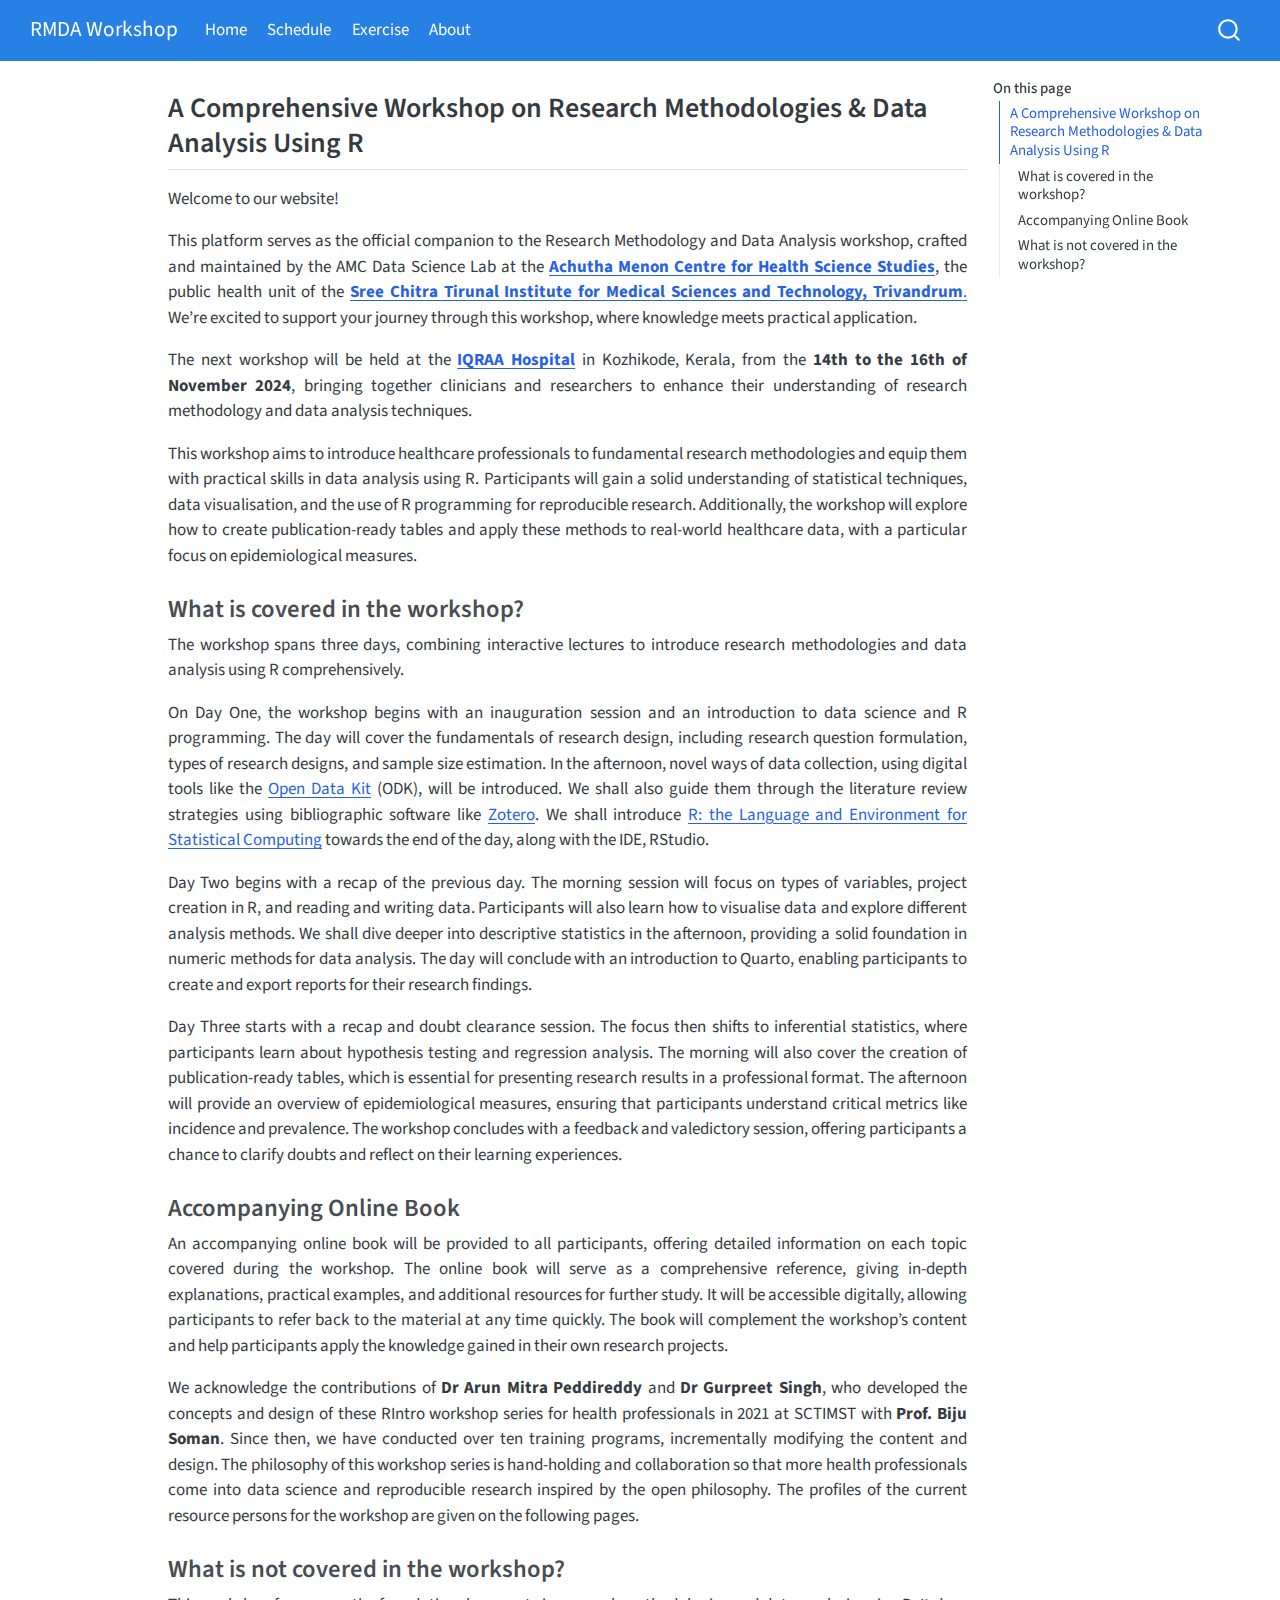
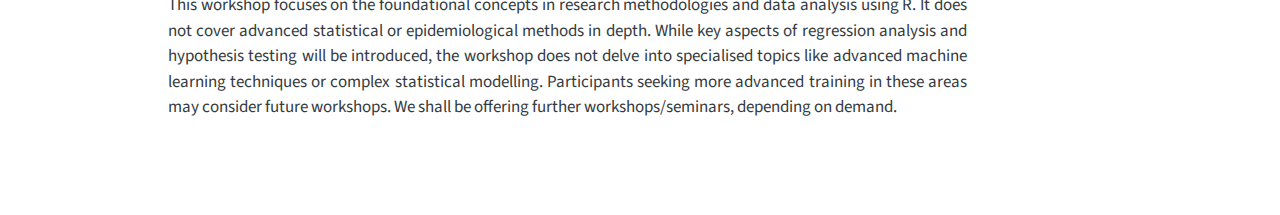
<file: docs/index.html>
<!DOCTYPE html>
<html xmlns="http://www.w3.org/1999/xhtml" lang="en" xml:lang="en"><head>

<meta charset="utf-8">
<meta name="generator" content="quarto-1.5.57">

<meta name="viewport" content="width=device-width, initial-scale=1.0, user-scalable=yes">


<title>RMDA Workshop</title>
<style>
code{white-space: pre-wrap;}
span.smallcaps{font-variant: small-caps;}
div.columns{display: flex; gap: min(4vw, 1.5em);}
div.column{flex: auto; overflow-x: auto;}
div.hanging-indent{margin-left: 1.5em; text-indent: -1.5em;}
ul.task-list{list-style: none;}
ul.task-list li input[type="checkbox"] {
  width: 0.8em;
  margin: 0 0.8em 0.2em -1em; /* quarto-specific, see https://github.com/quarto-dev/quarto-cli/issues/4556 */ 
  vertical-align: middle;
}
</style>


<script src="site_libs/quarto-nav/quarto-nav.js"></script>
<script src="site_libs/quarto-nav/headroom.min.js"></script>
<script src="site_libs/clipboard/clipboard.min.js"></script>
<script src="site_libs/quarto-search/autocomplete.umd.js"></script>
<script src="site_libs/quarto-search/fuse.min.js"></script>
<script src="site_libs/quarto-search/quarto-search.js"></script>
<meta name="quarto:offset" content="./">
<script src="site_libs/quarto-html/quarto.js"></script>
<script src="site_libs/quarto-html/popper.min.js"></script>
<script src="site_libs/quarto-html/tippy.umd.min.js"></script>
<script src="site_libs/quarto-html/anchor.min.js"></script>
<link href="site_libs/quarto-html/tippy.css" rel="stylesheet">
<link href="site_libs/quarto-html/quarto-syntax-highlighting.css" rel="stylesheet" id="quarto-text-highlighting-styles">
<script src="site_libs/bootstrap/bootstrap.min.js"></script>
<link href="site_libs/bootstrap/bootstrap-icons.css" rel="stylesheet">
<link href="site_libs/bootstrap/bootstrap.min.css" rel="stylesheet" id="quarto-bootstrap" data-mode="light">
<script id="quarto-search-options" type="application/json">{
  "location": "navbar",
  "copy-button": false,
  "collapse-after": 3,
  "panel-placement": "end",
  "type": "overlay",
  "limit": 50,
  "keyboard-shortcut": [
    "f",
    "/",
    "s"
  ],
  "show-item-context": false,
  "language": {
    "search-no-results-text": "No results",
    "search-matching-documents-text": "matching documents",
    "search-copy-link-title": "Copy link to search",
    "search-hide-matches-text": "Hide additional matches",
    "search-more-match-text": "more match in this document",
    "search-more-matches-text": "more matches in this document",
    "search-clear-button-title": "Clear",
    "search-text-placeholder": "",
    "search-detached-cancel-button-title": "Cancel",
    "search-submit-button-title": "Submit",
    "search-label": "Search"
  }
}</script>


<link rel="stylesheet" href="styles.css">
</head>

<body class="nav-fixed">

<div id="quarto-search-results"></div>
  <header id="quarto-header" class="headroom fixed-top">
    <nav class="navbar navbar-expand-lg " data-bs-theme="dark">
      <div class="navbar-container container-fluid">
      <div class="navbar-brand-container mx-auto">
    <a class="navbar-brand" href="./index.html">
    <span class="navbar-title">RMDA Workshop</span>
    </a>
  </div>
            <div id="quarto-search" class="" title="Search"></div>
          <button class="navbar-toggler" type="button" data-bs-toggle="collapse" data-bs-target="#navbarCollapse" aria-controls="navbarCollapse" role="menu" aria-expanded="false" aria-label="Toggle navigation" onclick="if (window.quartoToggleHeadroom) { window.quartoToggleHeadroom(); }">
  <span class="navbar-toggler-icon"></span>
</button>
          <div class="collapse navbar-collapse" id="navbarCollapse">
            <ul class="navbar-nav navbar-nav-scroll me-auto">
  <li class="nav-item">
    <a class="nav-link active" href="./index.html" aria-current="page"> 
<span class="menu-text">Home</span></a>
  </li>  
  <li class="nav-item">
    <a class="nav-link" href="./schedule.html"> 
<span class="menu-text">Schedule</span></a>
  </li>  
  <li class="nav-item">
    <a class="nav-link" href="./exercise.html"> 
<span class="menu-text">Exercise</span></a>
  </li>  
  <li class="nav-item">
    <a class="nav-link" href="./about.html"> 
<span class="menu-text">About</span></a>
  </li>  
</ul>
          </div> <!-- /navcollapse -->
            <div class="quarto-navbar-tools">
</div>
      </div> <!-- /container-fluid -->
    </nav>
</header>
<!-- content -->
<div id="quarto-content" class="quarto-container page-columns page-rows-contents page-layout-article page-navbar">
<!-- sidebar -->
<!-- margin-sidebar -->
    <div id="quarto-margin-sidebar" class="sidebar margin-sidebar">
        <nav id="TOC" role="doc-toc" class="toc-active">
    <h2 id="toc-title">On this page</h2>
   
  <ul>
  <li><a href="#a-comprehensive-workshop-on-research-methodologies-data-analysis-using-r" id="toc-a-comprehensive-workshop-on-research-methodologies-data-analysis-using-r" class="nav-link active" data-scroll-target="#a-comprehensive-workshop-on-research-methodologies-data-analysis-using-r">A Comprehensive Workshop on Research Methodologies &amp; Data Analysis Using R</a>
  <ul class="collapse">
  <li><a href="#what-is-covered-in-the-workshop" id="toc-what-is-covered-in-the-workshop" class="nav-link" data-scroll-target="#what-is-covered-in-the-workshop">What is covered in the workshop?</a></li>
  <li><a href="#accompanying-online-book" id="toc-accompanying-online-book" class="nav-link" data-scroll-target="#accompanying-online-book">Accompanying Online Book</a></li>
  <li><a href="#what-is-not-covered-in-the-workshop" id="toc-what-is-not-covered-in-the-workshop" class="nav-link" data-scroll-target="#what-is-not-covered-in-the-workshop">What is not covered in the workshop?</a></li>
  </ul></li>
  </ul>
</nav>
    </div>
<!-- main -->
<main class="content" id="quarto-document-content">




<section id="a-comprehensive-workshop-on-research-methodologies-data-analysis-using-r" class="level2">
<h2 class="anchored" data-anchor-id="a-comprehensive-workshop-on-research-methodologies-data-analysis-using-r">A Comprehensive Workshop on Research Methodologies &amp; Data Analysis Using R</h2>
<div style="text-align:justify">
<p>Welcome to our website!</p>
<p>This platform serves as the official companion to the Research Methodology and Data Analysis workshop, crafted and maintained by the AMC Data Science Lab at the <a href="https://www.sctimst.ac.in/About%20SCTIMST/Organisation/AMCHSS/"><strong>Achutha Menon Centre for Health Science Studies</strong></a>, the public health unit of the <a href="https://www.sctimst.ac.in/"><strong>Sree Chitra Tirunal Institute for Medical Sciences and Technology, Trivandrum</strong>.</a> We’re excited to support your journey through this workshop, where knowledge meets practical application.</p>
<p>The next workshop will be held at the <a href="https://iqraahospital.in/"><strong>IQRAA Hospital</strong></a> in Kozhikode, Kerala, from the <strong>14th to the 16th of November 2024</strong>, bringing together clinicians and researchers to enhance their understanding of research methodology and data analysis techniques.</p>
<p>This workshop aims to introduce healthcare professionals to fundamental research methodologies and equip them with practical skills in data analysis using R. Participants will gain a solid understanding of statistical techniques, data visualisation, and the use of R programming for reproducible research. Additionally, the workshop will explore how to create publication-ready tables and apply these methods to real-world healthcare data, with a particular focus on epidemiological measures.</p>
</div>
<section id="what-is-covered-in-the-workshop" class="level3">
<h3 class="anchored" data-anchor-id="what-is-covered-in-the-workshop">What is covered in the workshop?</h3>
<div style="text-align:justify">
<p>The workshop spans three days, combining interactive lectures to introduce research methodologies and data analysis using R comprehensively.</p>
<p>On Day One, the workshop begins with an inauguration session and an introduction to data science and R programming. The day will cover the fundamentals of research design, including research question formulation, types of research designs, and sample size estimation. In the afternoon, novel ways of data collection, using digital tools like the <a href="https://research.iqraahospital.in/">Open Data Kit</a> (ODK), will be introduced. We shall also guide them through the literature review strategies using bibliographic software like <a href="https://www.zotero.org/">Zotero</a>. We shall introduce <a href="https://www.R-project.org/">R: the Language and Environment for Statistical Computing</a> towards the end of the day, along with the IDE, RStudio.</p>
<p>Day Two begins with a recap of the previous day. The morning session will focus on types of variables, project creation in R, and reading and writing data. Participants will also learn how to visualise data and explore different analysis methods. We shall dive deeper into descriptive statistics in the afternoon, providing a solid foundation in numeric methods for data analysis. The day will conclude with an introduction to Quarto, enabling participants to create and export reports for their research findings.</p>
<p>Day Three starts with a recap and doubt clearance session. The focus then shifts to inferential statistics, where participants learn about hypothesis testing and regression analysis. The morning will also cover the creation of publication-ready tables, which is essential for presenting research results in a professional format. The afternoon will provide an overview of epidemiological measures, ensuring that participants understand critical metrics like incidence and prevalence. The workshop concludes with a feedback and valedictory session, offering participants a chance to clarify doubts and reflect on their learning experiences.</p>
</div>
</section>
<section id="accompanying-online-book" class="level3">
<h3 class="anchored" data-anchor-id="accompanying-online-book">Accompanying Online Book</h3>
<div style="text-align:justify">
<p>An accompanying online book will be provided to all participants, offering detailed information on each topic covered during the workshop. The online book will serve as a comprehensive reference, giving in-depth explanations, practical examples, and additional resources for further study. It will be accessible digitally, allowing participants to refer back to the material at any time quickly. The book will complement the workshop’s content and help participants apply the knowledge gained in their own research projects.</p>
<p>We acknowledge the contributions of <strong>Dr Arun Mitra Peddireddy</strong> and <strong>Dr Gurpreet Singh</strong>, who developed the concepts and design of these RIntro workshop series for health professionals in 2021 at SCTIMST with <strong>Prof.&nbsp;Biju Soman</strong>. Since then, we have conducted over ten training programs, incrementally modifying the content and design. The philosophy of this workshop series is hand-holding and collaboration so that more health professionals come into data science and reproducible research inspired by the open philosophy. The profiles of the current resource persons for the workshop are given on the following pages.</p>
</div>
</section>
<section id="what-is-not-covered-in-the-workshop" class="level3">
<h3 class="anchored" data-anchor-id="what-is-not-covered-in-the-workshop">What is not covered in the workshop?</h3>
<div style="text-align:justify">
<p>This workshop focuses on the foundational concepts in research methodologies and data analysis using R. It does not cover advanced statistical or epidemiological methods in depth. While key aspects of regression analysis and hypothesis testing will be introduced, the workshop does not delve into specialised topics like advanced machine learning techniques or complex statistical modelling. Participants seeking more advanced training in these areas may consider future workshops. We shall be offering further workshops/seminars, depending on demand.</p>
</div>


</section>
</section>

</main> <!-- /main -->
<script id="quarto-html-after-body" type="application/javascript">
window.document.addEventListener("DOMContentLoaded", function (event) {
  const toggleBodyColorMode = (bsSheetEl) => {
    const mode = bsSheetEl.getAttribute("data-mode");
    const bodyEl = window.document.querySelector("body");
    if (mode === "dark") {
      bodyEl.classList.add("quarto-dark");
      bodyEl.classList.remove("quarto-light");
    } else {
      bodyEl.classList.add("quarto-light");
      bodyEl.classList.remove("quarto-dark");
    }
  }
  const toggleBodyColorPrimary = () => {
    const bsSheetEl = window.document.querySelector("link#quarto-bootstrap");
    if (bsSheetEl) {
      toggleBodyColorMode(bsSheetEl);
    }
  }
  toggleBodyColorPrimary();  
  const icon = "";
  const anchorJS = new window.AnchorJS();
  anchorJS.options = {
    placement: 'right',
    icon: icon
  };
  anchorJS.add('.anchored');
  const isCodeAnnotation = (el) => {
    for (const clz of el.classList) {
      if (clz.startsWith('code-annotation-')) {                     
        return true;
      }
    }
    return false;
  }
  const onCopySuccess = function(e) {
    // button target
    const button = e.trigger;
    // don't keep focus
    button.blur();
    // flash "checked"
    button.classList.add('code-copy-button-checked');
    var currentTitle = button.getAttribute("title");
    button.setAttribute("title", "Copied!");
    let tooltip;
    if (window.bootstrap) {
      button.setAttribute("data-bs-toggle", "tooltip");
      button.setAttribute("data-bs-placement", "left");
      button.setAttribute("data-bs-title", "Copied!");
      tooltip = new bootstrap.Tooltip(button, 
        { trigger: "manual", 
          customClass: "code-copy-button-tooltip",
          offset: [0, -8]});
      tooltip.show();    
    }
    setTimeout(function() {
      if (tooltip) {
        tooltip.hide();
        button.removeAttribute("data-bs-title");
        button.removeAttribute("data-bs-toggle");
        button.removeAttribute("data-bs-placement");
      }
      button.setAttribute("title", currentTitle);
      button.classList.remove('code-copy-button-checked');
    }, 1000);
    // clear code selection
    e.clearSelection();
  }
  const getTextToCopy = function(trigger) {
      const codeEl = trigger.previousElementSibling.cloneNode(true);
      for (const childEl of codeEl.children) {
        if (isCodeAnnotation(childEl)) {
          childEl.remove();
        }
      }
      return codeEl.innerText;
  }
  const clipboard = new window.ClipboardJS('.code-copy-button:not([data-in-quarto-modal])', {
    text: getTextToCopy
  });
  clipboard.on('success', onCopySuccess);
  if (window.document.getElementById('quarto-embedded-source-code-modal')) {
    // For code content inside modals, clipBoardJS needs to be initialized with a container option
    // TODO: Check when it could be a function (https://github.com/zenorocha/clipboard.js/issues/860)
    const clipboardModal = new window.ClipboardJS('.code-copy-button[data-in-quarto-modal]', {
      text: getTextToCopy,
      container: window.document.getElementById('quarto-embedded-source-code-modal')
    });
    clipboardModal.on('success', onCopySuccess);
  }
    var localhostRegex = new RegExp(/^(?:http|https):\/\/localhost\:?[0-9]*\//);
    var mailtoRegex = new RegExp(/^mailto:/);
      var filterRegex = new RegExp('/' + window.location.host + '/');
    var isInternal = (href) => {
        return filterRegex.test(href) || localhostRegex.test(href) || mailtoRegex.test(href);
    }
    // Inspect non-navigation links and adorn them if external
 	var links = window.document.querySelectorAll('a[href]:not(.nav-link):not(.navbar-brand):not(.toc-action):not(.sidebar-link):not(.sidebar-item-toggle):not(.pagination-link):not(.no-external):not([aria-hidden]):not(.dropdown-item):not(.quarto-navigation-tool):not(.about-link)');
    for (var i=0; i<links.length; i++) {
      const link = links[i];
      if (!isInternal(link.href)) {
        // undo the damage that might have been done by quarto-nav.js in the case of
        // links that we want to consider external
        if (link.dataset.originalHref !== undefined) {
          link.href = link.dataset.originalHref;
        }
      }
    }
  function tippyHover(el, contentFn, onTriggerFn, onUntriggerFn) {
    const config = {
      allowHTML: true,
      maxWidth: 500,
      delay: 100,
      arrow: false,
      appendTo: function(el) {
          return el.parentElement;
      },
      interactive: true,
      interactiveBorder: 10,
      theme: 'quarto',
      placement: 'bottom-start',
    };
    if (contentFn) {
      config.content = contentFn;
    }
    if (onTriggerFn) {
      config.onTrigger = onTriggerFn;
    }
    if (onUntriggerFn) {
      config.onUntrigger = onUntriggerFn;
    }
    window.tippy(el, config); 
  }
  const noterefs = window.document.querySelectorAll('a[role="doc-noteref"]');
  for (var i=0; i<noterefs.length; i++) {
    const ref = noterefs[i];
    tippyHover(ref, function() {
      // use id or data attribute instead here
      let href = ref.getAttribute('data-footnote-href') || ref.getAttribute('href');
      try { href = new URL(href).hash; } catch {}
      const id = href.replace(/^#\/?/, "");
      const note = window.document.getElementById(id);
      if (note) {
        return note.innerHTML;
      } else {
        return "";
      }
    });
  }
  const xrefs = window.document.querySelectorAll('a.quarto-xref');
  const processXRef = (id, note) => {
    // Strip column container classes
    const stripColumnClz = (el) => {
      el.classList.remove("page-full", "page-columns");
      if (el.children) {
        for (const child of el.children) {
          stripColumnClz(child);
        }
      }
    }
    stripColumnClz(note)
    if (id === null || id.startsWith('sec-')) {
      // Special case sections, only their first couple elements
      const container = document.createElement("div");
      if (note.children && note.children.length > 2) {
        container.appendChild(note.children[0].cloneNode(true));
        for (let i = 1; i < note.children.length; i++) {
          const child = note.children[i];
          if (child.tagName === "P" && child.innerText === "") {
            continue;
          } else {
            container.appendChild(child.cloneNode(true));
            break;
          }
        }
        if (window.Quarto?.typesetMath) {
          window.Quarto.typesetMath(container);
        }
        return container.innerHTML
      } else {
        if (window.Quarto?.typesetMath) {
          window.Quarto.typesetMath(note);
        }
        return note.innerHTML;
      }
    } else {
      // Remove any anchor links if they are present
      const anchorLink = note.querySelector('a.anchorjs-link');
      if (anchorLink) {
        anchorLink.remove();
      }
      if (window.Quarto?.typesetMath) {
        window.Quarto.typesetMath(note);
      }
      // TODO in 1.5, we should make sure this works without a callout special case
      if (note.classList.contains("callout")) {
        return note.outerHTML;
      } else {
        return note.innerHTML;
      }
    }
  }
  for (var i=0; i<xrefs.length; i++) {
    const xref = xrefs[i];
    tippyHover(xref, undefined, function(instance) {
      instance.disable();
      let url = xref.getAttribute('href');
      let hash = undefined; 
      if (url.startsWith('#')) {
        hash = url;
      } else {
        try { hash = new URL(url).hash; } catch {}
      }
      if (hash) {
        const id = hash.replace(/^#\/?/, "");
        const note = window.document.getElementById(id);
        if (note !== null) {
          try {
            const html = processXRef(id, note.cloneNode(true));
            instance.setContent(html);
          } finally {
            instance.enable();
            instance.show();
          }
        } else {
          // See if we can fetch this
          fetch(url.split('#')[0])
          .then(res => res.text())
          .then(html => {
            const parser = new DOMParser();
            const htmlDoc = parser.parseFromString(html, "text/html");
            const note = htmlDoc.getElementById(id);
            if (note !== null) {
              const html = processXRef(id, note);
              instance.setContent(html);
            } 
          }).finally(() => {
            instance.enable();
            instance.show();
          });
        }
      } else {
        // See if we can fetch a full url (with no hash to target)
        // This is a special case and we should probably do some content thinning / targeting
        fetch(url)
        .then(res => res.text())
        .then(html => {
          const parser = new DOMParser();
          const htmlDoc = parser.parseFromString(html, "text/html");
          const note = htmlDoc.querySelector('main.content');
          if (note !== null) {
            // This should only happen for chapter cross references
            // (since there is no id in the URL)
            // remove the first header
            if (note.children.length > 0 && note.children[0].tagName === "HEADER") {
              note.children[0].remove();
            }
            const html = processXRef(null, note);
            instance.setContent(html);
          } 
        }).finally(() => {
          instance.enable();
          instance.show();
        });
      }
    }, function(instance) {
    });
  }
      let selectedAnnoteEl;
      const selectorForAnnotation = ( cell, annotation) => {
        let cellAttr = 'data-code-cell="' + cell + '"';
        let lineAttr = 'data-code-annotation="' +  annotation + '"';
        const selector = 'span[' + cellAttr + '][' + lineAttr + ']';
        return selector;
      }
      const selectCodeLines = (annoteEl) => {
        const doc = window.document;
        const targetCell = annoteEl.getAttribute("data-target-cell");
        const targetAnnotation = annoteEl.getAttribute("data-target-annotation");
        const annoteSpan = window.document.querySelector(selectorForAnnotation(targetCell, targetAnnotation));
        const lines = annoteSpan.getAttribute("data-code-lines").split(",");
        const lineIds = lines.map((line) => {
          return targetCell + "-" + line;
        })
        let top = null;
        let height = null;
        let parent = null;
        if (lineIds.length > 0) {
            //compute the position of the single el (top and bottom and make a div)
            const el = window.document.getElementById(lineIds[0]);
            top = el.offsetTop;
            height = el.offsetHeight;
            parent = el.parentElement.parentElement;
          if (lineIds.length > 1) {
            const lastEl = window.document.getElementById(lineIds[lineIds.length - 1]);
            const bottom = lastEl.offsetTop + lastEl.offsetHeight;
            height = bottom - top;
          }
          if (top !== null && height !== null && parent !== null) {
            // cook up a div (if necessary) and position it 
            let div = window.document.getElementById("code-annotation-line-highlight");
            if (div === null) {
              div = window.document.createElement("div");
              div.setAttribute("id", "code-annotation-line-highlight");
              div.style.position = 'absolute';
              parent.appendChild(div);
            }
            div.style.top = top - 2 + "px";
            div.style.height = height + 4 + "px";
            div.style.left = 0;
            let gutterDiv = window.document.getElementById("code-annotation-line-highlight-gutter");
            if (gutterDiv === null) {
              gutterDiv = window.document.createElement("div");
              gutterDiv.setAttribute("id", "code-annotation-line-highlight-gutter");
              gutterDiv.style.position = 'absolute';
              const codeCell = window.document.getElementById(targetCell);
              const gutter = codeCell.querySelector('.code-annotation-gutter');
              gutter.appendChild(gutterDiv);
            }
            gutterDiv.style.top = top - 2 + "px";
            gutterDiv.style.height = height + 4 + "px";
          }
          selectedAnnoteEl = annoteEl;
        }
      };
      const unselectCodeLines = () => {
        const elementsIds = ["code-annotation-line-highlight", "code-annotation-line-highlight-gutter"];
        elementsIds.forEach((elId) => {
          const div = window.document.getElementById(elId);
          if (div) {
            div.remove();
          }
        });
        selectedAnnoteEl = undefined;
      };
        // Handle positioning of the toggle
    window.addEventListener(
      "resize",
      throttle(() => {
        elRect = undefined;
        if (selectedAnnoteEl) {
          selectCodeLines(selectedAnnoteEl);
        }
      }, 10)
    );
    function throttle(fn, ms) {
    let throttle = false;
    let timer;
      return (...args) => {
        if(!throttle) { // first call gets through
            fn.apply(this, args);
            throttle = true;
        } else { // all the others get throttled
            if(timer) clearTimeout(timer); // cancel #2
            timer = setTimeout(() => {
              fn.apply(this, args);
              timer = throttle = false;
            }, ms);
        }
      };
    }
      // Attach click handler to the DT
      const annoteDls = window.document.querySelectorAll('dt[data-target-cell]');
      for (const annoteDlNode of annoteDls) {
        annoteDlNode.addEventListener('click', (event) => {
          const clickedEl = event.target;
          if (clickedEl !== selectedAnnoteEl) {
            unselectCodeLines();
            const activeEl = window.document.querySelector('dt[data-target-cell].code-annotation-active');
            if (activeEl) {
              activeEl.classList.remove('code-annotation-active');
            }
            selectCodeLines(clickedEl);
            clickedEl.classList.add('code-annotation-active');
          } else {
            // Unselect the line
            unselectCodeLines();
            clickedEl.classList.remove('code-annotation-active');
          }
        });
      }
  const findCites = (el) => {
    const parentEl = el.parentElement;
    if (parentEl) {
      const cites = parentEl.dataset.cites;
      if (cites) {
        return {
          el,
          cites: cites.split(' ')
        };
      } else {
        return findCites(el.parentElement)
      }
    } else {
      return undefined;
    }
  };
  var bibliorefs = window.document.querySelectorAll('a[role="doc-biblioref"]');
  for (var i=0; i<bibliorefs.length; i++) {
    const ref = bibliorefs[i];
    const citeInfo = findCites(ref);
    if (citeInfo) {
      tippyHover(citeInfo.el, function() {
        var popup = window.document.createElement('div');
        citeInfo.cites.forEach(function(cite) {
          var citeDiv = window.document.createElement('div');
          citeDiv.classList.add('hanging-indent');
          citeDiv.classList.add('csl-entry');
          var biblioDiv = window.document.getElementById('ref-' + cite);
          if (biblioDiv) {
            citeDiv.innerHTML = biblioDiv.innerHTML;
          }
          popup.appendChild(citeDiv);
        });
        return popup.innerHTML;
      });
    }
  }
});
</script>
</div> <!-- /content -->




</body></html>
</file>
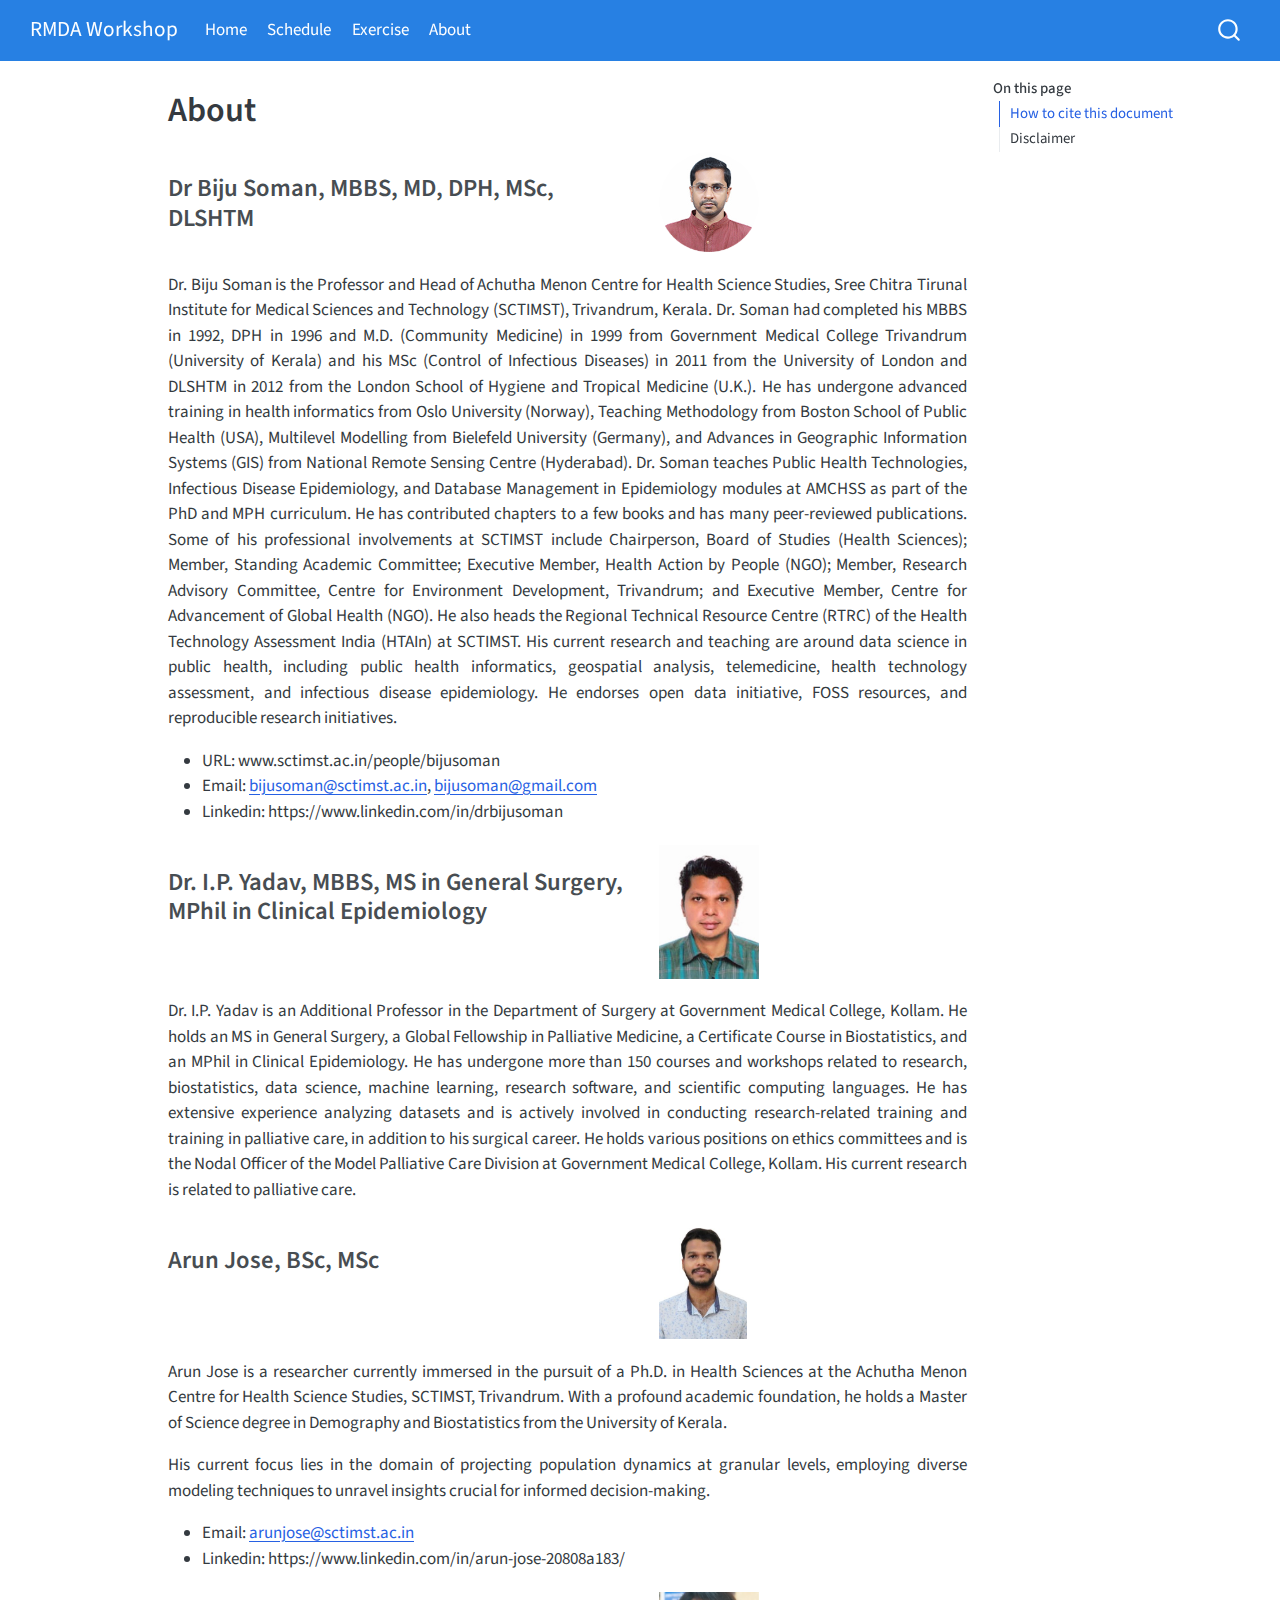
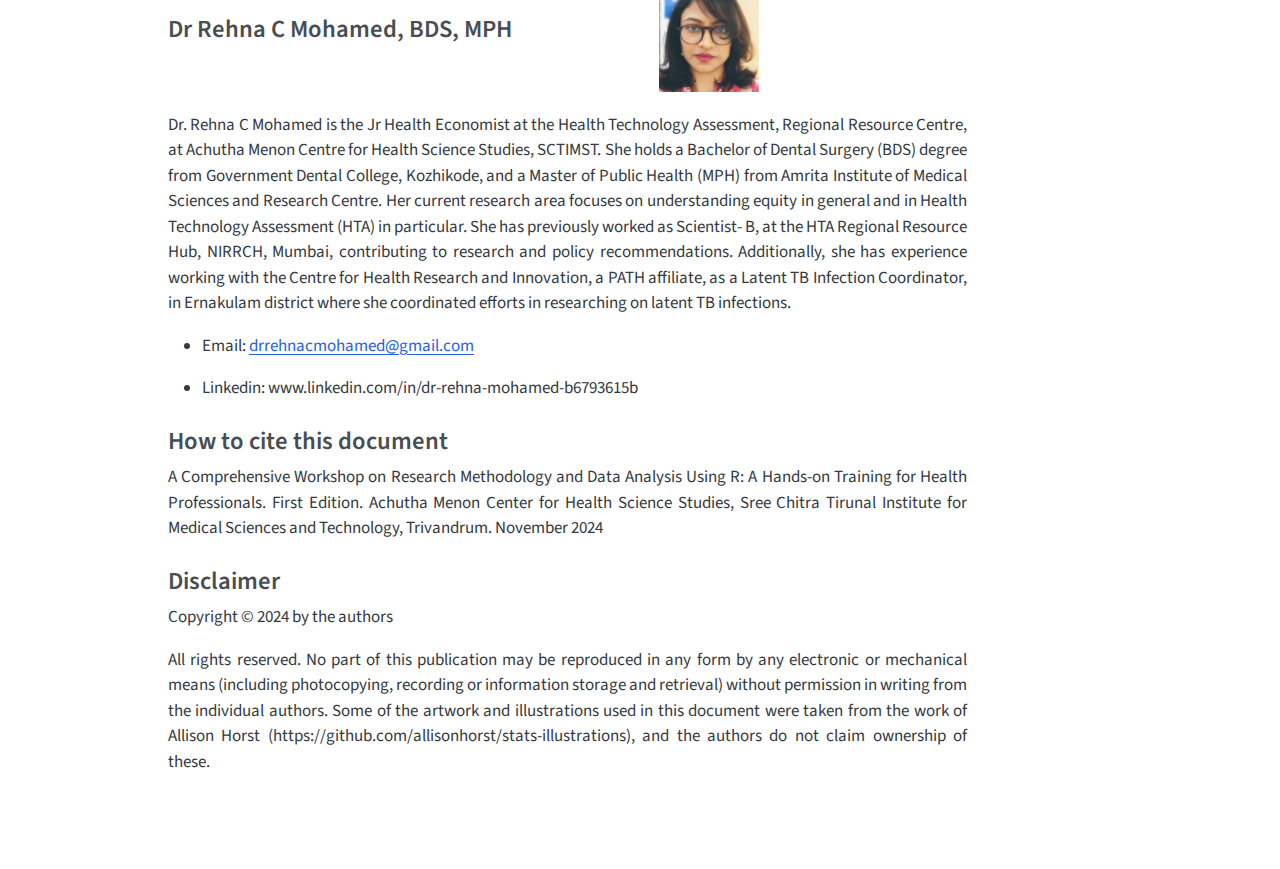
<file: docs/about.html>
<!DOCTYPE html>
<html xmlns="http://www.w3.org/1999/xhtml" lang="en" xml:lang="en"><head>

<meta charset="utf-8">
<meta name="generator" content="quarto-1.5.57">

<meta name="viewport" content="width=device-width, initial-scale=1.0, user-scalable=yes">


<title>About – RMDA Workshop</title>
<style>
code{white-space: pre-wrap;}
span.smallcaps{font-variant: small-caps;}
div.columns{display: flex; gap: min(4vw, 1.5em);}
div.column{flex: auto; overflow-x: auto;}
div.hanging-indent{margin-left: 1.5em; text-indent: -1.5em;}
ul.task-list{list-style: none;}
ul.task-list li input[type="checkbox"] {
  width: 0.8em;
  margin: 0 0.8em 0.2em -1em; /* quarto-specific, see https://github.com/quarto-dev/quarto-cli/issues/4556 */ 
  vertical-align: middle;
}
</style>


<script src="site_libs/quarto-nav/quarto-nav.js"></script>
<script src="site_libs/quarto-nav/headroom.min.js"></script>
<script src="site_libs/clipboard/clipboard.min.js"></script>
<script src="site_libs/quarto-search/autocomplete.umd.js"></script>
<script src="site_libs/quarto-search/fuse.min.js"></script>
<script src="site_libs/quarto-search/quarto-search.js"></script>
<meta name="quarto:offset" content="./">
<script src="site_libs/quarto-html/quarto.js"></script>
<script src="site_libs/quarto-html/popper.min.js"></script>
<script src="site_libs/quarto-html/tippy.umd.min.js"></script>
<script src="site_libs/quarto-html/anchor.min.js"></script>
<link href="site_libs/quarto-html/tippy.css" rel="stylesheet">
<link href="site_libs/quarto-html/quarto-syntax-highlighting.css" rel="stylesheet" id="quarto-text-highlighting-styles">
<script src="site_libs/bootstrap/bootstrap.min.js"></script>
<link href="site_libs/bootstrap/bootstrap-icons.css" rel="stylesheet">
<link href="site_libs/bootstrap/bootstrap.min.css" rel="stylesheet" id="quarto-bootstrap" data-mode="light">
<script id="quarto-search-options" type="application/json">{
  "location": "navbar",
  "copy-button": false,
  "collapse-after": 3,
  "panel-placement": "end",
  "type": "overlay",
  "limit": 50,
  "keyboard-shortcut": [
    "f",
    "/",
    "s"
  ],
  "show-item-context": false,
  "language": {
    "search-no-results-text": "No results",
    "search-matching-documents-text": "matching documents",
    "search-copy-link-title": "Copy link to search",
    "search-hide-matches-text": "Hide additional matches",
    "search-more-match-text": "more match in this document",
    "search-more-matches-text": "more matches in this document",
    "search-clear-button-title": "Clear",
    "search-text-placeholder": "",
    "search-detached-cancel-button-title": "Cancel",
    "search-submit-button-title": "Submit",
    "search-label": "Search"
  }
}</script>


<link rel="stylesheet" href="styles.css">
</head>

<body class="nav-fixed">

<div id="quarto-search-results"></div>
  <header id="quarto-header" class="headroom fixed-top">
    <nav class="navbar navbar-expand-lg " data-bs-theme="dark">
      <div class="navbar-container container-fluid">
      <div class="navbar-brand-container mx-auto">
    <a class="navbar-brand" href="./index.html">
    <span class="navbar-title">RMDA Workshop</span>
    </a>
  </div>
            <div id="quarto-search" class="" title="Search"></div>
          <button class="navbar-toggler" type="button" data-bs-toggle="collapse" data-bs-target="#navbarCollapse" aria-controls="navbarCollapse" role="menu" aria-expanded="false" aria-label="Toggle navigation" onclick="if (window.quartoToggleHeadroom) { window.quartoToggleHeadroom(); }">
  <span class="navbar-toggler-icon"></span>
</button>
          <div class="collapse navbar-collapse" id="navbarCollapse">
            <ul class="navbar-nav navbar-nav-scroll me-auto">
  <li class="nav-item">
    <a class="nav-link" href="./index.html"> 
<span class="menu-text">Home</span></a>
  </li>  
  <li class="nav-item">
    <a class="nav-link" href="./schedule.html"> 
<span class="menu-text">Schedule</span></a>
  </li>  
  <li class="nav-item">
    <a class="nav-link" href="./exercise.html"> 
<span class="menu-text">Exercise</span></a>
  </li>  
  <li class="nav-item">
    <a class="nav-link active" href="./about.html" aria-current="page"> 
<span class="menu-text">About</span></a>
  </li>  
</ul>
          </div> <!-- /navcollapse -->
            <div class="quarto-navbar-tools">
</div>
      </div> <!-- /container-fluid -->
    </nav>
</header>
<!-- content -->
<div id="quarto-content" class="quarto-container page-columns page-rows-contents page-layout-article page-navbar">
<!-- sidebar -->
<!-- margin-sidebar -->
    <div id="quarto-margin-sidebar" class="sidebar margin-sidebar">
        <nav id="TOC" role="doc-toc" class="toc-active">
    <h2 id="toc-title">On this page</h2>
   
  <ul>
  <li><a href="#how-to-cite-this-document" id="toc-how-to-cite-this-document" class="nav-link active" data-scroll-target="#how-to-cite-this-document">How to cite this document</a></li>
  <li><a href="#disclaimer" id="toc-disclaimer" class="nav-link" data-scroll-target="#disclaimer">Disclaimer</a></li>
  </ul>
</nav>
    </div>
<!-- main -->
<main class="content" id="quarto-document-content">

<header id="title-block-header" class="quarto-title-block default">
<div class="quarto-title">
<h1 class="title">About</h1>
</div>



<div class="quarto-title-meta">

    
  
    
  </div>
  


</header>


<div>

</div>
<div class="quarto-layout-panel" data-layout="[ 60, 40 ]">
<div class="quarto-layout-row">
<div id="first-column" class="quarto-layout-cell" style="flex-basis: 60.0%;justify-content: flex-start;">
<section id="dr-biju-soman-mbbs-md-dph-msc-dlshtm" class="level3 unnumbered">
<h3 class="unnumbered anchored" data-anchor-id="dr-biju-soman-mbbs-md-dph-msc-dlshtm">Dr Biju Soman, MBBS, MD, DPH, MSc, DLSHTM</h3>
</section>
</div>
<div id="second-column" class="quarto-layout-cell" style="flex-basis: 40.0%;justify-content: center;">
<p><img src="images/biju.png" class="img-fluid" width="100"></p>
</div>
</div>
</div>
<div style="text-align:justify">
<p>Dr.&nbsp;Biju Soman is the Professor and Head of Achutha Menon Centre for Health Science Studies, Sree Chitra Tirunal Institute for Medical Sciences and Technology (SCTIMST), Trivandrum, Kerala. Dr.&nbsp;Soman had completed his MBBS in 1992, DPH in 1996 and M.D.&nbsp;(Community Medicine) in 1999 from Government Medical College Trivandrum (University of Kerala) and his MSc (Control of Infectious Diseases) in 2011 from the University of London and DLSHTM in 2012 from the London School of Hygiene and Tropical Medicine (U.K.). He has undergone advanced training in health informatics from Oslo University (Norway), Teaching Methodology from Boston School of Public Health (USA), Multilevel Modelling from Bielefeld University (Germany), and Advances in Geographic Information Systems (GIS) from National Remote Sensing Centre (Hyderabad). Dr.&nbsp;Soman teaches Public Health Technologies, Infectious Disease Epidemiology, and Database Management in Epidemiology modules at AMCHSS as part of the PhD and MPH curriculum. He has contributed chapters to a few books and has many peer-reviewed publications. Some of his professional involvements at SCTIMST include Chairperson, Board of Studies (Health Sciences); Member, Standing Academic Committee; Executive Member, Health Action by People (NGO); Member, Research Advisory Committee, Centre for Environment Development, Trivandrum; and Executive Member, Centre for Advancement of Global Health (NGO). He also heads the Regional Technical Resource Centre (RTRC) of the Health Technology Assessment India (HTAIn) at SCTIMST. His current research and teaching are around data science in public health, including public health informatics, geospatial analysis, telemedicine, health technology assessment, and infectious disease epidemiology. He endorses open data initiative, FOSS resources, and reproducible research initiatives.</p>
<ul>
<li>URL: www.sctimst.ac.in/people/bijusoman</li>
<li>Email: <a href="mailto:bijusoman@sctimst.ac.in" class="email">bijusoman@sctimst.ac.in</a>, <a href="mailto:bijusoman@gmail.com" class="email">bijusoman@gmail.com</a></li>
<li>Linkedin: https://www.linkedin.com/in/drbijusoman</li>
</ul>
</div>
<div style="page-break-after: always;"></div>
<div>

</div>
<div class="quarto-layout-panel" data-layout="[ 60, 40 ]">
<div class="quarto-layout-row">
<div id="first-column" class="quarto-layout-cell" style="flex-basis: 60.0%;justify-content: flex-start;">
<section id="dr.-i.p.-yadav-mbbs-ms-in-general-surgery-mphil-in-clinical-epidemiology" class="level3 unnumbered">
<h3 class="unnumbered anchored" data-anchor-id="dr.-i.p.-yadav-mbbs-ms-in-general-surgery-mphil-in-clinical-epidemiology">Dr.&nbsp;I.P. Yadav, MBBS, MS in General Surgery, MPhil in Clinical Epidemiology</h3>
</section>
</div>
<div id="second-column" class="quarto-layout-cell" style="flex-basis: 40.0%;justify-content: center;">
<p><img src="images/ip_yadhev.jpg" class="img-fluid" width="100"></p>
</div>
</div>
</div>
<div style="text-align:justify">
<p>Dr.&nbsp;I.P. Yadav is an Additional Professor in the Department of Surgery at Government Medical College, Kollam. He holds an MS in General Surgery, a Global Fellowship in Palliative Medicine, a Certificate Course in Biostatistics, and an MPhil in Clinical Epidemiology. He has undergone more than 150 courses and workshops related to research, biostatistics, data science, machine learning, research software, and scientific computing languages. He has extensive experience analyzing datasets and is actively involved in conducting research-related training and training in palliative care, in addition to his surgical career. He holds various positions on ethics committees and is the Nodal Officer of the Model Palliative Care Division at Government Medical College, Kollam. His current research is related to palliative care.</p>
</div>
<div style="page-break-after: always;"></div>
<div>

</div>
<div class="quarto-layout-panel" data-layout="[ 60, 40 ]">
<div class="quarto-layout-row">
<section id="arun-jose-bsc-msc" class="level3 unnumbered quarto-layout-cell" style="flex-basis: 60.0%;justify-content: flex-start;">
<h3 class="unnumbered anchored" data-anchor-id="arun-jose-bsc-msc">Arun Jose, BSc, MSc</h3>
</section>
<div class="quarto-layout-cell" style="flex-basis: 40.0%;justify-content: center;">
<p><img src="images/arun.jpg" class="img-fluid" width="88"></p>
</div>
</div>
</div>
<div style="text-align:justify">
<p>Arun Jose is a researcher currently immersed in the pursuit of a Ph.D.&nbsp;in Health Sciences at the Achutha Menon Centre for Health Science Studies, SCTIMST, Trivandrum. With a profound academic foundation, he holds a Master of Science degree in Demography and Biostatistics from the University of Kerala.</p>
<p>His current focus lies in the domain of projecting population dynamics at granular levels, employing diverse modeling techniques to unravel insights crucial for informed decision-making.</p>
</div>
<ul>
<li>Email: <a href="mailto:arunjose@sctimst.ac.in" class="email">arunjose@sctimst.ac.in</a></li>
<li>Linkedin: https://www.linkedin.com/in/arun-jose-20808a183/</li>
</ul>
<div style="page-break-after: always;"></div>
<div>

</div>
<div class="quarto-layout-panel" data-layout="[ 60, 40 ]">
<div class="quarto-layout-row">
<div id="first-column" class="quarto-layout-cell" style="flex-basis: 60.0%;justify-content: flex-start;">
<section id="dr-rehna-c-mohamed-bds-mph" class="level3 unnumbered">
<h3 class="unnumbered anchored" data-anchor-id="dr-rehna-c-mohamed-bds-mph">Dr Rehna C Mohamed, BDS, MPH</h3>
</section>
</div>
<div id="second-column" class="quarto-layout-cell" style="flex-basis: 40.0%;justify-content: center;">
<p><img src="images/rehna.png" class="img-fluid" width="100"></p>
</div>
</div>
</div>
<div style="text-align:justify">
<p>Dr.&nbsp;Rehna C Mohamed is the Jr Health Economist at the Health Technology Assessment, Regional Resource Centre, at Achutha Menon Centre for Health Science Studies, SCTIMST. She holds a Bachelor of Dental Surgery (BDS) degree from Government Dental College, Kozhikode, and a Master of Public Health (MPH) from Amrita Institute of Medical Sciences and Research Centre. Her current research area focuses on understanding equity in general and in Health Technology Assessment (HTA) in particular. She has previously worked as Scientist- B, at the HTA Regional Resource Hub, NIRRCH, Mumbai, contributing to research and policy recommendations. Additionally, she has experience working with the Centre for Health Research and Innovation, a PATH affiliate, as a Latent TB Infection Coordinator, in Ernakulam district where she coordinated efforts in researching on latent TB infections.</p>
</div>
<ul>
<li><p>Email: <a href="mailto:drrehnacmohamed@gmail.com" class="email">drrehnacmohamed@gmail.com</a></p></li>
<li><p>Linkedin: www.linkedin.com/in/dr-rehna-mohamed-b6793615b</p></li>
</ul>
<section id="how-to-cite-this-document" class="level3 unnumbered">
<h3 class="unnumbered anchored" data-anchor-id="how-to-cite-this-document">How to cite this document</h3>
<div style="text-align:justify">
<p>A Comprehensive Workshop on Research Methodology and Data Analysis Using R: A Hands-on Training for Health Professionals. First Edition. Achutha Menon Center for Health Science Studies, Sree Chitra Tirunal Institute for Medical Sciences and Technology, Trivandrum. November 2024</p>
</div>
</section>
<section id="disclaimer" class="level3 unnumbered">
<h3 class="unnumbered anchored" data-anchor-id="disclaimer">Disclaimer</h3>
<div style="text-align:justify">
<p>Copyright © 2024 by the authors</p>
<p>All rights reserved. No part of this publication may be reproduced in any form by any electronic or mechanical means (including photocopying, recording or information storage and retrieval) without permission in writing from the individual authors. Some of the artwork and illustrations used in this document were taken from the work of Allison Horst (https://github.com/allisonhorst/stats-illustrations), and the authors do not claim ownership of these.</p>
</div>


</section>

</main> <!-- /main -->
<script id="quarto-html-after-body" type="application/javascript">
window.document.addEventListener("DOMContentLoaded", function (event) {
  const toggleBodyColorMode = (bsSheetEl) => {
    const mode = bsSheetEl.getAttribute("data-mode");
    const bodyEl = window.document.querySelector("body");
    if (mode === "dark") {
      bodyEl.classList.add("quarto-dark");
      bodyEl.classList.remove("quarto-light");
    } else {
      bodyEl.classList.add("quarto-light");
      bodyEl.classList.remove("quarto-dark");
    }
  }
  const toggleBodyColorPrimary = () => {
    const bsSheetEl = window.document.querySelector("link#quarto-bootstrap");
    if (bsSheetEl) {
      toggleBodyColorMode(bsSheetEl);
    }
  }
  toggleBodyColorPrimary();  
  const icon = "";
  const anchorJS = new window.AnchorJS();
  anchorJS.options = {
    placement: 'right',
    icon: icon
  };
  anchorJS.add('.anchored');
  const isCodeAnnotation = (el) => {
    for (const clz of el.classList) {
      if (clz.startsWith('code-annotation-')) {                     
        return true;
      }
    }
    return false;
  }
  const onCopySuccess = function(e) {
    // button target
    const button = e.trigger;
    // don't keep focus
    button.blur();
    // flash "checked"
    button.classList.add('code-copy-button-checked');
    var currentTitle = button.getAttribute("title");
    button.setAttribute("title", "Copied!");
    let tooltip;
    if (window.bootstrap) {
      button.setAttribute("data-bs-toggle", "tooltip");
      button.setAttribute("data-bs-placement", "left");
      button.setAttribute("data-bs-title", "Copied!");
      tooltip = new bootstrap.Tooltip(button, 
        { trigger: "manual", 
          customClass: "code-copy-button-tooltip",
          offset: [0, -8]});
      tooltip.show();    
    }
    setTimeout(function() {
      if (tooltip) {
        tooltip.hide();
        button.removeAttribute("data-bs-title");
        button.removeAttribute("data-bs-toggle");
        button.removeAttribute("data-bs-placement");
      }
      button.setAttribute("title", currentTitle);
      button.classList.remove('code-copy-button-checked');
    }, 1000);
    // clear code selection
    e.clearSelection();
  }
  const getTextToCopy = function(trigger) {
      const codeEl = trigger.previousElementSibling.cloneNode(true);
      for (const childEl of codeEl.children) {
        if (isCodeAnnotation(childEl)) {
          childEl.remove();
        }
      }
      return codeEl.innerText;
  }
  const clipboard = new window.ClipboardJS('.code-copy-button:not([data-in-quarto-modal])', {
    text: getTextToCopy
  });
  clipboard.on('success', onCopySuccess);
  if (window.document.getElementById('quarto-embedded-source-code-modal')) {
    // For code content inside modals, clipBoardJS needs to be initialized with a container option
    // TODO: Check when it could be a function (https://github.com/zenorocha/clipboard.js/issues/860)
    const clipboardModal = new window.ClipboardJS('.code-copy-button[data-in-quarto-modal]', {
      text: getTextToCopy,
      container: window.document.getElementById('quarto-embedded-source-code-modal')
    });
    clipboardModal.on('success', onCopySuccess);
  }
    var localhostRegex = new RegExp(/^(?:http|https):\/\/localhost\:?[0-9]*\//);
    var mailtoRegex = new RegExp(/^mailto:/);
      var filterRegex = new RegExp('/' + window.location.host + '/');
    var isInternal = (href) => {
        return filterRegex.test(href) || localhostRegex.test(href) || mailtoRegex.test(href);
    }
    // Inspect non-navigation links and adorn them if external
 	var links = window.document.querySelectorAll('a[href]:not(.nav-link):not(.navbar-brand):not(.toc-action):not(.sidebar-link):not(.sidebar-item-toggle):not(.pagination-link):not(.no-external):not([aria-hidden]):not(.dropdown-item):not(.quarto-navigation-tool):not(.about-link)');
    for (var i=0; i<links.length; i++) {
      const link = links[i];
      if (!isInternal(link.href)) {
        // undo the damage that might have been done by quarto-nav.js in the case of
        // links that we want to consider external
        if (link.dataset.originalHref !== undefined) {
          link.href = link.dataset.originalHref;
        }
      }
    }
  function tippyHover(el, contentFn, onTriggerFn, onUntriggerFn) {
    const config = {
      allowHTML: true,
      maxWidth: 500,
      delay: 100,
      arrow: false,
      appendTo: function(el) {
          return el.parentElement;
      },
      interactive: true,
      interactiveBorder: 10,
      theme: 'quarto',
      placement: 'bottom-start',
    };
    if (contentFn) {
      config.content = contentFn;
    }
    if (onTriggerFn) {
      config.onTrigger = onTriggerFn;
    }
    if (onUntriggerFn) {
      config.onUntrigger = onUntriggerFn;
    }
    window.tippy(el, config); 
  }
  const noterefs = window.document.querySelectorAll('a[role="doc-noteref"]');
  for (var i=0; i<noterefs.length; i++) {
    const ref = noterefs[i];
    tippyHover(ref, function() {
      // use id or data attribute instead here
      let href = ref.getAttribute('data-footnote-href') || ref.getAttribute('href');
      try { href = new URL(href).hash; } catch {}
      const id = href.replace(/^#\/?/, "");
      const note = window.document.getElementById(id);
      if (note) {
        return note.innerHTML;
      } else {
        return "";
      }
    });
  }
  const xrefs = window.document.querySelectorAll('a.quarto-xref');
  const processXRef = (id, note) => {
    // Strip column container classes
    const stripColumnClz = (el) => {
      el.classList.remove("page-full", "page-columns");
      if (el.children) {
        for (const child of el.children) {
          stripColumnClz(child);
        }
      }
    }
    stripColumnClz(note)
    if (id === null || id.startsWith('sec-')) {
      // Special case sections, only their first couple elements
      const container = document.createElement("div");
      if (note.children && note.children.length > 2) {
        container.appendChild(note.children[0].cloneNode(true));
        for (let i = 1; i < note.children.length; i++) {
          const child = note.children[i];
          if (child.tagName === "P" && child.innerText === "") {
            continue;
          } else {
            container.appendChild(child.cloneNode(true));
            break;
          }
        }
        if (window.Quarto?.typesetMath) {
          window.Quarto.typesetMath(container);
        }
        return container.innerHTML
      } else {
        if (window.Quarto?.typesetMath) {
          window.Quarto.typesetMath(note);
        }
        return note.innerHTML;
      }
    } else {
      // Remove any anchor links if they are present
      const anchorLink = note.querySelector('a.anchorjs-link');
      if (anchorLink) {
        anchorLink.remove();
      }
      if (window.Quarto?.typesetMath) {
        window.Quarto.typesetMath(note);
      }
      // TODO in 1.5, we should make sure this works without a callout special case
      if (note.classList.contains("callout")) {
        return note.outerHTML;
      } else {
        return note.innerHTML;
      }
    }
  }
  for (var i=0; i<xrefs.length; i++) {
    const xref = xrefs[i];
    tippyHover(xref, undefined, function(instance) {
      instance.disable();
      let url = xref.getAttribute('href');
      let hash = undefined; 
      if (url.startsWith('#')) {
        hash = url;
      } else {
        try { hash = new URL(url).hash; } catch {}
      }
      if (hash) {
        const id = hash.replace(/^#\/?/, "");
        const note = window.document.getElementById(id);
        if (note !== null) {
          try {
            const html = processXRef(id, note.cloneNode(true));
            instance.setContent(html);
          } finally {
            instance.enable();
            instance.show();
          }
        } else {
          // See if we can fetch this
          fetch(url.split('#')[0])
          .then(res => res.text())
          .then(html => {
            const parser = new DOMParser();
            const htmlDoc = parser.parseFromString(html, "text/html");
            const note = htmlDoc.getElementById(id);
            if (note !== null) {
              const html = processXRef(id, note);
              instance.setContent(html);
            } 
          }).finally(() => {
            instance.enable();
            instance.show();
          });
        }
      } else {
        // See if we can fetch a full url (with no hash to target)
        // This is a special case and we should probably do some content thinning / targeting
        fetch(url)
        .then(res => res.text())
        .then(html => {
          const parser = new DOMParser();
          const htmlDoc = parser.parseFromString(html, "text/html");
          const note = htmlDoc.querySelector('main.content');
          if (note !== null) {
            // This should only happen for chapter cross references
            // (since there is no id in the URL)
            // remove the first header
            if (note.children.length > 0 && note.children[0].tagName === "HEADER") {
              note.children[0].remove();
            }
            const html = processXRef(null, note);
            instance.setContent(html);
          } 
        }).finally(() => {
          instance.enable();
          instance.show();
        });
      }
    }, function(instance) {
    });
  }
      let selectedAnnoteEl;
      const selectorForAnnotation = ( cell, annotation) => {
        let cellAttr = 'data-code-cell="' + cell + '"';
        let lineAttr = 'data-code-annotation="' +  annotation + '"';
        const selector = 'span[' + cellAttr + '][' + lineAttr + ']';
        return selector;
      }
      const selectCodeLines = (annoteEl) => {
        const doc = window.document;
        const targetCell = annoteEl.getAttribute("data-target-cell");
        const targetAnnotation = annoteEl.getAttribute("data-target-annotation");
        const annoteSpan = window.document.querySelector(selectorForAnnotation(targetCell, targetAnnotation));
        const lines = annoteSpan.getAttribute("data-code-lines").split(",");
        const lineIds = lines.map((line) => {
          return targetCell + "-" + line;
        })
        let top = null;
        let height = null;
        let parent = null;
        if (lineIds.length > 0) {
            //compute the position of the single el (top and bottom and make a div)
            const el = window.document.getElementById(lineIds[0]);
            top = el.offsetTop;
            height = el.offsetHeight;
            parent = el.parentElement.parentElement;
          if (lineIds.length > 1) {
            const lastEl = window.document.getElementById(lineIds[lineIds.length - 1]);
            const bottom = lastEl.offsetTop + lastEl.offsetHeight;
            height = bottom - top;
          }
          if (top !== null && height !== null && parent !== null) {
            // cook up a div (if necessary) and position it 
            let div = window.document.getElementById("code-annotation-line-highlight");
            if (div === null) {
              div = window.document.createElement("div");
              div.setAttribute("id", "code-annotation-line-highlight");
              div.style.position = 'absolute';
              parent.appendChild(div);
            }
            div.style.top = top - 2 + "px";
            div.style.height = height + 4 + "px";
            div.style.left = 0;
            let gutterDiv = window.document.getElementById("code-annotation-line-highlight-gutter");
            if (gutterDiv === null) {
              gutterDiv = window.document.createElement("div");
              gutterDiv.setAttribute("id", "code-annotation-line-highlight-gutter");
              gutterDiv.style.position = 'absolute';
              const codeCell = window.document.getElementById(targetCell);
              const gutter = codeCell.querySelector('.code-annotation-gutter');
              gutter.appendChild(gutterDiv);
            }
            gutterDiv.style.top = top - 2 + "px";
            gutterDiv.style.height = height + 4 + "px";
          }
          selectedAnnoteEl = annoteEl;
        }
      };
      const unselectCodeLines = () => {
        const elementsIds = ["code-annotation-line-highlight", "code-annotation-line-highlight-gutter"];
        elementsIds.forEach((elId) => {
          const div = window.document.getElementById(elId);
          if (div) {
            div.remove();
          }
        });
        selectedAnnoteEl = undefined;
      };
        // Handle positioning of the toggle
    window.addEventListener(
      "resize",
      throttle(() => {
        elRect = undefined;
        if (selectedAnnoteEl) {
          selectCodeLines(selectedAnnoteEl);
        }
      }, 10)
    );
    function throttle(fn, ms) {
    let throttle = false;
    let timer;
      return (...args) => {
        if(!throttle) { // first call gets through
            fn.apply(this, args);
            throttle = true;
        } else { // all the others get throttled
            if(timer) clearTimeout(timer); // cancel #2
            timer = setTimeout(() => {
              fn.apply(this, args);
              timer = throttle = false;
            }, ms);
        }
      };
    }
      // Attach click handler to the DT
      const annoteDls = window.document.querySelectorAll('dt[data-target-cell]');
      for (const annoteDlNode of annoteDls) {
        annoteDlNode.addEventListener('click', (event) => {
          const clickedEl = event.target;
          if (clickedEl !== selectedAnnoteEl) {
            unselectCodeLines();
            const activeEl = window.document.querySelector('dt[data-target-cell].code-annotation-active');
            if (activeEl) {
              activeEl.classList.remove('code-annotation-active');
            }
            selectCodeLines(clickedEl);
            clickedEl.classList.add('code-annotation-active');
          } else {
            // Unselect the line
            unselectCodeLines();
            clickedEl.classList.remove('code-annotation-active');
          }
        });
      }
  const findCites = (el) => {
    const parentEl = el.parentElement;
    if (parentEl) {
      const cites = parentEl.dataset.cites;
      if (cites) {
        return {
          el,
          cites: cites.split(' ')
        };
      } else {
        return findCites(el.parentElement)
      }
    } else {
      return undefined;
    }
  };
  var bibliorefs = window.document.querySelectorAll('a[role="doc-biblioref"]');
  for (var i=0; i<bibliorefs.length; i++) {
    const ref = bibliorefs[i];
    const citeInfo = findCites(ref);
    if (citeInfo) {
      tippyHover(citeInfo.el, function() {
        var popup = window.document.createElement('div');
        citeInfo.cites.forEach(function(cite) {
          var citeDiv = window.document.createElement('div');
          citeDiv.classList.add('hanging-indent');
          citeDiv.classList.add('csl-entry');
          var biblioDiv = window.document.getElementById('ref-' + cite);
          if (biblioDiv) {
            citeDiv.innerHTML = biblioDiv.innerHTML;
          }
          popup.appendChild(citeDiv);
        });
        return popup.innerHTML;
      });
    }
  }
});
</script>
</div> <!-- /content -->




</body></html>
</file>
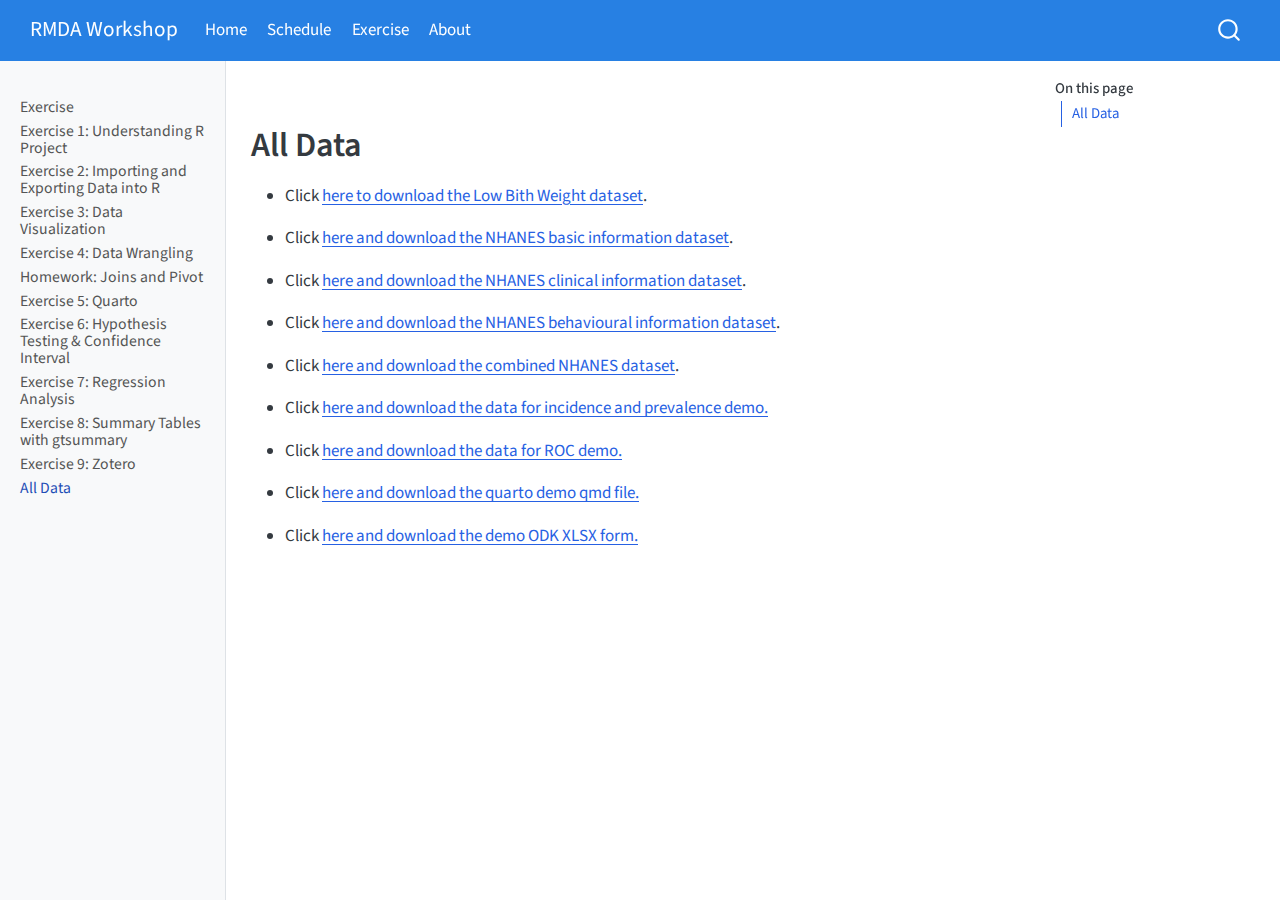
<file: docs/all_data.html>
<!DOCTYPE html>
<html xmlns="http://www.w3.org/1999/xhtml" lang="en" xml:lang="en"><head>

<meta charset="utf-8">
<meta name="generator" content="quarto-1.5.57">

<meta name="viewport" content="width=device-width, initial-scale=1.0, user-scalable=yes">


<title>all_data – RMDA Workshop</title>
<style>
code{white-space: pre-wrap;}
span.smallcaps{font-variant: small-caps;}
div.columns{display: flex; gap: min(4vw, 1.5em);}
div.column{flex: auto; overflow-x: auto;}
div.hanging-indent{margin-left: 1.5em; text-indent: -1.5em;}
ul.task-list{list-style: none;}
ul.task-list li input[type="checkbox"] {
  width: 0.8em;
  margin: 0 0.8em 0.2em -1em; /* quarto-specific, see https://github.com/quarto-dev/quarto-cli/issues/4556 */ 
  vertical-align: middle;
}
</style>


<script src="site_libs/quarto-nav/quarto-nav.js"></script>
<script src="site_libs/quarto-nav/headroom.min.js"></script>
<script src="site_libs/clipboard/clipboard.min.js"></script>
<script src="site_libs/quarto-search/autocomplete.umd.js"></script>
<script src="site_libs/quarto-search/fuse.min.js"></script>
<script src="site_libs/quarto-search/quarto-search.js"></script>
<meta name="quarto:offset" content="./">
<script src="site_libs/quarto-html/quarto.js"></script>
<script src="site_libs/quarto-html/popper.min.js"></script>
<script src="site_libs/quarto-html/tippy.umd.min.js"></script>
<script src="site_libs/quarto-html/anchor.min.js"></script>
<link href="site_libs/quarto-html/tippy.css" rel="stylesheet">
<link href="site_libs/quarto-html/quarto-syntax-highlighting.css" rel="stylesheet" id="quarto-text-highlighting-styles">
<script src="site_libs/bootstrap/bootstrap.min.js"></script>
<link href="site_libs/bootstrap/bootstrap-icons.css" rel="stylesheet">
<link href="site_libs/bootstrap/bootstrap.min.css" rel="stylesheet" id="quarto-bootstrap" data-mode="light">
<script id="quarto-search-options" type="application/json">{
  "location": "navbar",
  "copy-button": false,
  "collapse-after": 3,
  "panel-placement": "end",
  "type": "overlay",
  "limit": 50,
  "keyboard-shortcut": [
    "f",
    "/",
    "s"
  ],
  "show-item-context": false,
  "language": {
    "search-no-results-text": "No results",
    "search-matching-documents-text": "matching documents",
    "search-copy-link-title": "Copy link to search",
    "search-hide-matches-text": "Hide additional matches",
    "search-more-match-text": "more match in this document",
    "search-more-matches-text": "more matches in this document",
    "search-clear-button-title": "Clear",
    "search-text-placeholder": "",
    "search-detached-cancel-button-title": "Cancel",
    "search-submit-button-title": "Submit",
    "search-label": "Search"
  }
}</script>


<link rel="stylesheet" href="styles.css">
</head>

<body class="nav-sidebar docked nav-fixed">

<div id="quarto-search-results"></div>
  <header id="quarto-header" class="headroom fixed-top">
    <nav class="navbar navbar-expand-lg " data-bs-theme="dark">
      <div class="navbar-container container-fluid">
      <div class="navbar-brand-container mx-auto">
    <a class="navbar-brand" href="./index.html">
    <span class="navbar-title">RMDA Workshop</span>
    </a>
  </div>
            <div id="quarto-search" class="" title="Search"></div>
          <button class="navbar-toggler" type="button" data-bs-toggle="collapse" data-bs-target="#navbarCollapse" aria-controls="navbarCollapse" role="menu" aria-expanded="false" aria-label="Toggle navigation" onclick="if (window.quartoToggleHeadroom) { window.quartoToggleHeadroom(); }">
  <span class="navbar-toggler-icon"></span>
</button>
          <div class="collapse navbar-collapse" id="navbarCollapse">
            <ul class="navbar-nav navbar-nav-scroll me-auto">
  <li class="nav-item">
    <a class="nav-link" href="./index.html"> 
<span class="menu-text">Home</span></a>
  </li>  
  <li class="nav-item">
    <a class="nav-link" href="./schedule.html"> 
<span class="menu-text">Schedule</span></a>
  </li>  
  <li class="nav-item">
    <a class="nav-link active" href="./exercise.html" aria-current="page"> 
<span class="menu-text">Exercise</span></a>
  </li>  
  <li class="nav-item">
    <a class="nav-link" href="./about.html"> 
<span class="menu-text">About</span></a>
  </li>  
</ul>
          </div> <!-- /navcollapse -->
            <div class="quarto-navbar-tools">
</div>
      </div> <!-- /container-fluid -->
    </nav>
  <nav class="quarto-secondary-nav">
    <div class="container-fluid d-flex">
      <button type="button" class="quarto-btn-toggle btn" data-bs-toggle="collapse" role="button" data-bs-target=".quarto-sidebar-collapse-item" aria-controls="quarto-sidebar" aria-expanded="false" aria-label="Toggle sidebar navigation" onclick="if (window.quartoToggleHeadroom) { window.quartoToggleHeadroom(); }">
        <i class="bi bi-layout-text-sidebar-reverse"></i>
      </button>
        <nav class="quarto-page-breadcrumbs" aria-label="breadcrumb"><ol class="breadcrumb"><li class="breadcrumb-item"><a href="./all_data.html">All Data</a></li></ol></nav>
        <a class="flex-grow-1" role="navigation" data-bs-toggle="collapse" data-bs-target=".quarto-sidebar-collapse-item" aria-controls="quarto-sidebar" aria-expanded="false" aria-label="Toggle sidebar navigation" onclick="if (window.quartoToggleHeadroom) { window.quartoToggleHeadroom(); }">      
        </a>
    </div>
  </nav>
</header>
<!-- content -->
<div id="quarto-content" class="quarto-container page-columns page-rows-contents page-layout-article page-navbar">
<!-- sidebar -->
  <nav id="quarto-sidebar" class="sidebar collapse collapse-horizontal quarto-sidebar-collapse-item sidebar-navigation docked overflow-auto">
    <div class="sidebar-menu-container"> 
    <ul class="list-unstyled mt-1">
        <li class="sidebar-item">
  <div class="sidebar-item-container"> 
  <a href="./exercise.html" class="sidebar-item-text sidebar-link">
 <span class="menu-text">Exercise</span></a>
  </div>
</li>
        <li class="sidebar-item">
  <div class="sidebar-item-container"> 
  <a href="./exercise1.html" class="sidebar-item-text sidebar-link">
 <span class="menu-text">Exercise 1: Understanding R Project</span></a>
  </div>
</li>
        <li class="sidebar-item">
  <div class="sidebar-item-container"> 
  <a href="./exercise2.html" class="sidebar-item-text sidebar-link">
 <span class="menu-text">Exercise 2: Importing and Exporting Data into R</span></a>
  </div>
</li>
        <li class="sidebar-item">
  <div class="sidebar-item-container"> 
  <a href="./exercise3.html" class="sidebar-item-text sidebar-link">
 <span class="menu-text">Exercise 3: Data Visualization</span></a>
  </div>
</li>
        <li class="sidebar-item">
  <div class="sidebar-item-container"> 
  <a href="./exercise4.html" class="sidebar-item-text sidebar-link">
 <span class="menu-text">Exercise 4: Data Wrangling</span></a>
  </div>
</li>
        <li class="sidebar-item">
  <div class="sidebar-item-container"> 
  <a href="./homework1.html" class="sidebar-item-text sidebar-link">
 <span class="menu-text">Homework: Joins and Pivot</span></a>
  </div>
</li>
        <li class="sidebar-item">
  <div class="sidebar-item-container"> 
  <a href="./exercise_quarto.html" class="sidebar-item-text sidebar-link">
 <span class="menu-text">Exercise 5: Quarto</span></a>
  </div>
</li>
        <li class="sidebar-item">
  <div class="sidebar-item-container"> 
  <a href="./exercise_stat_inference.html" class="sidebar-item-text sidebar-link">
 <span class="menu-text">Exercise 6: Hypothesis Testing &amp; Confidence Interval</span></a>
  </div>
</li>
        <li class="sidebar-item">
  <div class="sidebar-item-container"> 
  <a href="./exercise_regression.html" class="sidebar-item-text sidebar-link">
 <span class="menu-text">Exercise 7: Regression Analysis</span></a>
  </div>
</li>
        <li class="sidebar-item">
  <div class="sidebar-item-container"> 
  <a href="./exercise_gtsummary.html" class="sidebar-item-text sidebar-link">
 <span class="menu-text">Exercise 8: Summary Tables with gtsummary</span></a>
  </div>
</li>
        <li class="sidebar-item">
  <div class="sidebar-item-container"> 
  <a href="./exercise_zotero.html" class="sidebar-item-text sidebar-link">
 <span class="menu-text">Exercise 9: Zotero</span></a>
  </div>
</li>
        <li class="sidebar-item">
  <div class="sidebar-item-container"> 
  <a href="./all_data.html" class="sidebar-item-text sidebar-link active">
 <span class="menu-text">All Data</span></a>
  </div>
</li>
    </ul>
    </div>
</nav>
<div id="quarto-sidebar-glass" class="quarto-sidebar-collapse-item" data-bs-toggle="collapse" data-bs-target=".quarto-sidebar-collapse-item"></div>
<!-- margin-sidebar -->
    <div id="quarto-margin-sidebar" class="sidebar margin-sidebar">
        <nav id="TOC" role="doc-toc" class="toc-active">
    <h2 id="toc-title">On this page</h2>
   
  <ul>
  <li><a href="#all-data" id="toc-all-data" class="nav-link active" data-scroll-target="#all-data">All Data</a></li>
  </ul>
</nav>
    </div>
<!-- main -->
<main class="content" id="quarto-document-content">




<section id="all-data" class="level1">
<h1>All Data</h1>
<ul>
<li><p>Click <a href="https://drive.usercontent.google.com/u/0/uc?id=1DDkS4pdyt41Q9f4cB42yfusquFjwZ7kL&amp;export=download">here to download the Low Bith Weight dataset</a>.</p></li>
<li><p>Click <a href="https://drive.google.com/file/d/1qSreweoNau9_sJ2LSTFGc0arp70QyBYR/view?usp=drive_link">here and download the NHANES basic information dataset</a>.</p></li>
<li><p>Click <a href="https://drive.google.com/file/d/1KVKJOlK6vpsy693gKKyEFDr3PjarcEUj/view?usp=sharing">here and download the NHANES clinical information dataset</a>.</p></li>
<li><p>Click <a href="https://drive.google.com/file/d/1hCbVYBul7f94KsBYc7af9AqxlT58FkzK/view?usp=sharing">here and download the NHANES behavioural information dataset</a>.</p></li>
<li><p>Click <a href="https://drive.google.com/file/d/1WZCiBNSitwybSnWIiTJSnz11_o9skBM-/view?usp=sharing">here and download the combined NHANES dataset</a>.</p></li>
<li><p>Click <a href="https://drive.google.com/file/d/1WZCiBNSitwybSnWIiTJSnz11_o9skBM-/view?usp=sharing">here and download the data for incidence and prevalence demo.</a></p></li>
<li><p>Click <a href="https://drive.google.com/file/d/1h0X37MCs9HTKO2a-VCgspg1Axn4ZaO-Y/view?usp=sharing">here and download the data for ROC demo.</a></p></li>
<li><p>Click <a href="https://drive.google.com/file/d/1e9X-QVBCrOCAjD62eWlX2L_nqouZ2e5Z/view?usp=drive_link">here and download the quarto demo qmd file.</a></p></li>
<li><p>Click <a href="https://docs.google.com/spreadsheets/d/10C1jXNB7eVgF5SqoOnD4hc752X2rXofX/edit?usp=sharing&amp;ouid=110590584996345378543&amp;rtpof=true&amp;sd=true">here and download the demo ODK XLSX form.</a></p></li>
</ul>


</section>

</main> <!-- /main -->
<script id="quarto-html-after-body" type="application/javascript">
window.document.addEventListener("DOMContentLoaded", function (event) {
  const toggleBodyColorMode = (bsSheetEl) => {
    const mode = bsSheetEl.getAttribute("data-mode");
    const bodyEl = window.document.querySelector("body");
    if (mode === "dark") {
      bodyEl.classList.add("quarto-dark");
      bodyEl.classList.remove("quarto-light");
    } else {
      bodyEl.classList.add("quarto-light");
      bodyEl.classList.remove("quarto-dark");
    }
  }
  const toggleBodyColorPrimary = () => {
    const bsSheetEl = window.document.querySelector("link#quarto-bootstrap");
    if (bsSheetEl) {
      toggleBodyColorMode(bsSheetEl);
    }
  }
  toggleBodyColorPrimary();  
  const icon = "";
  const anchorJS = new window.AnchorJS();
  anchorJS.options = {
    placement: 'right',
    icon: icon
  };
  anchorJS.add('.anchored');
  const isCodeAnnotation = (el) => {
    for (const clz of el.classList) {
      if (clz.startsWith('code-annotation-')) {                     
        return true;
      }
    }
    return false;
  }
  const onCopySuccess = function(e) {
    // button target
    const button = e.trigger;
    // don't keep focus
    button.blur();
    // flash "checked"
    button.classList.add('code-copy-button-checked');
    var currentTitle = button.getAttribute("title");
    button.setAttribute("title", "Copied!");
    let tooltip;
    if (window.bootstrap) {
      button.setAttribute("data-bs-toggle", "tooltip");
      button.setAttribute("data-bs-placement", "left");
      button.setAttribute("data-bs-title", "Copied!");
      tooltip = new bootstrap.Tooltip(button, 
        { trigger: "manual", 
          customClass: "code-copy-button-tooltip",
          offset: [0, -8]});
      tooltip.show();    
    }
    setTimeout(function() {
      if (tooltip) {
        tooltip.hide();
        button.removeAttribute("data-bs-title");
        button.removeAttribute("data-bs-toggle");
        button.removeAttribute("data-bs-placement");
      }
      button.setAttribute("title", currentTitle);
      button.classList.remove('code-copy-button-checked');
    }, 1000);
    // clear code selection
    e.clearSelection();
  }
  const getTextToCopy = function(trigger) {
      const codeEl = trigger.previousElementSibling.cloneNode(true);
      for (const childEl of codeEl.children) {
        if (isCodeAnnotation(childEl)) {
          childEl.remove();
        }
      }
      return codeEl.innerText;
  }
  const clipboard = new window.ClipboardJS('.code-copy-button:not([data-in-quarto-modal])', {
    text: getTextToCopy
  });
  clipboard.on('success', onCopySuccess);
  if (window.document.getElementById('quarto-embedded-source-code-modal')) {
    // For code content inside modals, clipBoardJS needs to be initialized with a container option
    // TODO: Check when it could be a function (https://github.com/zenorocha/clipboard.js/issues/860)
    const clipboardModal = new window.ClipboardJS('.code-copy-button[data-in-quarto-modal]', {
      text: getTextToCopy,
      container: window.document.getElementById('quarto-embedded-source-code-modal')
    });
    clipboardModal.on('success', onCopySuccess);
  }
    var localhostRegex = new RegExp(/^(?:http|https):\/\/localhost\:?[0-9]*\//);
    var mailtoRegex = new RegExp(/^mailto:/);
      var filterRegex = new RegExp('/' + window.location.host + '/');
    var isInternal = (href) => {
        return filterRegex.test(href) || localhostRegex.test(href) || mailtoRegex.test(href);
    }
    // Inspect non-navigation links and adorn them if external
 	var links = window.document.querySelectorAll('a[href]:not(.nav-link):not(.navbar-brand):not(.toc-action):not(.sidebar-link):not(.sidebar-item-toggle):not(.pagination-link):not(.no-external):not([aria-hidden]):not(.dropdown-item):not(.quarto-navigation-tool):not(.about-link)');
    for (var i=0; i<links.length; i++) {
      const link = links[i];
      if (!isInternal(link.href)) {
        // undo the damage that might have been done by quarto-nav.js in the case of
        // links that we want to consider external
        if (link.dataset.originalHref !== undefined) {
          link.href = link.dataset.originalHref;
        }
      }
    }
  function tippyHover(el, contentFn, onTriggerFn, onUntriggerFn) {
    const config = {
      allowHTML: true,
      maxWidth: 500,
      delay: 100,
      arrow: false,
      appendTo: function(el) {
          return el.parentElement;
      },
      interactive: true,
      interactiveBorder: 10,
      theme: 'quarto',
      placement: 'bottom-start',
    };
    if (contentFn) {
      config.content = contentFn;
    }
    if (onTriggerFn) {
      config.onTrigger = onTriggerFn;
    }
    if (onUntriggerFn) {
      config.onUntrigger = onUntriggerFn;
    }
    window.tippy(el, config); 
  }
  const noterefs = window.document.querySelectorAll('a[role="doc-noteref"]');
  for (var i=0; i<noterefs.length; i++) {
    const ref = noterefs[i];
    tippyHover(ref, function() {
      // use id or data attribute instead here
      let href = ref.getAttribute('data-footnote-href') || ref.getAttribute('href');
      try { href = new URL(href).hash; } catch {}
      const id = href.replace(/^#\/?/, "");
      const note = window.document.getElementById(id);
      if (note) {
        return note.innerHTML;
      } else {
        return "";
      }
    });
  }
  const xrefs = window.document.querySelectorAll('a.quarto-xref');
  const processXRef = (id, note) => {
    // Strip column container classes
    const stripColumnClz = (el) => {
      el.classList.remove("page-full", "page-columns");
      if (el.children) {
        for (const child of el.children) {
          stripColumnClz(child);
        }
      }
    }
    stripColumnClz(note)
    if (id === null || id.startsWith('sec-')) {
      // Special case sections, only their first couple elements
      const container = document.createElement("div");
      if (note.children && note.children.length > 2) {
        container.appendChild(note.children[0].cloneNode(true));
        for (let i = 1; i < note.children.length; i++) {
          const child = note.children[i];
          if (child.tagName === "P" && child.innerText === "") {
            continue;
          } else {
            container.appendChild(child.cloneNode(true));
            break;
          }
        }
        if (window.Quarto?.typesetMath) {
          window.Quarto.typesetMath(container);
        }
        return container.innerHTML
      } else {
        if (window.Quarto?.typesetMath) {
          window.Quarto.typesetMath(note);
        }
        return note.innerHTML;
      }
    } else {
      // Remove any anchor links if they are present
      const anchorLink = note.querySelector('a.anchorjs-link');
      if (anchorLink) {
        anchorLink.remove();
      }
      if (window.Quarto?.typesetMath) {
        window.Quarto.typesetMath(note);
      }
      // TODO in 1.5, we should make sure this works without a callout special case
      if (note.classList.contains("callout")) {
        return note.outerHTML;
      } else {
        return note.innerHTML;
      }
    }
  }
  for (var i=0; i<xrefs.length; i++) {
    const xref = xrefs[i];
    tippyHover(xref, undefined, function(instance) {
      instance.disable();
      let url = xref.getAttribute('href');
      let hash = undefined; 
      if (url.startsWith('#')) {
        hash = url;
      } else {
        try { hash = new URL(url).hash; } catch {}
      }
      if (hash) {
        const id = hash.replace(/^#\/?/, "");
        const note = window.document.getElementById(id);
        if (note !== null) {
          try {
            const html = processXRef(id, note.cloneNode(true));
            instance.setContent(html);
          } finally {
            instance.enable();
            instance.show();
          }
        } else {
          // See if we can fetch this
          fetch(url.split('#')[0])
          .then(res => res.text())
          .then(html => {
            const parser = new DOMParser();
            const htmlDoc = parser.parseFromString(html, "text/html");
            const note = htmlDoc.getElementById(id);
            if (note !== null) {
              const html = processXRef(id, note);
              instance.setContent(html);
            } 
          }).finally(() => {
            instance.enable();
            instance.show();
          });
        }
      } else {
        // See if we can fetch a full url (with no hash to target)
        // This is a special case and we should probably do some content thinning / targeting
        fetch(url)
        .then(res => res.text())
        .then(html => {
          const parser = new DOMParser();
          const htmlDoc = parser.parseFromString(html, "text/html");
          const note = htmlDoc.querySelector('main.content');
          if (note !== null) {
            // This should only happen for chapter cross references
            // (since there is no id in the URL)
            // remove the first header
            if (note.children.length > 0 && note.children[0].tagName === "HEADER") {
              note.children[0].remove();
            }
            const html = processXRef(null, note);
            instance.setContent(html);
          } 
        }).finally(() => {
          instance.enable();
          instance.show();
        });
      }
    }, function(instance) {
    });
  }
      let selectedAnnoteEl;
      const selectorForAnnotation = ( cell, annotation) => {
        let cellAttr = 'data-code-cell="' + cell + '"';
        let lineAttr = 'data-code-annotation="' +  annotation + '"';
        const selector = 'span[' + cellAttr + '][' + lineAttr + ']';
        return selector;
      }
      const selectCodeLines = (annoteEl) => {
        const doc = window.document;
        const targetCell = annoteEl.getAttribute("data-target-cell");
        const targetAnnotation = annoteEl.getAttribute("data-target-annotation");
        const annoteSpan = window.document.querySelector(selectorForAnnotation(targetCell, targetAnnotation));
        const lines = annoteSpan.getAttribute("data-code-lines").split(",");
        const lineIds = lines.map((line) => {
          return targetCell + "-" + line;
        })
        let top = null;
        let height = null;
        let parent = null;
        if (lineIds.length > 0) {
            //compute the position of the single el (top and bottom and make a div)
            const el = window.document.getElementById(lineIds[0]);
            top = el.offsetTop;
            height = el.offsetHeight;
            parent = el.parentElement.parentElement;
          if (lineIds.length > 1) {
            const lastEl = window.document.getElementById(lineIds[lineIds.length - 1]);
            const bottom = lastEl.offsetTop + lastEl.offsetHeight;
            height = bottom - top;
          }
          if (top !== null && height !== null && parent !== null) {
            // cook up a div (if necessary) and position it 
            let div = window.document.getElementById("code-annotation-line-highlight");
            if (div === null) {
              div = window.document.createElement("div");
              div.setAttribute("id", "code-annotation-line-highlight");
              div.style.position = 'absolute';
              parent.appendChild(div);
            }
            div.style.top = top - 2 + "px";
            div.style.height = height + 4 + "px";
            div.style.left = 0;
            let gutterDiv = window.document.getElementById("code-annotation-line-highlight-gutter");
            if (gutterDiv === null) {
              gutterDiv = window.document.createElement("div");
              gutterDiv.setAttribute("id", "code-annotation-line-highlight-gutter");
              gutterDiv.style.position = 'absolute';
              const codeCell = window.document.getElementById(targetCell);
              const gutter = codeCell.querySelector('.code-annotation-gutter');
              gutter.appendChild(gutterDiv);
            }
            gutterDiv.style.top = top - 2 + "px";
            gutterDiv.style.height = height + 4 + "px";
          }
          selectedAnnoteEl = annoteEl;
        }
      };
      const unselectCodeLines = () => {
        const elementsIds = ["code-annotation-line-highlight", "code-annotation-line-highlight-gutter"];
        elementsIds.forEach((elId) => {
          const div = window.document.getElementById(elId);
          if (div) {
            div.remove();
          }
        });
        selectedAnnoteEl = undefined;
      };
        // Handle positioning of the toggle
    window.addEventListener(
      "resize",
      throttle(() => {
        elRect = undefined;
        if (selectedAnnoteEl) {
          selectCodeLines(selectedAnnoteEl);
        }
      }, 10)
    );
    function throttle(fn, ms) {
    let throttle = false;
    let timer;
      return (...args) => {
        if(!throttle) { // first call gets through
            fn.apply(this, args);
            throttle = true;
        } else { // all the others get throttled
            if(timer) clearTimeout(timer); // cancel #2
            timer = setTimeout(() => {
              fn.apply(this, args);
              timer = throttle = false;
            }, ms);
        }
      };
    }
      // Attach click handler to the DT
      const annoteDls = window.document.querySelectorAll('dt[data-target-cell]');
      for (const annoteDlNode of annoteDls) {
        annoteDlNode.addEventListener('click', (event) => {
          const clickedEl = event.target;
          if (clickedEl !== selectedAnnoteEl) {
            unselectCodeLines();
            const activeEl = window.document.querySelector('dt[data-target-cell].code-annotation-active');
            if (activeEl) {
              activeEl.classList.remove('code-annotation-active');
            }
            selectCodeLines(clickedEl);
            clickedEl.classList.add('code-annotation-active');
          } else {
            // Unselect the line
            unselectCodeLines();
            clickedEl.classList.remove('code-annotation-active');
          }
        });
      }
  const findCites = (el) => {
    const parentEl = el.parentElement;
    if (parentEl) {
      const cites = parentEl.dataset.cites;
      if (cites) {
        return {
          el,
          cites: cites.split(' ')
        };
      } else {
        return findCites(el.parentElement)
      }
    } else {
      return undefined;
    }
  };
  var bibliorefs = window.document.querySelectorAll('a[role="doc-biblioref"]');
  for (var i=0; i<bibliorefs.length; i++) {
    const ref = bibliorefs[i];
    const citeInfo = findCites(ref);
    if (citeInfo) {
      tippyHover(citeInfo.el, function() {
        var popup = window.document.createElement('div');
        citeInfo.cites.forEach(function(cite) {
          var citeDiv = window.document.createElement('div');
          citeDiv.classList.add('hanging-indent');
          citeDiv.classList.add('csl-entry');
          var biblioDiv = window.document.getElementById('ref-' + cite);
          if (biblioDiv) {
            citeDiv.innerHTML = biblioDiv.innerHTML;
          }
          popup.appendChild(citeDiv);
        });
        return popup.innerHTML;
      });
    }
  }
});
</script>
</div> <!-- /content -->




</body></html>
</file>
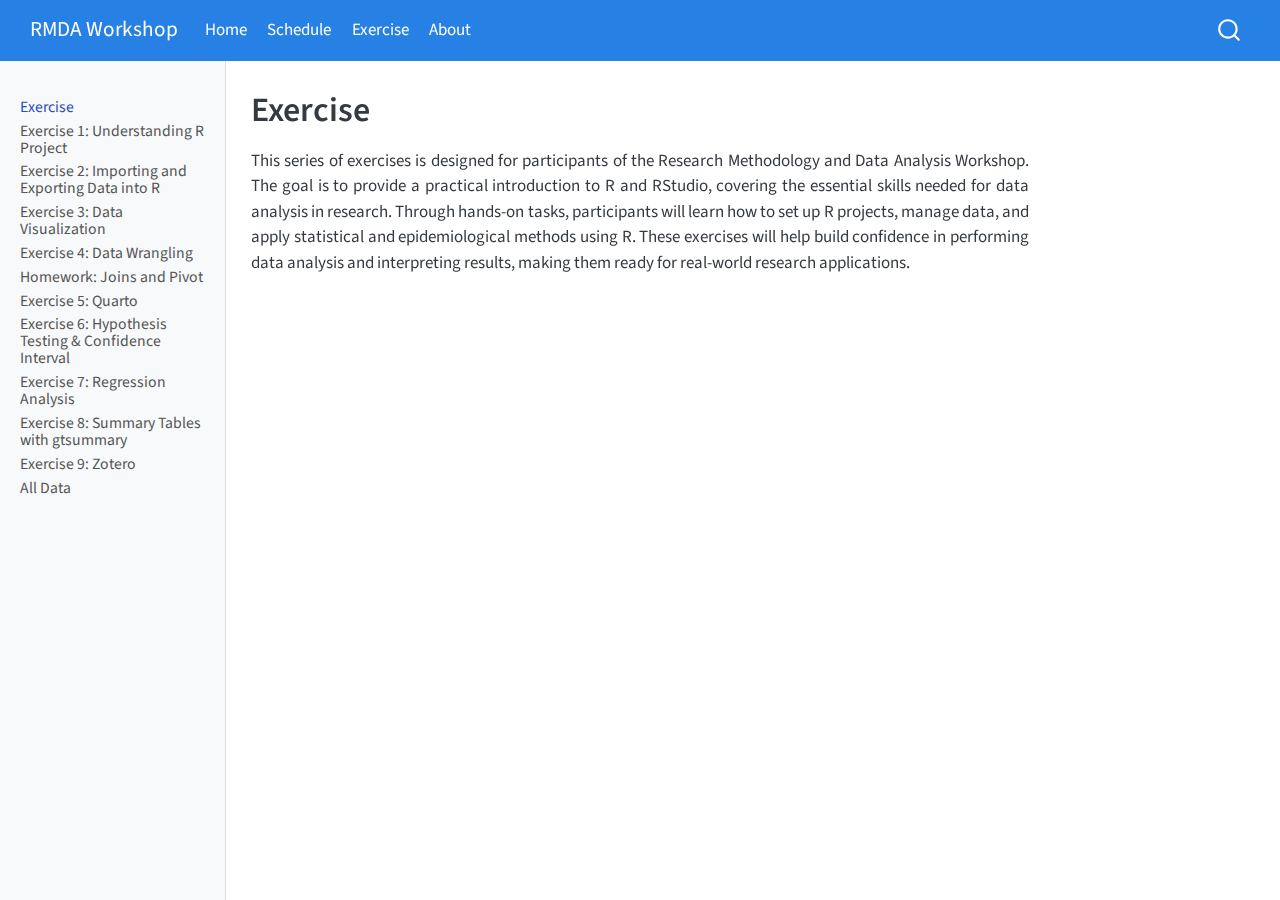
<file: docs/exercise.html>
<!DOCTYPE html>
<html xmlns="http://www.w3.org/1999/xhtml" lang="en" xml:lang="en"><head>

<meta charset="utf-8">
<meta name="generator" content="quarto-1.5.57">

<meta name="viewport" content="width=device-width, initial-scale=1.0, user-scalable=yes">


<title>Exercise – RMDA Workshop</title>
<style>
code{white-space: pre-wrap;}
span.smallcaps{font-variant: small-caps;}
div.columns{display: flex; gap: min(4vw, 1.5em);}
div.column{flex: auto; overflow-x: auto;}
div.hanging-indent{margin-left: 1.5em; text-indent: -1.5em;}
ul.task-list{list-style: none;}
ul.task-list li input[type="checkbox"] {
  width: 0.8em;
  margin: 0 0.8em 0.2em -1em; /* quarto-specific, see https://github.com/quarto-dev/quarto-cli/issues/4556 */ 
  vertical-align: middle;
}
</style>


<script src="site_libs/quarto-nav/quarto-nav.js"></script>
<script src="site_libs/quarto-nav/headroom.min.js"></script>
<script src="site_libs/clipboard/clipboard.min.js"></script>
<script src="site_libs/quarto-search/autocomplete.umd.js"></script>
<script src="site_libs/quarto-search/fuse.min.js"></script>
<script src="site_libs/quarto-search/quarto-search.js"></script>
<meta name="quarto:offset" content="./">
<script src="site_libs/quarto-html/quarto.js"></script>
<script src="site_libs/quarto-html/popper.min.js"></script>
<script src="site_libs/quarto-html/tippy.umd.min.js"></script>
<script src="site_libs/quarto-html/anchor.min.js"></script>
<link href="site_libs/quarto-html/tippy.css" rel="stylesheet">
<link href="site_libs/quarto-html/quarto-syntax-highlighting.css" rel="stylesheet" id="quarto-text-highlighting-styles">
<script src="site_libs/bootstrap/bootstrap.min.js"></script>
<link href="site_libs/bootstrap/bootstrap-icons.css" rel="stylesheet">
<link href="site_libs/bootstrap/bootstrap.min.css" rel="stylesheet" id="quarto-bootstrap" data-mode="light">
<script id="quarto-search-options" type="application/json">{
  "location": "navbar",
  "copy-button": false,
  "collapse-after": 3,
  "panel-placement": "end",
  "type": "overlay",
  "limit": 50,
  "keyboard-shortcut": [
    "f",
    "/",
    "s"
  ],
  "show-item-context": false,
  "language": {
    "search-no-results-text": "No results",
    "search-matching-documents-text": "matching documents",
    "search-copy-link-title": "Copy link to search",
    "search-hide-matches-text": "Hide additional matches",
    "search-more-match-text": "more match in this document",
    "search-more-matches-text": "more matches in this document",
    "search-clear-button-title": "Clear",
    "search-text-placeholder": "",
    "search-detached-cancel-button-title": "Cancel",
    "search-submit-button-title": "Submit",
    "search-label": "Search"
  }
}</script>


<link rel="stylesheet" href="styles.css">
</head>

<body class="nav-sidebar docked nav-fixed">

<div id="quarto-search-results"></div>
  <header id="quarto-header" class="headroom fixed-top">
    <nav class="navbar navbar-expand-lg " data-bs-theme="dark">
      <div class="navbar-container container-fluid">
      <div class="navbar-brand-container mx-auto">
    <a class="navbar-brand" href="./index.html">
    <span class="navbar-title">RMDA Workshop</span>
    </a>
  </div>
            <div id="quarto-search" class="" title="Search"></div>
          <button class="navbar-toggler" type="button" data-bs-toggle="collapse" data-bs-target="#navbarCollapse" aria-controls="navbarCollapse" role="menu" aria-expanded="false" aria-label="Toggle navigation" onclick="if (window.quartoToggleHeadroom) { window.quartoToggleHeadroom(); }">
  <span class="navbar-toggler-icon"></span>
</button>
          <div class="collapse navbar-collapse" id="navbarCollapse">
            <ul class="navbar-nav navbar-nav-scroll me-auto">
  <li class="nav-item">
    <a class="nav-link" href="./index.html"> 
<span class="menu-text">Home</span></a>
  </li>  
  <li class="nav-item">
    <a class="nav-link" href="./schedule.html"> 
<span class="menu-text">Schedule</span></a>
  </li>  
  <li class="nav-item">
    <a class="nav-link active" href="./exercise.html" aria-current="page"> 
<span class="menu-text">Exercise</span></a>
  </li>  
  <li class="nav-item">
    <a class="nav-link" href="./about.html"> 
<span class="menu-text">About</span></a>
  </li>  
</ul>
          </div> <!-- /navcollapse -->
            <div class="quarto-navbar-tools">
</div>
      </div> <!-- /container-fluid -->
    </nav>
  <nav class="quarto-secondary-nav">
    <div class="container-fluid d-flex">
      <button type="button" class="quarto-btn-toggle btn" data-bs-toggle="collapse" role="button" data-bs-target=".quarto-sidebar-collapse-item" aria-controls="quarto-sidebar" aria-expanded="false" aria-label="Toggle sidebar navigation" onclick="if (window.quartoToggleHeadroom) { window.quartoToggleHeadroom(); }">
        <i class="bi bi-layout-text-sidebar-reverse"></i>
      </button>
        <nav class="quarto-page-breadcrumbs" aria-label="breadcrumb"><ol class="breadcrumb"><li class="breadcrumb-item"><a href="./exercise.html">Exercise</a></li></ol></nav>
        <a class="flex-grow-1" role="navigation" data-bs-toggle="collapse" data-bs-target=".quarto-sidebar-collapse-item" aria-controls="quarto-sidebar" aria-expanded="false" aria-label="Toggle sidebar navigation" onclick="if (window.quartoToggleHeadroom) { window.quartoToggleHeadroom(); }">      
        </a>
    </div>
  </nav>
</header>
<!-- content -->
<div id="quarto-content" class="quarto-container page-columns page-rows-contents page-layout-article page-navbar">
<!-- sidebar -->
  <nav id="quarto-sidebar" class="sidebar collapse collapse-horizontal quarto-sidebar-collapse-item sidebar-navigation docked overflow-auto">
    <div class="sidebar-menu-container"> 
    <ul class="list-unstyled mt-1">
        <li class="sidebar-item">
  <div class="sidebar-item-container"> 
  <a href="./exercise.html" class="sidebar-item-text sidebar-link active">
 <span class="menu-text">Exercise</span></a>
  </div>
</li>
        <li class="sidebar-item">
  <div class="sidebar-item-container"> 
  <a href="./exercise1.html" class="sidebar-item-text sidebar-link">
 <span class="menu-text">Exercise 1: Understanding R Project</span></a>
  </div>
</li>
        <li class="sidebar-item">
  <div class="sidebar-item-container"> 
  <a href="./exercise2.html" class="sidebar-item-text sidebar-link">
 <span class="menu-text">Exercise 2: Importing and Exporting Data into R</span></a>
  </div>
</li>
        <li class="sidebar-item">
  <div class="sidebar-item-container"> 
  <a href="./exercise3.html" class="sidebar-item-text sidebar-link">
 <span class="menu-text">Exercise 3: Data Visualization</span></a>
  </div>
</li>
        <li class="sidebar-item">
  <div class="sidebar-item-container"> 
  <a href="./exercise4.html" class="sidebar-item-text sidebar-link">
 <span class="menu-text">Exercise 4: Data Wrangling</span></a>
  </div>
</li>
        <li class="sidebar-item">
  <div class="sidebar-item-container"> 
  <a href="./homework1.html" class="sidebar-item-text sidebar-link">
 <span class="menu-text">Homework: Joins and Pivot</span></a>
  </div>
</li>
        <li class="sidebar-item">
  <div class="sidebar-item-container"> 
  <a href="./exercise_quarto.html" class="sidebar-item-text sidebar-link">
 <span class="menu-text">Exercise 5: Quarto</span></a>
  </div>
</li>
        <li class="sidebar-item">
  <div class="sidebar-item-container"> 
  <a href="./exercise_stat_inference.html" class="sidebar-item-text sidebar-link">
 <span class="menu-text">Exercise 6: Hypothesis Testing &amp; Confidence Interval</span></a>
  </div>
</li>
        <li class="sidebar-item">
  <div class="sidebar-item-container"> 
  <a href="./exercise_regression.html" class="sidebar-item-text sidebar-link">
 <span class="menu-text">Exercise 7: Regression Analysis</span></a>
  </div>
</li>
        <li class="sidebar-item">
  <div class="sidebar-item-container"> 
  <a href="./exercise_gtsummary.html" class="sidebar-item-text sidebar-link">
 <span class="menu-text">Exercise 8: Summary Tables with gtsummary</span></a>
  </div>
</li>
        <li class="sidebar-item">
  <div class="sidebar-item-container"> 
  <a href="./exercise_zotero.html" class="sidebar-item-text sidebar-link">
 <span class="menu-text">Exercise 9: Zotero</span></a>
  </div>
</li>
        <li class="sidebar-item">
  <div class="sidebar-item-container"> 
  <a href="./all_data.html" class="sidebar-item-text sidebar-link">
 <span class="menu-text">All Data</span></a>
  </div>
</li>
    </ul>
    </div>
</nav>
<div id="quarto-sidebar-glass" class="quarto-sidebar-collapse-item" data-bs-toggle="collapse" data-bs-target=".quarto-sidebar-collapse-item"></div>
<!-- margin-sidebar -->
    <div id="quarto-margin-sidebar" class="sidebar margin-sidebar zindex-bottom">
        
    </div>
<!-- main -->
<main class="content" id="quarto-document-content">

<header id="title-block-header" class="quarto-title-block default">
<div class="quarto-title">
<h1 class="title">Exercise</h1>
</div>



<div class="quarto-title-meta">

    
  
    
  </div>
  


</header>


<div style="text-align:justify">
<p>This series of exercises is designed for participants of the Research Methodology and Data Analysis Workshop. The goal is to provide a practical introduction to R and RStudio, covering the essential skills needed for data analysis in research. Through hands-on tasks, participants will learn how to set up R projects, manage data, and apply statistical and epidemiological methods using R. These exercises will help build confidence in performing data analysis and interpreting results, making them ready for real-world research applications.</p>
</div>



</main> <!-- /main -->
<script id="quarto-html-after-body" type="application/javascript">
window.document.addEventListener("DOMContentLoaded", function (event) {
  const toggleBodyColorMode = (bsSheetEl) => {
    const mode = bsSheetEl.getAttribute("data-mode");
    const bodyEl = window.document.querySelector("body");
    if (mode === "dark") {
      bodyEl.classList.add("quarto-dark");
      bodyEl.classList.remove("quarto-light");
    } else {
      bodyEl.classList.add("quarto-light");
      bodyEl.classList.remove("quarto-dark");
    }
  }
  const toggleBodyColorPrimary = () => {
    const bsSheetEl = window.document.querySelector("link#quarto-bootstrap");
    if (bsSheetEl) {
      toggleBodyColorMode(bsSheetEl);
    }
  }
  toggleBodyColorPrimary();  
  const icon = "";
  const anchorJS = new window.AnchorJS();
  anchorJS.options = {
    placement: 'right',
    icon: icon
  };
  anchorJS.add('.anchored');
  const isCodeAnnotation = (el) => {
    for (const clz of el.classList) {
      if (clz.startsWith('code-annotation-')) {                     
        return true;
      }
    }
    return false;
  }
  const onCopySuccess = function(e) {
    // button target
    const button = e.trigger;
    // don't keep focus
    button.blur();
    // flash "checked"
    button.classList.add('code-copy-button-checked');
    var currentTitle = button.getAttribute("title");
    button.setAttribute("title", "Copied!");
    let tooltip;
    if (window.bootstrap) {
      button.setAttribute("data-bs-toggle", "tooltip");
      button.setAttribute("data-bs-placement", "left");
      button.setAttribute("data-bs-title", "Copied!");
      tooltip = new bootstrap.Tooltip(button, 
        { trigger: "manual", 
          customClass: "code-copy-button-tooltip",
          offset: [0, -8]});
      tooltip.show();    
    }
    setTimeout(function() {
      if (tooltip) {
        tooltip.hide();
        button.removeAttribute("data-bs-title");
        button.removeAttribute("data-bs-toggle");
        button.removeAttribute("data-bs-placement");
      }
      button.setAttribute("title", currentTitle);
      button.classList.remove('code-copy-button-checked');
    }, 1000);
    // clear code selection
    e.clearSelection();
  }
  const getTextToCopy = function(trigger) {
      const codeEl = trigger.previousElementSibling.cloneNode(true);
      for (const childEl of codeEl.children) {
        if (isCodeAnnotation(childEl)) {
          childEl.remove();
        }
      }
      return codeEl.innerText;
  }
  const clipboard = new window.ClipboardJS('.code-copy-button:not([data-in-quarto-modal])', {
    text: getTextToCopy
  });
  clipboard.on('success', onCopySuccess);
  if (window.document.getElementById('quarto-embedded-source-code-modal')) {
    // For code content inside modals, clipBoardJS needs to be initialized with a container option
    // TODO: Check when it could be a function (https://github.com/zenorocha/clipboard.js/issues/860)
    const clipboardModal = new window.ClipboardJS('.code-copy-button[data-in-quarto-modal]', {
      text: getTextToCopy,
      container: window.document.getElementById('quarto-embedded-source-code-modal')
    });
    clipboardModal.on('success', onCopySuccess);
  }
    var localhostRegex = new RegExp(/^(?:http|https):\/\/localhost\:?[0-9]*\//);
    var mailtoRegex = new RegExp(/^mailto:/);
      var filterRegex = new RegExp('/' + window.location.host + '/');
    var isInternal = (href) => {
        return filterRegex.test(href) || localhostRegex.test(href) || mailtoRegex.test(href);
    }
    // Inspect non-navigation links and adorn them if external
 	var links = window.document.querySelectorAll('a[href]:not(.nav-link):not(.navbar-brand):not(.toc-action):not(.sidebar-link):not(.sidebar-item-toggle):not(.pagination-link):not(.no-external):not([aria-hidden]):not(.dropdown-item):not(.quarto-navigation-tool):not(.about-link)');
    for (var i=0; i<links.length; i++) {
      const link = links[i];
      if (!isInternal(link.href)) {
        // undo the damage that might have been done by quarto-nav.js in the case of
        // links that we want to consider external
        if (link.dataset.originalHref !== undefined) {
          link.href = link.dataset.originalHref;
        }
      }
    }
  function tippyHover(el, contentFn, onTriggerFn, onUntriggerFn) {
    const config = {
      allowHTML: true,
      maxWidth: 500,
      delay: 100,
      arrow: false,
      appendTo: function(el) {
          return el.parentElement;
      },
      interactive: true,
      interactiveBorder: 10,
      theme: 'quarto',
      placement: 'bottom-start',
    };
    if (contentFn) {
      config.content = contentFn;
    }
    if (onTriggerFn) {
      config.onTrigger = onTriggerFn;
    }
    if (onUntriggerFn) {
      config.onUntrigger = onUntriggerFn;
    }
    window.tippy(el, config); 
  }
  const noterefs = window.document.querySelectorAll('a[role="doc-noteref"]');
  for (var i=0; i<noterefs.length; i++) {
    const ref = noterefs[i];
    tippyHover(ref, function() {
      // use id or data attribute instead here
      let href = ref.getAttribute('data-footnote-href') || ref.getAttribute('href');
      try { href = new URL(href).hash; } catch {}
      const id = href.replace(/^#\/?/, "");
      const note = window.document.getElementById(id);
      if (note) {
        return note.innerHTML;
      } else {
        return "";
      }
    });
  }
  const xrefs = window.document.querySelectorAll('a.quarto-xref');
  const processXRef = (id, note) => {
    // Strip column container classes
    const stripColumnClz = (el) => {
      el.classList.remove("page-full", "page-columns");
      if (el.children) {
        for (const child of el.children) {
          stripColumnClz(child);
        }
      }
    }
    stripColumnClz(note)
    if (id === null || id.startsWith('sec-')) {
      // Special case sections, only their first couple elements
      const container = document.createElement("div");
      if (note.children && note.children.length > 2) {
        container.appendChild(note.children[0].cloneNode(true));
        for (let i = 1; i < note.children.length; i++) {
          const child = note.children[i];
          if (child.tagName === "P" && child.innerText === "") {
            continue;
          } else {
            container.appendChild(child.cloneNode(true));
            break;
          }
        }
        if (window.Quarto?.typesetMath) {
          window.Quarto.typesetMath(container);
        }
        return container.innerHTML
      } else {
        if (window.Quarto?.typesetMath) {
          window.Quarto.typesetMath(note);
        }
        return note.innerHTML;
      }
    } else {
      // Remove any anchor links if they are present
      const anchorLink = note.querySelector('a.anchorjs-link');
      if (anchorLink) {
        anchorLink.remove();
      }
      if (window.Quarto?.typesetMath) {
        window.Quarto.typesetMath(note);
      }
      // TODO in 1.5, we should make sure this works without a callout special case
      if (note.classList.contains("callout")) {
        return note.outerHTML;
      } else {
        return note.innerHTML;
      }
    }
  }
  for (var i=0; i<xrefs.length; i++) {
    const xref = xrefs[i];
    tippyHover(xref, undefined, function(instance) {
      instance.disable();
      let url = xref.getAttribute('href');
      let hash = undefined; 
      if (url.startsWith('#')) {
        hash = url;
      } else {
        try { hash = new URL(url).hash; } catch {}
      }
      if (hash) {
        const id = hash.replace(/^#\/?/, "");
        const note = window.document.getElementById(id);
        if (note !== null) {
          try {
            const html = processXRef(id, note.cloneNode(true));
            instance.setContent(html);
          } finally {
            instance.enable();
            instance.show();
          }
        } else {
          // See if we can fetch this
          fetch(url.split('#')[0])
          .then(res => res.text())
          .then(html => {
            const parser = new DOMParser();
            const htmlDoc = parser.parseFromString(html, "text/html");
            const note = htmlDoc.getElementById(id);
            if (note !== null) {
              const html = processXRef(id, note);
              instance.setContent(html);
            } 
          }).finally(() => {
            instance.enable();
            instance.show();
          });
        }
      } else {
        // See if we can fetch a full url (with no hash to target)
        // This is a special case and we should probably do some content thinning / targeting
        fetch(url)
        .then(res => res.text())
        .then(html => {
          const parser = new DOMParser();
          const htmlDoc = parser.parseFromString(html, "text/html");
          const note = htmlDoc.querySelector('main.content');
          if (note !== null) {
            // This should only happen for chapter cross references
            // (since there is no id in the URL)
            // remove the first header
            if (note.children.length > 0 && note.children[0].tagName === "HEADER") {
              note.children[0].remove();
            }
            const html = processXRef(null, note);
            instance.setContent(html);
          } 
        }).finally(() => {
          instance.enable();
          instance.show();
        });
      }
    }, function(instance) {
    });
  }
      let selectedAnnoteEl;
      const selectorForAnnotation = ( cell, annotation) => {
        let cellAttr = 'data-code-cell="' + cell + '"';
        let lineAttr = 'data-code-annotation="' +  annotation + '"';
        const selector = 'span[' + cellAttr + '][' + lineAttr + ']';
        return selector;
      }
      const selectCodeLines = (annoteEl) => {
        const doc = window.document;
        const targetCell = annoteEl.getAttribute("data-target-cell");
        const targetAnnotation = annoteEl.getAttribute("data-target-annotation");
        const annoteSpan = window.document.querySelector(selectorForAnnotation(targetCell, targetAnnotation));
        const lines = annoteSpan.getAttribute("data-code-lines").split(",");
        const lineIds = lines.map((line) => {
          return targetCell + "-" + line;
        })
        let top = null;
        let height = null;
        let parent = null;
        if (lineIds.length > 0) {
            //compute the position of the single el (top and bottom and make a div)
            const el = window.document.getElementById(lineIds[0]);
            top = el.offsetTop;
            height = el.offsetHeight;
            parent = el.parentElement.parentElement;
          if (lineIds.length > 1) {
            const lastEl = window.document.getElementById(lineIds[lineIds.length - 1]);
            const bottom = lastEl.offsetTop + lastEl.offsetHeight;
            height = bottom - top;
          }
          if (top !== null && height !== null && parent !== null) {
            // cook up a div (if necessary) and position it 
            let div = window.document.getElementById("code-annotation-line-highlight");
            if (div === null) {
              div = window.document.createElement("div");
              div.setAttribute("id", "code-annotation-line-highlight");
              div.style.position = 'absolute';
              parent.appendChild(div);
            }
            div.style.top = top - 2 + "px";
            div.style.height = height + 4 + "px";
            div.style.left = 0;
            let gutterDiv = window.document.getElementById("code-annotation-line-highlight-gutter");
            if (gutterDiv === null) {
              gutterDiv = window.document.createElement("div");
              gutterDiv.setAttribute("id", "code-annotation-line-highlight-gutter");
              gutterDiv.style.position = 'absolute';
              const codeCell = window.document.getElementById(targetCell);
              const gutter = codeCell.querySelector('.code-annotation-gutter');
              gutter.appendChild(gutterDiv);
            }
            gutterDiv.style.top = top - 2 + "px";
            gutterDiv.style.height = height + 4 + "px";
          }
          selectedAnnoteEl = annoteEl;
        }
      };
      const unselectCodeLines = () => {
        const elementsIds = ["code-annotation-line-highlight", "code-annotation-line-highlight-gutter"];
        elementsIds.forEach((elId) => {
          const div = window.document.getElementById(elId);
          if (div) {
            div.remove();
          }
        });
        selectedAnnoteEl = undefined;
      };
        // Handle positioning of the toggle
    window.addEventListener(
      "resize",
      throttle(() => {
        elRect = undefined;
        if (selectedAnnoteEl) {
          selectCodeLines(selectedAnnoteEl);
        }
      }, 10)
    );
    function throttle(fn, ms) {
    let throttle = false;
    let timer;
      return (...args) => {
        if(!throttle) { // first call gets through
            fn.apply(this, args);
            throttle = true;
        } else { // all the others get throttled
            if(timer) clearTimeout(timer); // cancel #2
            timer = setTimeout(() => {
              fn.apply(this, args);
              timer = throttle = false;
            }, ms);
        }
      };
    }
      // Attach click handler to the DT
      const annoteDls = window.document.querySelectorAll('dt[data-target-cell]');
      for (const annoteDlNode of annoteDls) {
        annoteDlNode.addEventListener('click', (event) => {
          const clickedEl = event.target;
          if (clickedEl !== selectedAnnoteEl) {
            unselectCodeLines();
            const activeEl = window.document.querySelector('dt[data-target-cell].code-annotation-active');
            if (activeEl) {
              activeEl.classList.remove('code-annotation-active');
            }
            selectCodeLines(clickedEl);
            clickedEl.classList.add('code-annotation-active');
          } else {
            // Unselect the line
            unselectCodeLines();
            clickedEl.classList.remove('code-annotation-active');
          }
        });
      }
  const findCites = (el) => {
    const parentEl = el.parentElement;
    if (parentEl) {
      const cites = parentEl.dataset.cites;
      if (cites) {
        return {
          el,
          cites: cites.split(' ')
        };
      } else {
        return findCites(el.parentElement)
      }
    } else {
      return undefined;
    }
  };
  var bibliorefs = window.document.querySelectorAll('a[role="doc-biblioref"]');
  for (var i=0; i<bibliorefs.length; i++) {
    const ref = bibliorefs[i];
    const citeInfo = findCites(ref);
    if (citeInfo) {
      tippyHover(citeInfo.el, function() {
        var popup = window.document.createElement('div');
        citeInfo.cites.forEach(function(cite) {
          var citeDiv = window.document.createElement('div');
          citeDiv.classList.add('hanging-indent');
          citeDiv.classList.add('csl-entry');
          var biblioDiv = window.document.getElementById('ref-' + cite);
          if (biblioDiv) {
            citeDiv.innerHTML = biblioDiv.innerHTML;
          }
          popup.appendChild(citeDiv);
        });
        return popup.innerHTML;
      });
    }
  }
});
</script>
</div> <!-- /content -->




</body></html>
</file>
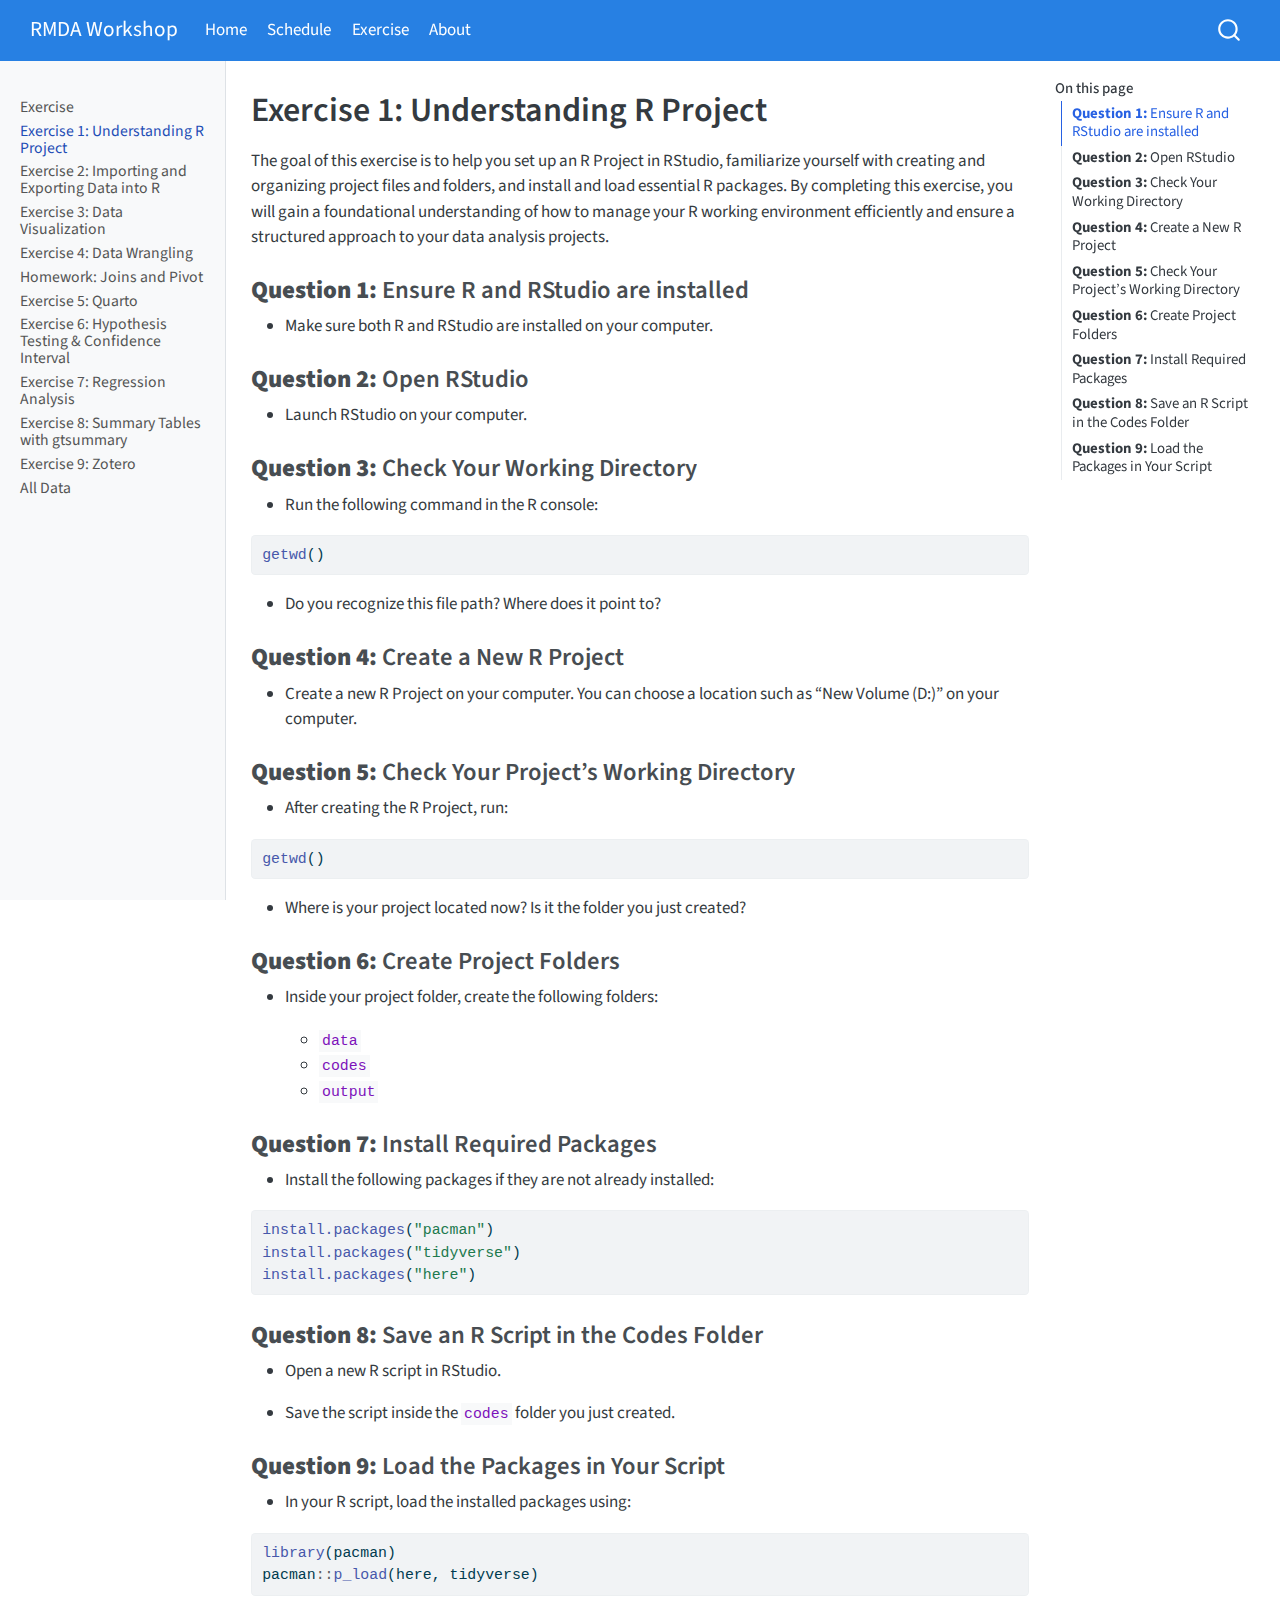
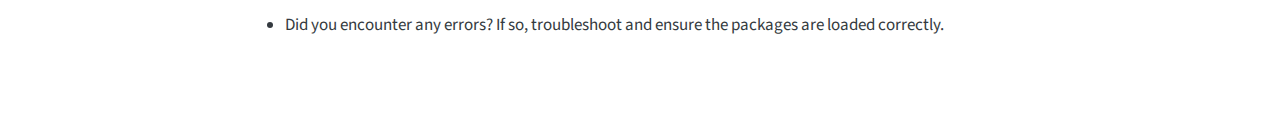
<file: docs/exercise1.html>
<!DOCTYPE html>
<html xmlns="http://www.w3.org/1999/xhtml" lang="en" xml:lang="en"><head>

<meta charset="utf-8">
<meta name="generator" content="quarto-1.5.57">

<meta name="viewport" content="width=device-width, initial-scale=1.0, user-scalable=yes">


<title>Exercise 1: Understanding R Project – RMDA Workshop</title>
<style>
code{white-space: pre-wrap;}
span.smallcaps{font-variant: small-caps;}
div.columns{display: flex; gap: min(4vw, 1.5em);}
div.column{flex: auto; overflow-x: auto;}
div.hanging-indent{margin-left: 1.5em; text-indent: -1.5em;}
ul.task-list{list-style: none;}
ul.task-list li input[type="checkbox"] {
  width: 0.8em;
  margin: 0 0.8em 0.2em -1em; /* quarto-specific, see https://github.com/quarto-dev/quarto-cli/issues/4556 */ 
  vertical-align: middle;
}
/* CSS for syntax highlighting */
pre > code.sourceCode { white-space: pre; position: relative; }
pre > code.sourceCode > span { line-height: 1.25; }
pre > code.sourceCode > span:empty { height: 1.2em; }
.sourceCode { overflow: visible; }
code.sourceCode > span { color: inherit; text-decoration: inherit; }
div.sourceCode { margin: 1em 0; }
pre.sourceCode { margin: 0; }
@media screen {
div.sourceCode { overflow: auto; }
}
@media print {
pre > code.sourceCode { white-space: pre-wrap; }
pre > code.sourceCode > span { display: inline-block; text-indent: -5em; padding-left: 5em; }
}
pre.numberSource code
  { counter-reset: source-line 0; }
pre.numberSource code > span
  { position: relative; left: -4em; counter-increment: source-line; }
pre.numberSource code > span > a:first-child::before
  { content: counter(source-line);
    position: relative; left: -1em; text-align: right; vertical-align: baseline;
    border: none; display: inline-block;
    -webkit-touch-callout: none; -webkit-user-select: none;
    -khtml-user-select: none; -moz-user-select: none;
    -ms-user-select: none; user-select: none;
    padding: 0 4px; width: 4em;
  }
pre.numberSource { margin-left: 3em;  padding-left: 4px; }
div.sourceCode
  {   }
@media screen {
pre > code.sourceCode > span > a:first-child::before { text-decoration: underline; }
}
</style>


<script src="site_libs/quarto-nav/quarto-nav.js"></script>
<script src="site_libs/quarto-nav/headroom.min.js"></script>
<script src="site_libs/clipboard/clipboard.min.js"></script>
<script src="site_libs/quarto-search/autocomplete.umd.js"></script>
<script src="site_libs/quarto-search/fuse.min.js"></script>
<script src="site_libs/quarto-search/quarto-search.js"></script>
<meta name="quarto:offset" content="./">
<script src="site_libs/quarto-html/quarto.js"></script>
<script src="site_libs/quarto-html/popper.min.js"></script>
<script src="site_libs/quarto-html/tippy.umd.min.js"></script>
<script src="site_libs/quarto-html/anchor.min.js"></script>
<link href="site_libs/quarto-html/tippy.css" rel="stylesheet">
<link href="site_libs/quarto-html/quarto-syntax-highlighting.css" rel="stylesheet" id="quarto-text-highlighting-styles">
<script src="site_libs/bootstrap/bootstrap.min.js"></script>
<link href="site_libs/bootstrap/bootstrap-icons.css" rel="stylesheet">
<link href="site_libs/bootstrap/bootstrap.min.css" rel="stylesheet" id="quarto-bootstrap" data-mode="light">
<script id="quarto-search-options" type="application/json">{
  "location": "navbar",
  "copy-button": false,
  "collapse-after": 3,
  "panel-placement": "end",
  "type": "overlay",
  "limit": 50,
  "keyboard-shortcut": [
    "f",
    "/",
    "s"
  ],
  "show-item-context": false,
  "language": {
    "search-no-results-text": "No results",
    "search-matching-documents-text": "matching documents",
    "search-copy-link-title": "Copy link to search",
    "search-hide-matches-text": "Hide additional matches",
    "search-more-match-text": "more match in this document",
    "search-more-matches-text": "more matches in this document",
    "search-clear-button-title": "Clear",
    "search-text-placeholder": "",
    "search-detached-cancel-button-title": "Cancel",
    "search-submit-button-title": "Submit",
    "search-label": "Search"
  }
}</script>


<link rel="stylesheet" href="styles.css">
</head>

<body class="nav-sidebar docked nav-fixed">

<div id="quarto-search-results"></div>
  <header id="quarto-header" class="headroom fixed-top">
    <nav class="navbar navbar-expand-lg " data-bs-theme="dark">
      <div class="navbar-container container-fluid">
      <div class="navbar-brand-container mx-auto">
    <a class="navbar-brand" href="./index.html">
    <span class="navbar-title">RMDA Workshop</span>
    </a>
  </div>
            <div id="quarto-search" class="" title="Search"></div>
          <button class="navbar-toggler" type="button" data-bs-toggle="collapse" data-bs-target="#navbarCollapse" aria-controls="navbarCollapse" role="menu" aria-expanded="false" aria-label="Toggle navigation" onclick="if (window.quartoToggleHeadroom) { window.quartoToggleHeadroom(); }">
  <span class="navbar-toggler-icon"></span>
</button>
          <div class="collapse navbar-collapse" id="navbarCollapse">
            <ul class="navbar-nav navbar-nav-scroll me-auto">
  <li class="nav-item">
    <a class="nav-link" href="./index.html"> 
<span class="menu-text">Home</span></a>
  </li>  
  <li class="nav-item">
    <a class="nav-link" href="./schedule.html"> 
<span class="menu-text">Schedule</span></a>
  </li>  
  <li class="nav-item">
    <a class="nav-link active" href="./exercise.html" aria-current="page"> 
<span class="menu-text">Exercise</span></a>
  </li>  
  <li class="nav-item">
    <a class="nav-link" href="./about.html"> 
<span class="menu-text">About</span></a>
  </li>  
</ul>
          </div> <!-- /navcollapse -->
            <div class="quarto-navbar-tools">
</div>
      </div> <!-- /container-fluid -->
    </nav>
  <nav class="quarto-secondary-nav">
    <div class="container-fluid d-flex">
      <button type="button" class="quarto-btn-toggle btn" data-bs-toggle="collapse" role="button" data-bs-target=".quarto-sidebar-collapse-item" aria-controls="quarto-sidebar" aria-expanded="false" aria-label="Toggle sidebar navigation" onclick="if (window.quartoToggleHeadroom) { window.quartoToggleHeadroom(); }">
        <i class="bi bi-layout-text-sidebar-reverse"></i>
      </button>
        <nav class="quarto-page-breadcrumbs" aria-label="breadcrumb"><ol class="breadcrumb"><li class="breadcrumb-item"><a href="./exercise1.html">Exercise 1: Understanding R Project</a></li></ol></nav>
        <a class="flex-grow-1" role="navigation" data-bs-toggle="collapse" data-bs-target=".quarto-sidebar-collapse-item" aria-controls="quarto-sidebar" aria-expanded="false" aria-label="Toggle sidebar navigation" onclick="if (window.quartoToggleHeadroom) { window.quartoToggleHeadroom(); }">      
        </a>
    </div>
  </nav>
</header>
<!-- content -->
<div id="quarto-content" class="quarto-container page-columns page-rows-contents page-layout-article page-navbar">
<!-- sidebar -->
  <nav id="quarto-sidebar" class="sidebar collapse collapse-horizontal quarto-sidebar-collapse-item sidebar-navigation docked overflow-auto">
    <div class="sidebar-menu-container"> 
    <ul class="list-unstyled mt-1">
        <li class="sidebar-item">
  <div class="sidebar-item-container"> 
  <a href="./exercise.html" class="sidebar-item-text sidebar-link">
 <span class="menu-text">Exercise</span></a>
  </div>
</li>
        <li class="sidebar-item">
  <div class="sidebar-item-container"> 
  <a href="./exercise1.html" class="sidebar-item-text sidebar-link active">
 <span class="menu-text">Exercise 1: Understanding R Project</span></a>
  </div>
</li>
        <li class="sidebar-item">
  <div class="sidebar-item-container"> 
  <a href="./exercise2.html" class="sidebar-item-text sidebar-link">
 <span class="menu-text">Exercise 2: Importing and Exporting Data into R</span></a>
  </div>
</li>
        <li class="sidebar-item">
  <div class="sidebar-item-container"> 
  <a href="./exercise3.html" class="sidebar-item-text sidebar-link">
 <span class="menu-text">Exercise 3: Data Visualization</span></a>
  </div>
</li>
        <li class="sidebar-item">
  <div class="sidebar-item-container"> 
  <a href="./exercise4.html" class="sidebar-item-text sidebar-link">
 <span class="menu-text">Exercise 4: Data Wrangling</span></a>
  </div>
</li>
        <li class="sidebar-item">
  <div class="sidebar-item-container"> 
  <a href="./homework1.html" class="sidebar-item-text sidebar-link">
 <span class="menu-text">Homework: Joins and Pivot</span></a>
  </div>
</li>
        <li class="sidebar-item">
  <div class="sidebar-item-container"> 
  <a href="./exercise_quarto.html" class="sidebar-item-text sidebar-link">
 <span class="menu-text">Exercise 5: Quarto</span></a>
  </div>
</li>
        <li class="sidebar-item">
  <div class="sidebar-item-container"> 
  <a href="./exercise_stat_inference.html" class="sidebar-item-text sidebar-link">
 <span class="menu-text">Exercise 6: Hypothesis Testing &amp; Confidence Interval</span></a>
  </div>
</li>
        <li class="sidebar-item">
  <div class="sidebar-item-container"> 
  <a href="./exercise_regression.html" class="sidebar-item-text sidebar-link">
 <span class="menu-text">Exercise 7: Regression Analysis</span></a>
  </div>
</li>
        <li class="sidebar-item">
  <div class="sidebar-item-container"> 
  <a href="./exercise_gtsummary.html" class="sidebar-item-text sidebar-link">
 <span class="menu-text">Exercise 8: Summary Tables with gtsummary</span></a>
  </div>
</li>
        <li class="sidebar-item">
  <div class="sidebar-item-container"> 
  <a href="./exercise_zotero.html" class="sidebar-item-text sidebar-link">
 <span class="menu-text">Exercise 9: Zotero</span></a>
  </div>
</li>
        <li class="sidebar-item">
  <div class="sidebar-item-container"> 
  <a href="./all_data.html" class="sidebar-item-text sidebar-link">
 <span class="menu-text">All Data</span></a>
  </div>
</li>
    </ul>
    </div>
</nav>
<div id="quarto-sidebar-glass" class="quarto-sidebar-collapse-item" data-bs-toggle="collapse" data-bs-target=".quarto-sidebar-collapse-item"></div>
<!-- margin-sidebar -->
    <div id="quarto-margin-sidebar" class="sidebar margin-sidebar">
        <nav id="TOC" role="doc-toc" class="toc-active">
    <h2 id="toc-title">On this page</h2>
   
  <ul>
  <li><a href="#question-1-ensure-r-and-rstudio-are-installed" id="toc-question-1-ensure-r-and-rstudio-are-installed" class="nav-link active" data-scroll-target="#question-1-ensure-r-and-rstudio-are-installed"><strong>Question 1:</strong> Ensure R and RStudio are installed</a></li>
  <li><a href="#question-2-open-rstudio" id="toc-question-2-open-rstudio" class="nav-link" data-scroll-target="#question-2-open-rstudio"><strong>Question 2:</strong> Open RStudio</a></li>
  <li><a href="#question-3-check-your-working-directory" id="toc-question-3-check-your-working-directory" class="nav-link" data-scroll-target="#question-3-check-your-working-directory"><strong>Question 3:</strong> Check Your Working Directory</a></li>
  <li><a href="#question-4-create-a-new-r-project" id="toc-question-4-create-a-new-r-project" class="nav-link" data-scroll-target="#question-4-create-a-new-r-project"><strong>Question 4:</strong> Create a New R Project</a></li>
  <li><a href="#question-5-check-your-projects-working-directory" id="toc-question-5-check-your-projects-working-directory" class="nav-link" data-scroll-target="#question-5-check-your-projects-working-directory"><strong>Question 5:</strong> Check Your Project’s Working Directory</a></li>
  <li><a href="#question-6-create-project-folders" id="toc-question-6-create-project-folders" class="nav-link" data-scroll-target="#question-6-create-project-folders"><strong>Question 6:</strong> Create Project Folders</a></li>
  <li><a href="#question-7-install-required-packages" id="toc-question-7-install-required-packages" class="nav-link" data-scroll-target="#question-7-install-required-packages"><strong>Question 7:</strong> Install Required Packages</a></li>
  <li><a href="#question-8-save-an-r-script-in-the-codes-folder" id="toc-question-8-save-an-r-script-in-the-codes-folder" class="nav-link" data-scroll-target="#question-8-save-an-r-script-in-the-codes-folder"><strong>Question 8:</strong> Save an R Script in the Codes Folder</a></li>
  <li><a href="#question-9-load-the-packages-in-your-script" id="toc-question-9-load-the-packages-in-your-script" class="nav-link" data-scroll-target="#question-9-load-the-packages-in-your-script"><strong>Question 9:</strong> Load the Packages in Your Script</a></li>
  </ul>
</nav>
    </div>
<!-- main -->
<main class="content" id="quarto-document-content">

<header id="title-block-header" class="quarto-title-block default">
<div class="quarto-title">
<h1 class="title">Exercise 1: Understanding R Project</h1>
</div>



<div class="quarto-title-meta">

    
  
    
  </div>
  


</header>


<p>The goal of this exercise is to help you set up an R Project in RStudio, familiarize yourself with creating and organizing project files and folders, and install and load essential R packages. By completing this exercise, you will gain a foundational understanding of how to manage your R working environment efficiently and ensure a structured approach to your data analysis projects.</p>
<section id="question-1-ensure-r-and-rstudio-are-installed" class="level3 unnumbered">
<h3 class="unnumbered anchored" data-anchor-id="question-1-ensure-r-and-rstudio-are-installed"><strong>Question 1:</strong> Ensure R and RStudio are installed</h3>
<ul>
<li>Make sure both R and RStudio are installed on your computer.</li>
</ul>
</section>
<section id="question-2-open-rstudio" class="level3 unnumbered">
<h3 class="unnumbered anchored" data-anchor-id="question-2-open-rstudio"><strong>Question 2:</strong> Open RStudio</h3>
<ul>
<li>Launch RStudio on your computer.</li>
</ul>
</section>
<section id="question-3-check-your-working-directory" class="level3 unnumbered">
<h3 class="unnumbered anchored" data-anchor-id="question-3-check-your-working-directory"><strong>Question 3:</strong> Check Your Working Directory</h3>
<ul>
<li>Run the following command in the R console:</li>
</ul>
<div class="sourceCode" id="cb1"><pre class="sourceCode r code-with-copy"><code class="sourceCode r"><span id="cb1-1"><a href="#cb1-1" aria-hidden="true" tabindex="-1"></a><span class="fu">getwd</span>()</span></code><button title="Copy to Clipboard" class="code-copy-button"><i class="bi"></i></button></pre></div>
<ul>
<li>Do you recognize this file path? Where does it point to?</li>
</ul>
</section>
<section id="question-4-create-a-new-r-project" class="level3 unnumbered">
<h3 class="unnumbered anchored" data-anchor-id="question-4-create-a-new-r-project"><strong>Question 4:</strong> Create a New R Project</h3>
<ul>
<li>Create a new R Project on your computer. You can choose a location such as “New Volume (D:)” on your computer.</li>
</ul>
</section>
<section id="question-5-check-your-projects-working-directory" class="level3 unnumbered">
<h3 class="unnumbered anchored" data-anchor-id="question-5-check-your-projects-working-directory"><strong>Question 5:</strong> Check Your Project’s Working Directory</h3>
<ul>
<li>After creating the R Project, run:</li>
</ul>
<div class="sourceCode" id="cb2"><pre class="sourceCode r code-with-copy"><code class="sourceCode r"><span id="cb2-1"><a href="#cb2-1" aria-hidden="true" tabindex="-1"></a><span class="fu">getwd</span>()</span></code><button title="Copy to Clipboard" class="code-copy-button"><i class="bi"></i></button></pre></div>
<ul>
<li>Where is your project located now? Is it the folder you just created?</li>
</ul>
</section>
<section id="question-6-create-project-folders" class="level3 unnumbered">
<h3 class="unnumbered anchored" data-anchor-id="question-6-create-project-folders"><strong>Question 6:</strong> Create Project Folders</h3>
<ul>
<li><p>Inside your project folder, create the following folders:</p>
<ul>
<li><code>data</code></li>
<li><code>codes</code></li>
<li><code>output</code></li>
</ul></li>
</ul>
</section>
<section id="question-7-install-required-packages" class="level3 unnumbered">
<h3 class="unnumbered anchored" data-anchor-id="question-7-install-required-packages"><strong>Question 7:</strong> Install Required Packages</h3>
<ul>
<li>Install the following packages if they are not already installed:</li>
</ul>
<div class="sourceCode" id="cb3"><pre class="sourceCode r code-with-copy"><code class="sourceCode r"><span id="cb3-1"><a href="#cb3-1" aria-hidden="true" tabindex="-1"></a><span class="fu">install.packages</span>(<span class="st">"pacman"</span>)</span>
<span id="cb3-2"><a href="#cb3-2" aria-hidden="true" tabindex="-1"></a><span class="fu">install.packages</span>(<span class="st">"tidyverse"</span>)</span>
<span id="cb3-3"><a href="#cb3-3" aria-hidden="true" tabindex="-1"></a><span class="fu">install.packages</span>(<span class="st">"here"</span>)</span></code><button title="Copy to Clipboard" class="code-copy-button"><i class="bi"></i></button></pre></div>
</section>
<section id="question-8-save-an-r-script-in-the-codes-folder" class="level3 unnumbered">
<h3 class="unnumbered anchored" data-anchor-id="question-8-save-an-r-script-in-the-codes-folder"><strong>Question 8:</strong> Save an R Script in the Codes Folder</h3>
<ul>
<li><p>Open a new R script in RStudio.</p></li>
<li><p>Save the script inside the <code>codes</code> folder you just created.</p></li>
</ul>
</section>
<section id="question-9-load-the-packages-in-your-script" class="level3 unnumbered">
<h3 class="unnumbered anchored" data-anchor-id="question-9-load-the-packages-in-your-script"><strong>Question 9:</strong> Load the Packages in Your Script</h3>
<ul>
<li>In your R script, load the installed packages using:</li>
</ul>
<div class="sourceCode" id="cb4"><pre class="sourceCode r code-with-copy"><code class="sourceCode r"><span id="cb4-1"><a href="#cb4-1" aria-hidden="true" tabindex="-1"></a><span class="fu">library</span>(pacman)</span>
<span id="cb4-2"><a href="#cb4-2" aria-hidden="true" tabindex="-1"></a>pacman<span class="sc">::</span><span class="fu">p_load</span>(here, tidyverse)</span></code><button title="Copy to Clipboard" class="code-copy-button"><i class="bi"></i></button></pre></div>
<ul>
<li>Did you encounter any errors? If so, troubleshoot and ensure the packages are loaded correctly.</li>
</ul>


</section>

</main> <!-- /main -->
<script id="quarto-html-after-body" type="application/javascript">
window.document.addEventListener("DOMContentLoaded", function (event) {
  const toggleBodyColorMode = (bsSheetEl) => {
    const mode = bsSheetEl.getAttribute("data-mode");
    const bodyEl = window.document.querySelector("body");
    if (mode === "dark") {
      bodyEl.classList.add("quarto-dark");
      bodyEl.classList.remove("quarto-light");
    } else {
      bodyEl.classList.add("quarto-light");
      bodyEl.classList.remove("quarto-dark");
    }
  }
  const toggleBodyColorPrimary = () => {
    const bsSheetEl = window.document.querySelector("link#quarto-bootstrap");
    if (bsSheetEl) {
      toggleBodyColorMode(bsSheetEl);
    }
  }
  toggleBodyColorPrimary();  
  const icon = "";
  const anchorJS = new window.AnchorJS();
  anchorJS.options = {
    placement: 'right',
    icon: icon
  };
  anchorJS.add('.anchored');
  const isCodeAnnotation = (el) => {
    for (const clz of el.classList) {
      if (clz.startsWith('code-annotation-')) {                     
        return true;
      }
    }
    return false;
  }
  const onCopySuccess = function(e) {
    // button target
    const button = e.trigger;
    // don't keep focus
    button.blur();
    // flash "checked"
    button.classList.add('code-copy-button-checked');
    var currentTitle = button.getAttribute("title");
    button.setAttribute("title", "Copied!");
    let tooltip;
    if (window.bootstrap) {
      button.setAttribute("data-bs-toggle", "tooltip");
      button.setAttribute("data-bs-placement", "left");
      button.setAttribute("data-bs-title", "Copied!");
      tooltip = new bootstrap.Tooltip(button, 
        { trigger: "manual", 
          customClass: "code-copy-button-tooltip",
          offset: [0, -8]});
      tooltip.show();    
    }
    setTimeout(function() {
      if (tooltip) {
        tooltip.hide();
        button.removeAttribute("data-bs-title");
        button.removeAttribute("data-bs-toggle");
        button.removeAttribute("data-bs-placement");
      }
      button.setAttribute("title", currentTitle);
      button.classList.remove('code-copy-button-checked');
    }, 1000);
    // clear code selection
    e.clearSelection();
  }
  const getTextToCopy = function(trigger) {
      const codeEl = trigger.previousElementSibling.cloneNode(true);
      for (const childEl of codeEl.children) {
        if (isCodeAnnotation(childEl)) {
          childEl.remove();
        }
      }
      return codeEl.innerText;
  }
  const clipboard = new window.ClipboardJS('.code-copy-button:not([data-in-quarto-modal])', {
    text: getTextToCopy
  });
  clipboard.on('success', onCopySuccess);
  if (window.document.getElementById('quarto-embedded-source-code-modal')) {
    // For code content inside modals, clipBoardJS needs to be initialized with a container option
    // TODO: Check when it could be a function (https://github.com/zenorocha/clipboard.js/issues/860)
    const clipboardModal = new window.ClipboardJS('.code-copy-button[data-in-quarto-modal]', {
      text: getTextToCopy,
      container: window.document.getElementById('quarto-embedded-source-code-modal')
    });
    clipboardModal.on('success', onCopySuccess);
  }
    var localhostRegex = new RegExp(/^(?:http|https):\/\/localhost\:?[0-9]*\//);
    var mailtoRegex = new RegExp(/^mailto:/);
      var filterRegex = new RegExp('/' + window.location.host + '/');
    var isInternal = (href) => {
        return filterRegex.test(href) || localhostRegex.test(href) || mailtoRegex.test(href);
    }
    // Inspect non-navigation links and adorn them if external
 	var links = window.document.querySelectorAll('a[href]:not(.nav-link):not(.navbar-brand):not(.toc-action):not(.sidebar-link):not(.sidebar-item-toggle):not(.pagination-link):not(.no-external):not([aria-hidden]):not(.dropdown-item):not(.quarto-navigation-tool):not(.about-link)');
    for (var i=0; i<links.length; i++) {
      const link = links[i];
      if (!isInternal(link.href)) {
        // undo the damage that might have been done by quarto-nav.js in the case of
        // links that we want to consider external
        if (link.dataset.originalHref !== undefined) {
          link.href = link.dataset.originalHref;
        }
      }
    }
  function tippyHover(el, contentFn, onTriggerFn, onUntriggerFn) {
    const config = {
      allowHTML: true,
      maxWidth: 500,
      delay: 100,
      arrow: false,
      appendTo: function(el) {
          return el.parentElement;
      },
      interactive: true,
      interactiveBorder: 10,
      theme: 'quarto',
      placement: 'bottom-start',
    };
    if (contentFn) {
      config.content = contentFn;
    }
    if (onTriggerFn) {
      config.onTrigger = onTriggerFn;
    }
    if (onUntriggerFn) {
      config.onUntrigger = onUntriggerFn;
    }
    window.tippy(el, config); 
  }
  const noterefs = window.document.querySelectorAll('a[role="doc-noteref"]');
  for (var i=0; i<noterefs.length; i++) {
    const ref = noterefs[i];
    tippyHover(ref, function() {
      // use id or data attribute instead here
      let href = ref.getAttribute('data-footnote-href') || ref.getAttribute('href');
      try { href = new URL(href).hash; } catch {}
      const id = href.replace(/^#\/?/, "");
      const note = window.document.getElementById(id);
      if (note) {
        return note.innerHTML;
      } else {
        return "";
      }
    });
  }
  const xrefs = window.document.querySelectorAll('a.quarto-xref');
  const processXRef = (id, note) => {
    // Strip column container classes
    const stripColumnClz = (el) => {
      el.classList.remove("page-full", "page-columns");
      if (el.children) {
        for (const child of el.children) {
          stripColumnClz(child);
        }
      }
    }
    stripColumnClz(note)
    if (id === null || id.startsWith('sec-')) {
      // Special case sections, only their first couple elements
      const container = document.createElement("div");
      if (note.children && note.children.length > 2) {
        container.appendChild(note.children[0].cloneNode(true));
        for (let i = 1; i < note.children.length; i++) {
          const child = note.children[i];
          if (child.tagName === "P" && child.innerText === "") {
            continue;
          } else {
            container.appendChild(child.cloneNode(true));
            break;
          }
        }
        if (window.Quarto?.typesetMath) {
          window.Quarto.typesetMath(container);
        }
        return container.innerHTML
      } else {
        if (window.Quarto?.typesetMath) {
          window.Quarto.typesetMath(note);
        }
        return note.innerHTML;
      }
    } else {
      // Remove any anchor links if they are present
      const anchorLink = note.querySelector('a.anchorjs-link');
      if (anchorLink) {
        anchorLink.remove();
      }
      if (window.Quarto?.typesetMath) {
        window.Quarto.typesetMath(note);
      }
      // TODO in 1.5, we should make sure this works without a callout special case
      if (note.classList.contains("callout")) {
        return note.outerHTML;
      } else {
        return note.innerHTML;
      }
    }
  }
  for (var i=0; i<xrefs.length; i++) {
    const xref = xrefs[i];
    tippyHover(xref, undefined, function(instance) {
      instance.disable();
      let url = xref.getAttribute('href');
      let hash = undefined; 
      if (url.startsWith('#')) {
        hash = url;
      } else {
        try { hash = new URL(url).hash; } catch {}
      }
      if (hash) {
        const id = hash.replace(/^#\/?/, "");
        const note = window.document.getElementById(id);
        if (note !== null) {
          try {
            const html = processXRef(id, note.cloneNode(true));
            instance.setContent(html);
          } finally {
            instance.enable();
            instance.show();
          }
        } else {
          // See if we can fetch this
          fetch(url.split('#')[0])
          .then(res => res.text())
          .then(html => {
            const parser = new DOMParser();
            const htmlDoc = parser.parseFromString(html, "text/html");
            const note = htmlDoc.getElementById(id);
            if (note !== null) {
              const html = processXRef(id, note);
              instance.setContent(html);
            } 
          }).finally(() => {
            instance.enable();
            instance.show();
          });
        }
      } else {
        // See if we can fetch a full url (with no hash to target)
        // This is a special case and we should probably do some content thinning / targeting
        fetch(url)
        .then(res => res.text())
        .then(html => {
          const parser = new DOMParser();
          const htmlDoc = parser.parseFromString(html, "text/html");
          const note = htmlDoc.querySelector('main.content');
          if (note !== null) {
            // This should only happen for chapter cross references
            // (since there is no id in the URL)
            // remove the first header
            if (note.children.length > 0 && note.children[0].tagName === "HEADER") {
              note.children[0].remove();
            }
            const html = processXRef(null, note);
            instance.setContent(html);
          } 
        }).finally(() => {
          instance.enable();
          instance.show();
        });
      }
    }, function(instance) {
    });
  }
      let selectedAnnoteEl;
      const selectorForAnnotation = ( cell, annotation) => {
        let cellAttr = 'data-code-cell="' + cell + '"';
        let lineAttr = 'data-code-annotation="' +  annotation + '"';
        const selector = 'span[' + cellAttr + '][' + lineAttr + ']';
        return selector;
      }
      const selectCodeLines = (annoteEl) => {
        const doc = window.document;
        const targetCell = annoteEl.getAttribute("data-target-cell");
        const targetAnnotation = annoteEl.getAttribute("data-target-annotation");
        const annoteSpan = window.document.querySelector(selectorForAnnotation(targetCell, targetAnnotation));
        const lines = annoteSpan.getAttribute("data-code-lines").split(",");
        const lineIds = lines.map((line) => {
          return targetCell + "-" + line;
        })
        let top = null;
        let height = null;
        let parent = null;
        if (lineIds.length > 0) {
            //compute the position of the single el (top and bottom and make a div)
            const el = window.document.getElementById(lineIds[0]);
            top = el.offsetTop;
            height = el.offsetHeight;
            parent = el.parentElement.parentElement;
          if (lineIds.length > 1) {
            const lastEl = window.document.getElementById(lineIds[lineIds.length - 1]);
            const bottom = lastEl.offsetTop + lastEl.offsetHeight;
            height = bottom - top;
          }
          if (top !== null && height !== null && parent !== null) {
            // cook up a div (if necessary) and position it 
            let div = window.document.getElementById("code-annotation-line-highlight");
            if (div === null) {
              div = window.document.createElement("div");
              div.setAttribute("id", "code-annotation-line-highlight");
              div.style.position = 'absolute';
              parent.appendChild(div);
            }
            div.style.top = top - 2 + "px";
            div.style.height = height + 4 + "px";
            div.style.left = 0;
            let gutterDiv = window.document.getElementById("code-annotation-line-highlight-gutter");
            if (gutterDiv === null) {
              gutterDiv = window.document.createElement("div");
              gutterDiv.setAttribute("id", "code-annotation-line-highlight-gutter");
              gutterDiv.style.position = 'absolute';
              const codeCell = window.document.getElementById(targetCell);
              const gutter = codeCell.querySelector('.code-annotation-gutter');
              gutter.appendChild(gutterDiv);
            }
            gutterDiv.style.top = top - 2 + "px";
            gutterDiv.style.height = height + 4 + "px";
          }
          selectedAnnoteEl = annoteEl;
        }
      };
      const unselectCodeLines = () => {
        const elementsIds = ["code-annotation-line-highlight", "code-annotation-line-highlight-gutter"];
        elementsIds.forEach((elId) => {
          const div = window.document.getElementById(elId);
          if (div) {
            div.remove();
          }
        });
        selectedAnnoteEl = undefined;
      };
        // Handle positioning of the toggle
    window.addEventListener(
      "resize",
      throttle(() => {
        elRect = undefined;
        if (selectedAnnoteEl) {
          selectCodeLines(selectedAnnoteEl);
        }
      }, 10)
    );
    function throttle(fn, ms) {
    let throttle = false;
    let timer;
      return (...args) => {
        if(!throttle) { // first call gets through
            fn.apply(this, args);
            throttle = true;
        } else { // all the others get throttled
            if(timer) clearTimeout(timer); // cancel #2
            timer = setTimeout(() => {
              fn.apply(this, args);
              timer = throttle = false;
            }, ms);
        }
      };
    }
      // Attach click handler to the DT
      const annoteDls = window.document.querySelectorAll('dt[data-target-cell]');
      for (const annoteDlNode of annoteDls) {
        annoteDlNode.addEventListener('click', (event) => {
          const clickedEl = event.target;
          if (clickedEl !== selectedAnnoteEl) {
            unselectCodeLines();
            const activeEl = window.document.querySelector('dt[data-target-cell].code-annotation-active');
            if (activeEl) {
              activeEl.classList.remove('code-annotation-active');
            }
            selectCodeLines(clickedEl);
            clickedEl.classList.add('code-annotation-active');
          } else {
            // Unselect the line
            unselectCodeLines();
            clickedEl.classList.remove('code-annotation-active');
          }
        });
      }
  const findCites = (el) => {
    const parentEl = el.parentElement;
    if (parentEl) {
      const cites = parentEl.dataset.cites;
      if (cites) {
        return {
          el,
          cites: cites.split(' ')
        };
      } else {
        return findCites(el.parentElement)
      }
    } else {
      return undefined;
    }
  };
  var bibliorefs = window.document.querySelectorAll('a[role="doc-biblioref"]');
  for (var i=0; i<bibliorefs.length; i++) {
    const ref = bibliorefs[i];
    const citeInfo = findCites(ref);
    if (citeInfo) {
      tippyHover(citeInfo.el, function() {
        var popup = window.document.createElement('div');
        citeInfo.cites.forEach(function(cite) {
          var citeDiv = window.document.createElement('div');
          citeDiv.classList.add('hanging-indent');
          citeDiv.classList.add('csl-entry');
          var biblioDiv = window.document.getElementById('ref-' + cite);
          if (biblioDiv) {
            citeDiv.innerHTML = biblioDiv.innerHTML;
          }
          popup.appendChild(citeDiv);
        });
        return popup.innerHTML;
      });
    }
  }
});
</script>
</div> <!-- /content -->




</body></html>
</file>
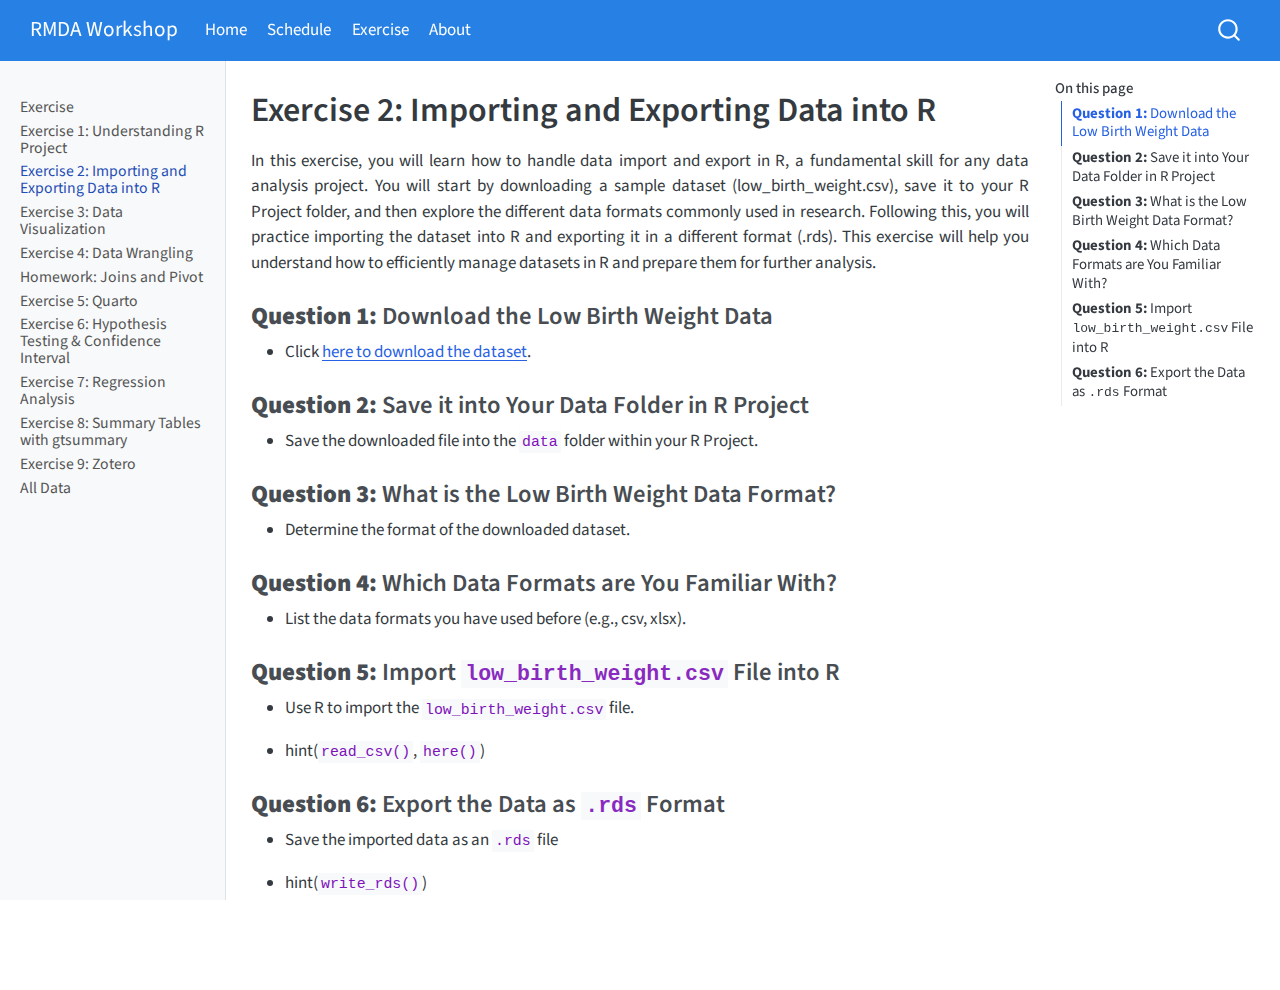
<file: docs/exercise2.html>
<!DOCTYPE html>
<html xmlns="http://www.w3.org/1999/xhtml" lang="en" xml:lang="en"><head>

<meta charset="utf-8">
<meta name="generator" content="quarto-1.5.57">

<meta name="viewport" content="width=device-width, initial-scale=1.0, user-scalable=yes">


<title>Exercise 2: Importing and Exporting Data into R – RMDA Workshop</title>
<style>
code{white-space: pre-wrap;}
span.smallcaps{font-variant: small-caps;}
div.columns{display: flex; gap: min(4vw, 1.5em);}
div.column{flex: auto; overflow-x: auto;}
div.hanging-indent{margin-left: 1.5em; text-indent: -1.5em;}
ul.task-list{list-style: none;}
ul.task-list li input[type="checkbox"] {
  width: 0.8em;
  margin: 0 0.8em 0.2em -1em; /* quarto-specific, see https://github.com/quarto-dev/quarto-cli/issues/4556 */ 
  vertical-align: middle;
}
</style>


<script src="site_libs/quarto-nav/quarto-nav.js"></script>
<script src="site_libs/quarto-nav/headroom.min.js"></script>
<script src="site_libs/clipboard/clipboard.min.js"></script>
<script src="site_libs/quarto-search/autocomplete.umd.js"></script>
<script src="site_libs/quarto-search/fuse.min.js"></script>
<script src="site_libs/quarto-search/quarto-search.js"></script>
<meta name="quarto:offset" content="./">
<script src="site_libs/quarto-html/quarto.js"></script>
<script src="site_libs/quarto-html/popper.min.js"></script>
<script src="site_libs/quarto-html/tippy.umd.min.js"></script>
<script src="site_libs/quarto-html/anchor.min.js"></script>
<link href="site_libs/quarto-html/tippy.css" rel="stylesheet">
<link href="site_libs/quarto-html/quarto-syntax-highlighting.css" rel="stylesheet" id="quarto-text-highlighting-styles">
<script src="site_libs/bootstrap/bootstrap.min.js"></script>
<link href="site_libs/bootstrap/bootstrap-icons.css" rel="stylesheet">
<link href="site_libs/bootstrap/bootstrap.min.css" rel="stylesheet" id="quarto-bootstrap" data-mode="light">
<script id="quarto-search-options" type="application/json">{
  "location": "navbar",
  "copy-button": false,
  "collapse-after": 3,
  "panel-placement": "end",
  "type": "overlay",
  "limit": 50,
  "keyboard-shortcut": [
    "f",
    "/",
    "s"
  ],
  "show-item-context": false,
  "language": {
    "search-no-results-text": "No results",
    "search-matching-documents-text": "matching documents",
    "search-copy-link-title": "Copy link to search",
    "search-hide-matches-text": "Hide additional matches",
    "search-more-match-text": "more match in this document",
    "search-more-matches-text": "more matches in this document",
    "search-clear-button-title": "Clear",
    "search-text-placeholder": "",
    "search-detached-cancel-button-title": "Cancel",
    "search-submit-button-title": "Submit",
    "search-label": "Search"
  }
}</script>


<link rel="stylesheet" href="styles.css">
</head>

<body class="nav-sidebar docked nav-fixed">

<div id="quarto-search-results"></div>
  <header id="quarto-header" class="headroom fixed-top">
    <nav class="navbar navbar-expand-lg " data-bs-theme="dark">
      <div class="navbar-container container-fluid">
      <div class="navbar-brand-container mx-auto">
    <a class="navbar-brand" href="./index.html">
    <span class="navbar-title">RMDA Workshop</span>
    </a>
  </div>
            <div id="quarto-search" class="" title="Search"></div>
          <button class="navbar-toggler" type="button" data-bs-toggle="collapse" data-bs-target="#navbarCollapse" aria-controls="navbarCollapse" role="menu" aria-expanded="false" aria-label="Toggle navigation" onclick="if (window.quartoToggleHeadroom) { window.quartoToggleHeadroom(); }">
  <span class="navbar-toggler-icon"></span>
</button>
          <div class="collapse navbar-collapse" id="navbarCollapse">
            <ul class="navbar-nav navbar-nav-scroll me-auto">
  <li class="nav-item">
    <a class="nav-link" href="./index.html"> 
<span class="menu-text">Home</span></a>
  </li>  
  <li class="nav-item">
    <a class="nav-link" href="./schedule.html"> 
<span class="menu-text">Schedule</span></a>
  </li>  
  <li class="nav-item">
    <a class="nav-link active" href="./exercise.html" aria-current="page"> 
<span class="menu-text">Exercise</span></a>
  </li>  
  <li class="nav-item">
    <a class="nav-link" href="./about.html"> 
<span class="menu-text">About</span></a>
  </li>  
</ul>
          </div> <!-- /navcollapse -->
            <div class="quarto-navbar-tools">
</div>
      </div> <!-- /container-fluid -->
    </nav>
  <nav class="quarto-secondary-nav">
    <div class="container-fluid d-flex">
      <button type="button" class="quarto-btn-toggle btn" data-bs-toggle="collapse" role="button" data-bs-target=".quarto-sidebar-collapse-item" aria-controls="quarto-sidebar" aria-expanded="false" aria-label="Toggle sidebar navigation" onclick="if (window.quartoToggleHeadroom) { window.quartoToggleHeadroom(); }">
        <i class="bi bi-layout-text-sidebar-reverse"></i>
      </button>
        <nav class="quarto-page-breadcrumbs" aria-label="breadcrumb"><ol class="breadcrumb"><li class="breadcrumb-item"><a href="./exercise2.html">Exercise 2: Importing and Exporting Data into R</a></li></ol></nav>
        <a class="flex-grow-1" role="navigation" data-bs-toggle="collapse" data-bs-target=".quarto-sidebar-collapse-item" aria-controls="quarto-sidebar" aria-expanded="false" aria-label="Toggle sidebar navigation" onclick="if (window.quartoToggleHeadroom) { window.quartoToggleHeadroom(); }">      
        </a>
    </div>
  </nav>
</header>
<!-- content -->
<div id="quarto-content" class="quarto-container page-columns page-rows-contents page-layout-article page-navbar">
<!-- sidebar -->
  <nav id="quarto-sidebar" class="sidebar collapse collapse-horizontal quarto-sidebar-collapse-item sidebar-navigation docked overflow-auto">
    <div class="sidebar-menu-container"> 
    <ul class="list-unstyled mt-1">
        <li class="sidebar-item">
  <div class="sidebar-item-container"> 
  <a href="./exercise.html" class="sidebar-item-text sidebar-link">
 <span class="menu-text">Exercise</span></a>
  </div>
</li>
        <li class="sidebar-item">
  <div class="sidebar-item-container"> 
  <a href="./exercise1.html" class="sidebar-item-text sidebar-link">
 <span class="menu-text">Exercise 1: Understanding R Project</span></a>
  </div>
</li>
        <li class="sidebar-item">
  <div class="sidebar-item-container"> 
  <a href="./exercise2.html" class="sidebar-item-text sidebar-link active">
 <span class="menu-text">Exercise 2: Importing and Exporting Data into R</span></a>
  </div>
</li>
        <li class="sidebar-item">
  <div class="sidebar-item-container"> 
  <a href="./exercise3.html" class="sidebar-item-text sidebar-link">
 <span class="menu-text">Exercise 3: Data Visualization</span></a>
  </div>
</li>
        <li class="sidebar-item">
  <div class="sidebar-item-container"> 
  <a href="./exercise4.html" class="sidebar-item-text sidebar-link">
 <span class="menu-text">Exercise 4: Data Wrangling</span></a>
  </div>
</li>
        <li class="sidebar-item">
  <div class="sidebar-item-container"> 
  <a href="./homework1.html" class="sidebar-item-text sidebar-link">
 <span class="menu-text">Homework: Joins and Pivot</span></a>
  </div>
</li>
        <li class="sidebar-item">
  <div class="sidebar-item-container"> 
  <a href="./exercise_quarto.html" class="sidebar-item-text sidebar-link">
 <span class="menu-text">Exercise 5: Quarto</span></a>
  </div>
</li>
        <li class="sidebar-item">
  <div class="sidebar-item-container"> 
  <a href="./exercise_stat_inference.html" class="sidebar-item-text sidebar-link">
 <span class="menu-text">Exercise 6: Hypothesis Testing &amp; Confidence Interval</span></a>
  </div>
</li>
        <li class="sidebar-item">
  <div class="sidebar-item-container"> 
  <a href="./exercise_regression.html" class="sidebar-item-text sidebar-link">
 <span class="menu-text">Exercise 7: Regression Analysis</span></a>
  </div>
</li>
        <li class="sidebar-item">
  <div class="sidebar-item-container"> 
  <a href="./exercise_gtsummary.html" class="sidebar-item-text sidebar-link">
 <span class="menu-text">Exercise 8: Summary Tables with gtsummary</span></a>
  </div>
</li>
        <li class="sidebar-item">
  <div class="sidebar-item-container"> 
  <a href="./exercise_zotero.html" class="sidebar-item-text sidebar-link">
 <span class="menu-text">Exercise 9: Zotero</span></a>
  </div>
</li>
        <li class="sidebar-item">
  <div class="sidebar-item-container"> 
  <a href="./all_data.html" class="sidebar-item-text sidebar-link">
 <span class="menu-text">All Data</span></a>
  </div>
</li>
    </ul>
    </div>
</nav>
<div id="quarto-sidebar-glass" class="quarto-sidebar-collapse-item" data-bs-toggle="collapse" data-bs-target=".quarto-sidebar-collapse-item"></div>
<!-- margin-sidebar -->
    <div id="quarto-margin-sidebar" class="sidebar margin-sidebar">
        <nav id="TOC" role="doc-toc" class="toc-active">
    <h2 id="toc-title">On this page</h2>
   
  <ul>
  <li><a href="#question-1-download-the-low-birth-weight-data" id="toc-question-1-download-the-low-birth-weight-data" class="nav-link active" data-scroll-target="#question-1-download-the-low-birth-weight-data"><strong>Question 1:</strong> Download the Low Birth Weight Data</a></li>
  <li><a href="#question-2-save-it-into-your-data-folder-in-r-project" id="toc-question-2-save-it-into-your-data-folder-in-r-project" class="nav-link" data-scroll-target="#question-2-save-it-into-your-data-folder-in-r-project"><strong>Question 2:</strong> Save it into Your Data Folder in R Project</a></li>
  <li><a href="#question-3-what-is-the-low-birth-weight-data-format" id="toc-question-3-what-is-the-low-birth-weight-data-format" class="nav-link" data-scroll-target="#question-3-what-is-the-low-birth-weight-data-format"><strong>Question 3:</strong> What is the Low Birth Weight Data Format?</a></li>
  <li><a href="#question-4-which-data-formats-are-you-familiar-with" id="toc-question-4-which-data-formats-are-you-familiar-with" class="nav-link" data-scroll-target="#question-4-which-data-formats-are-you-familiar-with"><strong>Question 4:</strong> Which Data Formats are You Familiar With?</a></li>
  <li><a href="#question-5-import-low_birth_weight.csv-file-into-r" id="toc-question-5-import-low_birth_weight.csv-file-into-r" class="nav-link" data-scroll-target="#question-5-import-low_birth_weight.csv-file-into-r"><strong>Question 5:</strong> Import <code>low_birth_weight.csv</code> File into R</a></li>
  <li><a href="#question-6-export-the-data-as-.rds-format" id="toc-question-6-export-the-data-as-.rds-format" class="nav-link" data-scroll-target="#question-6-export-the-data-as-.rds-format"><strong>Question 6:</strong> Export the Data as <code>.rds</code> Format</a></li>
  </ul>
</nav>
    </div>
<!-- main -->
<main class="content" id="quarto-document-content">

<header id="title-block-header" class="quarto-title-block default">
<div class="quarto-title">
<h1 class="title">Exercise 2: Importing and Exporting Data into R</h1>
</div>



<div class="quarto-title-meta">

    
  
    
  </div>
  


</header>


<div style="text-align:justify">
<p>In this exercise, you will learn how to handle data import and export in R, a fundamental skill for any data analysis project. You will start by downloading a sample dataset (low_birth_weight.csv), save it to your R Project folder, and then explore the different data formats commonly used in research. Following this, you will practice importing the dataset into R and exporting it in a different format (.rds). This exercise will help you understand how to efficiently manage datasets in R and prepare them for further analysis.</p>
</div>
<section id="question-1-download-the-low-birth-weight-data" class="level3 unnumbered">
<h3 class="unnumbered anchored" data-anchor-id="question-1-download-the-low-birth-weight-data"><strong>Question 1:</strong> Download the Low Birth Weight Data</h3>
<ul>
<li>Click <a href="https://drive.usercontent.google.com/u/0/uc?id=1DDkS4pdyt41Q9f4cB42yfusquFjwZ7kL&amp;export=download">here to download the dataset</a>.</li>
</ul>
</section>
<section id="question-2-save-it-into-your-data-folder-in-r-project" class="level3 unnumbered">
<h3 class="unnumbered anchored" data-anchor-id="question-2-save-it-into-your-data-folder-in-r-project"><strong>Question 2:</strong> Save it into Your Data Folder in R Project</h3>
<ul>
<li>Save the downloaded file into the <code>data</code> folder within your R Project.</li>
</ul>
</section>
<section id="question-3-what-is-the-low-birth-weight-data-format" class="level3 unnumbered">
<h3 class="unnumbered anchored" data-anchor-id="question-3-what-is-the-low-birth-weight-data-format"><strong>Question 3:</strong> What is the Low Birth Weight Data Format?</h3>
<ul>
<li>Determine the format of the downloaded dataset.</li>
</ul>
</section>
<section id="question-4-which-data-formats-are-you-familiar-with" class="level3 unnumbered">
<h3 class="unnumbered anchored" data-anchor-id="question-4-which-data-formats-are-you-familiar-with"><strong>Question 4:</strong> Which Data Formats are You Familiar With?</h3>
<ul>
<li>List the data formats you have used before (e.g., csv, xlsx).</li>
</ul>
</section>
<section id="question-5-import-low_birth_weight.csv-file-into-r" class="level3 unnumbered">
<h3 class="unnumbered anchored" data-anchor-id="question-5-import-low_birth_weight.csv-file-into-r"><strong>Question 5:</strong> Import <code>low_birth_weight.csv</code> File into R</h3>
<ul>
<li><p>Use R to import the <code>low_birth_weight.csv</code> file.</p></li>
<li><p>hint(<code>read_csv()</code>, <code>here()</code>)</p></li>
</ul>
</section>
<section id="question-6-export-the-data-as-.rds-format" class="level3">
<h3 class="anchored" data-anchor-id="question-6-export-the-data-as-.rds-format"><strong>Question 6:</strong> Export the Data as <code>.rds</code> Format</h3>
<ul>
<li><p>Save the imported data as an <code>.rds</code> file</p></li>
<li><p>hint(<code>write_rds()</code>)</p></li>
</ul>


</section>

</main> <!-- /main -->
<script id="quarto-html-after-body" type="application/javascript">
window.document.addEventListener("DOMContentLoaded", function (event) {
  const toggleBodyColorMode = (bsSheetEl) => {
    const mode = bsSheetEl.getAttribute("data-mode");
    const bodyEl = window.document.querySelector("body");
    if (mode === "dark") {
      bodyEl.classList.add("quarto-dark");
      bodyEl.classList.remove("quarto-light");
    } else {
      bodyEl.classList.add("quarto-light");
      bodyEl.classList.remove("quarto-dark");
    }
  }
  const toggleBodyColorPrimary = () => {
    const bsSheetEl = window.document.querySelector("link#quarto-bootstrap");
    if (bsSheetEl) {
      toggleBodyColorMode(bsSheetEl);
    }
  }
  toggleBodyColorPrimary();  
  const icon = "";
  const anchorJS = new window.AnchorJS();
  anchorJS.options = {
    placement: 'right',
    icon: icon
  };
  anchorJS.add('.anchored');
  const isCodeAnnotation = (el) => {
    for (const clz of el.classList) {
      if (clz.startsWith('code-annotation-')) {                     
        return true;
      }
    }
    return false;
  }
  const onCopySuccess = function(e) {
    // button target
    const button = e.trigger;
    // don't keep focus
    button.blur();
    // flash "checked"
    button.classList.add('code-copy-button-checked');
    var currentTitle = button.getAttribute("title");
    button.setAttribute("title", "Copied!");
    let tooltip;
    if (window.bootstrap) {
      button.setAttribute("data-bs-toggle", "tooltip");
      button.setAttribute("data-bs-placement", "left");
      button.setAttribute("data-bs-title", "Copied!");
      tooltip = new bootstrap.Tooltip(button, 
        { trigger: "manual", 
          customClass: "code-copy-button-tooltip",
          offset: [0, -8]});
      tooltip.show();    
    }
    setTimeout(function() {
      if (tooltip) {
        tooltip.hide();
        button.removeAttribute("data-bs-title");
        button.removeAttribute("data-bs-toggle");
        button.removeAttribute("data-bs-placement");
      }
      button.setAttribute("title", currentTitle);
      button.classList.remove('code-copy-button-checked');
    }, 1000);
    // clear code selection
    e.clearSelection();
  }
  const getTextToCopy = function(trigger) {
      const codeEl = trigger.previousElementSibling.cloneNode(true);
      for (const childEl of codeEl.children) {
        if (isCodeAnnotation(childEl)) {
          childEl.remove();
        }
      }
      return codeEl.innerText;
  }
  const clipboard = new window.ClipboardJS('.code-copy-button:not([data-in-quarto-modal])', {
    text: getTextToCopy
  });
  clipboard.on('success', onCopySuccess);
  if (window.document.getElementById('quarto-embedded-source-code-modal')) {
    // For code content inside modals, clipBoardJS needs to be initialized with a container option
    // TODO: Check when it could be a function (https://github.com/zenorocha/clipboard.js/issues/860)
    const clipboardModal = new window.ClipboardJS('.code-copy-button[data-in-quarto-modal]', {
      text: getTextToCopy,
      container: window.document.getElementById('quarto-embedded-source-code-modal')
    });
    clipboardModal.on('success', onCopySuccess);
  }
    var localhostRegex = new RegExp(/^(?:http|https):\/\/localhost\:?[0-9]*\//);
    var mailtoRegex = new RegExp(/^mailto:/);
      var filterRegex = new RegExp('/' + window.location.host + '/');
    var isInternal = (href) => {
        return filterRegex.test(href) || localhostRegex.test(href) || mailtoRegex.test(href);
    }
    // Inspect non-navigation links and adorn them if external
 	var links = window.document.querySelectorAll('a[href]:not(.nav-link):not(.navbar-brand):not(.toc-action):not(.sidebar-link):not(.sidebar-item-toggle):not(.pagination-link):not(.no-external):not([aria-hidden]):not(.dropdown-item):not(.quarto-navigation-tool):not(.about-link)');
    for (var i=0; i<links.length; i++) {
      const link = links[i];
      if (!isInternal(link.href)) {
        // undo the damage that might have been done by quarto-nav.js in the case of
        // links that we want to consider external
        if (link.dataset.originalHref !== undefined) {
          link.href = link.dataset.originalHref;
        }
      }
    }
  function tippyHover(el, contentFn, onTriggerFn, onUntriggerFn) {
    const config = {
      allowHTML: true,
      maxWidth: 500,
      delay: 100,
      arrow: false,
      appendTo: function(el) {
          return el.parentElement;
      },
      interactive: true,
      interactiveBorder: 10,
      theme: 'quarto',
      placement: 'bottom-start',
    };
    if (contentFn) {
      config.content = contentFn;
    }
    if (onTriggerFn) {
      config.onTrigger = onTriggerFn;
    }
    if (onUntriggerFn) {
      config.onUntrigger = onUntriggerFn;
    }
    window.tippy(el, config); 
  }
  const noterefs = window.document.querySelectorAll('a[role="doc-noteref"]');
  for (var i=0; i<noterefs.length; i++) {
    const ref = noterefs[i];
    tippyHover(ref, function() {
      // use id or data attribute instead here
      let href = ref.getAttribute('data-footnote-href') || ref.getAttribute('href');
      try { href = new URL(href).hash; } catch {}
      const id = href.replace(/^#\/?/, "");
      const note = window.document.getElementById(id);
      if (note) {
        return note.innerHTML;
      } else {
        return "";
      }
    });
  }
  const xrefs = window.document.querySelectorAll('a.quarto-xref');
  const processXRef = (id, note) => {
    // Strip column container classes
    const stripColumnClz = (el) => {
      el.classList.remove("page-full", "page-columns");
      if (el.children) {
        for (const child of el.children) {
          stripColumnClz(child);
        }
      }
    }
    stripColumnClz(note)
    if (id === null || id.startsWith('sec-')) {
      // Special case sections, only their first couple elements
      const container = document.createElement("div");
      if (note.children && note.children.length > 2) {
        container.appendChild(note.children[0].cloneNode(true));
        for (let i = 1; i < note.children.length; i++) {
          const child = note.children[i];
          if (child.tagName === "P" && child.innerText === "") {
            continue;
          } else {
            container.appendChild(child.cloneNode(true));
            break;
          }
        }
        if (window.Quarto?.typesetMath) {
          window.Quarto.typesetMath(container);
        }
        return container.innerHTML
      } else {
        if (window.Quarto?.typesetMath) {
          window.Quarto.typesetMath(note);
        }
        return note.innerHTML;
      }
    } else {
      // Remove any anchor links if they are present
      const anchorLink = note.querySelector('a.anchorjs-link');
      if (anchorLink) {
        anchorLink.remove();
      }
      if (window.Quarto?.typesetMath) {
        window.Quarto.typesetMath(note);
      }
      // TODO in 1.5, we should make sure this works without a callout special case
      if (note.classList.contains("callout")) {
        return note.outerHTML;
      } else {
        return note.innerHTML;
      }
    }
  }
  for (var i=0; i<xrefs.length; i++) {
    const xref = xrefs[i];
    tippyHover(xref, undefined, function(instance) {
      instance.disable();
      let url = xref.getAttribute('href');
      let hash = undefined; 
      if (url.startsWith('#')) {
        hash = url;
      } else {
        try { hash = new URL(url).hash; } catch {}
      }
      if (hash) {
        const id = hash.replace(/^#\/?/, "");
        const note = window.document.getElementById(id);
        if (note !== null) {
          try {
            const html = processXRef(id, note.cloneNode(true));
            instance.setContent(html);
          } finally {
            instance.enable();
            instance.show();
          }
        } else {
          // See if we can fetch this
          fetch(url.split('#')[0])
          .then(res => res.text())
          .then(html => {
            const parser = new DOMParser();
            const htmlDoc = parser.parseFromString(html, "text/html");
            const note = htmlDoc.getElementById(id);
            if (note !== null) {
              const html = processXRef(id, note);
              instance.setContent(html);
            } 
          }).finally(() => {
            instance.enable();
            instance.show();
          });
        }
      } else {
        // See if we can fetch a full url (with no hash to target)
        // This is a special case and we should probably do some content thinning / targeting
        fetch(url)
        .then(res => res.text())
        .then(html => {
          const parser = new DOMParser();
          const htmlDoc = parser.parseFromString(html, "text/html");
          const note = htmlDoc.querySelector('main.content');
          if (note !== null) {
            // This should only happen for chapter cross references
            // (since there is no id in the URL)
            // remove the first header
            if (note.children.length > 0 && note.children[0].tagName === "HEADER") {
              note.children[0].remove();
            }
            const html = processXRef(null, note);
            instance.setContent(html);
          } 
        }).finally(() => {
          instance.enable();
          instance.show();
        });
      }
    }, function(instance) {
    });
  }
      let selectedAnnoteEl;
      const selectorForAnnotation = ( cell, annotation) => {
        let cellAttr = 'data-code-cell="' + cell + '"';
        let lineAttr = 'data-code-annotation="' +  annotation + '"';
        const selector = 'span[' + cellAttr + '][' + lineAttr + ']';
        return selector;
      }
      const selectCodeLines = (annoteEl) => {
        const doc = window.document;
        const targetCell = annoteEl.getAttribute("data-target-cell");
        const targetAnnotation = annoteEl.getAttribute("data-target-annotation");
        const annoteSpan = window.document.querySelector(selectorForAnnotation(targetCell, targetAnnotation));
        const lines = annoteSpan.getAttribute("data-code-lines").split(",");
        const lineIds = lines.map((line) => {
          return targetCell + "-" + line;
        })
        let top = null;
        let height = null;
        let parent = null;
        if (lineIds.length > 0) {
            //compute the position of the single el (top and bottom and make a div)
            const el = window.document.getElementById(lineIds[0]);
            top = el.offsetTop;
            height = el.offsetHeight;
            parent = el.parentElement.parentElement;
          if (lineIds.length > 1) {
            const lastEl = window.document.getElementById(lineIds[lineIds.length - 1]);
            const bottom = lastEl.offsetTop + lastEl.offsetHeight;
            height = bottom - top;
          }
          if (top !== null && height !== null && parent !== null) {
            // cook up a div (if necessary) and position it 
            let div = window.document.getElementById("code-annotation-line-highlight");
            if (div === null) {
              div = window.document.createElement("div");
              div.setAttribute("id", "code-annotation-line-highlight");
              div.style.position = 'absolute';
              parent.appendChild(div);
            }
            div.style.top = top - 2 + "px";
            div.style.height = height + 4 + "px";
            div.style.left = 0;
            let gutterDiv = window.document.getElementById("code-annotation-line-highlight-gutter");
            if (gutterDiv === null) {
              gutterDiv = window.document.createElement("div");
              gutterDiv.setAttribute("id", "code-annotation-line-highlight-gutter");
              gutterDiv.style.position = 'absolute';
              const codeCell = window.document.getElementById(targetCell);
              const gutter = codeCell.querySelector('.code-annotation-gutter');
              gutter.appendChild(gutterDiv);
            }
            gutterDiv.style.top = top - 2 + "px";
            gutterDiv.style.height = height + 4 + "px";
          }
          selectedAnnoteEl = annoteEl;
        }
      };
      const unselectCodeLines = () => {
        const elementsIds = ["code-annotation-line-highlight", "code-annotation-line-highlight-gutter"];
        elementsIds.forEach((elId) => {
          const div = window.document.getElementById(elId);
          if (div) {
            div.remove();
          }
        });
        selectedAnnoteEl = undefined;
      };
        // Handle positioning of the toggle
    window.addEventListener(
      "resize",
      throttle(() => {
        elRect = undefined;
        if (selectedAnnoteEl) {
          selectCodeLines(selectedAnnoteEl);
        }
      }, 10)
    );
    function throttle(fn, ms) {
    let throttle = false;
    let timer;
      return (...args) => {
        if(!throttle) { // first call gets through
            fn.apply(this, args);
            throttle = true;
        } else { // all the others get throttled
            if(timer) clearTimeout(timer); // cancel #2
            timer = setTimeout(() => {
              fn.apply(this, args);
              timer = throttle = false;
            }, ms);
        }
      };
    }
      // Attach click handler to the DT
      const annoteDls = window.document.querySelectorAll('dt[data-target-cell]');
      for (const annoteDlNode of annoteDls) {
        annoteDlNode.addEventListener('click', (event) => {
          const clickedEl = event.target;
          if (clickedEl !== selectedAnnoteEl) {
            unselectCodeLines();
            const activeEl = window.document.querySelector('dt[data-target-cell].code-annotation-active');
            if (activeEl) {
              activeEl.classList.remove('code-annotation-active');
            }
            selectCodeLines(clickedEl);
            clickedEl.classList.add('code-annotation-active');
          } else {
            // Unselect the line
            unselectCodeLines();
            clickedEl.classList.remove('code-annotation-active');
          }
        });
      }
  const findCites = (el) => {
    const parentEl = el.parentElement;
    if (parentEl) {
      const cites = parentEl.dataset.cites;
      if (cites) {
        return {
          el,
          cites: cites.split(' ')
        };
      } else {
        return findCites(el.parentElement)
      }
    } else {
      return undefined;
    }
  };
  var bibliorefs = window.document.querySelectorAll('a[role="doc-biblioref"]');
  for (var i=0; i<bibliorefs.length; i++) {
    const ref = bibliorefs[i];
    const citeInfo = findCites(ref);
    if (citeInfo) {
      tippyHover(citeInfo.el, function() {
        var popup = window.document.createElement('div');
        citeInfo.cites.forEach(function(cite) {
          var citeDiv = window.document.createElement('div');
          citeDiv.classList.add('hanging-indent');
          citeDiv.classList.add('csl-entry');
          var biblioDiv = window.document.getElementById('ref-' + cite);
          if (biblioDiv) {
            citeDiv.innerHTML = biblioDiv.innerHTML;
          }
          popup.appendChild(citeDiv);
        });
        return popup.innerHTML;
      });
    }
  }
});
</script>
</div> <!-- /content -->




</body></html>
</file>
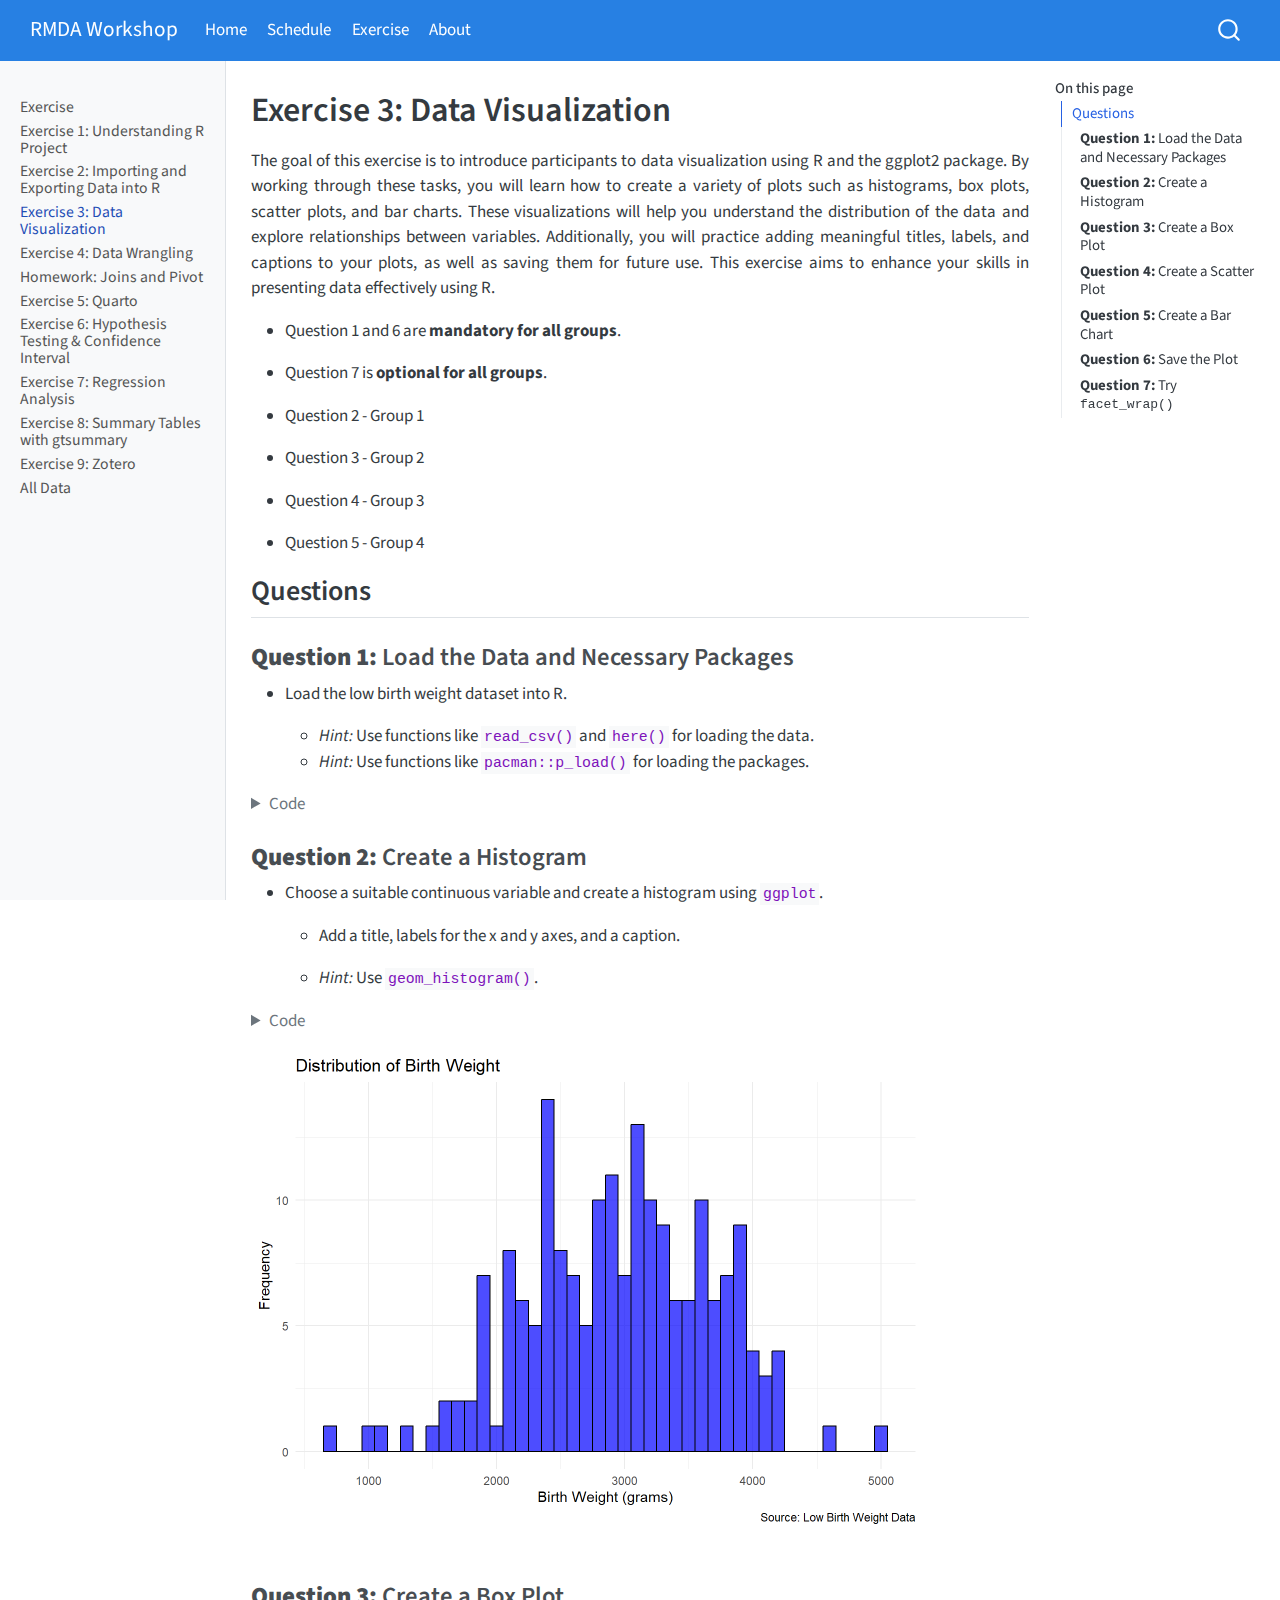
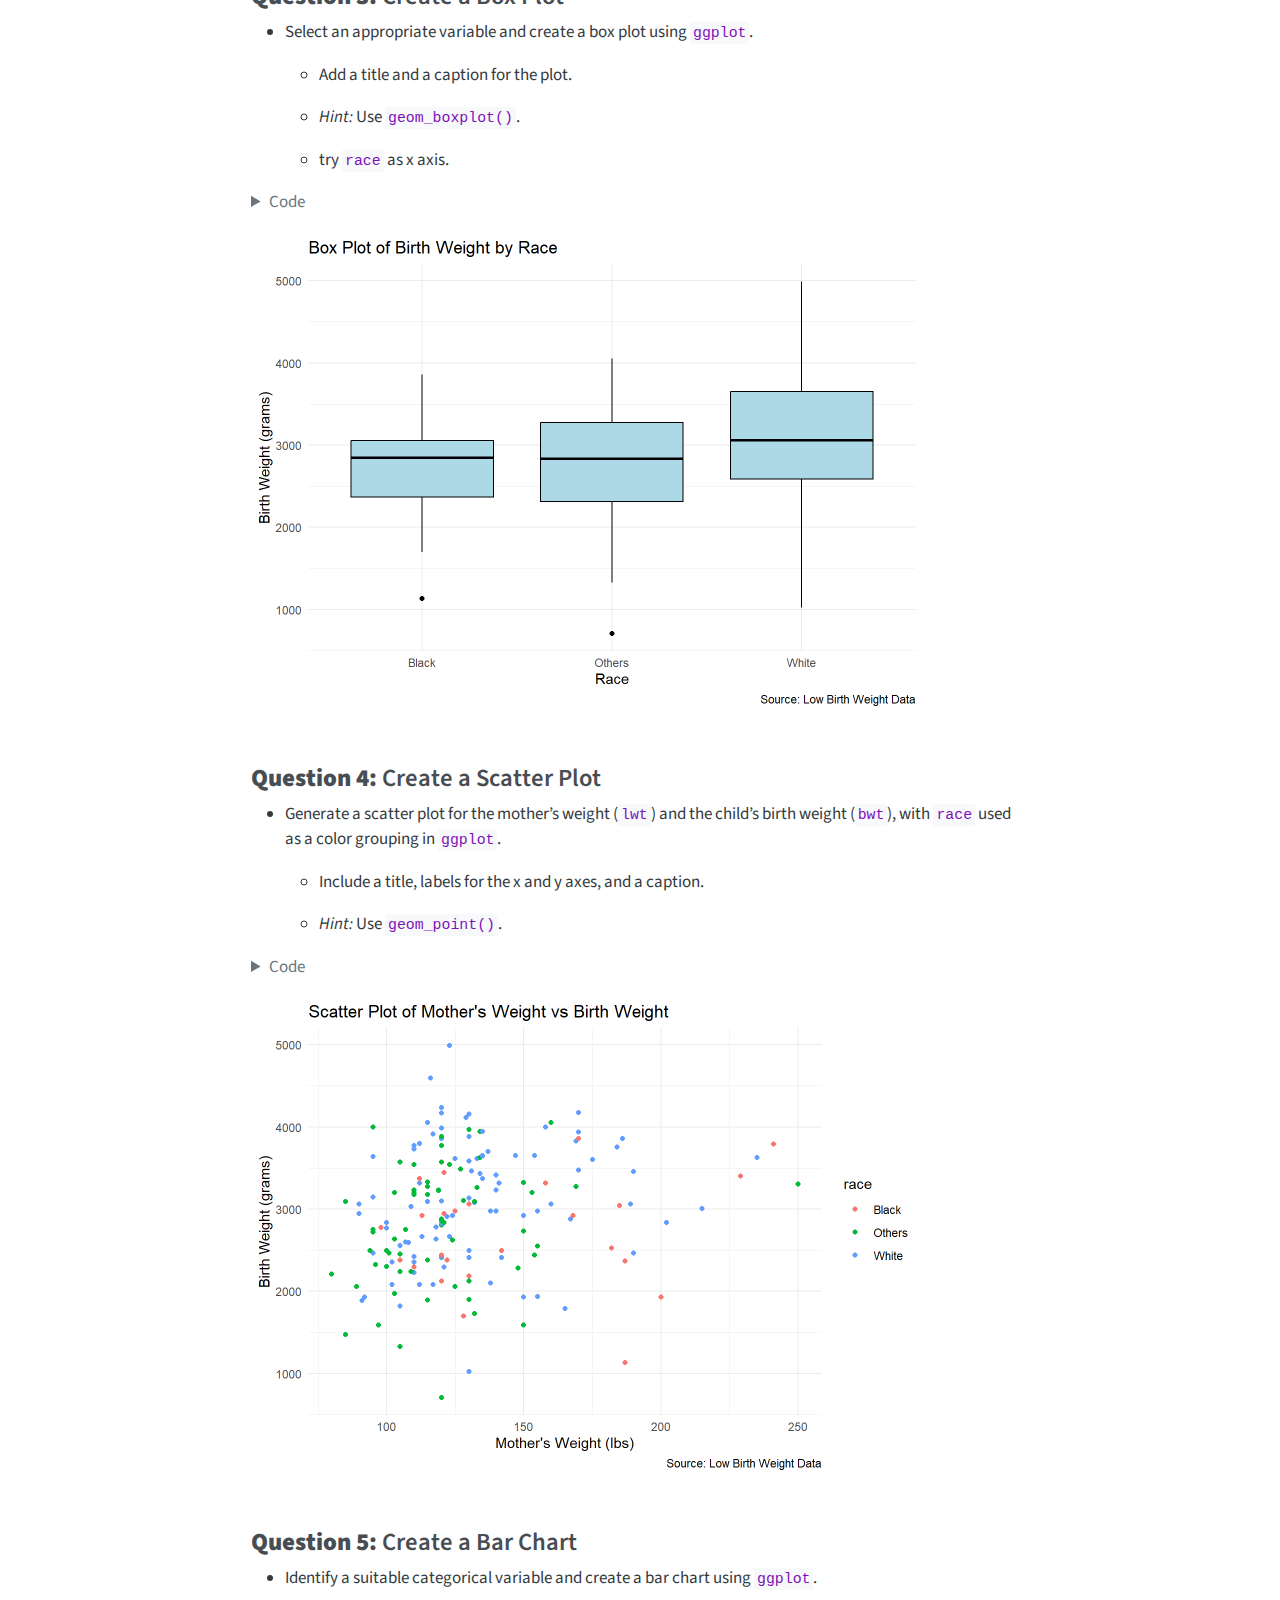
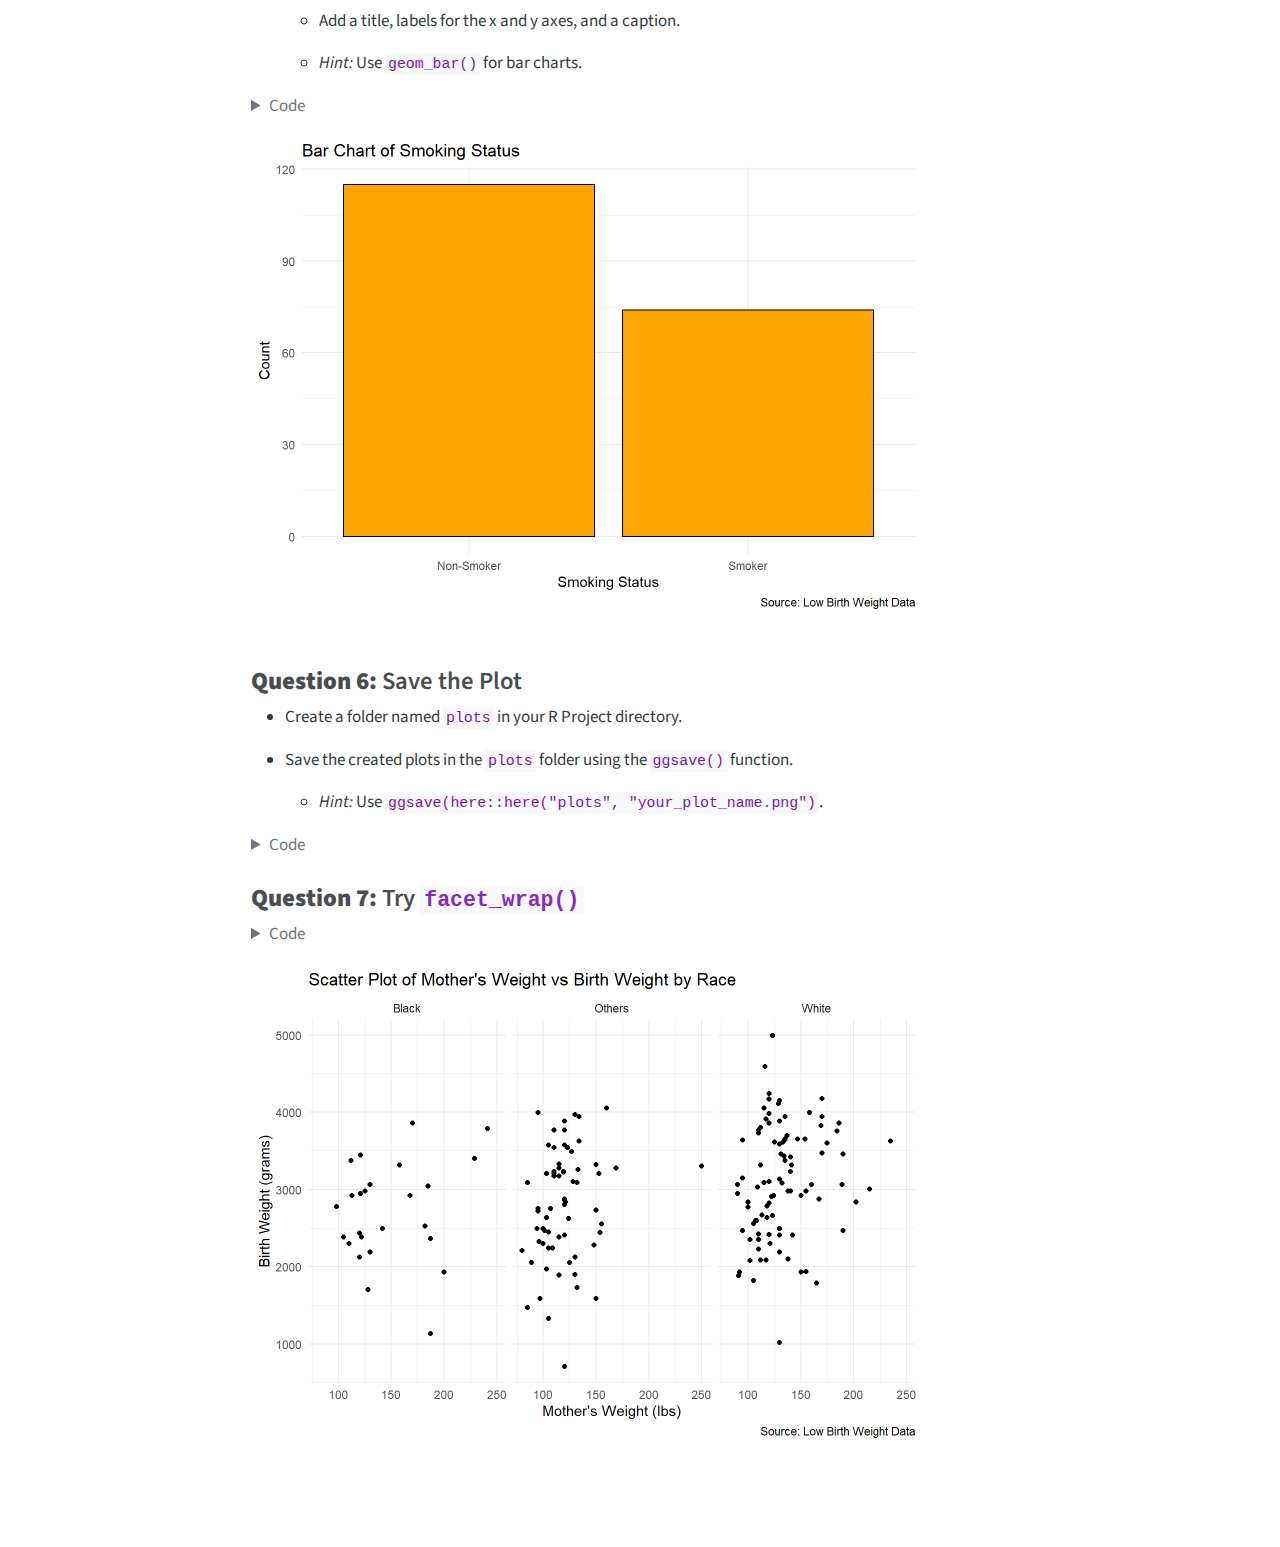
<file: docs/exercise3.html>
<!DOCTYPE html>
<html xmlns="http://www.w3.org/1999/xhtml" lang="en" xml:lang="en"><head>

<meta charset="utf-8">
<meta name="generator" content="quarto-1.5.57">

<meta name="viewport" content="width=device-width, initial-scale=1.0, user-scalable=yes">


<title>Exercise 3: Data Visualization – RMDA Workshop</title>
<style>
code{white-space: pre-wrap;}
span.smallcaps{font-variant: small-caps;}
div.columns{display: flex; gap: min(4vw, 1.5em);}
div.column{flex: auto; overflow-x: auto;}
div.hanging-indent{margin-left: 1.5em; text-indent: -1.5em;}
ul.task-list{list-style: none;}
ul.task-list li input[type="checkbox"] {
  width: 0.8em;
  margin: 0 0.8em 0.2em -1em; /* quarto-specific, see https://github.com/quarto-dev/quarto-cli/issues/4556 */ 
  vertical-align: middle;
}
/* CSS for syntax highlighting */
pre > code.sourceCode { white-space: pre; position: relative; }
pre > code.sourceCode > span { line-height: 1.25; }
pre > code.sourceCode > span:empty { height: 1.2em; }
.sourceCode { overflow: visible; }
code.sourceCode > span { color: inherit; text-decoration: inherit; }
div.sourceCode { margin: 1em 0; }
pre.sourceCode { margin: 0; }
@media screen {
div.sourceCode { overflow: auto; }
}
@media print {
pre > code.sourceCode { white-space: pre-wrap; }
pre > code.sourceCode > span { display: inline-block; text-indent: -5em; padding-left: 5em; }
}
pre.numberSource code
  { counter-reset: source-line 0; }
pre.numberSource code > span
  { position: relative; left: -4em; counter-increment: source-line; }
pre.numberSource code > span > a:first-child::before
  { content: counter(source-line);
    position: relative; left: -1em; text-align: right; vertical-align: baseline;
    border: none; display: inline-block;
    -webkit-touch-callout: none; -webkit-user-select: none;
    -khtml-user-select: none; -moz-user-select: none;
    -ms-user-select: none; user-select: none;
    padding: 0 4px; width: 4em;
  }
pre.numberSource { margin-left: 3em;  padding-left: 4px; }
div.sourceCode
  {   }
@media screen {
pre > code.sourceCode > span > a:first-child::before { text-decoration: underline; }
}
</style>


<script src="site_libs/quarto-nav/quarto-nav.js"></script>
<script src="site_libs/quarto-nav/headroom.min.js"></script>
<script src="site_libs/clipboard/clipboard.min.js"></script>
<script src="site_libs/quarto-search/autocomplete.umd.js"></script>
<script src="site_libs/quarto-search/fuse.min.js"></script>
<script src="site_libs/quarto-search/quarto-search.js"></script>
<meta name="quarto:offset" content="./">
<script src="site_libs/quarto-html/quarto.js"></script>
<script src="site_libs/quarto-html/popper.min.js"></script>
<script src="site_libs/quarto-html/tippy.umd.min.js"></script>
<script src="site_libs/quarto-html/anchor.min.js"></script>
<link href="site_libs/quarto-html/tippy.css" rel="stylesheet">
<link href="site_libs/quarto-html/quarto-syntax-highlighting.css" rel="stylesheet" id="quarto-text-highlighting-styles">
<script src="site_libs/bootstrap/bootstrap.min.js"></script>
<link href="site_libs/bootstrap/bootstrap-icons.css" rel="stylesheet">
<link href="site_libs/bootstrap/bootstrap.min.css" rel="stylesheet" id="quarto-bootstrap" data-mode="light">
<script id="quarto-search-options" type="application/json">{
  "location": "navbar",
  "copy-button": false,
  "collapse-after": 3,
  "panel-placement": "end",
  "type": "overlay",
  "limit": 50,
  "keyboard-shortcut": [
    "f",
    "/",
    "s"
  ],
  "show-item-context": false,
  "language": {
    "search-no-results-text": "No results",
    "search-matching-documents-text": "matching documents",
    "search-copy-link-title": "Copy link to search",
    "search-hide-matches-text": "Hide additional matches",
    "search-more-match-text": "more match in this document",
    "search-more-matches-text": "more matches in this document",
    "search-clear-button-title": "Clear",
    "search-text-placeholder": "",
    "search-detached-cancel-button-title": "Cancel",
    "search-submit-button-title": "Submit",
    "search-label": "Search"
  }
}</script>


<link rel="stylesheet" href="styles.css">
</head>

<body class="nav-sidebar docked nav-fixed">

<div id="quarto-search-results"></div>
  <header id="quarto-header" class="headroom fixed-top">
    <nav class="navbar navbar-expand-lg " data-bs-theme="dark">
      <div class="navbar-container container-fluid">
      <div class="navbar-brand-container mx-auto">
    <a class="navbar-brand" href="./index.html">
    <span class="navbar-title">RMDA Workshop</span>
    </a>
  </div>
            <div id="quarto-search" class="" title="Search"></div>
          <button class="navbar-toggler" type="button" data-bs-toggle="collapse" data-bs-target="#navbarCollapse" aria-controls="navbarCollapse" role="menu" aria-expanded="false" aria-label="Toggle navigation" onclick="if (window.quartoToggleHeadroom) { window.quartoToggleHeadroom(); }">
  <span class="navbar-toggler-icon"></span>
</button>
          <div class="collapse navbar-collapse" id="navbarCollapse">
            <ul class="navbar-nav navbar-nav-scroll me-auto">
  <li class="nav-item">
    <a class="nav-link" href="./index.html"> 
<span class="menu-text">Home</span></a>
  </li>  
  <li class="nav-item">
    <a class="nav-link" href="./schedule.html"> 
<span class="menu-text">Schedule</span></a>
  </li>  
  <li class="nav-item">
    <a class="nav-link active" href="./exercise.html" aria-current="page"> 
<span class="menu-text">Exercise</span></a>
  </li>  
  <li class="nav-item">
    <a class="nav-link" href="./about.html"> 
<span class="menu-text">About</span></a>
  </li>  
</ul>
          </div> <!-- /navcollapse -->
            <div class="quarto-navbar-tools">
</div>
      </div> <!-- /container-fluid -->
    </nav>
  <nav class="quarto-secondary-nav">
    <div class="container-fluid d-flex">
      <button type="button" class="quarto-btn-toggle btn" data-bs-toggle="collapse" role="button" data-bs-target=".quarto-sidebar-collapse-item" aria-controls="quarto-sidebar" aria-expanded="false" aria-label="Toggle sidebar navigation" onclick="if (window.quartoToggleHeadroom) { window.quartoToggleHeadroom(); }">
        <i class="bi bi-layout-text-sidebar-reverse"></i>
      </button>
        <nav class="quarto-page-breadcrumbs" aria-label="breadcrumb"><ol class="breadcrumb"><li class="breadcrumb-item"><a href="./exercise3.html">Exercise 3: Data Visualization</a></li></ol></nav>
        <a class="flex-grow-1" role="navigation" data-bs-toggle="collapse" data-bs-target=".quarto-sidebar-collapse-item" aria-controls="quarto-sidebar" aria-expanded="false" aria-label="Toggle sidebar navigation" onclick="if (window.quartoToggleHeadroom) { window.quartoToggleHeadroom(); }">      
        </a>
    </div>
  </nav>
</header>
<!-- content -->
<div id="quarto-content" class="quarto-container page-columns page-rows-contents page-layout-article page-navbar">
<!-- sidebar -->
  <nav id="quarto-sidebar" class="sidebar collapse collapse-horizontal quarto-sidebar-collapse-item sidebar-navigation docked overflow-auto">
    <div class="sidebar-menu-container"> 
    <ul class="list-unstyled mt-1">
        <li class="sidebar-item">
  <div class="sidebar-item-container"> 
  <a href="./exercise.html" class="sidebar-item-text sidebar-link">
 <span class="menu-text">Exercise</span></a>
  </div>
</li>
        <li class="sidebar-item">
  <div class="sidebar-item-container"> 
  <a href="./exercise1.html" class="sidebar-item-text sidebar-link">
 <span class="menu-text">Exercise 1: Understanding R Project</span></a>
  </div>
</li>
        <li class="sidebar-item">
  <div class="sidebar-item-container"> 
  <a href="./exercise2.html" class="sidebar-item-text sidebar-link">
 <span class="menu-text">Exercise 2: Importing and Exporting Data into R</span></a>
  </div>
</li>
        <li class="sidebar-item">
  <div class="sidebar-item-container"> 
  <a href="./exercise3.html" class="sidebar-item-text sidebar-link active">
 <span class="menu-text">Exercise 3: Data Visualization</span></a>
  </div>
</li>
        <li class="sidebar-item">
  <div class="sidebar-item-container"> 
  <a href="./exercise4.html" class="sidebar-item-text sidebar-link">
 <span class="menu-text">Exercise 4: Data Wrangling</span></a>
  </div>
</li>
        <li class="sidebar-item">
  <div class="sidebar-item-container"> 
  <a href="./homework1.html" class="sidebar-item-text sidebar-link">
 <span class="menu-text">Homework: Joins and Pivot</span></a>
  </div>
</li>
        <li class="sidebar-item">
  <div class="sidebar-item-container"> 
  <a href="./exercise_quarto.html" class="sidebar-item-text sidebar-link">
 <span class="menu-text">Exercise 5: Quarto</span></a>
  </div>
</li>
        <li class="sidebar-item">
  <div class="sidebar-item-container"> 
  <a href="./exercise_stat_inference.html" class="sidebar-item-text sidebar-link">
 <span class="menu-text">Exercise 6: Hypothesis Testing &amp; Confidence Interval</span></a>
  </div>
</li>
        <li class="sidebar-item">
  <div class="sidebar-item-container"> 
  <a href="./exercise_regression.html" class="sidebar-item-text sidebar-link">
 <span class="menu-text">Exercise 7: Regression Analysis</span></a>
  </div>
</li>
        <li class="sidebar-item">
  <div class="sidebar-item-container"> 
  <a href="./exercise_gtsummary.html" class="sidebar-item-text sidebar-link">
 <span class="menu-text">Exercise 8: Summary Tables with gtsummary</span></a>
  </div>
</li>
        <li class="sidebar-item">
  <div class="sidebar-item-container"> 
  <a href="./exercise_zotero.html" class="sidebar-item-text sidebar-link">
 <span class="menu-text">Exercise 9: Zotero</span></a>
  </div>
</li>
        <li class="sidebar-item">
  <div class="sidebar-item-container"> 
  <a href="./all_data.html" class="sidebar-item-text sidebar-link">
 <span class="menu-text">All Data</span></a>
  </div>
</li>
    </ul>
    </div>
</nav>
<div id="quarto-sidebar-glass" class="quarto-sidebar-collapse-item" data-bs-toggle="collapse" data-bs-target=".quarto-sidebar-collapse-item"></div>
<!-- margin-sidebar -->
    <div id="quarto-margin-sidebar" class="sidebar margin-sidebar">
        <nav id="TOC" role="doc-toc" class="toc-active">
    <h2 id="toc-title">On this page</h2>
   
  <ul>
  <li><a href="#questions" id="toc-questions" class="nav-link active" data-scroll-target="#questions">Questions</a>
  <ul class="collapse">
  <li><a href="#question-1-load-the-data-and-necessary-packages" id="toc-question-1-load-the-data-and-necessary-packages" class="nav-link" data-scroll-target="#question-1-load-the-data-and-necessary-packages"><strong>Question 1:</strong> Load the Data and Necessary Packages</a></li>
  <li><a href="#question-2-create-a-histogram" id="toc-question-2-create-a-histogram" class="nav-link" data-scroll-target="#question-2-create-a-histogram"><strong>Question 2:</strong> Create a Histogram</a></li>
  <li><a href="#question-3-create-a-box-plot" id="toc-question-3-create-a-box-plot" class="nav-link" data-scroll-target="#question-3-create-a-box-plot"><strong>Question 3:</strong> Create a Box Plot</a></li>
  <li><a href="#question-4-create-a-scatter-plot" id="toc-question-4-create-a-scatter-plot" class="nav-link" data-scroll-target="#question-4-create-a-scatter-plot"><strong>Question 4:</strong> Create a Scatter Plot</a></li>
  <li><a href="#question-5-create-a-bar-chart" id="toc-question-5-create-a-bar-chart" class="nav-link" data-scroll-target="#question-5-create-a-bar-chart"><strong>Question 5:</strong> Create a Bar Chart</a></li>
  <li><a href="#question-6-save-the-plot" id="toc-question-6-save-the-plot" class="nav-link" data-scroll-target="#question-6-save-the-plot"><strong>Question 6:</strong> Save the Plot</a></li>
  <li><a href="#question-7-try-facet_wrap" id="toc-question-7-try-facet_wrap" class="nav-link" data-scroll-target="#question-7-try-facet_wrap"><strong>Question 7:</strong> Try <code>facet_wrap()</code></a></li>
  </ul></li>
  </ul>
</nav>
    </div>
<!-- main -->
<main class="content" id="quarto-document-content">

<header id="title-block-header" class="quarto-title-block default">
<div class="quarto-title">
<h1 class="title">Exercise 3: Data Visualization</h1>
</div>



<div class="quarto-title-meta">

    
  
    
  </div>
  


</header>


<div style="text-align:justify">
<p>The goal of this exercise is to introduce participants to data visualization using R and the ggplot2 package. By working through these tasks, you will learn how to create a variety of plots such as histograms, box plots, scatter plots, and bar charts. These visualizations will help you understand the distribution of the data and explore relationships between variables. Additionally, you will practice adding meaningful titles, labels, and captions to your plots, as well as saving them for future use. This exercise aims to enhance your skills in presenting data effectively using R.</p>
</div>
<ul>
<li><p>Question 1 and 6 are <strong>mandatory for all groups</strong>.</p></li>
<li><p>Question 7 is <strong>optional for all groups</strong>.</p></li>
<li><p>Question 2 - Group 1</p></li>
<li><p>Question 3 - Group 2</p></li>
<li><p>Question 4 - Group 3</p></li>
<li><p>Question 5 - Group 4</p></li>
</ul>
<section id="questions" class="level2">
<h2 class="anchored" data-anchor-id="questions">Questions</h2>
<section id="question-1-load-the-data-and-necessary-packages" class="level3">
<h3 class="anchored" data-anchor-id="question-1-load-the-data-and-necessary-packages"><strong>Question 1:</strong> Load the Data and Necessary Packages</h3>
<ul>
<li><p>Load the low birth weight dataset into R.</p>
<ul>
<li><em>Hint:</em> Use functions like <code>read_csv()</code> and <code>here()</code> for loading the data.</li>
<li><em>Hint:</em> Use functions like <code>pacman::p_load()</code> for loading the packages.</li>
</ul></li>
</ul>
<div class="cell">
<details class="code-fold">
<summary>Code</summary>
<div class="sourceCode cell-code" id="cb1"><pre class="sourceCode r code-with-copy"><code class="sourceCode r"><span id="cb1-1"><a href="#cb1-1" aria-hidden="true" tabindex="-1"></a><span class="co"># Load necessary packages</span></span>
<span id="cb1-2"><a href="#cb1-2" aria-hidden="true" tabindex="-1"></a>pacman<span class="sc">::</span><span class="fu">p_load</span>(tidyverse, here)</span>
<span id="cb1-3"><a href="#cb1-3" aria-hidden="true" tabindex="-1"></a></span>
<span id="cb1-4"><a href="#cb1-4" aria-hidden="true" tabindex="-1"></a><span class="co"># Load the dataset</span></span>
<span id="cb1-5"><a href="#cb1-5" aria-hidden="true" tabindex="-1"></a>df <span class="ot">&lt;-</span> <span class="fu">read_csv</span>(<span class="fu">here</span>(<span class="st">"data"</span>, <span class="st">"low_birth_weight.csv"</span>))</span></code><button title="Copy to Clipboard" class="code-copy-button"><i class="bi"></i></button></pre></div>
</details>
</div>
</section>
<section id="question-2-create-a-histogram" class="level3">
<h3 class="anchored" data-anchor-id="question-2-create-a-histogram"><strong>Question 2:</strong> Create a Histogram</h3>
<ul>
<li><p>Choose a suitable continuous variable and create a histogram using <code>ggplot</code>.</p>
<ul>
<li><p>Add a title, labels for the x and y axes, and a caption.</p></li>
<li><p><em>Hint:</em> Use <code>geom_histogram()</code>.</p></li>
</ul></li>
</ul>
<div class="cell">
<details class="code-fold">
<summary>Code</summary>
<div class="sourceCode cell-code" id="cb2"><pre class="sourceCode r code-with-copy"><code class="sourceCode r"><span id="cb2-1"><a href="#cb2-1" aria-hidden="true" tabindex="-1"></a><span class="co"># Create a histogram for the 'bwt' variable</span></span>
<span id="cb2-2"><a href="#cb2-2" aria-hidden="true" tabindex="-1"></a><span class="fu">ggplot</span>(df, <span class="fu">aes</span>(<span class="at">x =</span> bwt)) <span class="sc">+</span></span>
<span id="cb2-3"><a href="#cb2-3" aria-hidden="true" tabindex="-1"></a>  <span class="fu">geom_histogram</span>(<span class="at">binwidth =</span> <span class="dv">100</span>, <span class="at">fill =</span> <span class="st">"blue"</span>, <span class="at">color =</span> <span class="st">"black"</span>, <span class="at">alpha =</span> <span class="fl">0.7</span>) <span class="sc">+</span></span>
<span id="cb2-4"><a href="#cb2-4" aria-hidden="true" tabindex="-1"></a>  <span class="fu">labs</span>(</span>
<span id="cb2-5"><a href="#cb2-5" aria-hidden="true" tabindex="-1"></a>    <span class="at">title =</span> <span class="st">"Distribution of Birth Weight"</span>,</span>
<span id="cb2-6"><a href="#cb2-6" aria-hidden="true" tabindex="-1"></a>    <span class="at">x =</span> <span class="st">"Birth Weight (grams)"</span>,</span>
<span id="cb2-7"><a href="#cb2-7" aria-hidden="true" tabindex="-1"></a>    <span class="at">y =</span> <span class="st">"Frequency"</span>,</span>
<span id="cb2-8"><a href="#cb2-8" aria-hidden="true" tabindex="-1"></a>    <span class="at">caption =</span> <span class="st">"Source: Low Birth Weight Data"</span></span>
<span id="cb2-9"><a href="#cb2-9" aria-hidden="true" tabindex="-1"></a>  ) <span class="sc">+</span></span>
<span id="cb2-10"><a href="#cb2-10" aria-hidden="true" tabindex="-1"></a>  <span class="fu">theme_minimal</span>()</span></code><button title="Copy to Clipboard" class="code-copy-button"><i class="bi"></i></button></pre></div>
</details>
<div class="cell-output-display">
<div>
<figure class="figure">
<p><img src="exercise3_files/figure-html/unnamed-chunk-2-1.png" class="img-fluid figure-img" width="672"></p>
</figure>
</div>
</div>
</div>
</section>
<section id="question-3-create-a-box-plot" class="level3">
<h3 class="anchored" data-anchor-id="question-3-create-a-box-plot"><strong>Question 3:</strong> Create a Box Plot</h3>
<ul>
<li><p>Select an appropriate variable and create a box plot using <code>ggplot</code>.</p>
<ul>
<li><p>Add a title and a caption for the plot.</p></li>
<li><p><em>Hint:</em> Use <code>geom_boxplot()</code>.</p></li>
<li><p>try <code>race</code> as x axis.</p></li>
</ul></li>
</ul>
<div class="cell">
<details class="code-fold">
<summary>Code</summary>
<div class="sourceCode cell-code" id="cb3"><pre class="sourceCode r code-with-copy"><code class="sourceCode r"><span id="cb3-1"><a href="#cb3-1" aria-hidden="true" tabindex="-1"></a><span class="co"># Create a box plot for birth weight (bwt) by race</span></span>
<span id="cb3-2"><a href="#cb3-2" aria-hidden="true" tabindex="-1"></a><span class="fu">ggplot</span>(df, <span class="fu">aes</span>(<span class="at">x =</span> race, <span class="at">y =</span> bwt)) <span class="sc">+</span></span>
<span id="cb3-3"><a href="#cb3-3" aria-hidden="true" tabindex="-1"></a>  <span class="fu">geom_boxplot</span>(<span class="at">fill =</span> <span class="st">"lightblue"</span>, <span class="at">color =</span> <span class="st">"black"</span>) <span class="sc">+</span></span>
<span id="cb3-4"><a href="#cb3-4" aria-hidden="true" tabindex="-1"></a>  <span class="fu">labs</span>(</span>
<span id="cb3-5"><a href="#cb3-5" aria-hidden="true" tabindex="-1"></a>    <span class="at">title =</span> <span class="st">"Box Plot of Birth Weight by Race"</span>,</span>
<span id="cb3-6"><a href="#cb3-6" aria-hidden="true" tabindex="-1"></a>    <span class="at">x =</span> <span class="st">"Race"</span>,</span>
<span id="cb3-7"><a href="#cb3-7" aria-hidden="true" tabindex="-1"></a>    <span class="at">y =</span> <span class="st">"Birth Weight (grams)"</span>,</span>
<span id="cb3-8"><a href="#cb3-8" aria-hidden="true" tabindex="-1"></a>    <span class="at">caption =</span> <span class="st">"Source: Low Birth Weight Data"</span></span>
<span id="cb3-9"><a href="#cb3-9" aria-hidden="true" tabindex="-1"></a>  ) <span class="sc">+</span></span>
<span id="cb3-10"><a href="#cb3-10" aria-hidden="true" tabindex="-1"></a>  <span class="fu">theme_minimal</span>()</span></code><button title="Copy to Clipboard" class="code-copy-button"><i class="bi"></i></button></pre></div>
</details>
<div class="cell-output-display">
<div>
<figure class="figure">
<p><img src="exercise3_files/figure-html/unnamed-chunk-3-1.png" class="img-fluid figure-img" width="672"></p>
</figure>
</div>
</div>
</div>
</section>
<section id="question-4-create-a-scatter-plot" class="level3">
<h3 class="anchored" data-anchor-id="question-4-create-a-scatter-plot"><strong>Question 4:</strong> Create a Scatter Plot</h3>
<ul>
<li><p>Generate a scatter plot for the mother’s weight (<code>lwt</code>) and the child’s birth weight (<code>bwt</code>), with <code>race</code> used as a color grouping in <code>ggplot</code>.</p>
<ul>
<li><p>Include a title, labels for the x and y axes, and a caption.</p></li>
<li><p><em>Hint:</em> Use <code>geom_point()</code>.</p></li>
</ul></li>
</ul>
<div class="cell">
<details class="code-fold">
<summary>Code</summary>
<div class="sourceCode cell-code" id="cb4"><pre class="sourceCode r code-with-copy"><code class="sourceCode r"><span id="cb4-1"><a href="#cb4-1" aria-hidden="true" tabindex="-1"></a><span class="co"># Scatter plot of mother's weight (lwt) vs birth weight (bwt), colored by race</span></span>
<span id="cb4-2"><a href="#cb4-2" aria-hidden="true" tabindex="-1"></a><span class="fu">ggplot</span>(df, <span class="fu">aes</span>(<span class="at">x =</span> lwt, <span class="at">y =</span> bwt, <span class="at">color =</span> race)) <span class="sc">+</span></span>
<span id="cb4-3"><a href="#cb4-3" aria-hidden="true" tabindex="-1"></a>  <span class="fu">geom_point</span>() <span class="sc">+</span></span>
<span id="cb4-4"><a href="#cb4-4" aria-hidden="true" tabindex="-1"></a>  <span class="fu">labs</span>(</span>
<span id="cb4-5"><a href="#cb4-5" aria-hidden="true" tabindex="-1"></a>    <span class="at">title =</span> <span class="st">"Scatter Plot of Mother's Weight vs Birth Weight"</span>,</span>
<span id="cb4-6"><a href="#cb4-6" aria-hidden="true" tabindex="-1"></a>    <span class="at">x =</span> <span class="st">"Mother's Weight (lbs)"</span>,</span>
<span id="cb4-7"><a href="#cb4-7" aria-hidden="true" tabindex="-1"></a>    <span class="at">y =</span> <span class="st">"Birth Weight (grams)"</span>,</span>
<span id="cb4-8"><a href="#cb4-8" aria-hidden="true" tabindex="-1"></a>    <span class="at">caption =</span> <span class="st">"Source: Low Birth Weight Data"</span></span>
<span id="cb4-9"><a href="#cb4-9" aria-hidden="true" tabindex="-1"></a>  ) <span class="sc">+</span></span>
<span id="cb4-10"><a href="#cb4-10" aria-hidden="true" tabindex="-1"></a>  <span class="fu">theme_minimal</span>()</span></code><button title="Copy to Clipboard" class="code-copy-button"><i class="bi"></i></button></pre></div>
</details>
<div class="cell-output-display">
<div>
<figure class="figure">
<p><img src="exercise3_files/figure-html/unnamed-chunk-4-1.png" class="img-fluid figure-img" width="672"></p>
</figure>
</div>
</div>
</div>
</section>
<section id="question-5-create-a-bar-chart" class="level3">
<h3 class="anchored" data-anchor-id="question-5-create-a-bar-chart"><strong>Question 5:</strong> Create a Bar Chart</h3>
<ul>
<li><p>Identify a suitable categorical variable and create a bar chart using <code>ggplot</code>.</p>
<ul>
<li><p>Add a title, labels for the x and y axes, and a caption.</p></li>
<li><p><em>Hint:</em> Use <code>geom_bar()</code> for bar charts.</p></li>
</ul></li>
</ul>
<div class="cell">
<details class="code-fold">
<summary>Code</summary>
<div class="sourceCode cell-code" id="cb5"><pre class="sourceCode r code-with-copy"><code class="sourceCode r"><span id="cb5-1"><a href="#cb5-1" aria-hidden="true" tabindex="-1"></a><span class="co"># Bar chart of number of smokers vs non-smokers</span></span>
<span id="cb5-2"><a href="#cb5-2" aria-hidden="true" tabindex="-1"></a><span class="fu">ggplot</span>(df, <span class="fu">aes</span>(<span class="at">x =</span> smoke)) <span class="sc">+</span></span>
<span id="cb5-3"><a href="#cb5-3" aria-hidden="true" tabindex="-1"></a>  <span class="fu">geom_bar</span>(<span class="at">fill =</span> <span class="st">"orange"</span>, <span class="at">color =</span> <span class="st">"black"</span>) <span class="sc">+</span></span>
<span id="cb5-4"><a href="#cb5-4" aria-hidden="true" tabindex="-1"></a>  <span class="fu">labs</span>(</span>
<span id="cb5-5"><a href="#cb5-5" aria-hidden="true" tabindex="-1"></a>    <span class="at">title =</span> <span class="st">"Bar Chart of Smoking Status"</span>,</span>
<span id="cb5-6"><a href="#cb5-6" aria-hidden="true" tabindex="-1"></a>    <span class="at">x =</span> <span class="st">"Smoking Status"</span>,</span>
<span id="cb5-7"><a href="#cb5-7" aria-hidden="true" tabindex="-1"></a>    <span class="at">y =</span> <span class="st">"Count"</span>,</span>
<span id="cb5-8"><a href="#cb5-8" aria-hidden="true" tabindex="-1"></a>    <span class="at">caption =</span> <span class="st">"Source: Low Birth Weight Data"</span></span>
<span id="cb5-9"><a href="#cb5-9" aria-hidden="true" tabindex="-1"></a>  ) <span class="sc">+</span></span>
<span id="cb5-10"><a href="#cb5-10" aria-hidden="true" tabindex="-1"></a>  <span class="fu">theme_minimal</span>()</span></code><button title="Copy to Clipboard" class="code-copy-button"><i class="bi"></i></button></pre></div>
</details>
<div class="cell-output-display">
<div>
<figure class="figure">
<p><img src="exercise3_files/figure-html/unnamed-chunk-5-1.png" class="img-fluid figure-img" width="672"></p>
</figure>
</div>
</div>
</div>
</section>
<section id="question-6-save-the-plot" class="level3">
<h3 class="anchored" data-anchor-id="question-6-save-the-plot"><strong>Question 6:</strong> Save the Plot</h3>
<ul>
<li><p>Create a folder named <code>plots</code> in your R Project directory.</p></li>
<li><p>Save the created plots in the <code>plots</code> folder using the <code>ggsave()</code> function.</p>
<ul>
<li><em>Hint:</em> Use <code>ggsave(here::here("plots", "your_plot_name.png")</code>.</li>
</ul></li>
</ul>
<div class="cell">
<details class="code-fold">
<summary>Code</summary>
<div class="sourceCode cell-code" id="cb6"><pre class="sourceCode r code-with-copy"><code class="sourceCode r"><span id="cb6-1"><a href="#cb6-1" aria-hidden="true" tabindex="-1"></a><span class="co"># Create a folder named 'plots' if it doesn't exist</span></span>
<span id="cb6-2"><a href="#cb6-2" aria-hidden="true" tabindex="-1"></a><span class="cf">if</span>(<span class="sc">!</span><span class="fu">dir.exists</span>(<span class="fu">here</span>(<span class="st">"plots"</span>))) {</span>
<span id="cb6-3"><a href="#cb6-3" aria-hidden="true" tabindex="-1"></a>  <span class="fu">dir.create</span>(<span class="fu">here</span>(<span class="st">"plots"</span>))</span>
<span id="cb6-4"><a href="#cb6-4" aria-hidden="true" tabindex="-1"></a>}</span>
<span id="cb6-5"><a href="#cb6-5" aria-hidden="true" tabindex="-1"></a></span>
<span id="cb6-6"><a href="#cb6-6" aria-hidden="true" tabindex="-1"></a><span class="co"># Save the histogram plot as a PNG file</span></span>
<span id="cb6-7"><a href="#cb6-7" aria-hidden="true" tabindex="-1"></a><span class="fu">ggsave</span>(<span class="fu">here</span>(<span class="st">"plots"</span>, <span class="st">"histogram_bwt.png"</span>))</span></code><button title="Copy to Clipboard" class="code-copy-button"><i class="bi"></i></button></pre></div>
</details>
</div>
</section>
<section id="question-7-try-facet_wrap" class="level3">
<h3 class="anchored" data-anchor-id="question-7-try-facet_wrap"><strong>Question 7:</strong> Try <code>facet_wrap()</code></h3>
<div class="cell">
<details class="code-fold">
<summary>Code</summary>
<div class="sourceCode cell-code" id="cb7"><pre class="sourceCode r code-with-copy"><code class="sourceCode r"><span id="cb7-1"><a href="#cb7-1" aria-hidden="true" tabindex="-1"></a><span class="co"># Create a scatter plot of 'lwt' vs 'bwt' with facets by race</span></span>
<span id="cb7-2"><a href="#cb7-2" aria-hidden="true" tabindex="-1"></a><span class="fu">ggplot</span>(df, <span class="fu">aes</span>(<span class="at">x =</span> lwt, <span class="at">y =</span> bwt)) <span class="sc">+</span></span>
<span id="cb7-3"><a href="#cb7-3" aria-hidden="true" tabindex="-1"></a>  <span class="fu">geom_point</span>() <span class="sc">+</span></span>
<span id="cb7-4"><a href="#cb7-4" aria-hidden="true" tabindex="-1"></a>  <span class="fu">facet_wrap</span>(<span class="sc">~</span> race) <span class="sc">+</span></span>
<span id="cb7-5"><a href="#cb7-5" aria-hidden="true" tabindex="-1"></a>  <span class="fu">labs</span>(</span>
<span id="cb7-6"><a href="#cb7-6" aria-hidden="true" tabindex="-1"></a>    <span class="at">title =</span> <span class="st">"Scatter Plot of Mother's Weight vs Birth Weight by Race"</span>,</span>
<span id="cb7-7"><a href="#cb7-7" aria-hidden="true" tabindex="-1"></a>    <span class="at">x =</span> <span class="st">"Mother's Weight (lbs)"</span>,</span>
<span id="cb7-8"><a href="#cb7-8" aria-hidden="true" tabindex="-1"></a>    <span class="at">y =</span> <span class="st">"Birth Weight (grams)"</span>,</span>
<span id="cb7-9"><a href="#cb7-9" aria-hidden="true" tabindex="-1"></a>    <span class="at">caption =</span> <span class="st">"Source: Low Birth Weight Data"</span></span>
<span id="cb7-10"><a href="#cb7-10" aria-hidden="true" tabindex="-1"></a>  ) <span class="sc">+</span></span>
<span id="cb7-11"><a href="#cb7-11" aria-hidden="true" tabindex="-1"></a>  <span class="fu">theme_minimal</span>()</span></code><button title="Copy to Clipboard" class="code-copy-button"><i class="bi"></i></button></pre></div>
</details>
<div class="cell-output-display">
<div>
<figure class="figure">
<p><img src="exercise3_files/figure-html/unnamed-chunk-7-1.png" class="img-fluid figure-img" width="672"></p>
</figure>
</div>
</div>
</div>


</section>
</section>

</main> <!-- /main -->
<script id="quarto-html-after-body" type="application/javascript">
window.document.addEventListener("DOMContentLoaded", function (event) {
  const toggleBodyColorMode = (bsSheetEl) => {
    const mode = bsSheetEl.getAttribute("data-mode");
    const bodyEl = window.document.querySelector("body");
    if (mode === "dark") {
      bodyEl.classList.add("quarto-dark");
      bodyEl.classList.remove("quarto-light");
    } else {
      bodyEl.classList.add("quarto-light");
      bodyEl.classList.remove("quarto-dark");
    }
  }
  const toggleBodyColorPrimary = () => {
    const bsSheetEl = window.document.querySelector("link#quarto-bootstrap");
    if (bsSheetEl) {
      toggleBodyColorMode(bsSheetEl);
    }
  }
  toggleBodyColorPrimary();  
  const icon = "";
  const anchorJS = new window.AnchorJS();
  anchorJS.options = {
    placement: 'right',
    icon: icon
  };
  anchorJS.add('.anchored');
  const isCodeAnnotation = (el) => {
    for (const clz of el.classList) {
      if (clz.startsWith('code-annotation-')) {                     
        return true;
      }
    }
    return false;
  }
  const onCopySuccess = function(e) {
    // button target
    const button = e.trigger;
    // don't keep focus
    button.blur();
    // flash "checked"
    button.classList.add('code-copy-button-checked');
    var currentTitle = button.getAttribute("title");
    button.setAttribute("title", "Copied!");
    let tooltip;
    if (window.bootstrap) {
      button.setAttribute("data-bs-toggle", "tooltip");
      button.setAttribute("data-bs-placement", "left");
      button.setAttribute("data-bs-title", "Copied!");
      tooltip = new bootstrap.Tooltip(button, 
        { trigger: "manual", 
          customClass: "code-copy-button-tooltip",
          offset: [0, -8]});
      tooltip.show();    
    }
    setTimeout(function() {
      if (tooltip) {
        tooltip.hide();
        button.removeAttribute("data-bs-title");
        button.removeAttribute("data-bs-toggle");
        button.removeAttribute("data-bs-placement");
      }
      button.setAttribute("title", currentTitle);
      button.classList.remove('code-copy-button-checked');
    }, 1000);
    // clear code selection
    e.clearSelection();
  }
  const getTextToCopy = function(trigger) {
      const codeEl = trigger.previousElementSibling.cloneNode(true);
      for (const childEl of codeEl.children) {
        if (isCodeAnnotation(childEl)) {
          childEl.remove();
        }
      }
      return codeEl.innerText;
  }
  const clipboard = new window.ClipboardJS('.code-copy-button:not([data-in-quarto-modal])', {
    text: getTextToCopy
  });
  clipboard.on('success', onCopySuccess);
  if (window.document.getElementById('quarto-embedded-source-code-modal')) {
    // For code content inside modals, clipBoardJS needs to be initialized with a container option
    // TODO: Check when it could be a function (https://github.com/zenorocha/clipboard.js/issues/860)
    const clipboardModal = new window.ClipboardJS('.code-copy-button[data-in-quarto-modal]', {
      text: getTextToCopy,
      container: window.document.getElementById('quarto-embedded-source-code-modal')
    });
    clipboardModal.on('success', onCopySuccess);
  }
    var localhostRegex = new RegExp(/^(?:http|https):\/\/localhost\:?[0-9]*\//);
    var mailtoRegex = new RegExp(/^mailto:/);
      var filterRegex = new RegExp('/' + window.location.host + '/');
    var isInternal = (href) => {
        return filterRegex.test(href) || localhostRegex.test(href) || mailtoRegex.test(href);
    }
    // Inspect non-navigation links and adorn them if external
 	var links = window.document.querySelectorAll('a[href]:not(.nav-link):not(.navbar-brand):not(.toc-action):not(.sidebar-link):not(.sidebar-item-toggle):not(.pagination-link):not(.no-external):not([aria-hidden]):not(.dropdown-item):not(.quarto-navigation-tool):not(.about-link)');
    for (var i=0; i<links.length; i++) {
      const link = links[i];
      if (!isInternal(link.href)) {
        // undo the damage that might have been done by quarto-nav.js in the case of
        // links that we want to consider external
        if (link.dataset.originalHref !== undefined) {
          link.href = link.dataset.originalHref;
        }
      }
    }
  function tippyHover(el, contentFn, onTriggerFn, onUntriggerFn) {
    const config = {
      allowHTML: true,
      maxWidth: 500,
      delay: 100,
      arrow: false,
      appendTo: function(el) {
          return el.parentElement;
      },
      interactive: true,
      interactiveBorder: 10,
      theme: 'quarto',
      placement: 'bottom-start',
    };
    if (contentFn) {
      config.content = contentFn;
    }
    if (onTriggerFn) {
      config.onTrigger = onTriggerFn;
    }
    if (onUntriggerFn) {
      config.onUntrigger = onUntriggerFn;
    }
    window.tippy(el, config); 
  }
  const noterefs = window.document.querySelectorAll('a[role="doc-noteref"]');
  for (var i=0; i<noterefs.length; i++) {
    const ref = noterefs[i];
    tippyHover(ref, function() {
      // use id or data attribute instead here
      let href = ref.getAttribute('data-footnote-href') || ref.getAttribute('href');
      try { href = new URL(href).hash; } catch {}
      const id = href.replace(/^#\/?/, "");
      const note = window.document.getElementById(id);
      if (note) {
        return note.innerHTML;
      } else {
        return "";
      }
    });
  }
  const xrefs = window.document.querySelectorAll('a.quarto-xref');
  const processXRef = (id, note) => {
    // Strip column container classes
    const stripColumnClz = (el) => {
      el.classList.remove("page-full", "page-columns");
      if (el.children) {
        for (const child of el.children) {
          stripColumnClz(child);
        }
      }
    }
    stripColumnClz(note)
    if (id === null || id.startsWith('sec-')) {
      // Special case sections, only their first couple elements
      const container = document.createElement("div");
      if (note.children && note.children.length > 2) {
        container.appendChild(note.children[0].cloneNode(true));
        for (let i = 1; i < note.children.length; i++) {
          const child = note.children[i];
          if (child.tagName === "P" && child.innerText === "") {
            continue;
          } else {
            container.appendChild(child.cloneNode(true));
            break;
          }
        }
        if (window.Quarto?.typesetMath) {
          window.Quarto.typesetMath(container);
        }
        return container.innerHTML
      } else {
        if (window.Quarto?.typesetMath) {
          window.Quarto.typesetMath(note);
        }
        return note.innerHTML;
      }
    } else {
      // Remove any anchor links if they are present
      const anchorLink = note.querySelector('a.anchorjs-link');
      if (anchorLink) {
        anchorLink.remove();
      }
      if (window.Quarto?.typesetMath) {
        window.Quarto.typesetMath(note);
      }
      // TODO in 1.5, we should make sure this works without a callout special case
      if (note.classList.contains("callout")) {
        return note.outerHTML;
      } else {
        return note.innerHTML;
      }
    }
  }
  for (var i=0; i<xrefs.length; i++) {
    const xref = xrefs[i];
    tippyHover(xref, undefined, function(instance) {
      instance.disable();
      let url = xref.getAttribute('href');
      let hash = undefined; 
      if (url.startsWith('#')) {
        hash = url;
      } else {
        try { hash = new URL(url).hash; } catch {}
      }
      if (hash) {
        const id = hash.replace(/^#\/?/, "");
        const note = window.document.getElementById(id);
        if (note !== null) {
          try {
            const html = processXRef(id, note.cloneNode(true));
            instance.setContent(html);
          } finally {
            instance.enable();
            instance.show();
          }
        } else {
          // See if we can fetch this
          fetch(url.split('#')[0])
          .then(res => res.text())
          .then(html => {
            const parser = new DOMParser();
            const htmlDoc = parser.parseFromString(html, "text/html");
            const note = htmlDoc.getElementById(id);
            if (note !== null) {
              const html = processXRef(id, note);
              instance.setContent(html);
            } 
          }).finally(() => {
            instance.enable();
            instance.show();
          });
        }
      } else {
        // See if we can fetch a full url (with no hash to target)
        // This is a special case and we should probably do some content thinning / targeting
        fetch(url)
        .then(res => res.text())
        .then(html => {
          const parser = new DOMParser();
          const htmlDoc = parser.parseFromString(html, "text/html");
          const note = htmlDoc.querySelector('main.content');
          if (note !== null) {
            // This should only happen for chapter cross references
            // (since there is no id in the URL)
            // remove the first header
            if (note.children.length > 0 && note.children[0].tagName === "HEADER") {
              note.children[0].remove();
            }
            const html = processXRef(null, note);
            instance.setContent(html);
          } 
        }).finally(() => {
          instance.enable();
          instance.show();
        });
      }
    }, function(instance) {
    });
  }
      let selectedAnnoteEl;
      const selectorForAnnotation = ( cell, annotation) => {
        let cellAttr = 'data-code-cell="' + cell + '"';
        let lineAttr = 'data-code-annotation="' +  annotation + '"';
        const selector = 'span[' + cellAttr + '][' + lineAttr + ']';
        return selector;
      }
      const selectCodeLines = (annoteEl) => {
        const doc = window.document;
        const targetCell = annoteEl.getAttribute("data-target-cell");
        const targetAnnotation = annoteEl.getAttribute("data-target-annotation");
        const annoteSpan = window.document.querySelector(selectorForAnnotation(targetCell, targetAnnotation));
        const lines = annoteSpan.getAttribute("data-code-lines").split(",");
        const lineIds = lines.map((line) => {
          return targetCell + "-" + line;
        })
        let top = null;
        let height = null;
        let parent = null;
        if (lineIds.length > 0) {
            //compute the position of the single el (top and bottom and make a div)
            const el = window.document.getElementById(lineIds[0]);
            top = el.offsetTop;
            height = el.offsetHeight;
            parent = el.parentElement.parentElement;
          if (lineIds.length > 1) {
            const lastEl = window.document.getElementById(lineIds[lineIds.length - 1]);
            const bottom = lastEl.offsetTop + lastEl.offsetHeight;
            height = bottom - top;
          }
          if (top !== null && height !== null && parent !== null) {
            // cook up a div (if necessary) and position it 
            let div = window.document.getElementById("code-annotation-line-highlight");
            if (div === null) {
              div = window.document.createElement("div");
              div.setAttribute("id", "code-annotation-line-highlight");
              div.style.position = 'absolute';
              parent.appendChild(div);
            }
            div.style.top = top - 2 + "px";
            div.style.height = height + 4 + "px";
            div.style.left = 0;
            let gutterDiv = window.document.getElementById("code-annotation-line-highlight-gutter");
            if (gutterDiv === null) {
              gutterDiv = window.document.createElement("div");
              gutterDiv.setAttribute("id", "code-annotation-line-highlight-gutter");
              gutterDiv.style.position = 'absolute';
              const codeCell = window.document.getElementById(targetCell);
              const gutter = codeCell.querySelector('.code-annotation-gutter');
              gutter.appendChild(gutterDiv);
            }
            gutterDiv.style.top = top - 2 + "px";
            gutterDiv.style.height = height + 4 + "px";
          }
          selectedAnnoteEl = annoteEl;
        }
      };
      const unselectCodeLines = () => {
        const elementsIds = ["code-annotation-line-highlight", "code-annotation-line-highlight-gutter"];
        elementsIds.forEach((elId) => {
          const div = window.document.getElementById(elId);
          if (div) {
            div.remove();
          }
        });
        selectedAnnoteEl = undefined;
      };
        // Handle positioning of the toggle
    window.addEventListener(
      "resize",
      throttle(() => {
        elRect = undefined;
        if (selectedAnnoteEl) {
          selectCodeLines(selectedAnnoteEl);
        }
      }, 10)
    );
    function throttle(fn, ms) {
    let throttle = false;
    let timer;
      return (...args) => {
        if(!throttle) { // first call gets through
            fn.apply(this, args);
            throttle = true;
        } else { // all the others get throttled
            if(timer) clearTimeout(timer); // cancel #2
            timer = setTimeout(() => {
              fn.apply(this, args);
              timer = throttle = false;
            }, ms);
        }
      };
    }
      // Attach click handler to the DT
      const annoteDls = window.document.querySelectorAll('dt[data-target-cell]');
      for (const annoteDlNode of annoteDls) {
        annoteDlNode.addEventListener('click', (event) => {
          const clickedEl = event.target;
          if (clickedEl !== selectedAnnoteEl) {
            unselectCodeLines();
            const activeEl = window.document.querySelector('dt[data-target-cell].code-annotation-active');
            if (activeEl) {
              activeEl.classList.remove('code-annotation-active');
            }
            selectCodeLines(clickedEl);
            clickedEl.classList.add('code-annotation-active');
          } else {
            // Unselect the line
            unselectCodeLines();
            clickedEl.classList.remove('code-annotation-active');
          }
        });
      }
  const findCites = (el) => {
    const parentEl = el.parentElement;
    if (parentEl) {
      const cites = parentEl.dataset.cites;
      if (cites) {
        return {
          el,
          cites: cites.split(' ')
        };
      } else {
        return findCites(el.parentElement)
      }
    } else {
      return undefined;
    }
  };
  var bibliorefs = window.document.querySelectorAll('a[role="doc-biblioref"]');
  for (var i=0; i<bibliorefs.length; i++) {
    const ref = bibliorefs[i];
    const citeInfo = findCites(ref);
    if (citeInfo) {
      tippyHover(citeInfo.el, function() {
        var popup = window.document.createElement('div');
        citeInfo.cites.forEach(function(cite) {
          var citeDiv = window.document.createElement('div');
          citeDiv.classList.add('hanging-indent');
          citeDiv.classList.add('csl-entry');
          var biblioDiv = window.document.getElementById('ref-' + cite);
          if (biblioDiv) {
            citeDiv.innerHTML = biblioDiv.innerHTML;
          }
          popup.appendChild(citeDiv);
        });
        return popup.innerHTML;
      });
    }
  }
});
</script>
</div> <!-- /content -->




</body></html>
</file>
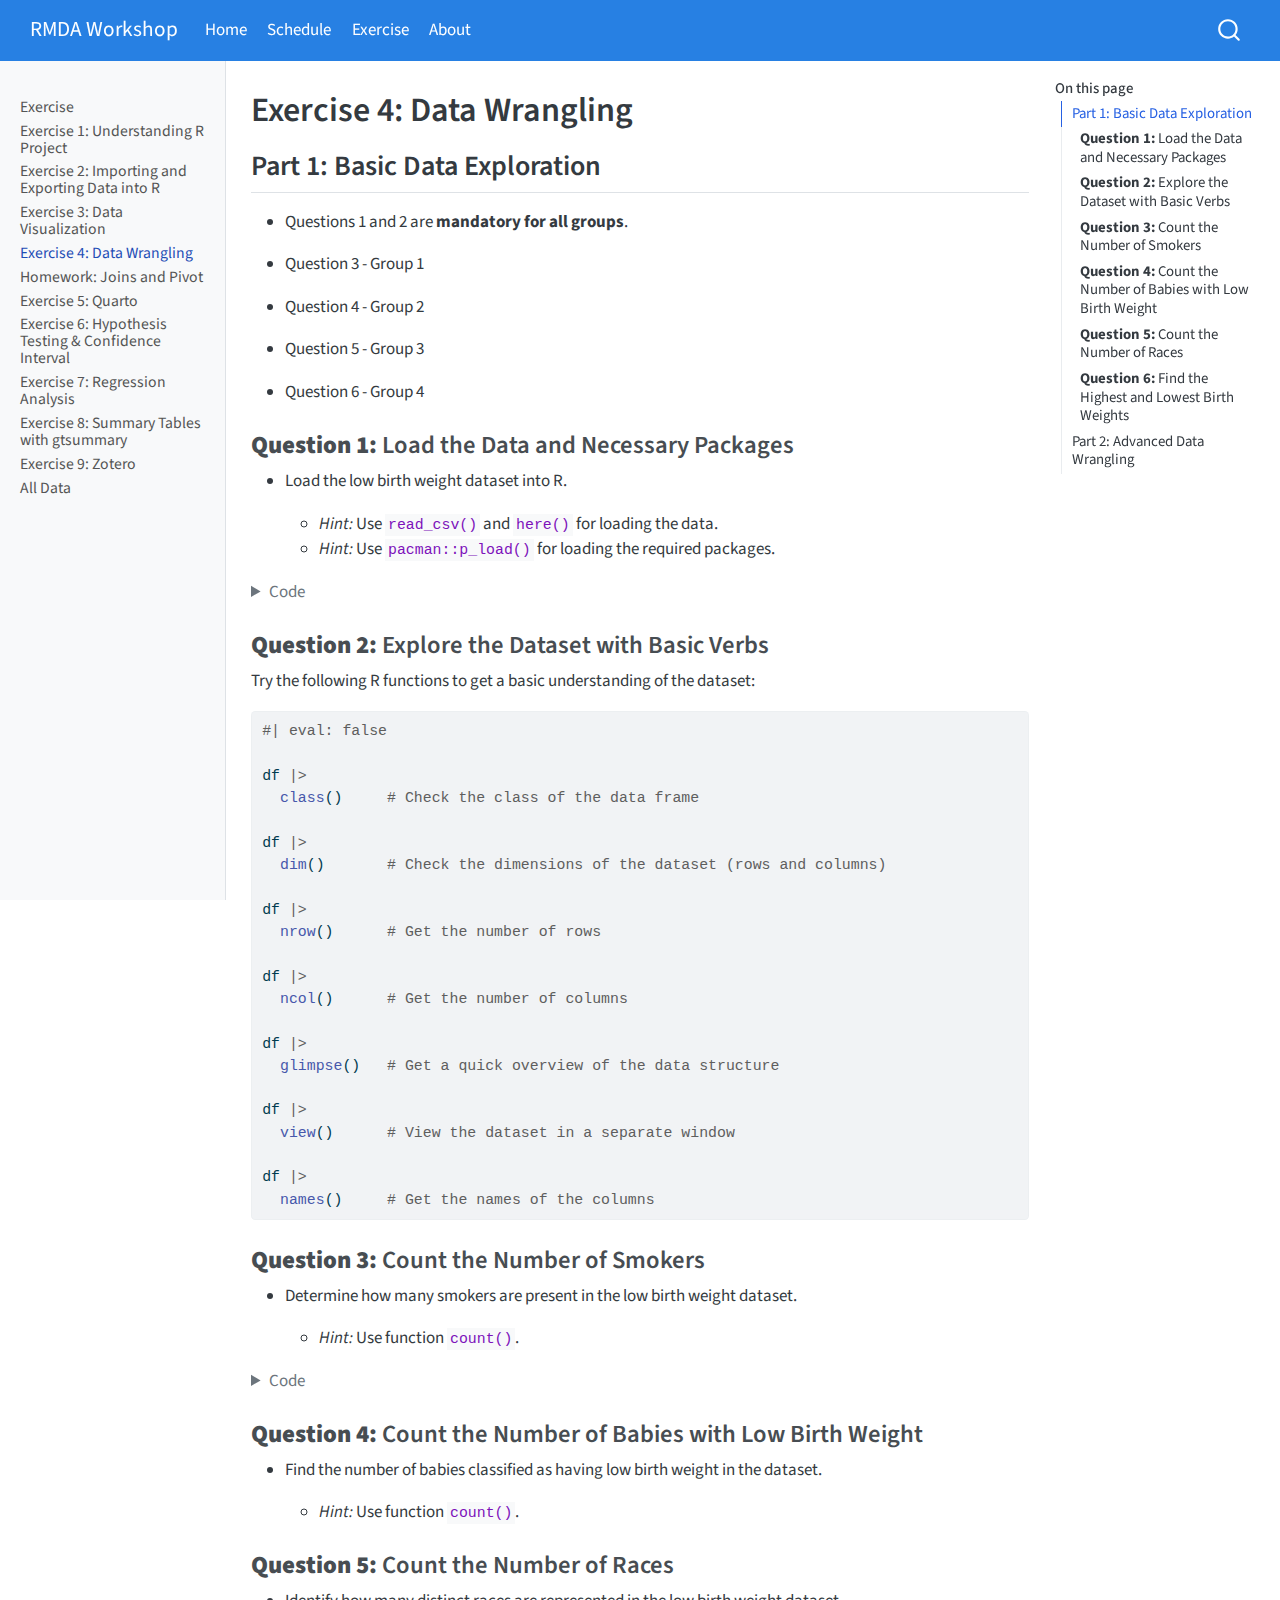
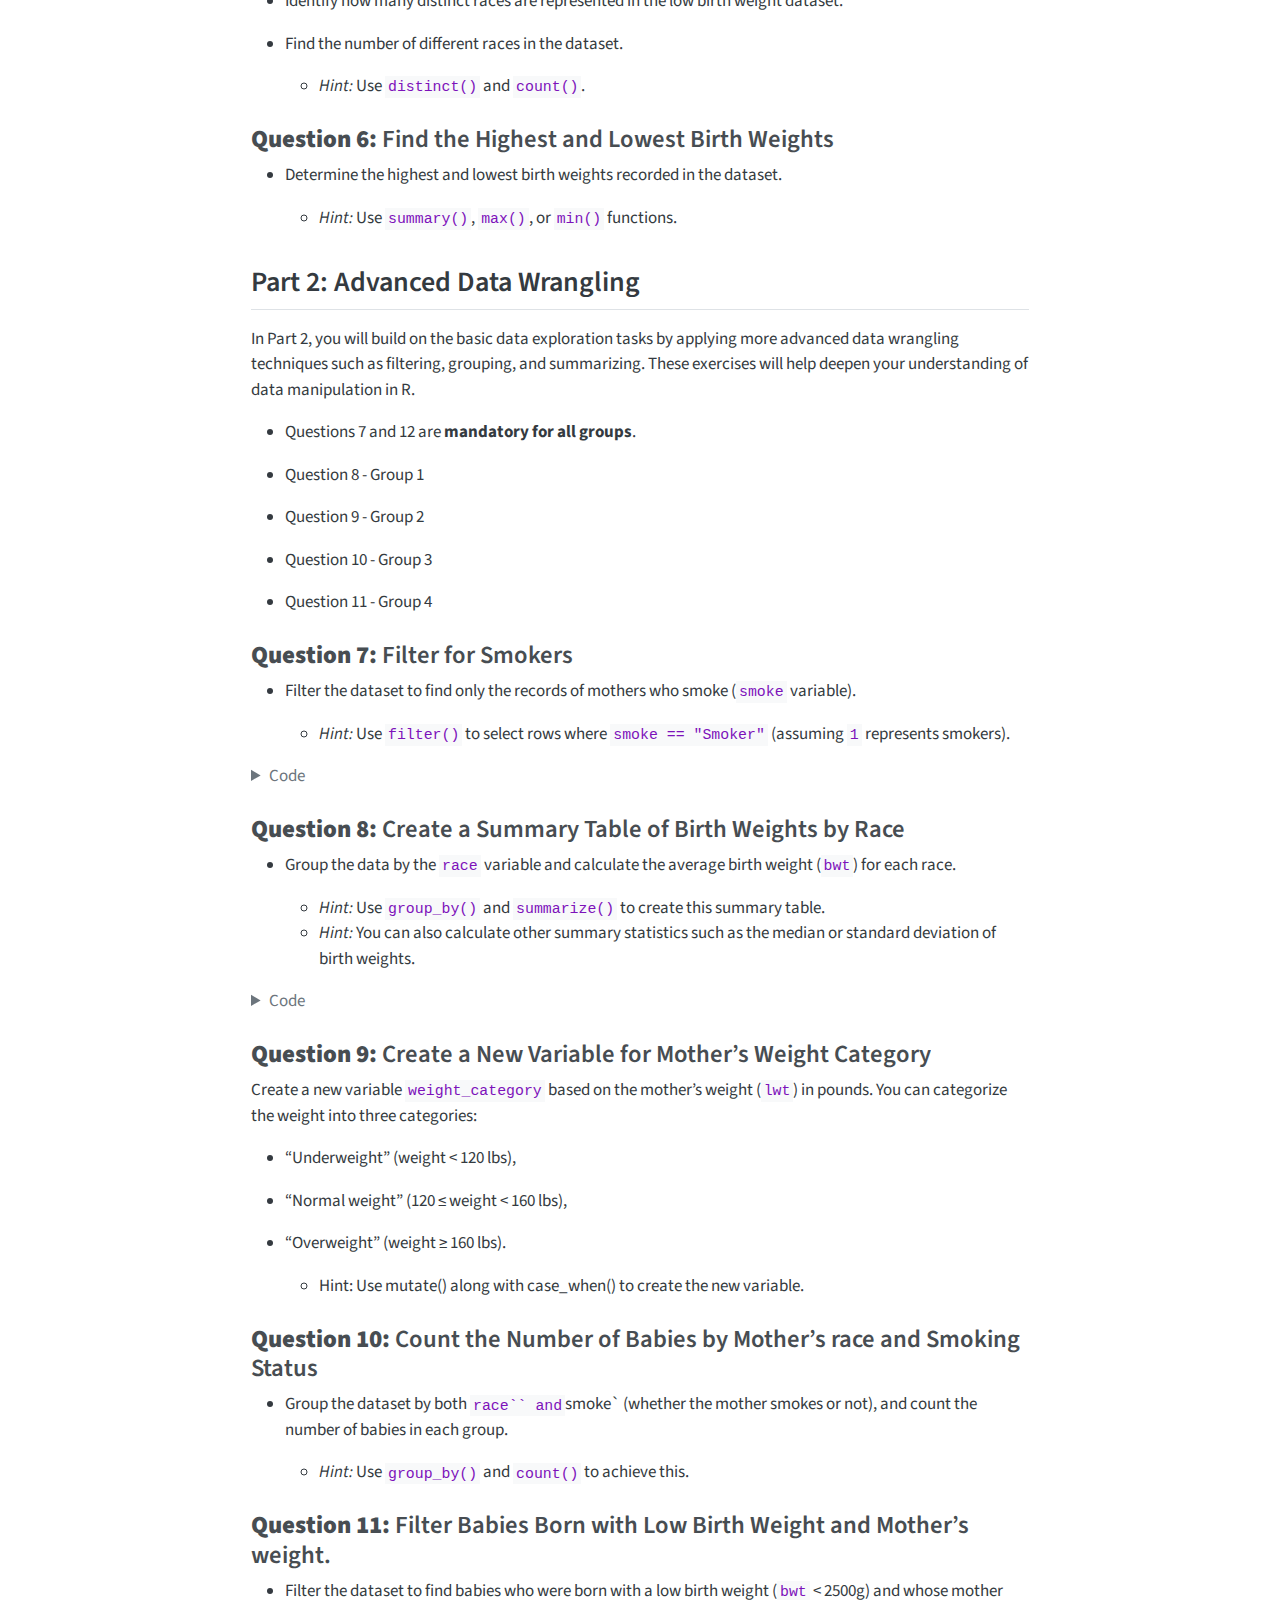
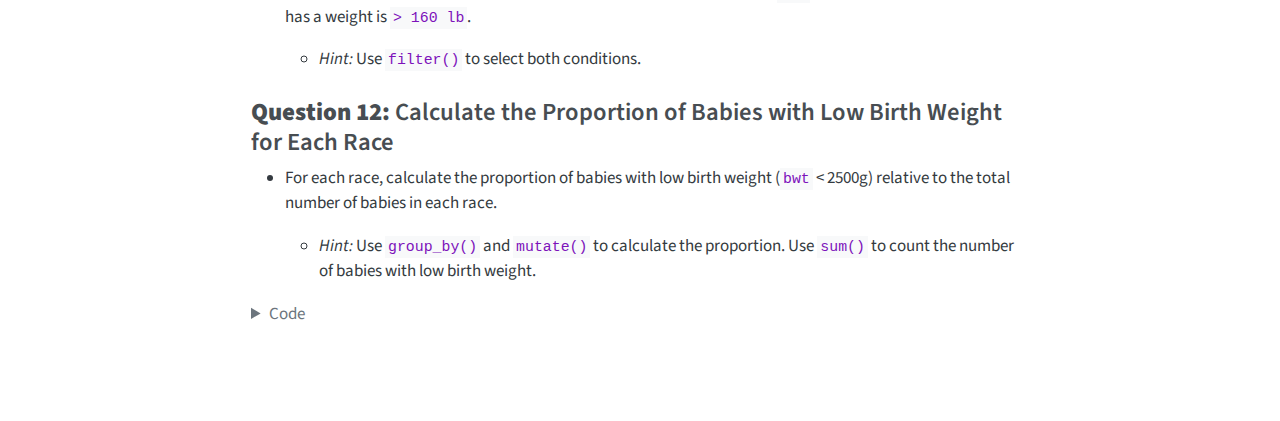
<file: docs/exercise4.html>
<!DOCTYPE html>
<html xmlns="http://www.w3.org/1999/xhtml" lang="en" xml:lang="en"><head>

<meta charset="utf-8">
<meta name="generator" content="quarto-1.5.57">

<meta name="viewport" content="width=device-width, initial-scale=1.0, user-scalable=yes">


<title>Exercise 4: Data Wrangling – RMDA Workshop</title>
<style>
code{white-space: pre-wrap;}
span.smallcaps{font-variant: small-caps;}
div.columns{display: flex; gap: min(4vw, 1.5em);}
div.column{flex: auto; overflow-x: auto;}
div.hanging-indent{margin-left: 1.5em; text-indent: -1.5em;}
ul.task-list{list-style: none;}
ul.task-list li input[type="checkbox"] {
  width: 0.8em;
  margin: 0 0.8em 0.2em -1em; /* quarto-specific, see https://github.com/quarto-dev/quarto-cli/issues/4556 */ 
  vertical-align: middle;
}
/* CSS for syntax highlighting */
pre > code.sourceCode { white-space: pre; position: relative; }
pre > code.sourceCode > span { line-height: 1.25; }
pre > code.sourceCode > span:empty { height: 1.2em; }
.sourceCode { overflow: visible; }
code.sourceCode > span { color: inherit; text-decoration: inherit; }
div.sourceCode { margin: 1em 0; }
pre.sourceCode { margin: 0; }
@media screen {
div.sourceCode { overflow: auto; }
}
@media print {
pre > code.sourceCode { white-space: pre-wrap; }
pre > code.sourceCode > span { display: inline-block; text-indent: -5em; padding-left: 5em; }
}
pre.numberSource code
  { counter-reset: source-line 0; }
pre.numberSource code > span
  { position: relative; left: -4em; counter-increment: source-line; }
pre.numberSource code > span > a:first-child::before
  { content: counter(source-line);
    position: relative; left: -1em; text-align: right; vertical-align: baseline;
    border: none; display: inline-block;
    -webkit-touch-callout: none; -webkit-user-select: none;
    -khtml-user-select: none; -moz-user-select: none;
    -ms-user-select: none; user-select: none;
    padding: 0 4px; width: 4em;
  }
pre.numberSource { margin-left: 3em;  padding-left: 4px; }
div.sourceCode
  {   }
@media screen {
pre > code.sourceCode > span > a:first-child::before { text-decoration: underline; }
}
</style>


<script src="site_libs/quarto-nav/quarto-nav.js"></script>
<script src="site_libs/quarto-nav/headroom.min.js"></script>
<script src="site_libs/clipboard/clipboard.min.js"></script>
<script src="site_libs/quarto-search/autocomplete.umd.js"></script>
<script src="site_libs/quarto-search/fuse.min.js"></script>
<script src="site_libs/quarto-search/quarto-search.js"></script>
<meta name="quarto:offset" content="./">
<script src="site_libs/quarto-html/quarto.js"></script>
<script src="site_libs/quarto-html/popper.min.js"></script>
<script src="site_libs/quarto-html/tippy.umd.min.js"></script>
<script src="site_libs/quarto-html/anchor.min.js"></script>
<link href="site_libs/quarto-html/tippy.css" rel="stylesheet">
<link href="site_libs/quarto-html/quarto-syntax-highlighting.css" rel="stylesheet" id="quarto-text-highlighting-styles">
<script src="site_libs/bootstrap/bootstrap.min.js"></script>
<link href="site_libs/bootstrap/bootstrap-icons.css" rel="stylesheet">
<link href="site_libs/bootstrap/bootstrap.min.css" rel="stylesheet" id="quarto-bootstrap" data-mode="light">
<script id="quarto-search-options" type="application/json">{
  "location": "navbar",
  "copy-button": false,
  "collapse-after": 3,
  "panel-placement": "end",
  "type": "overlay",
  "limit": 50,
  "keyboard-shortcut": [
    "f",
    "/",
    "s"
  ],
  "show-item-context": false,
  "language": {
    "search-no-results-text": "No results",
    "search-matching-documents-text": "matching documents",
    "search-copy-link-title": "Copy link to search",
    "search-hide-matches-text": "Hide additional matches",
    "search-more-match-text": "more match in this document",
    "search-more-matches-text": "more matches in this document",
    "search-clear-button-title": "Clear",
    "search-text-placeholder": "",
    "search-detached-cancel-button-title": "Cancel",
    "search-submit-button-title": "Submit",
    "search-label": "Search"
  }
}</script>


<link rel="stylesheet" href="styles.css">
</head>

<body class="nav-sidebar docked nav-fixed">

<div id="quarto-search-results"></div>
  <header id="quarto-header" class="headroom fixed-top">
    <nav class="navbar navbar-expand-lg " data-bs-theme="dark">
      <div class="navbar-container container-fluid">
      <div class="navbar-brand-container mx-auto">
    <a class="navbar-brand" href="./index.html">
    <span class="navbar-title">RMDA Workshop</span>
    </a>
  </div>
            <div id="quarto-search" class="" title="Search"></div>
          <button class="navbar-toggler" type="button" data-bs-toggle="collapse" data-bs-target="#navbarCollapse" aria-controls="navbarCollapse" role="menu" aria-expanded="false" aria-label="Toggle navigation" onclick="if (window.quartoToggleHeadroom) { window.quartoToggleHeadroom(); }">
  <span class="navbar-toggler-icon"></span>
</button>
          <div class="collapse navbar-collapse" id="navbarCollapse">
            <ul class="navbar-nav navbar-nav-scroll me-auto">
  <li class="nav-item">
    <a class="nav-link" href="./index.html"> 
<span class="menu-text">Home</span></a>
  </li>  
  <li class="nav-item">
    <a class="nav-link" href="./schedule.html"> 
<span class="menu-text">Schedule</span></a>
  </li>  
  <li class="nav-item">
    <a class="nav-link active" href="./exercise.html" aria-current="page"> 
<span class="menu-text">Exercise</span></a>
  </li>  
  <li class="nav-item">
    <a class="nav-link" href="./about.html"> 
<span class="menu-text">About</span></a>
  </li>  
</ul>
          </div> <!-- /navcollapse -->
            <div class="quarto-navbar-tools">
</div>
      </div> <!-- /container-fluid -->
    </nav>
  <nav class="quarto-secondary-nav">
    <div class="container-fluid d-flex">
      <button type="button" class="quarto-btn-toggle btn" data-bs-toggle="collapse" role="button" data-bs-target=".quarto-sidebar-collapse-item" aria-controls="quarto-sidebar" aria-expanded="false" aria-label="Toggle sidebar navigation" onclick="if (window.quartoToggleHeadroom) { window.quartoToggleHeadroom(); }">
        <i class="bi bi-layout-text-sidebar-reverse"></i>
      </button>
        <nav class="quarto-page-breadcrumbs" aria-label="breadcrumb"><ol class="breadcrumb"><li class="breadcrumb-item"><a href="./exercise4.html">Exercise 4: Data Wrangling</a></li></ol></nav>
        <a class="flex-grow-1" role="navigation" data-bs-toggle="collapse" data-bs-target=".quarto-sidebar-collapse-item" aria-controls="quarto-sidebar" aria-expanded="false" aria-label="Toggle sidebar navigation" onclick="if (window.quartoToggleHeadroom) { window.quartoToggleHeadroom(); }">      
        </a>
    </div>
  </nav>
</header>
<!-- content -->
<div id="quarto-content" class="quarto-container page-columns page-rows-contents page-layout-article page-navbar">
<!-- sidebar -->
  <nav id="quarto-sidebar" class="sidebar collapse collapse-horizontal quarto-sidebar-collapse-item sidebar-navigation docked overflow-auto">
    <div class="sidebar-menu-container"> 
    <ul class="list-unstyled mt-1">
        <li class="sidebar-item">
  <div class="sidebar-item-container"> 
  <a href="./exercise.html" class="sidebar-item-text sidebar-link">
 <span class="menu-text">Exercise</span></a>
  </div>
</li>
        <li class="sidebar-item">
  <div class="sidebar-item-container"> 
  <a href="./exercise1.html" class="sidebar-item-text sidebar-link">
 <span class="menu-text">Exercise 1: Understanding R Project</span></a>
  </div>
</li>
        <li class="sidebar-item">
  <div class="sidebar-item-container"> 
  <a href="./exercise2.html" class="sidebar-item-text sidebar-link">
 <span class="menu-text">Exercise 2: Importing and Exporting Data into R</span></a>
  </div>
</li>
        <li class="sidebar-item">
  <div class="sidebar-item-container"> 
  <a href="./exercise3.html" class="sidebar-item-text sidebar-link">
 <span class="menu-text">Exercise 3: Data Visualization</span></a>
  </div>
</li>
        <li class="sidebar-item">
  <div class="sidebar-item-container"> 
  <a href="./exercise4.html" class="sidebar-item-text sidebar-link active">
 <span class="menu-text">Exercise 4: Data Wrangling</span></a>
  </div>
</li>
        <li class="sidebar-item">
  <div class="sidebar-item-container"> 
  <a href="./homework1.html" class="sidebar-item-text sidebar-link">
 <span class="menu-text">Homework: Joins and Pivot</span></a>
  </div>
</li>
        <li class="sidebar-item">
  <div class="sidebar-item-container"> 
  <a href="./exercise_quarto.html" class="sidebar-item-text sidebar-link">
 <span class="menu-text">Exercise 5: Quarto</span></a>
  </div>
</li>
        <li class="sidebar-item">
  <div class="sidebar-item-container"> 
  <a href="./exercise_stat_inference.html" class="sidebar-item-text sidebar-link">
 <span class="menu-text">Exercise 6: Hypothesis Testing &amp; Confidence Interval</span></a>
  </div>
</li>
        <li class="sidebar-item">
  <div class="sidebar-item-container"> 
  <a href="./exercise_regression.html" class="sidebar-item-text sidebar-link">
 <span class="menu-text">Exercise 7: Regression Analysis</span></a>
  </div>
</li>
        <li class="sidebar-item">
  <div class="sidebar-item-container"> 
  <a href="./exercise_gtsummary.html" class="sidebar-item-text sidebar-link">
 <span class="menu-text">Exercise 8: Summary Tables with gtsummary</span></a>
  </div>
</li>
        <li class="sidebar-item">
  <div class="sidebar-item-container"> 
  <a href="./exercise_zotero.html" class="sidebar-item-text sidebar-link">
 <span class="menu-text">Exercise 9: Zotero</span></a>
  </div>
</li>
        <li class="sidebar-item">
  <div class="sidebar-item-container"> 
  <a href="./all_data.html" class="sidebar-item-text sidebar-link">
 <span class="menu-text">All Data</span></a>
  </div>
</li>
    </ul>
    </div>
</nav>
<div id="quarto-sidebar-glass" class="quarto-sidebar-collapse-item" data-bs-toggle="collapse" data-bs-target=".quarto-sidebar-collapse-item"></div>
<!-- margin-sidebar -->
    <div id="quarto-margin-sidebar" class="sidebar margin-sidebar">
        <nav id="TOC" role="doc-toc" class="toc-active">
    <h2 id="toc-title">On this page</h2>
   
  <ul>
  <li><a href="#part-1-basic-data-exploration" id="toc-part-1-basic-data-exploration" class="nav-link active" data-scroll-target="#part-1-basic-data-exploration">Part 1: Basic Data Exploration</a>
  <ul class="collapse">
  <li><a href="#question-1-load-the-data-and-necessary-packages" id="toc-question-1-load-the-data-and-necessary-packages" class="nav-link" data-scroll-target="#question-1-load-the-data-and-necessary-packages"><strong>Question 1:</strong> Load the Data and Necessary Packages</a></li>
  <li><a href="#question-2-explore-the-dataset-with-basic-verbs" id="toc-question-2-explore-the-dataset-with-basic-verbs" class="nav-link" data-scroll-target="#question-2-explore-the-dataset-with-basic-verbs"><strong>Question 2:</strong> Explore the Dataset with Basic Verbs</a></li>
  <li><a href="#question-3-count-the-number-of-smokers" id="toc-question-3-count-the-number-of-smokers" class="nav-link" data-scroll-target="#question-3-count-the-number-of-smokers"><strong>Question 3:</strong> Count the Number of Smokers</a></li>
  <li><a href="#question-4-count-the-number-of-babies-with-low-birth-weight" id="toc-question-4-count-the-number-of-babies-with-low-birth-weight" class="nav-link" data-scroll-target="#question-4-count-the-number-of-babies-with-low-birth-weight"><strong>Question 4:</strong> Count the Number of Babies with Low Birth Weight</a></li>
  <li><a href="#question-5-count-the-number-of-races" id="toc-question-5-count-the-number-of-races" class="nav-link" data-scroll-target="#question-5-count-the-number-of-races"><strong>Question 5:</strong> Count the Number of Races</a></li>
  <li><a href="#question-6-find-the-highest-and-lowest-birth-weights" id="toc-question-6-find-the-highest-and-lowest-birth-weights" class="nav-link" data-scroll-target="#question-6-find-the-highest-and-lowest-birth-weights"><strong>Question 6:</strong> Find the Highest and Lowest Birth Weights</a></li>
  </ul></li>
  <li><a href="#part-2-advanced-data-wrangling" id="toc-part-2-advanced-data-wrangling" class="nav-link" data-scroll-target="#part-2-advanced-data-wrangling">Part 2: Advanced Data Wrangling</a>
  <ul class="collapse">
  <li><a href="#question-7-filter-for-smokers" id="toc-question-7-filter-for-smokers" class="nav-link" data-scroll-target="#question-7-filter-for-smokers"><strong>Question 7:</strong> Filter for Smokers</a></li>
  <li><a href="#question-8-create-a-summary-table-of-birth-weights-by-race" id="toc-question-8-create-a-summary-table-of-birth-weights-by-race" class="nav-link" data-scroll-target="#question-8-create-a-summary-table-of-birth-weights-by-race"><strong>Question 8:</strong> Create a Summary Table of Birth Weights by Race</a></li>
  <li><a href="#question-9-create-a-new-variable-for-mothers-weight-category" id="toc-question-9-create-a-new-variable-for-mothers-weight-category" class="nav-link" data-scroll-target="#question-9-create-a-new-variable-for-mothers-weight-category"><strong>Question 9:</strong> Create a New Variable for Mother’s Weight Category</a></li>
  <li><a href="#question-10-count-the-number-of-babies-by-mothers-race-and-smoking-status" id="toc-question-10-count-the-number-of-babies-by-mothers-race-and-smoking-status" class="nav-link" data-scroll-target="#question-10-count-the-number-of-babies-by-mothers-race-and-smoking-status"><strong>Question 10:</strong> Count the Number of Babies by Mother’s race and Smoking Status</a></li>
  <li><a href="#question-11-filter-babies-born-with-low-birth-weight-and-mothers-weight." id="toc-question-11-filter-babies-born-with-low-birth-weight-and-mothers-weight." class="nav-link" data-scroll-target="#question-11-filter-babies-born-with-low-birth-weight-and-mothers-weight."><strong>Question 11:</strong> Filter Babies Born with Low Birth Weight and Mother’s weight.</a></li>
  <li><a href="#question-12-calculate-the-proportion-of-babies-with-low-birth-weight-for-each-race" id="toc-question-12-calculate-the-proportion-of-babies-with-low-birth-weight-for-each-race" class="nav-link" data-scroll-target="#question-12-calculate-the-proportion-of-babies-with-low-birth-weight-for-each-race"><strong>Question 12:</strong> Calculate the Proportion of Babies with Low Birth Weight for Each Race</a></li>
  </ul></li>
  </ul>
</nav>
    </div>
<!-- main -->
<main class="content" id="quarto-document-content">

<header id="title-block-header" class="quarto-title-block default">
<div class="quarto-title">
<h1 class="title">Exercise 4: Data Wrangling</h1>
</div>



<div class="quarto-title-meta">

    
  
    
  </div>
  


</header>


<section id="part-1-basic-data-exploration" class="level2">
<h2 class="anchored" data-anchor-id="part-1-basic-data-exploration">Part 1: Basic Data Exploration</h2>
<ul>
<li><p>Questions 1 and 2 are <strong>mandatory for all groups</strong>.</p></li>
<li><p>Question 3 - Group 1</p></li>
<li><p>Question 4 - Group 2</p></li>
<li><p>Question 5 - Group 3</p></li>
<li><p>Question 6 - Group 4</p></li>
</ul>
<section id="question-1-load-the-data-and-necessary-packages" class="level3">
<h3 class="anchored" data-anchor-id="question-1-load-the-data-and-necessary-packages"><strong>Question 1:</strong> Load the Data and Necessary Packages</h3>
<ul>
<li><p>Load the low birth weight dataset into R.</p>
<ul>
<li><em>Hint:</em> Use <code>read_csv()</code> and <code>here()</code> for loading the data.</li>
<li><em>Hint:</em> Use <code>pacman::p_load()</code> for loading the required packages.</li>
</ul></li>
</ul>
<div class="cell">
<details class="code-fold">
<summary>Code</summary>
<div class="sourceCode cell-code" id="cb1"><pre class="sourceCode r code-with-copy"><code class="sourceCode r"><span id="cb1-1"><a href="#cb1-1" aria-hidden="true" tabindex="-1"></a><span class="co"># Load necessary packages</span></span>
<span id="cb1-2"><a href="#cb1-2" aria-hidden="true" tabindex="-1"></a>pacman<span class="sc">::</span><span class="fu">p_load</span>(tidyverse, here)</span>
<span id="cb1-3"><a href="#cb1-3" aria-hidden="true" tabindex="-1"></a></span>
<span id="cb1-4"><a href="#cb1-4" aria-hidden="true" tabindex="-1"></a><span class="co"># Load the dataset</span></span>
<span id="cb1-5"><a href="#cb1-5" aria-hidden="true" tabindex="-1"></a>df <span class="ot">&lt;-</span> <span class="fu">read_csv</span>(<span class="fu">here</span>(<span class="st">"data"</span>, <span class="st">"low_birth_weight.csv"</span>))</span></code><button title="Copy to Clipboard" class="code-copy-button"><i class="bi"></i></button></pre></div>
</details>
</div>
</section>
<section id="question-2-explore-the-dataset-with-basic-verbs" class="level3">
<h3 class="anchored" data-anchor-id="question-2-explore-the-dataset-with-basic-verbs"><strong>Question 2:</strong> Explore the Dataset with Basic Verbs</h3>
<p>Try the following R functions to get a basic understanding of the dataset:</p>
<div class="sourceCode" id="cb2"><pre class="sourceCode r code-with-copy"><code class="sourceCode r"><span id="cb2-1"><a href="#cb2-1" aria-hidden="true" tabindex="-1"></a><span class="co">#| eval: false</span></span>
<span id="cb2-2"><a href="#cb2-2" aria-hidden="true" tabindex="-1"></a></span>
<span id="cb2-3"><a href="#cb2-3" aria-hidden="true" tabindex="-1"></a>df <span class="sc">|&gt;</span> </span>
<span id="cb2-4"><a href="#cb2-4" aria-hidden="true" tabindex="-1"></a>  <span class="fu">class</span>()     <span class="co"># Check the class of the data frame</span></span>
<span id="cb2-5"><a href="#cb2-5" aria-hidden="true" tabindex="-1"></a></span>
<span id="cb2-6"><a href="#cb2-6" aria-hidden="true" tabindex="-1"></a>df <span class="sc">|&gt;</span> </span>
<span id="cb2-7"><a href="#cb2-7" aria-hidden="true" tabindex="-1"></a>  <span class="fu">dim</span>()       <span class="co"># Check the dimensions of the dataset (rows and columns)</span></span>
<span id="cb2-8"><a href="#cb2-8" aria-hidden="true" tabindex="-1"></a></span>
<span id="cb2-9"><a href="#cb2-9" aria-hidden="true" tabindex="-1"></a>df <span class="sc">|&gt;</span> </span>
<span id="cb2-10"><a href="#cb2-10" aria-hidden="true" tabindex="-1"></a>  <span class="fu">nrow</span>()      <span class="co"># Get the number of rows</span></span>
<span id="cb2-11"><a href="#cb2-11" aria-hidden="true" tabindex="-1"></a></span>
<span id="cb2-12"><a href="#cb2-12" aria-hidden="true" tabindex="-1"></a>df <span class="sc">|&gt;</span> </span>
<span id="cb2-13"><a href="#cb2-13" aria-hidden="true" tabindex="-1"></a>  <span class="fu">ncol</span>()      <span class="co"># Get the number of columns</span></span>
<span id="cb2-14"><a href="#cb2-14" aria-hidden="true" tabindex="-1"></a></span>
<span id="cb2-15"><a href="#cb2-15" aria-hidden="true" tabindex="-1"></a>df <span class="sc">|&gt;</span> </span>
<span id="cb2-16"><a href="#cb2-16" aria-hidden="true" tabindex="-1"></a>  <span class="fu">glimpse</span>()   <span class="co"># Get a quick overview of the data structure</span></span>
<span id="cb2-17"><a href="#cb2-17" aria-hidden="true" tabindex="-1"></a></span>
<span id="cb2-18"><a href="#cb2-18" aria-hidden="true" tabindex="-1"></a>df <span class="sc">|&gt;</span> </span>
<span id="cb2-19"><a href="#cb2-19" aria-hidden="true" tabindex="-1"></a>  <span class="fu">view</span>()      <span class="co"># View the dataset in a separate window</span></span>
<span id="cb2-20"><a href="#cb2-20" aria-hidden="true" tabindex="-1"></a></span>
<span id="cb2-21"><a href="#cb2-21" aria-hidden="true" tabindex="-1"></a>df <span class="sc">|&gt;</span> </span>
<span id="cb2-22"><a href="#cb2-22" aria-hidden="true" tabindex="-1"></a>  <span class="fu">names</span>()     <span class="co"># Get the names of the columns</span></span></code><button title="Copy to Clipboard" class="code-copy-button"><i class="bi"></i></button></pre></div>
</section>
<section id="question-3-count-the-number-of-smokers" class="level3">
<h3 class="anchored" data-anchor-id="question-3-count-the-number-of-smokers"><strong>Question 3:</strong> Count the Number of Smokers</h3>
<ul>
<li><p>Determine how many smokers are present in the low birth weight dataset.</p>
<ul>
<li><em>Hint:</em> Use function <code>count()</code>.</li>
</ul></li>
</ul>
<div class="cell">
<details class="code-fold">
<summary>Code</summary>
<div class="sourceCode cell-code" id="cb3"><pre class="sourceCode r code-with-copy"><code class="sourceCode r"><span id="cb3-1"><a href="#cb3-1" aria-hidden="true" tabindex="-1"></a><span class="co"># Count the number of smokers in the dataset</span></span>
<span id="cb3-2"><a href="#cb3-2" aria-hidden="true" tabindex="-1"></a>df <span class="sc">|&gt;</span> </span>
<span id="cb3-3"><a href="#cb3-3" aria-hidden="true" tabindex="-1"></a>  <span class="fu">count</span>(smoke)</span></code><button title="Copy to Clipboard" class="code-copy-button"><i class="bi"></i></button></pre></div>
</details>
</div>
</section>
<section id="question-4-count-the-number-of-babies-with-low-birth-weight" class="level3">
<h3 class="anchored" data-anchor-id="question-4-count-the-number-of-babies-with-low-birth-weight"><strong>Question 4:</strong> Count the Number of Babies with Low Birth Weight</h3>
<ul>
<li><p>Find the number of babies classified as having low birth weight in the dataset.</p>
<ul>
<li><em>Hint:</em> Use function <code>count()</code>.</li>
</ul></li>
</ul>
</section>
<section id="question-5-count-the-number-of-races" class="level3">
<h3 class="anchored" data-anchor-id="question-5-count-the-number-of-races"><strong>Question 5:</strong> Count the Number of Races</h3>
<ul>
<li><p>Identify how many distinct races are represented in the low birth weight dataset.</p></li>
<li><p>Find the number of different races in the dataset.</p>
<ul>
<li><em>Hint:</em> Use <code>distinct()</code> and <code>count()</code>.</li>
</ul></li>
</ul>
</section>
<section id="question-6-find-the-highest-and-lowest-birth-weights" class="level3">
<h3 class="anchored" data-anchor-id="question-6-find-the-highest-and-lowest-birth-weights"><strong>Question 6:</strong> Find the Highest and Lowest Birth Weights</h3>
<ul>
<li><p>Determine the highest and lowest birth weights recorded in the dataset.</p>
<ul>
<li><em>Hint:</em> Use <code>summary()</code>, <code>max()</code>, or <code>min()</code> functions.</li>
</ul></li>
</ul>
</section>
</section>
<section id="part-2-advanced-data-wrangling" class="level2">
<h2 class="anchored" data-anchor-id="part-2-advanced-data-wrangling">Part 2: Advanced Data Wrangling</h2>
<p>In Part 2, you will build on the basic data exploration tasks by applying more advanced data wrangling techniques such as filtering, grouping, and summarizing. These exercises will help deepen your understanding of data manipulation in R.</p>
<ul>
<li><p>Questions 7 and 12 are <strong>mandatory for all groups</strong>.</p></li>
<li><p>Question 8 - Group 1</p></li>
<li><p>Question 9 - Group 2</p></li>
<li><p>Question 10 - Group 3</p></li>
<li><p>Question 11 - Group 4</p></li>
</ul>
<section id="question-7-filter-for-smokers" class="level3">
<h3 class="anchored" data-anchor-id="question-7-filter-for-smokers"><strong>Question 7:</strong> Filter for Smokers</h3>
<ul>
<li><p>Filter the dataset to find only the records of mothers who smoke (<code>smoke</code> variable).</p>
<ul>
<li><em>Hint:</em> Use <code>filter()</code> to select rows where <code>smoke == "Smoker"</code> (assuming <code>1</code> represents smokers).</li>
</ul></li>
</ul>
<div class="cell">
<details class="code-fold">
<summary>Code</summary>
<div class="sourceCode cell-code" id="cb4"><pre class="sourceCode r code-with-copy"><code class="sourceCode r"><span id="cb4-1"><a href="#cb4-1" aria-hidden="true" tabindex="-1"></a>df <span class="sc">|&gt;</span> </span>
<span id="cb4-2"><a href="#cb4-2" aria-hidden="true" tabindex="-1"></a>  <span class="fu">filter</span>(smoke <span class="sc">==</span> <span class="st">"Smoker"</span>)</span></code><button title="Copy to Clipboard" class="code-copy-button"><i class="bi"></i></button></pre></div>
</details>
</div>
</section>
<section id="question-8-create-a-summary-table-of-birth-weights-by-race" class="level3">
<h3 class="anchored" data-anchor-id="question-8-create-a-summary-table-of-birth-weights-by-race"><strong>Question 8:</strong> Create a Summary Table of Birth Weights by Race</h3>
<ul>
<li><p>Group the data by the <code>race</code> variable and calculate the average birth weight (<code>bwt</code>) for each race.</p>
<ul>
<li><em>Hint:</em> Use <code>group_by()</code> and <code>summarize()</code> to create this summary table.</li>
<li><em>Hint:</em> You can also calculate other summary statistics such as the median or standard deviation of birth weights.</li>
</ul></li>
</ul>
<div class="cell">
<details class="code-fold">
<summary>Code</summary>
<div class="sourceCode cell-code" id="cb5"><pre class="sourceCode r code-with-copy"><code class="sourceCode r"><span id="cb5-1"><a href="#cb5-1" aria-hidden="true" tabindex="-1"></a>df <span class="sc">|&gt;</span> </span>
<span id="cb5-2"><a href="#cb5-2" aria-hidden="true" tabindex="-1"></a>  <span class="fu">group_by</span>(race) <span class="sc">|&gt;</span> </span>
<span id="cb5-3"><a href="#cb5-3" aria-hidden="true" tabindex="-1"></a>  <span class="fu">summarise</span>(<span class="at">mean =</span> <span class="fu">mean</span>(bwt),</span>
<span id="cb5-4"><a href="#cb5-4" aria-hidden="true" tabindex="-1"></a>            <span class="at">sd =</span> <span class="fu">sd</span>(bwt))</span></code><button title="Copy to Clipboard" class="code-copy-button"><i class="bi"></i></button></pre></div>
</details>
</div>
</section>
<section id="question-9-create-a-new-variable-for-mothers-weight-category" class="level3">
<h3 class="anchored" data-anchor-id="question-9-create-a-new-variable-for-mothers-weight-category"><strong>Question 9:</strong> Create a New Variable for Mother’s Weight Category</h3>
<p>Create a new variable <code>weight_category</code> based on the mother’s weight (<code>lwt</code>) in pounds. You can categorize the weight into three categories:</p>
<ul>
<li><p>“Underweight” (weight &lt; 120 lbs),</p></li>
<li><p>“Normal weight” (120 ≤ weight &lt; 160 lbs),</p></li>
<li><p>“Overweight” (weight ≥ 160 lbs).</p>
<ul>
<li>Hint: Use mutate() along with case_when() to create the new variable.</li>
</ul></li>
</ul>
</section>
<section id="question-10-count-the-number-of-babies-by-mothers-race-and-smoking-status" class="level3">
<h3 class="anchored" data-anchor-id="question-10-count-the-number-of-babies-by-mothers-race-and-smoking-status"><strong>Question 10:</strong> Count the Number of Babies by Mother’s race and Smoking Status</h3>
<ul>
<li><p>Group the dataset by both <code>race`` and</code>smoke` (whether the mother smokes or not), and count the number of babies in each group.</p>
<ul>
<li><em>Hint:</em> Use <code>group_by()</code> and <code>count()</code> to achieve this.</li>
</ul></li>
</ul>
</section>
<section id="question-11-filter-babies-born-with-low-birth-weight-and-mothers-weight." class="level3">
<h3 class="anchored" data-anchor-id="question-11-filter-babies-born-with-low-birth-weight-and-mothers-weight."><strong>Question 11:</strong> Filter Babies Born with Low Birth Weight and Mother’s weight.</h3>
<ul>
<li><p>Filter the dataset to find babies who were born with a low birth weight (<code>bwt</code> &lt; 2500g) and whose mother has a weight is <code>&gt; 160 lb</code>.</p>
<ul>
<li><em>Hint:</em> Use <code>filter()</code> to select both conditions.</li>
</ul></li>
</ul>
</section>
<section id="question-12-calculate-the-proportion-of-babies-with-low-birth-weight-for-each-race" class="level3">
<h3 class="anchored" data-anchor-id="question-12-calculate-the-proportion-of-babies-with-low-birth-weight-for-each-race"><strong>Question 12:</strong> Calculate the Proportion of Babies with Low Birth Weight for Each Race</h3>
<ul>
<li><p>For each race, calculate the proportion of babies with low birth weight (<code>bwt</code> &lt; 2500g) relative to the total number of babies in each race.</p>
<ul>
<li><em>Hint:</em> Use <code>group_by()</code> and <code>mutate()</code> to calculate the proportion. Use <code>sum()</code> to count the number of babies with low birth weight.</li>
</ul></li>
</ul>
<div class="cell">
<details class="code-fold">
<summary>Code</summary>
<div class="sourceCode cell-code" id="cb6"><pre class="sourceCode r code-with-copy"><code class="sourceCode r"><span id="cb6-1"><a href="#cb6-1" aria-hidden="true" tabindex="-1"></a>df <span class="sc">|&gt;</span></span>
<span id="cb6-2"><a href="#cb6-2" aria-hidden="true" tabindex="-1"></a>  <span class="fu">count</span>(race, low) <span class="sc">|&gt;</span> </span>
<span id="cb6-3"><a href="#cb6-3" aria-hidden="true" tabindex="-1"></a>  <span class="fu">mutate</span>(<span class="at">per =</span> n <span class="sc">/</span> <span class="fu">sum</span>(n))</span></code><button title="Copy to Clipboard" class="code-copy-button"><i class="bi"></i></button></pre></div>
</details>
</div>


</section>
</section>

</main> <!-- /main -->
<script id="quarto-html-after-body" type="application/javascript">
window.document.addEventListener("DOMContentLoaded", function (event) {
  const toggleBodyColorMode = (bsSheetEl) => {
    const mode = bsSheetEl.getAttribute("data-mode");
    const bodyEl = window.document.querySelector("body");
    if (mode === "dark") {
      bodyEl.classList.add("quarto-dark");
      bodyEl.classList.remove("quarto-light");
    } else {
      bodyEl.classList.add("quarto-light");
      bodyEl.classList.remove("quarto-dark");
    }
  }
  const toggleBodyColorPrimary = () => {
    const bsSheetEl = window.document.querySelector("link#quarto-bootstrap");
    if (bsSheetEl) {
      toggleBodyColorMode(bsSheetEl);
    }
  }
  toggleBodyColorPrimary();  
  const icon = "";
  const anchorJS = new window.AnchorJS();
  anchorJS.options = {
    placement: 'right',
    icon: icon
  };
  anchorJS.add('.anchored');
  const isCodeAnnotation = (el) => {
    for (const clz of el.classList) {
      if (clz.startsWith('code-annotation-')) {                     
        return true;
      }
    }
    return false;
  }
  const onCopySuccess = function(e) {
    // button target
    const button = e.trigger;
    // don't keep focus
    button.blur();
    // flash "checked"
    button.classList.add('code-copy-button-checked');
    var currentTitle = button.getAttribute("title");
    button.setAttribute("title", "Copied!");
    let tooltip;
    if (window.bootstrap) {
      button.setAttribute("data-bs-toggle", "tooltip");
      button.setAttribute("data-bs-placement", "left");
      button.setAttribute("data-bs-title", "Copied!");
      tooltip = new bootstrap.Tooltip(button, 
        { trigger: "manual", 
          customClass: "code-copy-button-tooltip",
          offset: [0, -8]});
      tooltip.show();    
    }
    setTimeout(function() {
      if (tooltip) {
        tooltip.hide();
        button.removeAttribute("data-bs-title");
        button.removeAttribute("data-bs-toggle");
        button.removeAttribute("data-bs-placement");
      }
      button.setAttribute("title", currentTitle);
      button.classList.remove('code-copy-button-checked');
    }, 1000);
    // clear code selection
    e.clearSelection();
  }
  const getTextToCopy = function(trigger) {
      const codeEl = trigger.previousElementSibling.cloneNode(true);
      for (const childEl of codeEl.children) {
        if (isCodeAnnotation(childEl)) {
          childEl.remove();
        }
      }
      return codeEl.innerText;
  }
  const clipboard = new window.ClipboardJS('.code-copy-button:not([data-in-quarto-modal])', {
    text: getTextToCopy
  });
  clipboard.on('success', onCopySuccess);
  if (window.document.getElementById('quarto-embedded-source-code-modal')) {
    // For code content inside modals, clipBoardJS needs to be initialized with a container option
    // TODO: Check when it could be a function (https://github.com/zenorocha/clipboard.js/issues/860)
    const clipboardModal = new window.ClipboardJS('.code-copy-button[data-in-quarto-modal]', {
      text: getTextToCopy,
      container: window.document.getElementById('quarto-embedded-source-code-modal')
    });
    clipboardModal.on('success', onCopySuccess);
  }
    var localhostRegex = new RegExp(/^(?:http|https):\/\/localhost\:?[0-9]*\//);
    var mailtoRegex = new RegExp(/^mailto:/);
      var filterRegex = new RegExp('/' + window.location.host + '/');
    var isInternal = (href) => {
        return filterRegex.test(href) || localhostRegex.test(href) || mailtoRegex.test(href);
    }
    // Inspect non-navigation links and adorn them if external
 	var links = window.document.querySelectorAll('a[href]:not(.nav-link):not(.navbar-brand):not(.toc-action):not(.sidebar-link):not(.sidebar-item-toggle):not(.pagination-link):not(.no-external):not([aria-hidden]):not(.dropdown-item):not(.quarto-navigation-tool):not(.about-link)');
    for (var i=0; i<links.length; i++) {
      const link = links[i];
      if (!isInternal(link.href)) {
        // undo the damage that might have been done by quarto-nav.js in the case of
        // links that we want to consider external
        if (link.dataset.originalHref !== undefined) {
          link.href = link.dataset.originalHref;
        }
      }
    }
  function tippyHover(el, contentFn, onTriggerFn, onUntriggerFn) {
    const config = {
      allowHTML: true,
      maxWidth: 500,
      delay: 100,
      arrow: false,
      appendTo: function(el) {
          return el.parentElement;
      },
      interactive: true,
      interactiveBorder: 10,
      theme: 'quarto',
      placement: 'bottom-start',
    };
    if (contentFn) {
      config.content = contentFn;
    }
    if (onTriggerFn) {
      config.onTrigger = onTriggerFn;
    }
    if (onUntriggerFn) {
      config.onUntrigger = onUntriggerFn;
    }
    window.tippy(el, config); 
  }
  const noterefs = window.document.querySelectorAll('a[role="doc-noteref"]');
  for (var i=0; i<noterefs.length; i++) {
    const ref = noterefs[i];
    tippyHover(ref, function() {
      // use id or data attribute instead here
      let href = ref.getAttribute('data-footnote-href') || ref.getAttribute('href');
      try { href = new URL(href).hash; } catch {}
      const id = href.replace(/^#\/?/, "");
      const note = window.document.getElementById(id);
      if (note) {
        return note.innerHTML;
      } else {
        return "";
      }
    });
  }
  const xrefs = window.document.querySelectorAll('a.quarto-xref');
  const processXRef = (id, note) => {
    // Strip column container classes
    const stripColumnClz = (el) => {
      el.classList.remove("page-full", "page-columns");
      if (el.children) {
        for (const child of el.children) {
          stripColumnClz(child);
        }
      }
    }
    stripColumnClz(note)
    if (id === null || id.startsWith('sec-')) {
      // Special case sections, only their first couple elements
      const container = document.createElement("div");
      if (note.children && note.children.length > 2) {
        container.appendChild(note.children[0].cloneNode(true));
        for (let i = 1; i < note.children.length; i++) {
          const child = note.children[i];
          if (child.tagName === "P" && child.innerText === "") {
            continue;
          } else {
            container.appendChild(child.cloneNode(true));
            break;
          }
        }
        if (window.Quarto?.typesetMath) {
          window.Quarto.typesetMath(container);
        }
        return container.innerHTML
      } else {
        if (window.Quarto?.typesetMath) {
          window.Quarto.typesetMath(note);
        }
        return note.innerHTML;
      }
    } else {
      // Remove any anchor links if they are present
      const anchorLink = note.querySelector('a.anchorjs-link');
      if (anchorLink) {
        anchorLink.remove();
      }
      if (window.Quarto?.typesetMath) {
        window.Quarto.typesetMath(note);
      }
      // TODO in 1.5, we should make sure this works without a callout special case
      if (note.classList.contains("callout")) {
        return note.outerHTML;
      } else {
        return note.innerHTML;
      }
    }
  }
  for (var i=0; i<xrefs.length; i++) {
    const xref = xrefs[i];
    tippyHover(xref, undefined, function(instance) {
      instance.disable();
      let url = xref.getAttribute('href');
      let hash = undefined; 
      if (url.startsWith('#')) {
        hash = url;
      } else {
        try { hash = new URL(url).hash; } catch {}
      }
      if (hash) {
        const id = hash.replace(/^#\/?/, "");
        const note = window.document.getElementById(id);
        if (note !== null) {
          try {
            const html = processXRef(id, note.cloneNode(true));
            instance.setContent(html);
          } finally {
            instance.enable();
            instance.show();
          }
        } else {
          // See if we can fetch this
          fetch(url.split('#')[0])
          .then(res => res.text())
          .then(html => {
            const parser = new DOMParser();
            const htmlDoc = parser.parseFromString(html, "text/html");
            const note = htmlDoc.getElementById(id);
            if (note !== null) {
              const html = processXRef(id, note);
              instance.setContent(html);
            } 
          }).finally(() => {
            instance.enable();
            instance.show();
          });
        }
      } else {
        // See if we can fetch a full url (with no hash to target)
        // This is a special case and we should probably do some content thinning / targeting
        fetch(url)
        .then(res => res.text())
        .then(html => {
          const parser = new DOMParser();
          const htmlDoc = parser.parseFromString(html, "text/html");
          const note = htmlDoc.querySelector('main.content');
          if (note !== null) {
            // This should only happen for chapter cross references
            // (since there is no id in the URL)
            // remove the first header
            if (note.children.length > 0 && note.children[0].tagName === "HEADER") {
              note.children[0].remove();
            }
            const html = processXRef(null, note);
            instance.setContent(html);
          } 
        }).finally(() => {
          instance.enable();
          instance.show();
        });
      }
    }, function(instance) {
    });
  }
      let selectedAnnoteEl;
      const selectorForAnnotation = ( cell, annotation) => {
        let cellAttr = 'data-code-cell="' + cell + '"';
        let lineAttr = 'data-code-annotation="' +  annotation + '"';
        const selector = 'span[' + cellAttr + '][' + lineAttr + ']';
        return selector;
      }
      const selectCodeLines = (annoteEl) => {
        const doc = window.document;
        const targetCell = annoteEl.getAttribute("data-target-cell");
        const targetAnnotation = annoteEl.getAttribute("data-target-annotation");
        const annoteSpan = window.document.querySelector(selectorForAnnotation(targetCell, targetAnnotation));
        const lines = annoteSpan.getAttribute("data-code-lines").split(",");
        const lineIds = lines.map((line) => {
          return targetCell + "-" + line;
        })
        let top = null;
        let height = null;
        let parent = null;
        if (lineIds.length > 0) {
            //compute the position of the single el (top and bottom and make a div)
            const el = window.document.getElementById(lineIds[0]);
            top = el.offsetTop;
            height = el.offsetHeight;
            parent = el.parentElement.parentElement;
          if (lineIds.length > 1) {
            const lastEl = window.document.getElementById(lineIds[lineIds.length - 1]);
            const bottom = lastEl.offsetTop + lastEl.offsetHeight;
            height = bottom - top;
          }
          if (top !== null && height !== null && parent !== null) {
            // cook up a div (if necessary) and position it 
            let div = window.document.getElementById("code-annotation-line-highlight");
            if (div === null) {
              div = window.document.createElement("div");
              div.setAttribute("id", "code-annotation-line-highlight");
              div.style.position = 'absolute';
              parent.appendChild(div);
            }
            div.style.top = top - 2 + "px";
            div.style.height = height + 4 + "px";
            div.style.left = 0;
            let gutterDiv = window.document.getElementById("code-annotation-line-highlight-gutter");
            if (gutterDiv === null) {
              gutterDiv = window.document.createElement("div");
              gutterDiv.setAttribute("id", "code-annotation-line-highlight-gutter");
              gutterDiv.style.position = 'absolute';
              const codeCell = window.document.getElementById(targetCell);
              const gutter = codeCell.querySelector('.code-annotation-gutter');
              gutter.appendChild(gutterDiv);
            }
            gutterDiv.style.top = top - 2 + "px";
            gutterDiv.style.height = height + 4 + "px";
          }
          selectedAnnoteEl = annoteEl;
        }
      };
      const unselectCodeLines = () => {
        const elementsIds = ["code-annotation-line-highlight", "code-annotation-line-highlight-gutter"];
        elementsIds.forEach((elId) => {
          const div = window.document.getElementById(elId);
          if (div) {
            div.remove();
          }
        });
        selectedAnnoteEl = undefined;
      };
        // Handle positioning of the toggle
    window.addEventListener(
      "resize",
      throttle(() => {
        elRect = undefined;
        if (selectedAnnoteEl) {
          selectCodeLines(selectedAnnoteEl);
        }
      }, 10)
    );
    function throttle(fn, ms) {
    let throttle = false;
    let timer;
      return (...args) => {
        if(!throttle) { // first call gets through
            fn.apply(this, args);
            throttle = true;
        } else { // all the others get throttled
            if(timer) clearTimeout(timer); // cancel #2
            timer = setTimeout(() => {
              fn.apply(this, args);
              timer = throttle = false;
            }, ms);
        }
      };
    }
      // Attach click handler to the DT
      const annoteDls = window.document.querySelectorAll('dt[data-target-cell]');
      for (const annoteDlNode of annoteDls) {
        annoteDlNode.addEventListener('click', (event) => {
          const clickedEl = event.target;
          if (clickedEl !== selectedAnnoteEl) {
            unselectCodeLines();
            const activeEl = window.document.querySelector('dt[data-target-cell].code-annotation-active');
            if (activeEl) {
              activeEl.classList.remove('code-annotation-active');
            }
            selectCodeLines(clickedEl);
            clickedEl.classList.add('code-annotation-active');
          } else {
            // Unselect the line
            unselectCodeLines();
            clickedEl.classList.remove('code-annotation-active');
          }
        });
      }
  const findCites = (el) => {
    const parentEl = el.parentElement;
    if (parentEl) {
      const cites = parentEl.dataset.cites;
      if (cites) {
        return {
          el,
          cites: cites.split(' ')
        };
      } else {
        return findCites(el.parentElement)
      }
    } else {
      return undefined;
    }
  };
  var bibliorefs = window.document.querySelectorAll('a[role="doc-biblioref"]');
  for (var i=0; i<bibliorefs.length; i++) {
    const ref = bibliorefs[i];
    const citeInfo = findCites(ref);
    if (citeInfo) {
      tippyHover(citeInfo.el, function() {
        var popup = window.document.createElement('div');
        citeInfo.cites.forEach(function(cite) {
          var citeDiv = window.document.createElement('div');
          citeDiv.classList.add('hanging-indent');
          citeDiv.classList.add('csl-entry');
          var biblioDiv = window.document.getElementById('ref-' + cite);
          if (biblioDiv) {
            citeDiv.innerHTML = biblioDiv.innerHTML;
          }
          popup.appendChild(citeDiv);
        });
        return popup.innerHTML;
      });
    }
  }
});
</script>
</div> <!-- /content -->




</body></html>
</file>
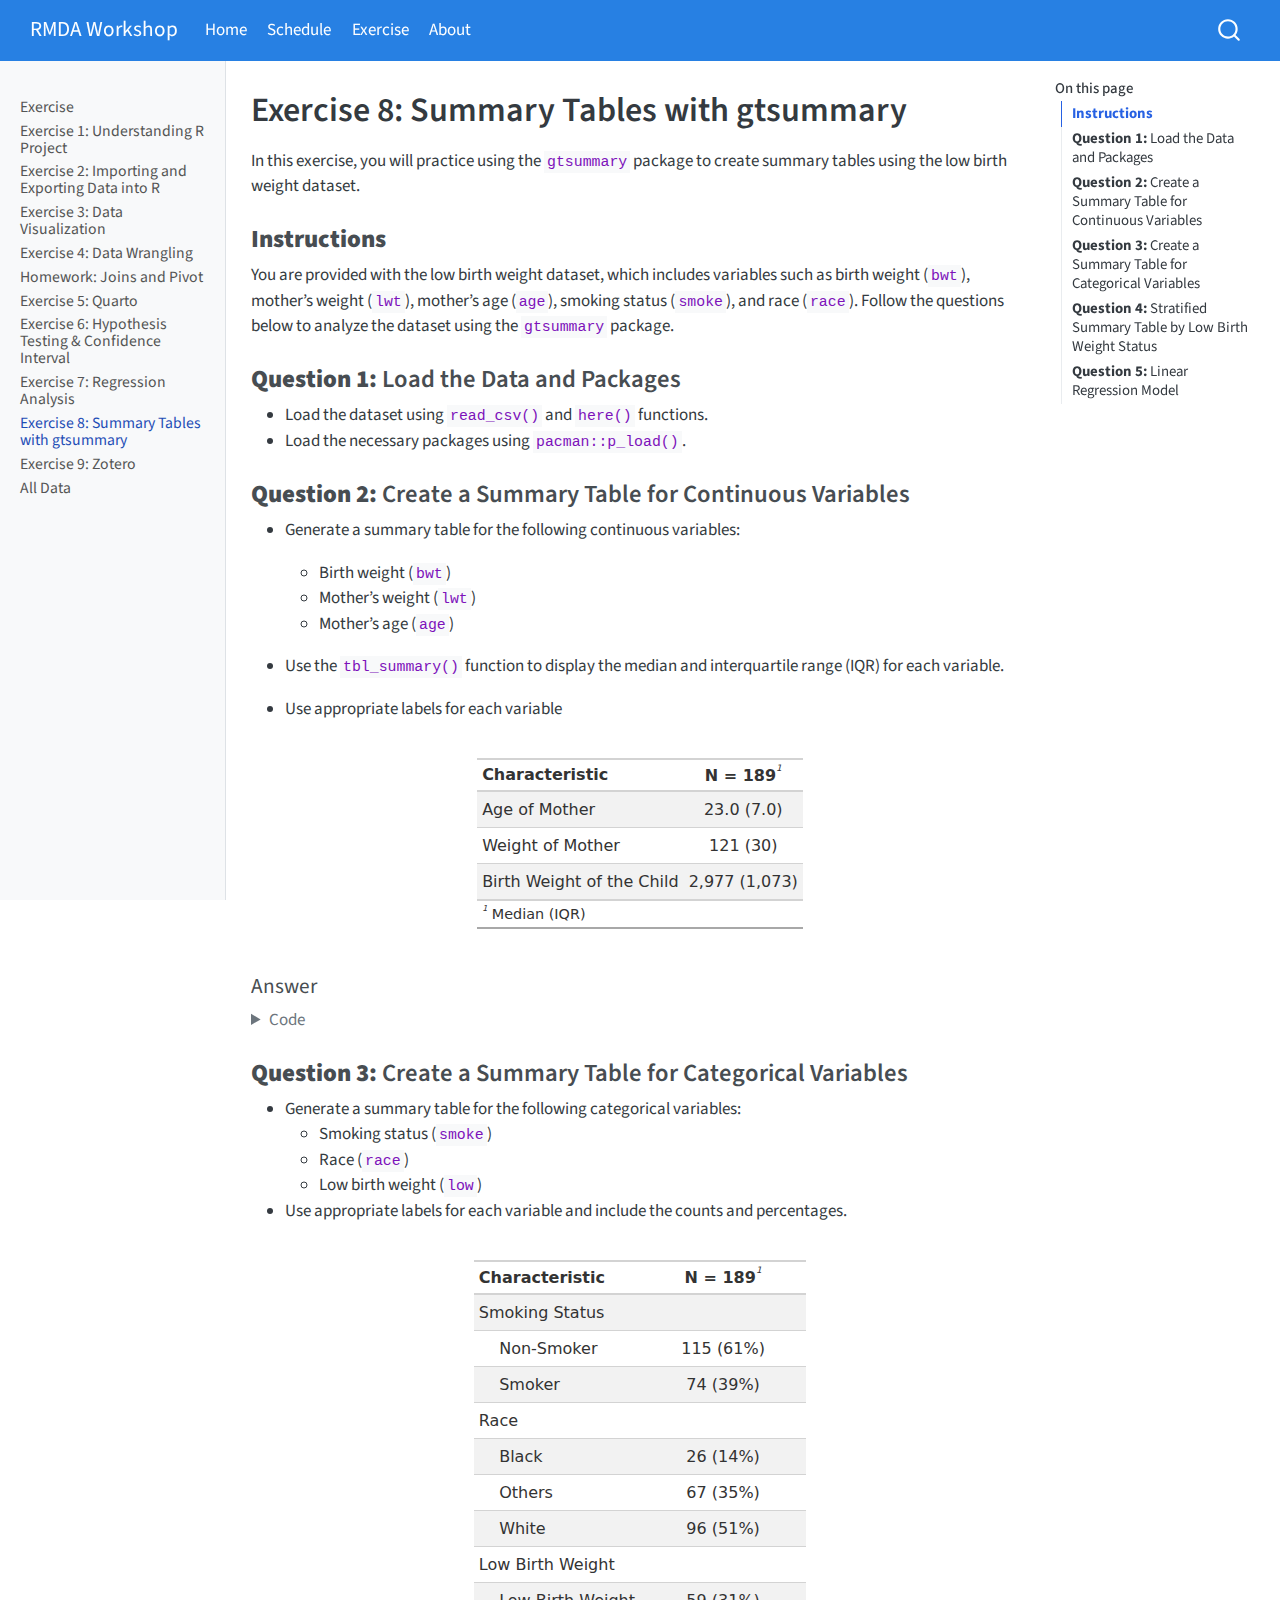
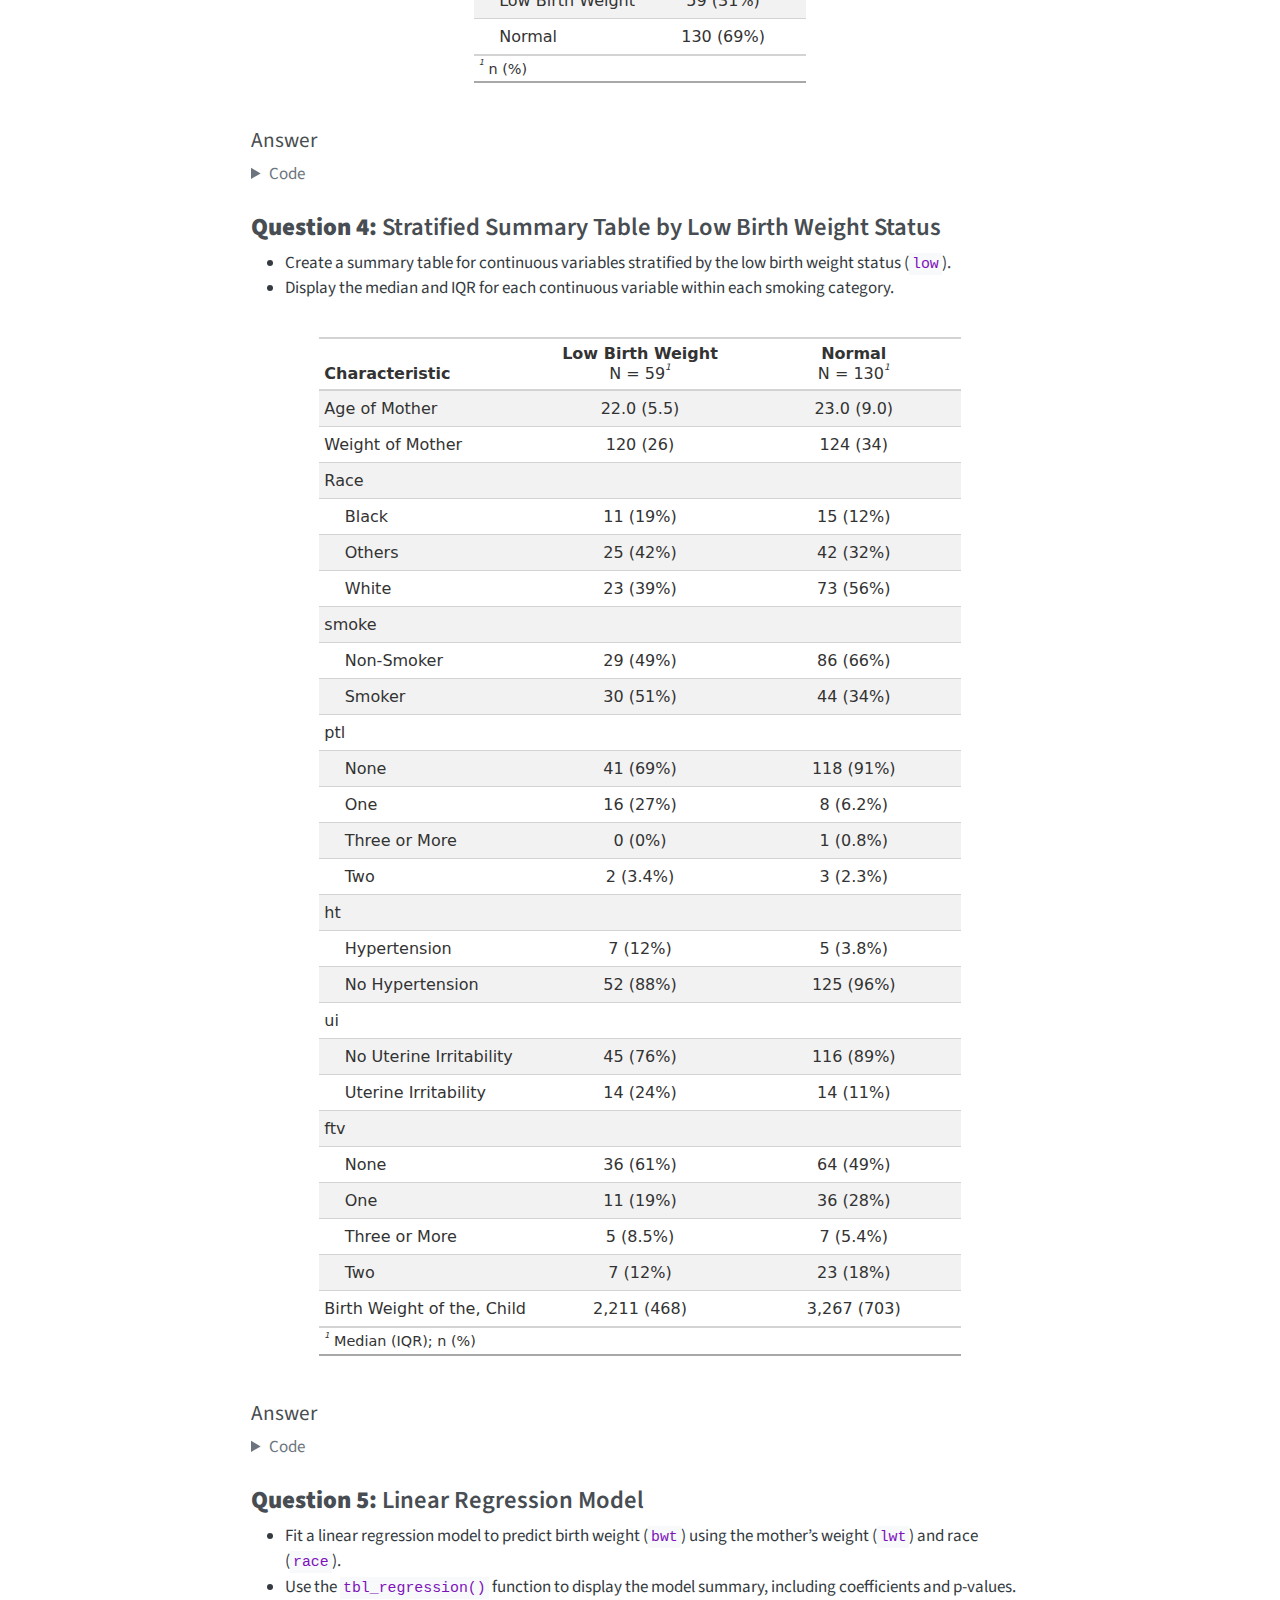
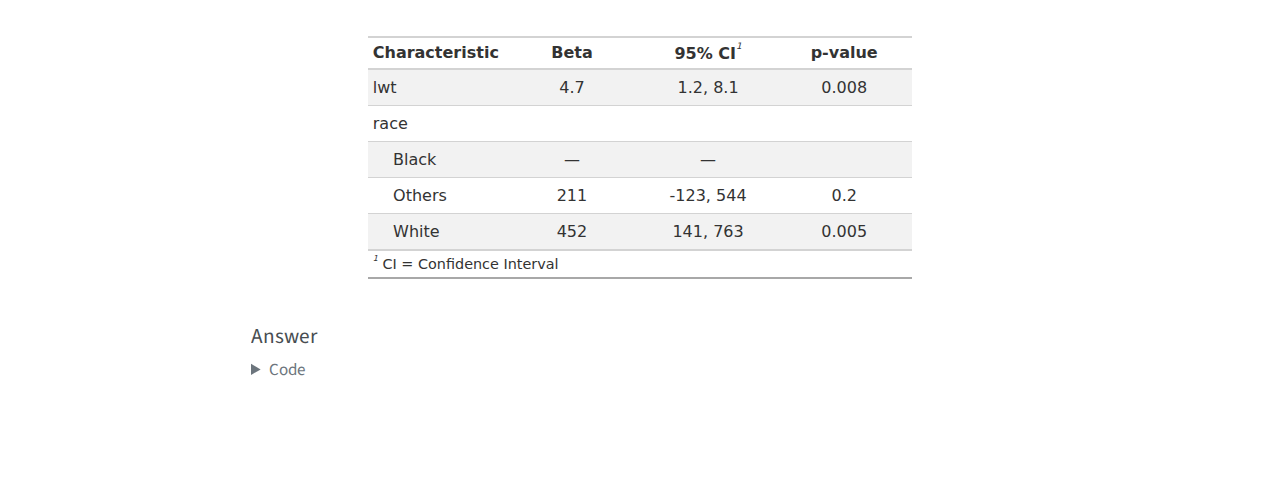
<file: docs/exercise_gtsummary.html>
<!DOCTYPE html>
<html xmlns="http://www.w3.org/1999/xhtml" lang="en" xml:lang="en"><head>

<meta charset="utf-8">
<meta name="generator" content="quarto-1.5.57">

<meta name="viewport" content="width=device-width, initial-scale=1.0, user-scalable=yes">


<title>Exercise 8: Summary Tables with gtsummary – RMDA Workshop</title>
<style>
code{white-space: pre-wrap;}
span.smallcaps{font-variant: small-caps;}
div.columns{display: flex; gap: min(4vw, 1.5em);}
div.column{flex: auto; overflow-x: auto;}
div.hanging-indent{margin-left: 1.5em; text-indent: -1.5em;}
ul.task-list{list-style: none;}
ul.task-list li input[type="checkbox"] {
  width: 0.8em;
  margin: 0 0.8em 0.2em -1em; /* quarto-specific, see https://github.com/quarto-dev/quarto-cli/issues/4556 */ 
  vertical-align: middle;
}
/* CSS for syntax highlighting */
pre > code.sourceCode { white-space: pre; position: relative; }
pre > code.sourceCode > span { line-height: 1.25; }
pre > code.sourceCode > span:empty { height: 1.2em; }
.sourceCode { overflow: visible; }
code.sourceCode > span { color: inherit; text-decoration: inherit; }
div.sourceCode { margin: 1em 0; }
pre.sourceCode { margin: 0; }
@media screen {
div.sourceCode { overflow: auto; }
}
@media print {
pre > code.sourceCode { white-space: pre-wrap; }
pre > code.sourceCode > span { display: inline-block; text-indent: -5em; padding-left: 5em; }
}
pre.numberSource code
  { counter-reset: source-line 0; }
pre.numberSource code > span
  { position: relative; left: -4em; counter-increment: source-line; }
pre.numberSource code > span > a:first-child::before
  { content: counter(source-line);
    position: relative; left: -1em; text-align: right; vertical-align: baseline;
    border: none; display: inline-block;
    -webkit-touch-callout: none; -webkit-user-select: none;
    -khtml-user-select: none; -moz-user-select: none;
    -ms-user-select: none; user-select: none;
    padding: 0 4px; width: 4em;
  }
pre.numberSource { margin-left: 3em;  padding-left: 4px; }
div.sourceCode
  {   }
@media screen {
pre > code.sourceCode > span > a:first-child::before { text-decoration: underline; }
}
</style>


<script src="site_libs/quarto-nav/quarto-nav.js"></script>
<script src="site_libs/quarto-nav/headroom.min.js"></script>
<script src="site_libs/clipboard/clipboard.min.js"></script>
<script src="site_libs/quarto-search/autocomplete.umd.js"></script>
<script src="site_libs/quarto-search/fuse.min.js"></script>
<script src="site_libs/quarto-search/quarto-search.js"></script>
<meta name="quarto:offset" content="./">
<script src="site_libs/quarto-html/quarto.js"></script>
<script src="site_libs/quarto-html/popper.min.js"></script>
<script src="site_libs/quarto-html/tippy.umd.min.js"></script>
<script src="site_libs/quarto-html/anchor.min.js"></script>
<link href="site_libs/quarto-html/tippy.css" rel="stylesheet">
<link href="site_libs/quarto-html/quarto-syntax-highlighting.css" rel="stylesheet" id="quarto-text-highlighting-styles">
<script src="site_libs/bootstrap/bootstrap.min.js"></script>
<link href="site_libs/bootstrap/bootstrap-icons.css" rel="stylesheet">
<link href="site_libs/bootstrap/bootstrap.min.css" rel="stylesheet" id="quarto-bootstrap" data-mode="light">
<script id="quarto-search-options" type="application/json">{
  "location": "navbar",
  "copy-button": false,
  "collapse-after": 3,
  "panel-placement": "end",
  "type": "overlay",
  "limit": 50,
  "keyboard-shortcut": [
    "f",
    "/",
    "s"
  ],
  "show-item-context": false,
  "language": {
    "search-no-results-text": "No results",
    "search-matching-documents-text": "matching documents",
    "search-copy-link-title": "Copy link to search",
    "search-hide-matches-text": "Hide additional matches",
    "search-more-match-text": "more match in this document",
    "search-more-matches-text": "more matches in this document",
    "search-clear-button-title": "Clear",
    "search-text-placeholder": "",
    "search-detached-cancel-button-title": "Cancel",
    "search-submit-button-title": "Submit",
    "search-label": "Search"
  }
}</script>


<link rel="stylesheet" href="styles.css">
</head>

<body class="nav-sidebar docked nav-fixed">

<div id="quarto-search-results"></div>
  <header id="quarto-header" class="headroom fixed-top">
    <nav class="navbar navbar-expand-lg " data-bs-theme="dark">
      <div class="navbar-container container-fluid">
      <div class="navbar-brand-container mx-auto">
    <a class="navbar-brand" href="./index.html">
    <span class="navbar-title">RMDA Workshop</span>
    </a>
  </div>
            <div id="quarto-search" class="" title="Search"></div>
          <button class="navbar-toggler" type="button" data-bs-toggle="collapse" data-bs-target="#navbarCollapse" aria-controls="navbarCollapse" role="menu" aria-expanded="false" aria-label="Toggle navigation" onclick="if (window.quartoToggleHeadroom) { window.quartoToggleHeadroom(); }">
  <span class="navbar-toggler-icon"></span>
</button>
          <div class="collapse navbar-collapse" id="navbarCollapse">
            <ul class="navbar-nav navbar-nav-scroll me-auto">
  <li class="nav-item">
    <a class="nav-link" href="./index.html"> 
<span class="menu-text">Home</span></a>
  </li>  
  <li class="nav-item">
    <a class="nav-link" href="./schedule.html"> 
<span class="menu-text">Schedule</span></a>
  </li>  
  <li class="nav-item">
    <a class="nav-link active" href="./exercise.html" aria-current="page"> 
<span class="menu-text">Exercise</span></a>
  </li>  
  <li class="nav-item">
    <a class="nav-link" href="./about.html"> 
<span class="menu-text">About</span></a>
  </li>  
</ul>
          </div> <!-- /navcollapse -->
            <div class="quarto-navbar-tools">
</div>
      </div> <!-- /container-fluid -->
    </nav>
  <nav class="quarto-secondary-nav">
    <div class="container-fluid d-flex">
      <button type="button" class="quarto-btn-toggle btn" data-bs-toggle="collapse" role="button" data-bs-target=".quarto-sidebar-collapse-item" aria-controls="quarto-sidebar" aria-expanded="false" aria-label="Toggle sidebar navigation" onclick="if (window.quartoToggleHeadroom) { window.quartoToggleHeadroom(); }">
        <i class="bi bi-layout-text-sidebar-reverse"></i>
      </button>
        <nav class="quarto-page-breadcrumbs" aria-label="breadcrumb"><ol class="breadcrumb"><li class="breadcrumb-item"><a href="./exercise_gtsummary.html">Exercise 8: Summary Tables with gtsummary</a></li></ol></nav>
        <a class="flex-grow-1" role="navigation" data-bs-toggle="collapse" data-bs-target=".quarto-sidebar-collapse-item" aria-controls="quarto-sidebar" aria-expanded="false" aria-label="Toggle sidebar navigation" onclick="if (window.quartoToggleHeadroom) { window.quartoToggleHeadroom(); }">      
        </a>
    </div>
  </nav>
</header>
<!-- content -->
<div id="quarto-content" class="quarto-container page-columns page-rows-contents page-layout-article page-navbar">
<!-- sidebar -->
  <nav id="quarto-sidebar" class="sidebar collapse collapse-horizontal quarto-sidebar-collapse-item sidebar-navigation docked overflow-auto">
    <div class="sidebar-menu-container"> 
    <ul class="list-unstyled mt-1">
        <li class="sidebar-item">
  <div class="sidebar-item-container"> 
  <a href="./exercise.html" class="sidebar-item-text sidebar-link">
 <span class="menu-text">Exercise</span></a>
  </div>
</li>
        <li class="sidebar-item">
  <div class="sidebar-item-container"> 
  <a href="./exercise1.html" class="sidebar-item-text sidebar-link">
 <span class="menu-text">Exercise 1: Understanding R Project</span></a>
  </div>
</li>
        <li class="sidebar-item">
  <div class="sidebar-item-container"> 
  <a href="./exercise2.html" class="sidebar-item-text sidebar-link">
 <span class="menu-text">Exercise 2: Importing and Exporting Data into R</span></a>
  </div>
</li>
        <li class="sidebar-item">
  <div class="sidebar-item-container"> 
  <a href="./exercise3.html" class="sidebar-item-text sidebar-link">
 <span class="menu-text">Exercise 3: Data Visualization</span></a>
  </div>
</li>
        <li class="sidebar-item">
  <div class="sidebar-item-container"> 
  <a href="./exercise4.html" class="sidebar-item-text sidebar-link">
 <span class="menu-text">Exercise 4: Data Wrangling</span></a>
  </div>
</li>
        <li class="sidebar-item">
  <div class="sidebar-item-container"> 
  <a href="./homework1.html" class="sidebar-item-text sidebar-link">
 <span class="menu-text">Homework: Joins and Pivot</span></a>
  </div>
</li>
        <li class="sidebar-item">
  <div class="sidebar-item-container"> 
  <a href="./exercise_quarto.html" class="sidebar-item-text sidebar-link">
 <span class="menu-text">Exercise 5: Quarto</span></a>
  </div>
</li>
        <li class="sidebar-item">
  <div class="sidebar-item-container"> 
  <a href="./exercise_stat_inference.html" class="sidebar-item-text sidebar-link">
 <span class="menu-text">Exercise 6: Hypothesis Testing &amp; Confidence Interval</span></a>
  </div>
</li>
        <li class="sidebar-item">
  <div class="sidebar-item-container"> 
  <a href="./exercise_regression.html" class="sidebar-item-text sidebar-link">
 <span class="menu-text">Exercise 7: Regression Analysis</span></a>
  </div>
</li>
        <li class="sidebar-item">
  <div class="sidebar-item-container"> 
  <a href="./exercise_gtsummary.html" class="sidebar-item-text sidebar-link active">
 <span class="menu-text">Exercise 8: Summary Tables with gtsummary</span></a>
  </div>
</li>
        <li class="sidebar-item">
  <div class="sidebar-item-container"> 
  <a href="./exercise_zotero.html" class="sidebar-item-text sidebar-link">
 <span class="menu-text">Exercise 9: Zotero</span></a>
  </div>
</li>
        <li class="sidebar-item">
  <div class="sidebar-item-container"> 
  <a href="./all_data.html" class="sidebar-item-text sidebar-link">
 <span class="menu-text">All Data</span></a>
  </div>
</li>
    </ul>
    </div>
</nav>
<div id="quarto-sidebar-glass" class="quarto-sidebar-collapse-item" data-bs-toggle="collapse" data-bs-target=".quarto-sidebar-collapse-item"></div>
<!-- margin-sidebar -->
    <div id="quarto-margin-sidebar" class="sidebar margin-sidebar">
        <nav id="TOC" role="doc-toc" class="toc-active">
    <h2 id="toc-title">On this page</h2>
   
  <ul>
  <li><a href="#instructions" id="toc-instructions" class="nav-link active" data-scroll-target="#instructions"><strong>Instructions</strong></a></li>
  <li><a href="#question-1-load-the-data-and-packages" id="toc-question-1-load-the-data-and-packages" class="nav-link" data-scroll-target="#question-1-load-the-data-and-packages"><strong>Question 1:</strong> Load the Data and Packages</a></li>
  <li><a href="#question-2-create-a-summary-table-for-continuous-variables" id="toc-question-2-create-a-summary-table-for-continuous-variables" class="nav-link" data-scroll-target="#question-2-create-a-summary-table-for-continuous-variables"><strong>Question 2:</strong> Create a Summary Table for Continuous Variables</a></li>
  <li><a href="#question-3-create-a-summary-table-for-categorical-variables" id="toc-question-3-create-a-summary-table-for-categorical-variables" class="nav-link" data-scroll-target="#question-3-create-a-summary-table-for-categorical-variables"><strong>Question 3:</strong> Create a Summary Table for Categorical Variables</a></li>
  <li><a href="#question-4-stratified-summary-table-by-low-birth-weight-status" id="toc-question-4-stratified-summary-table-by-low-birth-weight-status" class="nav-link" data-scroll-target="#question-4-stratified-summary-table-by-low-birth-weight-status"><strong>Question 4:</strong> Stratified Summary Table by Low Birth Weight Status</a></li>
  <li><a href="#question-5-linear-regression-model" id="toc-question-5-linear-regression-model" class="nav-link" data-scroll-target="#question-5-linear-regression-model"><strong>Question 5:</strong> Linear Regression Model</a></li>
  </ul>
</nav>
    </div>
<!-- main -->
<main class="content" id="quarto-document-content">

<header id="title-block-header" class="quarto-title-block default">
<div class="quarto-title">
<h1 class="title">Exercise 8: Summary Tables with gtsummary</h1>
</div>



<div class="quarto-title-meta">

    
  
    
  </div>
  


</header>


<p>In this exercise, you will practice using the <code>gtsummary</code> package to create summary tables using the low birth weight dataset.</p>
<section id="instructions" class="level3">
<h3 class="anchored" data-anchor-id="instructions"><strong>Instructions</strong></h3>
<p>You are provided with the low birth weight dataset, which includes variables such as birth weight (<code>bwt</code>), mother’s weight (<code>lwt</code>), mother’s age (<code>age</code>), smoking status (<code>smoke</code>), and race (<code>race</code>). Follow the questions below to analyze the dataset using the <code>gtsummary</code> package.</p>
</section>
<section id="question-1-load-the-data-and-packages" class="level3">
<h3 class="anchored" data-anchor-id="question-1-load-the-data-and-packages"><strong>Question 1:</strong> Load the Data and Packages</h3>
<ul>
<li>Load the dataset using <code>read_csv()</code> and <code>here()</code> functions.</li>
<li>Load the necessary packages using <code>pacman::p_load()</code>.</li>
</ul>
</section>
<section id="question-2-create-a-summary-table-for-continuous-variables" class="level3">
<h3 class="anchored" data-anchor-id="question-2-create-a-summary-table-for-continuous-variables"><strong>Question 2:</strong> Create a Summary Table for Continuous Variables</h3>
<ul>
<li><p>Generate a summary table for the following continuous variables:</p>
<ul>
<li>Birth weight (<code>bwt</code>)</li>
<li>Mother’s weight (<code>lwt</code>)</li>
<li>Mother’s age (<code>age</code>)</li>
</ul></li>
<li><p>Use the <code>tbl_summary()</code> function to display the median and interquartile range (IQR) for each variable.</p></li>
<li><p>Use appropriate labels for each variable</p></li>
</ul>
<div class="cell">
<div class="cell-output-display">
<div id="wjrnrbccga" style="padding-left:0px;padding-right:0px;padding-top:10px;padding-bottom:10px;overflow-x:auto;overflow-y:auto;width:auto;height:auto;">
<style>#wjrnrbccga table {
  font-family: system-ui, 'Segoe UI', Roboto, Helvetica, Arial, sans-serif, 'Apple Color Emoji', 'Segoe UI Emoji', 'Segoe UI Symbol', 'Noto Color Emoji';
  -webkit-font-smoothing: antialiased;
  -moz-osx-font-smoothing: grayscale;
}

#wjrnrbccga thead, #wjrnrbccga tbody, #wjrnrbccga tfoot, #wjrnrbccga tr, #wjrnrbccga td, #wjrnrbccga th {
  border-style: none;
}

#wjrnrbccga p {
  margin: 0;
  padding: 0;
}

#wjrnrbccga .gt_table {
  display: table;
  border-collapse: collapse;
  line-height: normal;
  margin-left: auto;
  margin-right: auto;
  color: #333333;
  font-size: 16px;
  font-weight: normal;
  font-style: normal;
  background-color: #FFFFFF;
  width: auto;
  border-top-style: solid;
  border-top-width: 2px;
  border-top-color: #A8A8A8;
  border-right-style: none;
  border-right-width: 2px;
  border-right-color: #D3D3D3;
  border-bottom-style: solid;
  border-bottom-width: 2px;
  border-bottom-color: #A8A8A8;
  border-left-style: none;
  border-left-width: 2px;
  border-left-color: #D3D3D3;
}

#wjrnrbccga .gt_caption {
  padding-top: 4px;
  padding-bottom: 4px;
}

#wjrnrbccga .gt_title {
  color: #333333;
  font-size: 125%;
  font-weight: initial;
  padding-top: 4px;
  padding-bottom: 4px;
  padding-left: 5px;
  padding-right: 5px;
  border-bottom-color: #FFFFFF;
  border-bottom-width: 0;
}

#wjrnrbccga .gt_subtitle {
  color: #333333;
  font-size: 85%;
  font-weight: initial;
  padding-top: 3px;
  padding-bottom: 5px;
  padding-left: 5px;
  padding-right: 5px;
  border-top-color: #FFFFFF;
  border-top-width: 0;
}

#wjrnrbccga .gt_heading {
  background-color: #FFFFFF;
  text-align: center;
  border-bottom-color: #FFFFFF;
  border-left-style: none;
  border-left-width: 1px;
  border-left-color: #D3D3D3;
  border-right-style: none;
  border-right-width: 1px;
  border-right-color: #D3D3D3;
}

#wjrnrbccga .gt_bottom_border {
  border-bottom-style: solid;
  border-bottom-width: 2px;
  border-bottom-color: #D3D3D3;
}

#wjrnrbccga .gt_col_headings {
  border-top-style: solid;
  border-top-width: 2px;
  border-top-color: #D3D3D3;
  border-bottom-style: solid;
  border-bottom-width: 2px;
  border-bottom-color: #D3D3D3;
  border-left-style: none;
  border-left-width: 1px;
  border-left-color: #D3D3D3;
  border-right-style: none;
  border-right-width: 1px;
  border-right-color: #D3D3D3;
}

#wjrnrbccga .gt_col_heading {
  color: #333333;
  background-color: #FFFFFF;
  font-size: 100%;
  font-weight: normal;
  text-transform: inherit;
  border-left-style: none;
  border-left-width: 1px;
  border-left-color: #D3D3D3;
  border-right-style: none;
  border-right-width: 1px;
  border-right-color: #D3D3D3;
  vertical-align: bottom;
  padding-top: 5px;
  padding-bottom: 6px;
  padding-left: 5px;
  padding-right: 5px;
  overflow-x: hidden;
}

#wjrnrbccga .gt_column_spanner_outer {
  color: #333333;
  background-color: #FFFFFF;
  font-size: 100%;
  font-weight: normal;
  text-transform: inherit;
  padding-top: 0;
  padding-bottom: 0;
  padding-left: 4px;
  padding-right: 4px;
}

#wjrnrbccga .gt_column_spanner_outer:first-child {
  padding-left: 0;
}

#wjrnrbccga .gt_column_spanner_outer:last-child {
  padding-right: 0;
}

#wjrnrbccga .gt_column_spanner {
  border-bottom-style: solid;
  border-bottom-width: 2px;
  border-bottom-color: #D3D3D3;
  vertical-align: bottom;
  padding-top: 5px;
  padding-bottom: 5px;
  overflow-x: hidden;
  display: inline-block;
  width: 100%;
}

#wjrnrbccga .gt_spanner_row {
  border-bottom-style: hidden;
}

#wjrnrbccga .gt_group_heading {
  padding-top: 8px;
  padding-bottom: 8px;
  padding-left: 5px;
  padding-right: 5px;
  color: #333333;
  background-color: #FFFFFF;
  font-size: 100%;
  font-weight: initial;
  text-transform: inherit;
  border-top-style: solid;
  border-top-width: 2px;
  border-top-color: #D3D3D3;
  border-bottom-style: solid;
  border-bottom-width: 2px;
  border-bottom-color: #D3D3D3;
  border-left-style: none;
  border-left-width: 1px;
  border-left-color: #D3D3D3;
  border-right-style: none;
  border-right-width: 1px;
  border-right-color: #D3D3D3;
  vertical-align: middle;
  text-align: left;
}

#wjrnrbccga .gt_empty_group_heading {
  padding: 0.5px;
  color: #333333;
  background-color: #FFFFFF;
  font-size: 100%;
  font-weight: initial;
  border-top-style: solid;
  border-top-width: 2px;
  border-top-color: #D3D3D3;
  border-bottom-style: solid;
  border-bottom-width: 2px;
  border-bottom-color: #D3D3D3;
  vertical-align: middle;
}

#wjrnrbccga .gt_from_md > :first-child {
  margin-top: 0;
}

#wjrnrbccga .gt_from_md > :last-child {
  margin-bottom: 0;
}

#wjrnrbccga .gt_row {
  padding-top: 8px;
  padding-bottom: 8px;
  padding-left: 5px;
  padding-right: 5px;
  margin: 10px;
  border-top-style: solid;
  border-top-width: 1px;
  border-top-color: #D3D3D3;
  border-left-style: none;
  border-left-width: 1px;
  border-left-color: #D3D3D3;
  border-right-style: none;
  border-right-width: 1px;
  border-right-color: #D3D3D3;
  vertical-align: middle;
  overflow-x: hidden;
}

#wjrnrbccga .gt_stub {
  color: #333333;
  background-color: #FFFFFF;
  font-size: 100%;
  font-weight: initial;
  text-transform: inherit;
  border-right-style: solid;
  border-right-width: 2px;
  border-right-color: #D3D3D3;
  padding-left: 5px;
  padding-right: 5px;
}

#wjrnrbccga .gt_stub_row_group {
  color: #333333;
  background-color: #FFFFFF;
  font-size: 100%;
  font-weight: initial;
  text-transform: inherit;
  border-right-style: solid;
  border-right-width: 2px;
  border-right-color: #D3D3D3;
  padding-left: 5px;
  padding-right: 5px;
  vertical-align: top;
}

#wjrnrbccga .gt_row_group_first td {
  border-top-width: 2px;
}

#wjrnrbccga .gt_row_group_first th {
  border-top-width: 2px;
}

#wjrnrbccga .gt_summary_row {
  color: #333333;
  background-color: #FFFFFF;
  text-transform: inherit;
  padding-top: 8px;
  padding-bottom: 8px;
  padding-left: 5px;
  padding-right: 5px;
}

#wjrnrbccga .gt_first_summary_row {
  border-top-style: solid;
  border-top-color: #D3D3D3;
}

#wjrnrbccga .gt_first_summary_row.thick {
  border-top-width: 2px;
}

#wjrnrbccga .gt_last_summary_row {
  padding-top: 8px;
  padding-bottom: 8px;
  padding-left: 5px;
  padding-right: 5px;
  border-bottom-style: solid;
  border-bottom-width: 2px;
  border-bottom-color: #D3D3D3;
}

#wjrnrbccga .gt_grand_summary_row {
  color: #333333;
  background-color: #FFFFFF;
  text-transform: inherit;
  padding-top: 8px;
  padding-bottom: 8px;
  padding-left: 5px;
  padding-right: 5px;
}

#wjrnrbccga .gt_first_grand_summary_row {
  padding-top: 8px;
  padding-bottom: 8px;
  padding-left: 5px;
  padding-right: 5px;
  border-top-style: double;
  border-top-width: 6px;
  border-top-color: #D3D3D3;
}

#wjrnrbccga .gt_last_grand_summary_row_top {
  padding-top: 8px;
  padding-bottom: 8px;
  padding-left: 5px;
  padding-right: 5px;
  border-bottom-style: double;
  border-bottom-width: 6px;
  border-bottom-color: #D3D3D3;
}

#wjrnrbccga .gt_striped {
  background-color: rgba(128, 128, 128, 0.05);
}

#wjrnrbccga .gt_table_body {
  border-top-style: solid;
  border-top-width: 2px;
  border-top-color: #D3D3D3;
  border-bottom-style: solid;
  border-bottom-width: 2px;
  border-bottom-color: #D3D3D3;
}

#wjrnrbccga .gt_footnotes {
  color: #333333;
  background-color: #FFFFFF;
  border-bottom-style: none;
  border-bottom-width: 2px;
  border-bottom-color: #D3D3D3;
  border-left-style: none;
  border-left-width: 2px;
  border-left-color: #D3D3D3;
  border-right-style: none;
  border-right-width: 2px;
  border-right-color: #D3D3D3;
}

#wjrnrbccga .gt_footnote {
  margin: 0px;
  font-size: 90%;
  padding-top: 4px;
  padding-bottom: 4px;
  padding-left: 5px;
  padding-right: 5px;
}

#wjrnrbccga .gt_sourcenotes {
  color: #333333;
  background-color: #FFFFFF;
  border-bottom-style: none;
  border-bottom-width: 2px;
  border-bottom-color: #D3D3D3;
  border-left-style: none;
  border-left-width: 2px;
  border-left-color: #D3D3D3;
  border-right-style: none;
  border-right-width: 2px;
  border-right-color: #D3D3D3;
}

#wjrnrbccga .gt_sourcenote {
  font-size: 90%;
  padding-top: 4px;
  padding-bottom: 4px;
  padding-left: 5px;
  padding-right: 5px;
}

#wjrnrbccga .gt_left {
  text-align: left;
}

#wjrnrbccga .gt_center {
  text-align: center;
}

#wjrnrbccga .gt_right {
  text-align: right;
  font-variant-numeric: tabular-nums;
}

#wjrnrbccga .gt_font_normal {
  font-weight: normal;
}

#wjrnrbccga .gt_font_bold {
  font-weight: bold;
}

#wjrnrbccga .gt_font_italic {
  font-style: italic;
}

#wjrnrbccga .gt_super {
  font-size: 65%;
}

#wjrnrbccga .gt_footnote_marks {
  font-size: 75%;
  vertical-align: 0.4em;
  position: initial;
}

#wjrnrbccga .gt_asterisk {
  font-size: 100%;
  vertical-align: 0;
}

#wjrnrbccga .gt_indent_1 {
  text-indent: 5px;
}

#wjrnrbccga .gt_indent_2 {
  text-indent: 10px;
}

#wjrnrbccga .gt_indent_3 {
  text-indent: 15px;
}

#wjrnrbccga .gt_indent_4 {
  text-indent: 20px;
}

#wjrnrbccga .gt_indent_5 {
  text-indent: 25px;
}
</style>

<table class="gt_table caption-top table table-sm table-striped small" data-quarto-postprocess="true" data-quarto-disable-processing="false" data-quarto-bootstrap="false">
<thead>
<tr class="header gt_col_headings">
<th id="<strong>Characteristic</strong>" class="gt_col_heading gt_columns_bottom_border gt_left" data-quarto-table-cell-role="th" scope="col"><strong>Characteristic</strong></th>
<th id="<strong>N = 189</strong><span class=&quot;gt_footnote_marks&quot; style=&quot;white-space:nowrap;font-style:italic;font-weight:normal;&quot;><sup>1</sup></span>" class="gt_col_heading gt_columns_bottom_border gt_center" data-quarto-table-cell-role="th" scope="col"><strong>N = 189</strong><span class="gt_footnote_marks" style="white-space:nowrap;font-style:italic;font-weight:normal;"><sup>1</sup></span></th>
</tr>
</thead>
<tbody class="gt_table_body">
<tr class="odd">
<td class="gt_row gt_left" headers="label">Age of Mother</td>
<td class="gt_row gt_center" headers="stat_0">23.0 (7.0)</td>
</tr>
<tr class="even">
<td class="gt_row gt_left" headers="label">Weight of Mother</td>
<td class="gt_row gt_center" headers="stat_0">121 (30)</td>
</tr>
<tr class="odd">
<td class="gt_row gt_left" headers="label">Birth Weight of the Child</td>
<td class="gt_row gt_center" headers="stat_0">2,977 (1,073)</td>
</tr>
</tbody><tfoot class="gt_footnotes">
<tr class="even">
<td colspan="2" class="gt_footnote"><span class="gt_footnote_marks" style="white-space:nowrap;font-style:italic;font-weight:normal;"><sup>1</sup></span> Median (IQR)</td>
</tr>
</tfoot>

</table>

</div>
</div>
</div>
<section id="answer" class="level4">
<h4 class="anchored" data-anchor-id="answer">Answer</h4>
<div class="cell">
<details class="code-fold">
<summary>Code</summary>
<div class="sourceCode cell-code" id="cb1"><pre class="sourceCode r code-with-copy"><code class="sourceCode r"><span id="cb1-1"><a href="#cb1-1" aria-hidden="true" tabindex="-1"></a><span class="co"># Question 2: Summary Table for Continuous Variables</span></span>
<span id="cb1-2"><a href="#cb1-2" aria-hidden="true" tabindex="-1"></a></span>
<span id="cb1-3"><a href="#cb1-3" aria-hidden="true" tabindex="-1"></a>df <span class="sc">|&gt;</span> </span>
<span id="cb1-4"><a href="#cb1-4" aria-hidden="true" tabindex="-1"></a>  dplyr<span class="sc">::</span><span class="fu">select</span>(age, lwt, bwt) <span class="sc">|&gt;</span></span>
<span id="cb1-5"><a href="#cb1-5" aria-hidden="true" tabindex="-1"></a>  <span class="fu">tbl_summary</span>(</span>
<span id="cb1-6"><a href="#cb1-6" aria-hidden="true" tabindex="-1"></a>  <span class="at">type =</span> <span class="fu">list</span>(bwt <span class="sc">~</span> <span class="st">"continuous"</span>, lwt <span class="sc">~</span> <span class="st">"continuous"</span>, age <span class="sc">~</span> <span class="st">"continuous"</span>),</span>
<span id="cb1-7"><a href="#cb1-7" aria-hidden="true" tabindex="-1"></a>  <span class="at">statistic =</span> <span class="fu">all_continuous</span>() <span class="sc">~</span> <span class="st">"{median} ({IQR})"</span>,</span>
<span id="cb1-8"><a href="#cb1-8" aria-hidden="true" tabindex="-1"></a>  <span class="at">label =</span> <span class="fu">list</span>(age <span class="sc">~</span> <span class="st">"Age of Mother"</span>, </span>
<span id="cb1-9"><a href="#cb1-9" aria-hidden="true" tabindex="-1"></a>               lwt <span class="sc">~</span> <span class="st">"Weight of Mother"</span>,</span>
<span id="cb1-10"><a href="#cb1-10" aria-hidden="true" tabindex="-1"></a>               bwt <span class="sc">~</span> <span class="st">"Birth Weight of the Child"</span>)</span>
<span id="cb1-11"><a href="#cb1-11" aria-hidden="true" tabindex="-1"></a>)</span></code><button title="Copy to Clipboard" class="code-copy-button"><i class="bi"></i></button></pre></div>
</details>
</div>
</section>
</section>
<section id="question-3-create-a-summary-table-for-categorical-variables" class="level3">
<h3 class="anchored" data-anchor-id="question-3-create-a-summary-table-for-categorical-variables"><strong>Question 3:</strong> Create a Summary Table for Categorical Variables</h3>
<ul>
<li>Generate a summary table for the following categorical variables:
<ul>
<li>Smoking status (<code>smoke</code>)</li>
<li>Race (<code>race</code>)</li>
<li>Low birth weight (<code>low</code>)</li>
</ul></li>
<li>Use appropriate labels for each variable and include the counts and percentages.</li>
</ul>
<div class="cell">
<div class="cell-output-display">
<div id="vgbuyjyvgs" style="padding-left:0px;padding-right:0px;padding-top:10px;padding-bottom:10px;overflow-x:auto;overflow-y:auto;width:auto;height:auto;">
<style>#vgbuyjyvgs table {
  font-family: system-ui, 'Segoe UI', Roboto, Helvetica, Arial, sans-serif, 'Apple Color Emoji', 'Segoe UI Emoji', 'Segoe UI Symbol', 'Noto Color Emoji';
  -webkit-font-smoothing: antialiased;
  -moz-osx-font-smoothing: grayscale;
}

#vgbuyjyvgs thead, #vgbuyjyvgs tbody, #vgbuyjyvgs tfoot, #vgbuyjyvgs tr, #vgbuyjyvgs td, #vgbuyjyvgs th {
  border-style: none;
}

#vgbuyjyvgs p {
  margin: 0;
  padding: 0;
}

#vgbuyjyvgs .gt_table {
  display: table;
  border-collapse: collapse;
  line-height: normal;
  margin-left: auto;
  margin-right: auto;
  color: #333333;
  font-size: 16px;
  font-weight: normal;
  font-style: normal;
  background-color: #FFFFFF;
  width: auto;
  border-top-style: solid;
  border-top-width: 2px;
  border-top-color: #A8A8A8;
  border-right-style: none;
  border-right-width: 2px;
  border-right-color: #D3D3D3;
  border-bottom-style: solid;
  border-bottom-width: 2px;
  border-bottom-color: #A8A8A8;
  border-left-style: none;
  border-left-width: 2px;
  border-left-color: #D3D3D3;
}

#vgbuyjyvgs .gt_caption {
  padding-top: 4px;
  padding-bottom: 4px;
}

#vgbuyjyvgs .gt_title {
  color: #333333;
  font-size: 125%;
  font-weight: initial;
  padding-top: 4px;
  padding-bottom: 4px;
  padding-left: 5px;
  padding-right: 5px;
  border-bottom-color: #FFFFFF;
  border-bottom-width: 0;
}

#vgbuyjyvgs .gt_subtitle {
  color: #333333;
  font-size: 85%;
  font-weight: initial;
  padding-top: 3px;
  padding-bottom: 5px;
  padding-left: 5px;
  padding-right: 5px;
  border-top-color: #FFFFFF;
  border-top-width: 0;
}

#vgbuyjyvgs .gt_heading {
  background-color: #FFFFFF;
  text-align: center;
  border-bottom-color: #FFFFFF;
  border-left-style: none;
  border-left-width: 1px;
  border-left-color: #D3D3D3;
  border-right-style: none;
  border-right-width: 1px;
  border-right-color: #D3D3D3;
}

#vgbuyjyvgs .gt_bottom_border {
  border-bottom-style: solid;
  border-bottom-width: 2px;
  border-bottom-color: #D3D3D3;
}

#vgbuyjyvgs .gt_col_headings {
  border-top-style: solid;
  border-top-width: 2px;
  border-top-color: #D3D3D3;
  border-bottom-style: solid;
  border-bottom-width: 2px;
  border-bottom-color: #D3D3D3;
  border-left-style: none;
  border-left-width: 1px;
  border-left-color: #D3D3D3;
  border-right-style: none;
  border-right-width: 1px;
  border-right-color: #D3D3D3;
}

#vgbuyjyvgs .gt_col_heading {
  color: #333333;
  background-color: #FFFFFF;
  font-size: 100%;
  font-weight: normal;
  text-transform: inherit;
  border-left-style: none;
  border-left-width: 1px;
  border-left-color: #D3D3D3;
  border-right-style: none;
  border-right-width: 1px;
  border-right-color: #D3D3D3;
  vertical-align: bottom;
  padding-top: 5px;
  padding-bottom: 6px;
  padding-left: 5px;
  padding-right: 5px;
  overflow-x: hidden;
}

#vgbuyjyvgs .gt_column_spanner_outer {
  color: #333333;
  background-color: #FFFFFF;
  font-size: 100%;
  font-weight: normal;
  text-transform: inherit;
  padding-top: 0;
  padding-bottom: 0;
  padding-left: 4px;
  padding-right: 4px;
}

#vgbuyjyvgs .gt_column_spanner_outer:first-child {
  padding-left: 0;
}

#vgbuyjyvgs .gt_column_spanner_outer:last-child {
  padding-right: 0;
}

#vgbuyjyvgs .gt_column_spanner {
  border-bottom-style: solid;
  border-bottom-width: 2px;
  border-bottom-color: #D3D3D3;
  vertical-align: bottom;
  padding-top: 5px;
  padding-bottom: 5px;
  overflow-x: hidden;
  display: inline-block;
  width: 100%;
}

#vgbuyjyvgs .gt_spanner_row {
  border-bottom-style: hidden;
}

#vgbuyjyvgs .gt_group_heading {
  padding-top: 8px;
  padding-bottom: 8px;
  padding-left: 5px;
  padding-right: 5px;
  color: #333333;
  background-color: #FFFFFF;
  font-size: 100%;
  font-weight: initial;
  text-transform: inherit;
  border-top-style: solid;
  border-top-width: 2px;
  border-top-color: #D3D3D3;
  border-bottom-style: solid;
  border-bottom-width: 2px;
  border-bottom-color: #D3D3D3;
  border-left-style: none;
  border-left-width: 1px;
  border-left-color: #D3D3D3;
  border-right-style: none;
  border-right-width: 1px;
  border-right-color: #D3D3D3;
  vertical-align: middle;
  text-align: left;
}

#vgbuyjyvgs .gt_empty_group_heading {
  padding: 0.5px;
  color: #333333;
  background-color: #FFFFFF;
  font-size: 100%;
  font-weight: initial;
  border-top-style: solid;
  border-top-width: 2px;
  border-top-color: #D3D3D3;
  border-bottom-style: solid;
  border-bottom-width: 2px;
  border-bottom-color: #D3D3D3;
  vertical-align: middle;
}

#vgbuyjyvgs .gt_from_md > :first-child {
  margin-top: 0;
}

#vgbuyjyvgs .gt_from_md > :last-child {
  margin-bottom: 0;
}

#vgbuyjyvgs .gt_row {
  padding-top: 8px;
  padding-bottom: 8px;
  padding-left: 5px;
  padding-right: 5px;
  margin: 10px;
  border-top-style: solid;
  border-top-width: 1px;
  border-top-color: #D3D3D3;
  border-left-style: none;
  border-left-width: 1px;
  border-left-color: #D3D3D3;
  border-right-style: none;
  border-right-width: 1px;
  border-right-color: #D3D3D3;
  vertical-align: middle;
  overflow-x: hidden;
}

#vgbuyjyvgs .gt_stub {
  color: #333333;
  background-color: #FFFFFF;
  font-size: 100%;
  font-weight: initial;
  text-transform: inherit;
  border-right-style: solid;
  border-right-width: 2px;
  border-right-color: #D3D3D3;
  padding-left: 5px;
  padding-right: 5px;
}

#vgbuyjyvgs .gt_stub_row_group {
  color: #333333;
  background-color: #FFFFFF;
  font-size: 100%;
  font-weight: initial;
  text-transform: inherit;
  border-right-style: solid;
  border-right-width: 2px;
  border-right-color: #D3D3D3;
  padding-left: 5px;
  padding-right: 5px;
  vertical-align: top;
}

#vgbuyjyvgs .gt_row_group_first td {
  border-top-width: 2px;
}

#vgbuyjyvgs .gt_row_group_first th {
  border-top-width: 2px;
}

#vgbuyjyvgs .gt_summary_row {
  color: #333333;
  background-color: #FFFFFF;
  text-transform: inherit;
  padding-top: 8px;
  padding-bottom: 8px;
  padding-left: 5px;
  padding-right: 5px;
}

#vgbuyjyvgs .gt_first_summary_row {
  border-top-style: solid;
  border-top-color: #D3D3D3;
}

#vgbuyjyvgs .gt_first_summary_row.thick {
  border-top-width: 2px;
}

#vgbuyjyvgs .gt_last_summary_row {
  padding-top: 8px;
  padding-bottom: 8px;
  padding-left: 5px;
  padding-right: 5px;
  border-bottom-style: solid;
  border-bottom-width: 2px;
  border-bottom-color: #D3D3D3;
}

#vgbuyjyvgs .gt_grand_summary_row {
  color: #333333;
  background-color: #FFFFFF;
  text-transform: inherit;
  padding-top: 8px;
  padding-bottom: 8px;
  padding-left: 5px;
  padding-right: 5px;
}

#vgbuyjyvgs .gt_first_grand_summary_row {
  padding-top: 8px;
  padding-bottom: 8px;
  padding-left: 5px;
  padding-right: 5px;
  border-top-style: double;
  border-top-width: 6px;
  border-top-color: #D3D3D3;
}

#vgbuyjyvgs .gt_last_grand_summary_row_top {
  padding-top: 8px;
  padding-bottom: 8px;
  padding-left: 5px;
  padding-right: 5px;
  border-bottom-style: double;
  border-bottom-width: 6px;
  border-bottom-color: #D3D3D3;
}

#vgbuyjyvgs .gt_striped {
  background-color: rgba(128, 128, 128, 0.05);
}

#vgbuyjyvgs .gt_table_body {
  border-top-style: solid;
  border-top-width: 2px;
  border-top-color: #D3D3D3;
  border-bottom-style: solid;
  border-bottom-width: 2px;
  border-bottom-color: #D3D3D3;
}

#vgbuyjyvgs .gt_footnotes {
  color: #333333;
  background-color: #FFFFFF;
  border-bottom-style: none;
  border-bottom-width: 2px;
  border-bottom-color: #D3D3D3;
  border-left-style: none;
  border-left-width: 2px;
  border-left-color: #D3D3D3;
  border-right-style: none;
  border-right-width: 2px;
  border-right-color: #D3D3D3;
}

#vgbuyjyvgs .gt_footnote {
  margin: 0px;
  font-size: 90%;
  padding-top: 4px;
  padding-bottom: 4px;
  padding-left: 5px;
  padding-right: 5px;
}

#vgbuyjyvgs .gt_sourcenotes {
  color: #333333;
  background-color: #FFFFFF;
  border-bottom-style: none;
  border-bottom-width: 2px;
  border-bottom-color: #D3D3D3;
  border-left-style: none;
  border-left-width: 2px;
  border-left-color: #D3D3D3;
  border-right-style: none;
  border-right-width: 2px;
  border-right-color: #D3D3D3;
}

#vgbuyjyvgs .gt_sourcenote {
  font-size: 90%;
  padding-top: 4px;
  padding-bottom: 4px;
  padding-left: 5px;
  padding-right: 5px;
}

#vgbuyjyvgs .gt_left {
  text-align: left;
}

#vgbuyjyvgs .gt_center {
  text-align: center;
}

#vgbuyjyvgs .gt_right {
  text-align: right;
  font-variant-numeric: tabular-nums;
}

#vgbuyjyvgs .gt_font_normal {
  font-weight: normal;
}

#vgbuyjyvgs .gt_font_bold {
  font-weight: bold;
}

#vgbuyjyvgs .gt_font_italic {
  font-style: italic;
}

#vgbuyjyvgs .gt_super {
  font-size: 65%;
}

#vgbuyjyvgs .gt_footnote_marks {
  font-size: 75%;
  vertical-align: 0.4em;
  position: initial;
}

#vgbuyjyvgs .gt_asterisk {
  font-size: 100%;
  vertical-align: 0;
}

#vgbuyjyvgs .gt_indent_1 {
  text-indent: 5px;
}

#vgbuyjyvgs .gt_indent_2 {
  text-indent: 10px;
}

#vgbuyjyvgs .gt_indent_3 {
  text-indent: 15px;
}

#vgbuyjyvgs .gt_indent_4 {
  text-indent: 20px;
}

#vgbuyjyvgs .gt_indent_5 {
  text-indent: 25px;
}
</style>

<table class="gt_table caption-top table table-sm table-striped small" data-quarto-postprocess="true" data-quarto-disable-processing="false" data-quarto-bootstrap="false">
<colgroup>
<col style="width: 50%">
<col style="width: 50%">
</colgroup>
<thead>
<tr class="header gt_col_headings">
<th id="<strong>Characteristic</strong>" class="gt_col_heading gt_columns_bottom_border gt_left" data-quarto-table-cell-role="th" scope="col"><strong>Characteristic</strong></th>
<th id="<strong>N = 189</strong><span class=&quot;gt_footnote_marks&quot; style=&quot;white-space:nowrap;font-style:italic;font-weight:normal;&quot;><sup>1</sup></span>" class="gt_col_heading gt_columns_bottom_border gt_center" data-quarto-table-cell-role="th" scope="col"><strong>N = 189</strong><span class="gt_footnote_marks" style="white-space:nowrap;font-style:italic;font-weight:normal;"><sup>1</sup></span></th>
</tr>
</thead>
<tbody class="gt_table_body">
<tr class="odd">
<td class="gt_row gt_left" headers="label">Smoking Status</td>
<td class="gt_row gt_center" headers="stat_0"><br>
</td>
</tr>
<tr class="even">
<td class="gt_row gt_left" headers="label">&nbsp;&nbsp;&nbsp;&nbsp;Non-Smoker</td>
<td class="gt_row gt_center" headers="stat_0">115 (61%)</td>
</tr>
<tr class="odd">
<td class="gt_row gt_left" headers="label">&nbsp;&nbsp;&nbsp;&nbsp;Smoker</td>
<td class="gt_row gt_center" headers="stat_0">74 (39%)</td>
</tr>
<tr class="even">
<td class="gt_row gt_left" headers="label">Race</td>
<td class="gt_row gt_center" headers="stat_0"><br>
</td>
</tr>
<tr class="odd">
<td class="gt_row gt_left" headers="label">&nbsp;&nbsp;&nbsp;&nbsp;Black</td>
<td class="gt_row gt_center" headers="stat_0">26 (14%)</td>
</tr>
<tr class="even">
<td class="gt_row gt_left" headers="label">&nbsp;&nbsp;&nbsp;&nbsp;Others</td>
<td class="gt_row gt_center" headers="stat_0">67 (35%)</td>
</tr>
<tr class="odd">
<td class="gt_row gt_left" headers="label">&nbsp;&nbsp;&nbsp;&nbsp;White</td>
<td class="gt_row gt_center" headers="stat_0">96 (51%)</td>
</tr>
<tr class="even">
<td class="gt_row gt_left" headers="label">Low Birth Weight</td>
<td class="gt_row gt_center" headers="stat_0"><br>
</td>
</tr>
<tr class="odd">
<td class="gt_row gt_left" headers="label">&nbsp;&nbsp;&nbsp;&nbsp;Low Birth Weight</td>
<td class="gt_row gt_center" headers="stat_0">59 (31%)</td>
</tr>
<tr class="even">
<td class="gt_row gt_left" headers="label">&nbsp;&nbsp;&nbsp;&nbsp;Normal</td>
<td class="gt_row gt_center" headers="stat_0">130 (69%)</td>
</tr>
</tbody><tfoot class="gt_footnotes">
<tr class="odd">
<td colspan="2" class="gt_footnote"><span class="gt_footnote_marks" style="white-space:nowrap;font-style:italic;font-weight:normal;"><sup>1</sup></span> n (%)</td>
</tr>
</tfoot>

</table>

</div>
</div>
</div>
<section id="answer-1" class="level4">
<h4 class="anchored" data-anchor-id="answer-1">Answer</h4>
<div class="cell">
<details class="code-fold">
<summary>Code</summary>
<div class="sourceCode cell-code" id="cb2"><pre class="sourceCode r code-with-copy"><code class="sourceCode r"><span id="cb2-1"><a href="#cb2-1" aria-hidden="true" tabindex="-1"></a>df <span class="sc">|&gt;</span> </span>
<span id="cb2-2"><a href="#cb2-2" aria-hidden="true" tabindex="-1"></a>  <span class="fu">select</span>(smoke, race, low) <span class="sc">|&gt;</span> </span>
<span id="cb2-3"><a href="#cb2-3" aria-hidden="true" tabindex="-1"></a>gtsummary<span class="sc">::</span><span class="fu">tbl_summary</span>(</span>
<span id="cb2-4"><a href="#cb2-4" aria-hidden="true" tabindex="-1"></a>  <span class="at">label =</span> <span class="fu">list</span>(smoke <span class="sc">~</span> <span class="st">"Smoking Status"</span>, race <span class="sc">~</span> <span class="st">"Race"</span>, low <span class="sc">~</span> <span class="st">"Low Birth Weight"</span>),</span>
<span id="cb2-5"><a href="#cb2-5" aria-hidden="true" tabindex="-1"></a>)</span></code><button title="Copy to Clipboard" class="code-copy-button"><i class="bi"></i></button></pre></div>
</details>
</div>
</section>
</section>
<section id="question-4-stratified-summary-table-by-low-birth-weight-status" class="level3">
<h3 class="anchored" data-anchor-id="question-4-stratified-summary-table-by-low-birth-weight-status"><strong>Question 4:</strong> Stratified Summary Table by Low Birth Weight Status</h3>
<ul>
<li>Create a summary table for continuous variables stratified by the low birth weight status (<code>low</code>).</li>
<li>Display the median and IQR for each continuous variable within each smoking category.</li>
</ul>
<div class="cell">
<div class="cell-output-display">
<div id="wgkvchgeha" style="padding-left:0px;padding-right:0px;padding-top:10px;padding-bottom:10px;overflow-x:auto;overflow-y:auto;width:auto;height:auto;">
<style>#wgkvchgeha table {
  font-family: system-ui, 'Segoe UI', Roboto, Helvetica, Arial, sans-serif, 'Apple Color Emoji', 'Segoe UI Emoji', 'Segoe UI Symbol', 'Noto Color Emoji';
  -webkit-font-smoothing: antialiased;
  -moz-osx-font-smoothing: grayscale;
}

#wgkvchgeha thead, #wgkvchgeha tbody, #wgkvchgeha tfoot, #wgkvchgeha tr, #wgkvchgeha td, #wgkvchgeha th {
  border-style: none;
}

#wgkvchgeha p {
  margin: 0;
  padding: 0;
}

#wgkvchgeha .gt_table {
  display: table;
  border-collapse: collapse;
  line-height: normal;
  margin-left: auto;
  margin-right: auto;
  color: #333333;
  font-size: 16px;
  font-weight: normal;
  font-style: normal;
  background-color: #FFFFFF;
  width: auto;
  border-top-style: solid;
  border-top-width: 2px;
  border-top-color: #A8A8A8;
  border-right-style: none;
  border-right-width: 2px;
  border-right-color: #D3D3D3;
  border-bottom-style: solid;
  border-bottom-width: 2px;
  border-bottom-color: #A8A8A8;
  border-left-style: none;
  border-left-width: 2px;
  border-left-color: #D3D3D3;
}

#wgkvchgeha .gt_caption {
  padding-top: 4px;
  padding-bottom: 4px;
}

#wgkvchgeha .gt_title {
  color: #333333;
  font-size: 125%;
  font-weight: initial;
  padding-top: 4px;
  padding-bottom: 4px;
  padding-left: 5px;
  padding-right: 5px;
  border-bottom-color: #FFFFFF;
  border-bottom-width: 0;
}

#wgkvchgeha .gt_subtitle {
  color: #333333;
  font-size: 85%;
  font-weight: initial;
  padding-top: 3px;
  padding-bottom: 5px;
  padding-left: 5px;
  padding-right: 5px;
  border-top-color: #FFFFFF;
  border-top-width: 0;
}

#wgkvchgeha .gt_heading {
  background-color: #FFFFFF;
  text-align: center;
  border-bottom-color: #FFFFFF;
  border-left-style: none;
  border-left-width: 1px;
  border-left-color: #D3D3D3;
  border-right-style: none;
  border-right-width: 1px;
  border-right-color: #D3D3D3;
}

#wgkvchgeha .gt_bottom_border {
  border-bottom-style: solid;
  border-bottom-width: 2px;
  border-bottom-color: #D3D3D3;
}

#wgkvchgeha .gt_col_headings {
  border-top-style: solid;
  border-top-width: 2px;
  border-top-color: #D3D3D3;
  border-bottom-style: solid;
  border-bottom-width: 2px;
  border-bottom-color: #D3D3D3;
  border-left-style: none;
  border-left-width: 1px;
  border-left-color: #D3D3D3;
  border-right-style: none;
  border-right-width: 1px;
  border-right-color: #D3D3D3;
}

#wgkvchgeha .gt_col_heading {
  color: #333333;
  background-color: #FFFFFF;
  font-size: 100%;
  font-weight: normal;
  text-transform: inherit;
  border-left-style: none;
  border-left-width: 1px;
  border-left-color: #D3D3D3;
  border-right-style: none;
  border-right-width: 1px;
  border-right-color: #D3D3D3;
  vertical-align: bottom;
  padding-top: 5px;
  padding-bottom: 6px;
  padding-left: 5px;
  padding-right: 5px;
  overflow-x: hidden;
}

#wgkvchgeha .gt_column_spanner_outer {
  color: #333333;
  background-color: #FFFFFF;
  font-size: 100%;
  font-weight: normal;
  text-transform: inherit;
  padding-top: 0;
  padding-bottom: 0;
  padding-left: 4px;
  padding-right: 4px;
}

#wgkvchgeha .gt_column_spanner_outer:first-child {
  padding-left: 0;
}

#wgkvchgeha .gt_column_spanner_outer:last-child {
  padding-right: 0;
}

#wgkvchgeha .gt_column_spanner {
  border-bottom-style: solid;
  border-bottom-width: 2px;
  border-bottom-color: #D3D3D3;
  vertical-align: bottom;
  padding-top: 5px;
  padding-bottom: 5px;
  overflow-x: hidden;
  display: inline-block;
  width: 100%;
}

#wgkvchgeha .gt_spanner_row {
  border-bottom-style: hidden;
}

#wgkvchgeha .gt_group_heading {
  padding-top: 8px;
  padding-bottom: 8px;
  padding-left: 5px;
  padding-right: 5px;
  color: #333333;
  background-color: #FFFFFF;
  font-size: 100%;
  font-weight: initial;
  text-transform: inherit;
  border-top-style: solid;
  border-top-width: 2px;
  border-top-color: #D3D3D3;
  border-bottom-style: solid;
  border-bottom-width: 2px;
  border-bottom-color: #D3D3D3;
  border-left-style: none;
  border-left-width: 1px;
  border-left-color: #D3D3D3;
  border-right-style: none;
  border-right-width: 1px;
  border-right-color: #D3D3D3;
  vertical-align: middle;
  text-align: left;
}

#wgkvchgeha .gt_empty_group_heading {
  padding: 0.5px;
  color: #333333;
  background-color: #FFFFFF;
  font-size: 100%;
  font-weight: initial;
  border-top-style: solid;
  border-top-width: 2px;
  border-top-color: #D3D3D3;
  border-bottom-style: solid;
  border-bottom-width: 2px;
  border-bottom-color: #D3D3D3;
  vertical-align: middle;
}

#wgkvchgeha .gt_from_md > :first-child {
  margin-top: 0;
}

#wgkvchgeha .gt_from_md > :last-child {
  margin-bottom: 0;
}

#wgkvchgeha .gt_row {
  padding-top: 8px;
  padding-bottom: 8px;
  padding-left: 5px;
  padding-right: 5px;
  margin: 10px;
  border-top-style: solid;
  border-top-width: 1px;
  border-top-color: #D3D3D3;
  border-left-style: none;
  border-left-width: 1px;
  border-left-color: #D3D3D3;
  border-right-style: none;
  border-right-width: 1px;
  border-right-color: #D3D3D3;
  vertical-align: middle;
  overflow-x: hidden;
}

#wgkvchgeha .gt_stub {
  color: #333333;
  background-color: #FFFFFF;
  font-size: 100%;
  font-weight: initial;
  text-transform: inherit;
  border-right-style: solid;
  border-right-width: 2px;
  border-right-color: #D3D3D3;
  padding-left: 5px;
  padding-right: 5px;
}

#wgkvchgeha .gt_stub_row_group {
  color: #333333;
  background-color: #FFFFFF;
  font-size: 100%;
  font-weight: initial;
  text-transform: inherit;
  border-right-style: solid;
  border-right-width: 2px;
  border-right-color: #D3D3D3;
  padding-left: 5px;
  padding-right: 5px;
  vertical-align: top;
}

#wgkvchgeha .gt_row_group_first td {
  border-top-width: 2px;
}

#wgkvchgeha .gt_row_group_first th {
  border-top-width: 2px;
}

#wgkvchgeha .gt_summary_row {
  color: #333333;
  background-color: #FFFFFF;
  text-transform: inherit;
  padding-top: 8px;
  padding-bottom: 8px;
  padding-left: 5px;
  padding-right: 5px;
}

#wgkvchgeha .gt_first_summary_row {
  border-top-style: solid;
  border-top-color: #D3D3D3;
}

#wgkvchgeha .gt_first_summary_row.thick {
  border-top-width: 2px;
}

#wgkvchgeha .gt_last_summary_row {
  padding-top: 8px;
  padding-bottom: 8px;
  padding-left: 5px;
  padding-right: 5px;
  border-bottom-style: solid;
  border-bottom-width: 2px;
  border-bottom-color: #D3D3D3;
}

#wgkvchgeha .gt_grand_summary_row {
  color: #333333;
  background-color: #FFFFFF;
  text-transform: inherit;
  padding-top: 8px;
  padding-bottom: 8px;
  padding-left: 5px;
  padding-right: 5px;
}

#wgkvchgeha .gt_first_grand_summary_row {
  padding-top: 8px;
  padding-bottom: 8px;
  padding-left: 5px;
  padding-right: 5px;
  border-top-style: double;
  border-top-width: 6px;
  border-top-color: #D3D3D3;
}

#wgkvchgeha .gt_last_grand_summary_row_top {
  padding-top: 8px;
  padding-bottom: 8px;
  padding-left: 5px;
  padding-right: 5px;
  border-bottom-style: double;
  border-bottom-width: 6px;
  border-bottom-color: #D3D3D3;
}

#wgkvchgeha .gt_striped {
  background-color: rgba(128, 128, 128, 0.05);
}

#wgkvchgeha .gt_table_body {
  border-top-style: solid;
  border-top-width: 2px;
  border-top-color: #D3D3D3;
  border-bottom-style: solid;
  border-bottom-width: 2px;
  border-bottom-color: #D3D3D3;
}

#wgkvchgeha .gt_footnotes {
  color: #333333;
  background-color: #FFFFFF;
  border-bottom-style: none;
  border-bottom-width: 2px;
  border-bottom-color: #D3D3D3;
  border-left-style: none;
  border-left-width: 2px;
  border-left-color: #D3D3D3;
  border-right-style: none;
  border-right-width: 2px;
  border-right-color: #D3D3D3;
}

#wgkvchgeha .gt_footnote {
  margin: 0px;
  font-size: 90%;
  padding-top: 4px;
  padding-bottom: 4px;
  padding-left: 5px;
  padding-right: 5px;
}

#wgkvchgeha .gt_sourcenotes {
  color: #333333;
  background-color: #FFFFFF;
  border-bottom-style: none;
  border-bottom-width: 2px;
  border-bottom-color: #D3D3D3;
  border-left-style: none;
  border-left-width: 2px;
  border-left-color: #D3D3D3;
  border-right-style: none;
  border-right-width: 2px;
  border-right-color: #D3D3D3;
}

#wgkvchgeha .gt_sourcenote {
  font-size: 90%;
  padding-top: 4px;
  padding-bottom: 4px;
  padding-left: 5px;
  padding-right: 5px;
}

#wgkvchgeha .gt_left {
  text-align: left;
}

#wgkvchgeha .gt_center {
  text-align: center;
}

#wgkvchgeha .gt_right {
  text-align: right;
  font-variant-numeric: tabular-nums;
}

#wgkvchgeha .gt_font_normal {
  font-weight: normal;
}

#wgkvchgeha .gt_font_bold {
  font-weight: bold;
}

#wgkvchgeha .gt_font_italic {
  font-style: italic;
}

#wgkvchgeha .gt_super {
  font-size: 65%;
}

#wgkvchgeha .gt_footnote_marks {
  font-size: 75%;
  vertical-align: 0.4em;
  position: initial;
}

#wgkvchgeha .gt_asterisk {
  font-size: 100%;
  vertical-align: 0;
}

#wgkvchgeha .gt_indent_1 {
  text-indent: 5px;
}

#wgkvchgeha .gt_indent_2 {
  text-indent: 10px;
}

#wgkvchgeha .gt_indent_3 {
  text-indent: 15px;
}

#wgkvchgeha .gt_indent_4 {
  text-indent: 20px;
}

#wgkvchgeha .gt_indent_5 {
  text-indent: 25px;
}
</style>

<table class="gt_table caption-top table table-sm table-striped small" data-quarto-postprocess="true" data-quarto-disable-processing="false" data-quarto-bootstrap="false">
<colgroup>
<col style="width: 33%">
<col style="width: 33%">
<col style="width: 33%">
</colgroup>
<thead>
<tr class="header gt_col_headings">
<th id="<strong>Characteristic</strong>" class="gt_col_heading gt_columns_bottom_border gt_left" data-quarto-table-cell-role="th" scope="col"><strong>Characteristic</strong></th>
<th id="<strong>Low Birth Weight</strong><br />
N = 59<span class=&quot;gt_footnote_marks&quot; style=&quot;white-space:nowrap;font-style:italic;font-weight:normal;&quot;><sup>1</sup></span>" class="gt_col_heading gt_columns_bottom_border gt_center" data-quarto-table-cell-role="th" scope="col"><strong>Low Birth Weight</strong><br>
N = 59<span class="gt_footnote_marks" style="white-space:nowrap;font-style:italic;font-weight:normal;"><sup>1</sup></span></th>
<th id="<strong>Normal</strong><br />
N = 130<span class=&quot;gt_footnote_marks&quot; style=&quot;white-space:nowrap;font-style:italic;font-weight:normal;&quot;><sup>1</sup></span>" class="gt_col_heading gt_columns_bottom_border gt_center" data-quarto-table-cell-role="th" scope="col"><strong>Normal</strong><br>
N = 130<span class="gt_footnote_marks" style="white-space:nowrap;font-style:italic;font-weight:normal;"><sup>1</sup></span></th>
</tr>
</thead>
<tbody class="gt_table_body">
<tr class="odd">
<td class="gt_row gt_left" headers="label">Age of Mother</td>
<td class="gt_row gt_center" headers="stat_1">22.0 (5.5)</td>
<td class="gt_row gt_center" headers="stat_2">23.0 (9.0)</td>
</tr>
<tr class="even">
<td class="gt_row gt_left" headers="label">Weight of Mother</td>
<td class="gt_row gt_center" headers="stat_1">120 (26)</td>
<td class="gt_row gt_center" headers="stat_2">124 (34)</td>
</tr>
<tr class="odd">
<td class="gt_row gt_left" headers="label">Race</td>
<td class="gt_row gt_center" headers="stat_1"><br>
</td>
<td class="gt_row gt_center" headers="stat_2"><br>
</td>
</tr>
<tr class="even">
<td class="gt_row gt_left" headers="label">&nbsp;&nbsp;&nbsp;&nbsp;Black</td>
<td class="gt_row gt_center" headers="stat_1">11 (19%)</td>
<td class="gt_row gt_center" headers="stat_2">15 (12%)</td>
</tr>
<tr class="odd">
<td class="gt_row gt_left" headers="label">&nbsp;&nbsp;&nbsp;&nbsp;Others</td>
<td class="gt_row gt_center" headers="stat_1">25 (42%)</td>
<td class="gt_row gt_center" headers="stat_2">42 (32%)</td>
</tr>
<tr class="even">
<td class="gt_row gt_left" headers="label">&nbsp;&nbsp;&nbsp;&nbsp;White</td>
<td class="gt_row gt_center" headers="stat_1">23 (39%)</td>
<td class="gt_row gt_center" headers="stat_2">73 (56%)</td>
</tr>
<tr class="odd">
<td class="gt_row gt_left" headers="label">smoke</td>
<td class="gt_row gt_center" headers="stat_1"><br>
</td>
<td class="gt_row gt_center" headers="stat_2"><br>
</td>
</tr>
<tr class="even">
<td class="gt_row gt_left" headers="label">&nbsp;&nbsp;&nbsp;&nbsp;Non-Smoker</td>
<td class="gt_row gt_center" headers="stat_1">29 (49%)</td>
<td class="gt_row gt_center" headers="stat_2">86 (66%)</td>
</tr>
<tr class="odd">
<td class="gt_row gt_left" headers="label">&nbsp;&nbsp;&nbsp;&nbsp;Smoker</td>
<td class="gt_row gt_center" headers="stat_1">30 (51%)</td>
<td class="gt_row gt_center" headers="stat_2">44 (34%)</td>
</tr>
<tr class="even">
<td class="gt_row gt_left" headers="label">ptl</td>
<td class="gt_row gt_center" headers="stat_1"><br>
</td>
<td class="gt_row gt_center" headers="stat_2"><br>
</td>
</tr>
<tr class="odd">
<td class="gt_row gt_left" headers="label">&nbsp;&nbsp;&nbsp;&nbsp;None</td>
<td class="gt_row gt_center" headers="stat_1">41 (69%)</td>
<td class="gt_row gt_center" headers="stat_2">118 (91%)</td>
</tr>
<tr class="even">
<td class="gt_row gt_left" headers="label">&nbsp;&nbsp;&nbsp;&nbsp;One</td>
<td class="gt_row gt_center" headers="stat_1">16 (27%)</td>
<td class="gt_row gt_center" headers="stat_2">8 (6.2%)</td>
</tr>
<tr class="odd">
<td class="gt_row gt_left" headers="label">&nbsp;&nbsp;&nbsp;&nbsp;Three or More</td>
<td class="gt_row gt_center" headers="stat_1">0 (0%)</td>
<td class="gt_row gt_center" headers="stat_2">1 (0.8%)</td>
</tr>
<tr class="even">
<td class="gt_row gt_left" headers="label">&nbsp;&nbsp;&nbsp;&nbsp;Two</td>
<td class="gt_row gt_center" headers="stat_1">2 (3.4%)</td>
<td class="gt_row gt_center" headers="stat_2">3 (2.3%)</td>
</tr>
<tr class="odd">
<td class="gt_row gt_left" headers="label">ht</td>
<td class="gt_row gt_center" headers="stat_1"><br>
</td>
<td class="gt_row gt_center" headers="stat_2"><br>
</td>
</tr>
<tr class="even">
<td class="gt_row gt_left" headers="label">&nbsp;&nbsp;&nbsp;&nbsp;Hypertension</td>
<td class="gt_row gt_center" headers="stat_1">7 (12%)</td>
<td class="gt_row gt_center" headers="stat_2">5 (3.8%)</td>
</tr>
<tr class="odd">
<td class="gt_row gt_left" headers="label">&nbsp;&nbsp;&nbsp;&nbsp;No Hypertension</td>
<td class="gt_row gt_center" headers="stat_1">52 (88%)</td>
<td class="gt_row gt_center" headers="stat_2">125 (96%)</td>
</tr>
<tr class="even">
<td class="gt_row gt_left" headers="label">ui</td>
<td class="gt_row gt_center" headers="stat_1"><br>
</td>
<td class="gt_row gt_center" headers="stat_2"><br>
</td>
</tr>
<tr class="odd">
<td class="gt_row gt_left" headers="label">&nbsp;&nbsp;&nbsp;&nbsp;No Uterine Irritability</td>
<td class="gt_row gt_center" headers="stat_1">45 (76%)</td>
<td class="gt_row gt_center" headers="stat_2">116 (89%)</td>
</tr>
<tr class="even">
<td class="gt_row gt_left" headers="label">&nbsp;&nbsp;&nbsp;&nbsp;Uterine Irritability</td>
<td class="gt_row gt_center" headers="stat_1">14 (24%)</td>
<td class="gt_row gt_center" headers="stat_2">14 (11%)</td>
</tr>
<tr class="odd">
<td class="gt_row gt_left" headers="label">ftv</td>
<td class="gt_row gt_center" headers="stat_1"><br>
</td>
<td class="gt_row gt_center" headers="stat_2"><br>
</td>
</tr>
<tr class="even">
<td class="gt_row gt_left" headers="label">&nbsp;&nbsp;&nbsp;&nbsp;None</td>
<td class="gt_row gt_center" headers="stat_1">36 (61%)</td>
<td class="gt_row gt_center" headers="stat_2">64 (49%)</td>
</tr>
<tr class="odd">
<td class="gt_row gt_left" headers="label">&nbsp;&nbsp;&nbsp;&nbsp;One</td>
<td class="gt_row gt_center" headers="stat_1">11 (19%)</td>
<td class="gt_row gt_center" headers="stat_2">36 (28%)</td>
</tr>
<tr class="even">
<td class="gt_row gt_left" headers="label">&nbsp;&nbsp;&nbsp;&nbsp;Three or More</td>
<td class="gt_row gt_center" headers="stat_1">5 (8.5%)</td>
<td class="gt_row gt_center" headers="stat_2">7 (5.4%)</td>
</tr>
<tr class="odd">
<td class="gt_row gt_left" headers="label">&nbsp;&nbsp;&nbsp;&nbsp;Two</td>
<td class="gt_row gt_center" headers="stat_1">7 (12%)</td>
<td class="gt_row gt_center" headers="stat_2">23 (18%)</td>
</tr>
<tr class="even">
<td class="gt_row gt_left" headers="label">Birth Weight of the, Child</td>
<td class="gt_row gt_center" headers="stat_1">2,211 (468)</td>
<td class="gt_row gt_center" headers="stat_2">3,267 (703)</td>
</tr>
</tbody><tfoot class="gt_footnotes">
<tr class="odd">
<td colspan="3" class="gt_footnote"><span class="gt_footnote_marks" style="white-space:nowrap;font-style:italic;font-weight:normal;"><sup>1</sup></span> Median (IQR); n (%)</td>
</tr>
</tfoot>

</table>

</div>
</div>
</div>
<section id="answer-2" class="level4">
<h4 class="anchored" data-anchor-id="answer-2">Answer</h4>
<div class="cell">
<details class="code-fold">
<summary>Code</summary>
<div class="sourceCode cell-code" id="cb3"><pre class="sourceCode r code-with-copy"><code class="sourceCode r"><span id="cb3-1"><a href="#cb3-1" aria-hidden="true" tabindex="-1"></a>df <span class="sc">|&gt;</span> </span>
<span id="cb3-2"><a href="#cb3-2" aria-hidden="true" tabindex="-1"></a>  <span class="fu">tbl_summary</span>(</span>
<span id="cb3-3"><a href="#cb3-3" aria-hidden="true" tabindex="-1"></a>    <span class="at">by =</span> low,</span>
<span id="cb3-4"><a href="#cb3-4" aria-hidden="true" tabindex="-1"></a>  <span class="at">type =</span> <span class="fu">list</span>(bwt <span class="sc">~</span> <span class="st">"continuous"</span>, lwt <span class="sc">~</span> <span class="st">"continuous"</span>, age <span class="sc">~</span> <span class="st">"continuous"</span>),</span>
<span id="cb3-5"><a href="#cb3-5" aria-hidden="true" tabindex="-1"></a>  <span class="at">statistic =</span> <span class="fu">all_continuous</span>() <span class="sc">~</span> <span class="st">"{median} ({IQR})"</span>,</span>
<span id="cb3-6"><a href="#cb3-6" aria-hidden="true" tabindex="-1"></a>  <span class="at">label =</span> <span class="fu">list</span>(age <span class="sc">~</span> <span class="st">"Age of Mother"</span>, </span>
<span id="cb3-7"><a href="#cb3-7" aria-hidden="true" tabindex="-1"></a>               lwt <span class="sc">~</span> <span class="st">"Weight of Mother"</span>,</span>
<span id="cb3-8"><a href="#cb3-8" aria-hidden="true" tabindex="-1"></a>               bwt <span class="sc">~</span> <span class="st">"Birth Weight of the, Child"</span>,</span>
<span id="cb3-9"><a href="#cb3-9" aria-hidden="true" tabindex="-1"></a>               race <span class="sc">~</span> <span class="st">"Race"</span>)</span>
<span id="cb3-10"><a href="#cb3-10" aria-hidden="true" tabindex="-1"></a>)</span></code><button title="Copy to Clipboard" class="code-copy-button"><i class="bi"></i></button></pre></div>
</details>
</div>
</section>
</section>
<section id="question-5-linear-regression-model" class="level3">
<h3 class="anchored" data-anchor-id="question-5-linear-regression-model"><strong>Question 5:</strong> Linear Regression Model</h3>
<ul>
<li>Fit a linear regression model to predict birth weight (<code>bwt</code>) using the mother’s weight (<code>lwt</code>) and race (<code>race</code>).</li>
<li>Use the <code>tbl_regression()</code> function to display the model summary, including coefficients and p-values.</li>
</ul>
<div class="cell">
<div class="cell-output-display">
<div id="xzipulsxwe" style="padding-left:0px;padding-right:0px;padding-top:10px;padding-bottom:10px;overflow-x:auto;overflow-y:auto;width:auto;height:auto;">
<style>#xzipulsxwe table {
  font-family: system-ui, 'Segoe UI', Roboto, Helvetica, Arial, sans-serif, 'Apple Color Emoji', 'Segoe UI Emoji', 'Segoe UI Symbol', 'Noto Color Emoji';
  -webkit-font-smoothing: antialiased;
  -moz-osx-font-smoothing: grayscale;
}

#xzipulsxwe thead, #xzipulsxwe tbody, #xzipulsxwe tfoot, #xzipulsxwe tr, #xzipulsxwe td, #xzipulsxwe th {
  border-style: none;
}

#xzipulsxwe p {
  margin: 0;
  padding: 0;
}

#xzipulsxwe .gt_table {
  display: table;
  border-collapse: collapse;
  line-height: normal;
  margin-left: auto;
  margin-right: auto;
  color: #333333;
  font-size: 16px;
  font-weight: normal;
  font-style: normal;
  background-color: #FFFFFF;
  width: auto;
  border-top-style: solid;
  border-top-width: 2px;
  border-top-color: #A8A8A8;
  border-right-style: none;
  border-right-width: 2px;
  border-right-color: #D3D3D3;
  border-bottom-style: solid;
  border-bottom-width: 2px;
  border-bottom-color: #A8A8A8;
  border-left-style: none;
  border-left-width: 2px;
  border-left-color: #D3D3D3;
}

#xzipulsxwe .gt_caption {
  padding-top: 4px;
  padding-bottom: 4px;
}

#xzipulsxwe .gt_title {
  color: #333333;
  font-size: 125%;
  font-weight: initial;
  padding-top: 4px;
  padding-bottom: 4px;
  padding-left: 5px;
  padding-right: 5px;
  border-bottom-color: #FFFFFF;
  border-bottom-width: 0;
}

#xzipulsxwe .gt_subtitle {
  color: #333333;
  font-size: 85%;
  font-weight: initial;
  padding-top: 3px;
  padding-bottom: 5px;
  padding-left: 5px;
  padding-right: 5px;
  border-top-color: #FFFFFF;
  border-top-width: 0;
}

#xzipulsxwe .gt_heading {
  background-color: #FFFFFF;
  text-align: center;
  border-bottom-color: #FFFFFF;
  border-left-style: none;
  border-left-width: 1px;
  border-left-color: #D3D3D3;
  border-right-style: none;
  border-right-width: 1px;
  border-right-color: #D3D3D3;
}

#xzipulsxwe .gt_bottom_border {
  border-bottom-style: solid;
  border-bottom-width: 2px;
  border-bottom-color: #D3D3D3;
}

#xzipulsxwe .gt_col_headings {
  border-top-style: solid;
  border-top-width: 2px;
  border-top-color: #D3D3D3;
  border-bottom-style: solid;
  border-bottom-width: 2px;
  border-bottom-color: #D3D3D3;
  border-left-style: none;
  border-left-width: 1px;
  border-left-color: #D3D3D3;
  border-right-style: none;
  border-right-width: 1px;
  border-right-color: #D3D3D3;
}

#xzipulsxwe .gt_col_heading {
  color: #333333;
  background-color: #FFFFFF;
  font-size: 100%;
  font-weight: normal;
  text-transform: inherit;
  border-left-style: none;
  border-left-width: 1px;
  border-left-color: #D3D3D3;
  border-right-style: none;
  border-right-width: 1px;
  border-right-color: #D3D3D3;
  vertical-align: bottom;
  padding-top: 5px;
  padding-bottom: 6px;
  padding-left: 5px;
  padding-right: 5px;
  overflow-x: hidden;
}

#xzipulsxwe .gt_column_spanner_outer {
  color: #333333;
  background-color: #FFFFFF;
  font-size: 100%;
  font-weight: normal;
  text-transform: inherit;
  padding-top: 0;
  padding-bottom: 0;
  padding-left: 4px;
  padding-right: 4px;
}

#xzipulsxwe .gt_column_spanner_outer:first-child {
  padding-left: 0;
}

#xzipulsxwe .gt_column_spanner_outer:last-child {
  padding-right: 0;
}

#xzipulsxwe .gt_column_spanner {
  border-bottom-style: solid;
  border-bottom-width: 2px;
  border-bottom-color: #D3D3D3;
  vertical-align: bottom;
  padding-top: 5px;
  padding-bottom: 5px;
  overflow-x: hidden;
  display: inline-block;
  width: 100%;
}

#xzipulsxwe .gt_spanner_row {
  border-bottom-style: hidden;
}

#xzipulsxwe .gt_group_heading {
  padding-top: 8px;
  padding-bottom: 8px;
  padding-left: 5px;
  padding-right: 5px;
  color: #333333;
  background-color: #FFFFFF;
  font-size: 100%;
  font-weight: initial;
  text-transform: inherit;
  border-top-style: solid;
  border-top-width: 2px;
  border-top-color: #D3D3D3;
  border-bottom-style: solid;
  border-bottom-width: 2px;
  border-bottom-color: #D3D3D3;
  border-left-style: none;
  border-left-width: 1px;
  border-left-color: #D3D3D3;
  border-right-style: none;
  border-right-width: 1px;
  border-right-color: #D3D3D3;
  vertical-align: middle;
  text-align: left;
}

#xzipulsxwe .gt_empty_group_heading {
  padding: 0.5px;
  color: #333333;
  background-color: #FFFFFF;
  font-size: 100%;
  font-weight: initial;
  border-top-style: solid;
  border-top-width: 2px;
  border-top-color: #D3D3D3;
  border-bottom-style: solid;
  border-bottom-width: 2px;
  border-bottom-color: #D3D3D3;
  vertical-align: middle;
}

#xzipulsxwe .gt_from_md > :first-child {
  margin-top: 0;
}

#xzipulsxwe .gt_from_md > :last-child {
  margin-bottom: 0;
}

#xzipulsxwe .gt_row {
  padding-top: 8px;
  padding-bottom: 8px;
  padding-left: 5px;
  padding-right: 5px;
  margin: 10px;
  border-top-style: solid;
  border-top-width: 1px;
  border-top-color: #D3D3D3;
  border-left-style: none;
  border-left-width: 1px;
  border-left-color: #D3D3D3;
  border-right-style: none;
  border-right-width: 1px;
  border-right-color: #D3D3D3;
  vertical-align: middle;
  overflow-x: hidden;
}

#xzipulsxwe .gt_stub {
  color: #333333;
  background-color: #FFFFFF;
  font-size: 100%;
  font-weight: initial;
  text-transform: inherit;
  border-right-style: solid;
  border-right-width: 2px;
  border-right-color: #D3D3D3;
  padding-left: 5px;
  padding-right: 5px;
}

#xzipulsxwe .gt_stub_row_group {
  color: #333333;
  background-color: #FFFFFF;
  font-size: 100%;
  font-weight: initial;
  text-transform: inherit;
  border-right-style: solid;
  border-right-width: 2px;
  border-right-color: #D3D3D3;
  padding-left: 5px;
  padding-right: 5px;
  vertical-align: top;
}

#xzipulsxwe .gt_row_group_first td {
  border-top-width: 2px;
}

#xzipulsxwe .gt_row_group_first th {
  border-top-width: 2px;
}

#xzipulsxwe .gt_summary_row {
  color: #333333;
  background-color: #FFFFFF;
  text-transform: inherit;
  padding-top: 8px;
  padding-bottom: 8px;
  padding-left: 5px;
  padding-right: 5px;
}

#xzipulsxwe .gt_first_summary_row {
  border-top-style: solid;
  border-top-color: #D3D3D3;
}

#xzipulsxwe .gt_first_summary_row.thick {
  border-top-width: 2px;
}

#xzipulsxwe .gt_last_summary_row {
  padding-top: 8px;
  padding-bottom: 8px;
  padding-left: 5px;
  padding-right: 5px;
  border-bottom-style: solid;
  border-bottom-width: 2px;
  border-bottom-color: #D3D3D3;
}

#xzipulsxwe .gt_grand_summary_row {
  color: #333333;
  background-color: #FFFFFF;
  text-transform: inherit;
  padding-top: 8px;
  padding-bottom: 8px;
  padding-left: 5px;
  padding-right: 5px;
}

#xzipulsxwe .gt_first_grand_summary_row {
  padding-top: 8px;
  padding-bottom: 8px;
  padding-left: 5px;
  padding-right: 5px;
  border-top-style: double;
  border-top-width: 6px;
  border-top-color: #D3D3D3;
}

#xzipulsxwe .gt_last_grand_summary_row_top {
  padding-top: 8px;
  padding-bottom: 8px;
  padding-left: 5px;
  padding-right: 5px;
  border-bottom-style: double;
  border-bottom-width: 6px;
  border-bottom-color: #D3D3D3;
}

#xzipulsxwe .gt_striped {
  background-color: rgba(128, 128, 128, 0.05);
}

#xzipulsxwe .gt_table_body {
  border-top-style: solid;
  border-top-width: 2px;
  border-top-color: #D3D3D3;
  border-bottom-style: solid;
  border-bottom-width: 2px;
  border-bottom-color: #D3D3D3;
}

#xzipulsxwe .gt_footnotes {
  color: #333333;
  background-color: #FFFFFF;
  border-bottom-style: none;
  border-bottom-width: 2px;
  border-bottom-color: #D3D3D3;
  border-left-style: none;
  border-left-width: 2px;
  border-left-color: #D3D3D3;
  border-right-style: none;
  border-right-width: 2px;
  border-right-color: #D3D3D3;
}

#xzipulsxwe .gt_footnote {
  margin: 0px;
  font-size: 90%;
  padding-top: 4px;
  padding-bottom: 4px;
  padding-left: 5px;
  padding-right: 5px;
}

#xzipulsxwe .gt_sourcenotes {
  color: #333333;
  background-color: #FFFFFF;
  border-bottom-style: none;
  border-bottom-width: 2px;
  border-bottom-color: #D3D3D3;
  border-left-style: none;
  border-left-width: 2px;
  border-left-color: #D3D3D3;
  border-right-style: none;
  border-right-width: 2px;
  border-right-color: #D3D3D3;
}

#xzipulsxwe .gt_sourcenote {
  font-size: 90%;
  padding-top: 4px;
  padding-bottom: 4px;
  padding-left: 5px;
  padding-right: 5px;
}

#xzipulsxwe .gt_left {
  text-align: left;
}

#xzipulsxwe .gt_center {
  text-align: center;
}

#xzipulsxwe .gt_right {
  text-align: right;
  font-variant-numeric: tabular-nums;
}

#xzipulsxwe .gt_font_normal {
  font-weight: normal;
}

#xzipulsxwe .gt_font_bold {
  font-weight: bold;
}

#xzipulsxwe .gt_font_italic {
  font-style: italic;
}

#xzipulsxwe .gt_super {
  font-size: 65%;
}

#xzipulsxwe .gt_footnote_marks {
  font-size: 75%;
  vertical-align: 0.4em;
  position: initial;
}

#xzipulsxwe .gt_asterisk {
  font-size: 100%;
  vertical-align: 0;
}

#xzipulsxwe .gt_indent_1 {
  text-indent: 5px;
}

#xzipulsxwe .gt_indent_2 {
  text-indent: 10px;
}

#xzipulsxwe .gt_indent_3 {
  text-indent: 15px;
}

#xzipulsxwe .gt_indent_4 {
  text-indent: 20px;
}

#xzipulsxwe .gt_indent_5 {
  text-indent: 25px;
}
</style>

<table class="gt_table caption-top table table-sm table-striped small" data-quarto-postprocess="true" data-quarto-disable-processing="false" data-quarto-bootstrap="false">
<colgroup>
<col style="width: 25%">
<col style="width: 25%">
<col style="width: 25%">
<col style="width: 25%">
</colgroup>
<thead>
<tr class="header gt_col_headings">
<th id="<strong>Characteristic</strong>" class="gt_col_heading gt_columns_bottom_border gt_left" data-quarto-table-cell-role="th" scope="col"><strong>Characteristic</strong></th>
<th id="<strong>Beta</strong>" class="gt_col_heading gt_columns_bottom_border gt_center" data-quarto-table-cell-role="th" scope="col"><strong>Beta</strong></th>
<th id="<strong>95% CI</strong><span class=&quot;gt_footnote_marks&quot; style=&quot;white-space:nowrap;font-style:italic;font-weight:normal;&quot;><sup>1</sup></span>" class="gt_col_heading gt_columns_bottom_border gt_center" data-quarto-table-cell-role="th" scope="col"><strong>95% CI</strong><span class="gt_footnote_marks" style="white-space:nowrap;font-style:italic;font-weight:normal;"><sup>1</sup></span></th>
<th id="<strong>p-value</strong>" class="gt_col_heading gt_columns_bottom_border gt_center" data-quarto-table-cell-role="th" scope="col"><strong>p-value</strong></th>
</tr>
</thead>
<tbody class="gt_table_body">
<tr class="odd">
<td class="gt_row gt_left" headers="label">lwt</td>
<td class="gt_row gt_center" headers="estimate">4.7</td>
<td class="gt_row gt_center" headers="conf.low">1.2, 8.1</td>
<td class="gt_row gt_center" headers="p.value">0.008</td>
</tr>
<tr class="even">
<td class="gt_row gt_left" headers="label">race</td>
<td class="gt_row gt_center" headers="estimate"><br>
</td>
<td class="gt_row gt_center" headers="conf.low"><br>
</td>
<td class="gt_row gt_center" headers="p.value"><br>
</td>
</tr>
<tr class="odd">
<td class="gt_row gt_left" headers="label">&nbsp;&nbsp;&nbsp;&nbsp;Black</td>
<td class="gt_row gt_center" headers="estimate">—</td>
<td class="gt_row gt_center" headers="conf.low">—</td>
<td class="gt_row gt_center" headers="p.value"><br>
</td>
</tr>
<tr class="even">
<td class="gt_row gt_left" headers="label">&nbsp;&nbsp;&nbsp;&nbsp;Others</td>
<td class="gt_row gt_center" headers="estimate">211</td>
<td class="gt_row gt_center" headers="conf.low">-123, 544</td>
<td class="gt_row gt_center" headers="p.value">0.2</td>
</tr>
<tr class="odd">
<td class="gt_row gt_left" headers="label">&nbsp;&nbsp;&nbsp;&nbsp;White</td>
<td class="gt_row gt_center" headers="estimate">452</td>
<td class="gt_row gt_center" headers="conf.low">141, 763</td>
<td class="gt_row gt_center" headers="p.value">0.005</td>
</tr>
</tbody><tfoot class="gt_footnotes">
<tr class="even">
<td colspan="4" class="gt_footnote"><span class="gt_footnote_marks" style="white-space:nowrap;font-style:italic;font-weight:normal;"><sup>1</sup></span> CI = Confidence Interval</td>
</tr>
</tfoot>

</table>

</div>
</div>
</div>
<section id="answer-3" class="level4">
<h4 class="anchored" data-anchor-id="answer-3">Answer</h4>
<div class="cell">
<details class="code-fold">
<summary>Code</summary>
<div class="sourceCode cell-code" id="cb4"><pre class="sourceCode r code-with-copy"><code class="sourceCode r"><span id="cb4-1"><a href="#cb4-1" aria-hidden="true" tabindex="-1"></a><span class="co"># Question 5: Linear Regression Model</span></span>
<span id="cb4-2"><a href="#cb4-2" aria-hidden="true" tabindex="-1"></a>model <span class="ot">&lt;-</span> <span class="fu">lm</span>(bwt <span class="sc">~</span> lwt <span class="sc">+</span> race, <span class="at">data =</span> df)</span>
<span id="cb4-3"><a href="#cb4-3" aria-hidden="true" tabindex="-1"></a></span>
<span id="cb4-4"><a href="#cb4-4" aria-hidden="true" tabindex="-1"></a>model <span class="sc">|&gt;</span> </span>
<span id="cb4-5"><a href="#cb4-5" aria-hidden="true" tabindex="-1"></a><span class="fu">tbl_regression</span>()</span></code><button title="Copy to Clipboard" class="code-copy-button"><i class="bi"></i></button></pre></div>
</details>
</div>


</section>
</section>

</main> <!-- /main -->
<script id="quarto-html-after-body" type="application/javascript">
window.document.addEventListener("DOMContentLoaded", function (event) {
  const toggleBodyColorMode = (bsSheetEl) => {
    const mode = bsSheetEl.getAttribute("data-mode");
    const bodyEl = window.document.querySelector("body");
    if (mode === "dark") {
      bodyEl.classList.add("quarto-dark");
      bodyEl.classList.remove("quarto-light");
    } else {
      bodyEl.classList.add("quarto-light");
      bodyEl.classList.remove("quarto-dark");
    }
  }
  const toggleBodyColorPrimary = () => {
    const bsSheetEl = window.document.querySelector("link#quarto-bootstrap");
    if (bsSheetEl) {
      toggleBodyColorMode(bsSheetEl);
    }
  }
  toggleBodyColorPrimary();  
  const icon = "";
  const anchorJS = new window.AnchorJS();
  anchorJS.options = {
    placement: 'right',
    icon: icon
  };
  anchorJS.add('.anchored');
  const isCodeAnnotation = (el) => {
    for (const clz of el.classList) {
      if (clz.startsWith('code-annotation-')) {                     
        return true;
      }
    }
    return false;
  }
  const onCopySuccess = function(e) {
    // button target
    const button = e.trigger;
    // don't keep focus
    button.blur();
    // flash "checked"
    button.classList.add('code-copy-button-checked');
    var currentTitle = button.getAttribute("title");
    button.setAttribute("title", "Copied!");
    let tooltip;
    if (window.bootstrap) {
      button.setAttribute("data-bs-toggle", "tooltip");
      button.setAttribute("data-bs-placement", "left");
      button.setAttribute("data-bs-title", "Copied!");
      tooltip = new bootstrap.Tooltip(button, 
        { trigger: "manual", 
          customClass: "code-copy-button-tooltip",
          offset: [0, -8]});
      tooltip.show();    
    }
    setTimeout(function() {
      if (tooltip) {
        tooltip.hide();
        button.removeAttribute("data-bs-title");
        button.removeAttribute("data-bs-toggle");
        button.removeAttribute("data-bs-placement");
      }
      button.setAttribute("title", currentTitle);
      button.classList.remove('code-copy-button-checked');
    }, 1000);
    // clear code selection
    e.clearSelection();
  }
  const getTextToCopy = function(trigger) {
      const codeEl = trigger.previousElementSibling.cloneNode(true);
      for (const childEl of codeEl.children) {
        if (isCodeAnnotation(childEl)) {
          childEl.remove();
        }
      }
      return codeEl.innerText;
  }
  const clipboard = new window.ClipboardJS('.code-copy-button:not([data-in-quarto-modal])', {
    text: getTextToCopy
  });
  clipboard.on('success', onCopySuccess);
  if (window.document.getElementById('quarto-embedded-source-code-modal')) {
    // For code content inside modals, clipBoardJS needs to be initialized with a container option
    // TODO: Check when it could be a function (https://github.com/zenorocha/clipboard.js/issues/860)
    const clipboardModal = new window.ClipboardJS('.code-copy-button[data-in-quarto-modal]', {
      text: getTextToCopy,
      container: window.document.getElementById('quarto-embedded-source-code-modal')
    });
    clipboardModal.on('success', onCopySuccess);
  }
    var localhostRegex = new RegExp(/^(?:http|https):\/\/localhost\:?[0-9]*\//);
    var mailtoRegex = new RegExp(/^mailto:/);
      var filterRegex = new RegExp('/' + window.location.host + '/');
    var isInternal = (href) => {
        return filterRegex.test(href) || localhostRegex.test(href) || mailtoRegex.test(href);
    }
    // Inspect non-navigation links and adorn them if external
 	var links = window.document.querySelectorAll('a[href]:not(.nav-link):not(.navbar-brand):not(.toc-action):not(.sidebar-link):not(.sidebar-item-toggle):not(.pagination-link):not(.no-external):not([aria-hidden]):not(.dropdown-item):not(.quarto-navigation-tool):not(.about-link)');
    for (var i=0; i<links.length; i++) {
      const link = links[i];
      if (!isInternal(link.href)) {
        // undo the damage that might have been done by quarto-nav.js in the case of
        // links that we want to consider external
        if (link.dataset.originalHref !== undefined) {
          link.href = link.dataset.originalHref;
        }
      }
    }
  function tippyHover(el, contentFn, onTriggerFn, onUntriggerFn) {
    const config = {
      allowHTML: true,
      maxWidth: 500,
      delay: 100,
      arrow: false,
      appendTo: function(el) {
          return el.parentElement;
      },
      interactive: true,
      interactiveBorder: 10,
      theme: 'quarto',
      placement: 'bottom-start',
    };
    if (contentFn) {
      config.content = contentFn;
    }
    if (onTriggerFn) {
      config.onTrigger = onTriggerFn;
    }
    if (onUntriggerFn) {
      config.onUntrigger = onUntriggerFn;
    }
    window.tippy(el, config); 
  }
  const noterefs = window.document.querySelectorAll('a[role="doc-noteref"]');
  for (var i=0; i<noterefs.length; i++) {
    const ref = noterefs[i];
    tippyHover(ref, function() {
      // use id or data attribute instead here
      let href = ref.getAttribute('data-footnote-href') || ref.getAttribute('href');
      try { href = new URL(href).hash; } catch {}
      const id = href.replace(/^#\/?/, "");
      const note = window.document.getElementById(id);
      if (note) {
        return note.innerHTML;
      } else {
        return "";
      }
    });
  }
  const xrefs = window.document.querySelectorAll('a.quarto-xref');
  const processXRef = (id, note) => {
    // Strip column container classes
    const stripColumnClz = (el) => {
      el.classList.remove("page-full", "page-columns");
      if (el.children) {
        for (const child of el.children) {
          stripColumnClz(child);
        }
      }
    }
    stripColumnClz(note)
    if (id === null || id.startsWith('sec-')) {
      // Special case sections, only their first couple elements
      const container = document.createElement("div");
      if (note.children && note.children.length > 2) {
        container.appendChild(note.children[0].cloneNode(true));
        for (let i = 1; i < note.children.length; i++) {
          const child = note.children[i];
          if (child.tagName === "P" && child.innerText === "") {
            continue;
          } else {
            container.appendChild(child.cloneNode(true));
            break;
          }
        }
        if (window.Quarto?.typesetMath) {
          window.Quarto.typesetMath(container);
        }
        return container.innerHTML
      } else {
        if (window.Quarto?.typesetMath) {
          window.Quarto.typesetMath(note);
        }
        return note.innerHTML;
      }
    } else {
      // Remove any anchor links if they are present
      const anchorLink = note.querySelector('a.anchorjs-link');
      if (anchorLink) {
        anchorLink.remove();
      }
      if (window.Quarto?.typesetMath) {
        window.Quarto.typesetMath(note);
      }
      // TODO in 1.5, we should make sure this works without a callout special case
      if (note.classList.contains("callout")) {
        return note.outerHTML;
      } else {
        return note.innerHTML;
      }
    }
  }
  for (var i=0; i<xrefs.length; i++) {
    const xref = xrefs[i];
    tippyHover(xref, undefined, function(instance) {
      instance.disable();
      let url = xref.getAttribute('href');
      let hash = undefined; 
      if (url.startsWith('#')) {
        hash = url;
      } else {
        try { hash = new URL(url).hash; } catch {}
      }
      if (hash) {
        const id = hash.replace(/^#\/?/, "");
        const note = window.document.getElementById(id);
        if (note !== null) {
          try {
            const html = processXRef(id, note.cloneNode(true));
            instance.setContent(html);
          } finally {
            instance.enable();
            instance.show();
          }
        } else {
          // See if we can fetch this
          fetch(url.split('#')[0])
          .then(res => res.text())
          .then(html => {
            const parser = new DOMParser();
            const htmlDoc = parser.parseFromString(html, "text/html");
            const note = htmlDoc.getElementById(id);
            if (note !== null) {
              const html = processXRef(id, note);
              instance.setContent(html);
            } 
          }).finally(() => {
            instance.enable();
            instance.show();
          });
        }
      } else {
        // See if we can fetch a full url (with no hash to target)
        // This is a special case and we should probably do some content thinning / targeting
        fetch(url)
        .then(res => res.text())
        .then(html => {
          const parser = new DOMParser();
          const htmlDoc = parser.parseFromString(html, "text/html");
          const note = htmlDoc.querySelector('main.content');
          if (note !== null) {
            // This should only happen for chapter cross references
            // (since there is no id in the URL)
            // remove the first header
            if (note.children.length > 0 && note.children[0].tagName === "HEADER") {
              note.children[0].remove();
            }
            const html = processXRef(null, note);
            instance.setContent(html);
          } 
        }).finally(() => {
          instance.enable();
          instance.show();
        });
      }
    }, function(instance) {
    });
  }
      let selectedAnnoteEl;
      const selectorForAnnotation = ( cell, annotation) => {
        let cellAttr = 'data-code-cell="' + cell + '"';
        let lineAttr = 'data-code-annotation="' +  annotation + '"';
        const selector = 'span[' + cellAttr + '][' + lineAttr + ']';
        return selector;
      }
      const selectCodeLines = (annoteEl) => {
        const doc = window.document;
        const targetCell = annoteEl.getAttribute("data-target-cell");
        const targetAnnotation = annoteEl.getAttribute("data-target-annotation");
        const annoteSpan = window.document.querySelector(selectorForAnnotation(targetCell, targetAnnotation));
        const lines = annoteSpan.getAttribute("data-code-lines").split(",");
        const lineIds = lines.map((line) => {
          return targetCell + "-" + line;
        })
        let top = null;
        let height = null;
        let parent = null;
        if (lineIds.length > 0) {
            //compute the position of the single el (top and bottom and make a div)
            const el = window.document.getElementById(lineIds[0]);
            top = el.offsetTop;
            height = el.offsetHeight;
            parent = el.parentElement.parentElement;
          if (lineIds.length > 1) {
            const lastEl = window.document.getElementById(lineIds[lineIds.length - 1]);
            const bottom = lastEl.offsetTop + lastEl.offsetHeight;
            height = bottom - top;
          }
          if (top !== null && height !== null && parent !== null) {
            // cook up a div (if necessary) and position it 
            let div = window.document.getElementById("code-annotation-line-highlight");
            if (div === null) {
              div = window.document.createElement("div");
              div.setAttribute("id", "code-annotation-line-highlight");
              div.style.position = 'absolute';
              parent.appendChild(div);
            }
            div.style.top = top - 2 + "px";
            div.style.height = height + 4 + "px";
            div.style.left = 0;
            let gutterDiv = window.document.getElementById("code-annotation-line-highlight-gutter");
            if (gutterDiv === null) {
              gutterDiv = window.document.createElement("div");
              gutterDiv.setAttribute("id", "code-annotation-line-highlight-gutter");
              gutterDiv.style.position = 'absolute';
              const codeCell = window.document.getElementById(targetCell);
              const gutter = codeCell.querySelector('.code-annotation-gutter');
              gutter.appendChild(gutterDiv);
            }
            gutterDiv.style.top = top - 2 + "px";
            gutterDiv.style.height = height + 4 + "px";
          }
          selectedAnnoteEl = annoteEl;
        }
      };
      const unselectCodeLines = () => {
        const elementsIds = ["code-annotation-line-highlight", "code-annotation-line-highlight-gutter"];
        elementsIds.forEach((elId) => {
          const div = window.document.getElementById(elId);
          if (div) {
            div.remove();
          }
        });
        selectedAnnoteEl = undefined;
      };
        // Handle positioning of the toggle
    window.addEventListener(
      "resize",
      throttle(() => {
        elRect = undefined;
        if (selectedAnnoteEl) {
          selectCodeLines(selectedAnnoteEl);
        }
      }, 10)
    );
    function throttle(fn, ms) {
    let throttle = false;
    let timer;
      return (...args) => {
        if(!throttle) { // first call gets through
            fn.apply(this, args);
            throttle = true;
        } else { // all the others get throttled
            if(timer) clearTimeout(timer); // cancel #2
            timer = setTimeout(() => {
              fn.apply(this, args);
              timer = throttle = false;
            }, ms);
        }
      };
    }
      // Attach click handler to the DT
      const annoteDls = window.document.querySelectorAll('dt[data-target-cell]');
      for (const annoteDlNode of annoteDls) {
        annoteDlNode.addEventListener('click', (event) => {
          const clickedEl = event.target;
          if (clickedEl !== selectedAnnoteEl) {
            unselectCodeLines();
            const activeEl = window.document.querySelector('dt[data-target-cell].code-annotation-active');
            if (activeEl) {
              activeEl.classList.remove('code-annotation-active');
            }
            selectCodeLines(clickedEl);
            clickedEl.classList.add('code-annotation-active');
          } else {
            // Unselect the line
            unselectCodeLines();
            clickedEl.classList.remove('code-annotation-active');
          }
        });
      }
  const findCites = (el) => {
    const parentEl = el.parentElement;
    if (parentEl) {
      const cites = parentEl.dataset.cites;
      if (cites) {
        return {
          el,
          cites: cites.split(' ')
        };
      } else {
        return findCites(el.parentElement)
      }
    } else {
      return undefined;
    }
  };
  var bibliorefs = window.document.querySelectorAll('a[role="doc-biblioref"]');
  for (var i=0; i<bibliorefs.length; i++) {
    const ref = bibliorefs[i];
    const citeInfo = findCites(ref);
    if (citeInfo) {
      tippyHover(citeInfo.el, function() {
        var popup = window.document.createElement('div');
        citeInfo.cites.forEach(function(cite) {
          var citeDiv = window.document.createElement('div');
          citeDiv.classList.add('hanging-indent');
          citeDiv.classList.add('csl-entry');
          var biblioDiv = window.document.getElementById('ref-' + cite);
          if (biblioDiv) {
            citeDiv.innerHTML = biblioDiv.innerHTML;
          }
          popup.appendChild(citeDiv);
        });
        return popup.innerHTML;
      });
    }
  }
});
</script>
</div> <!-- /content -->




</body></html>
</file>
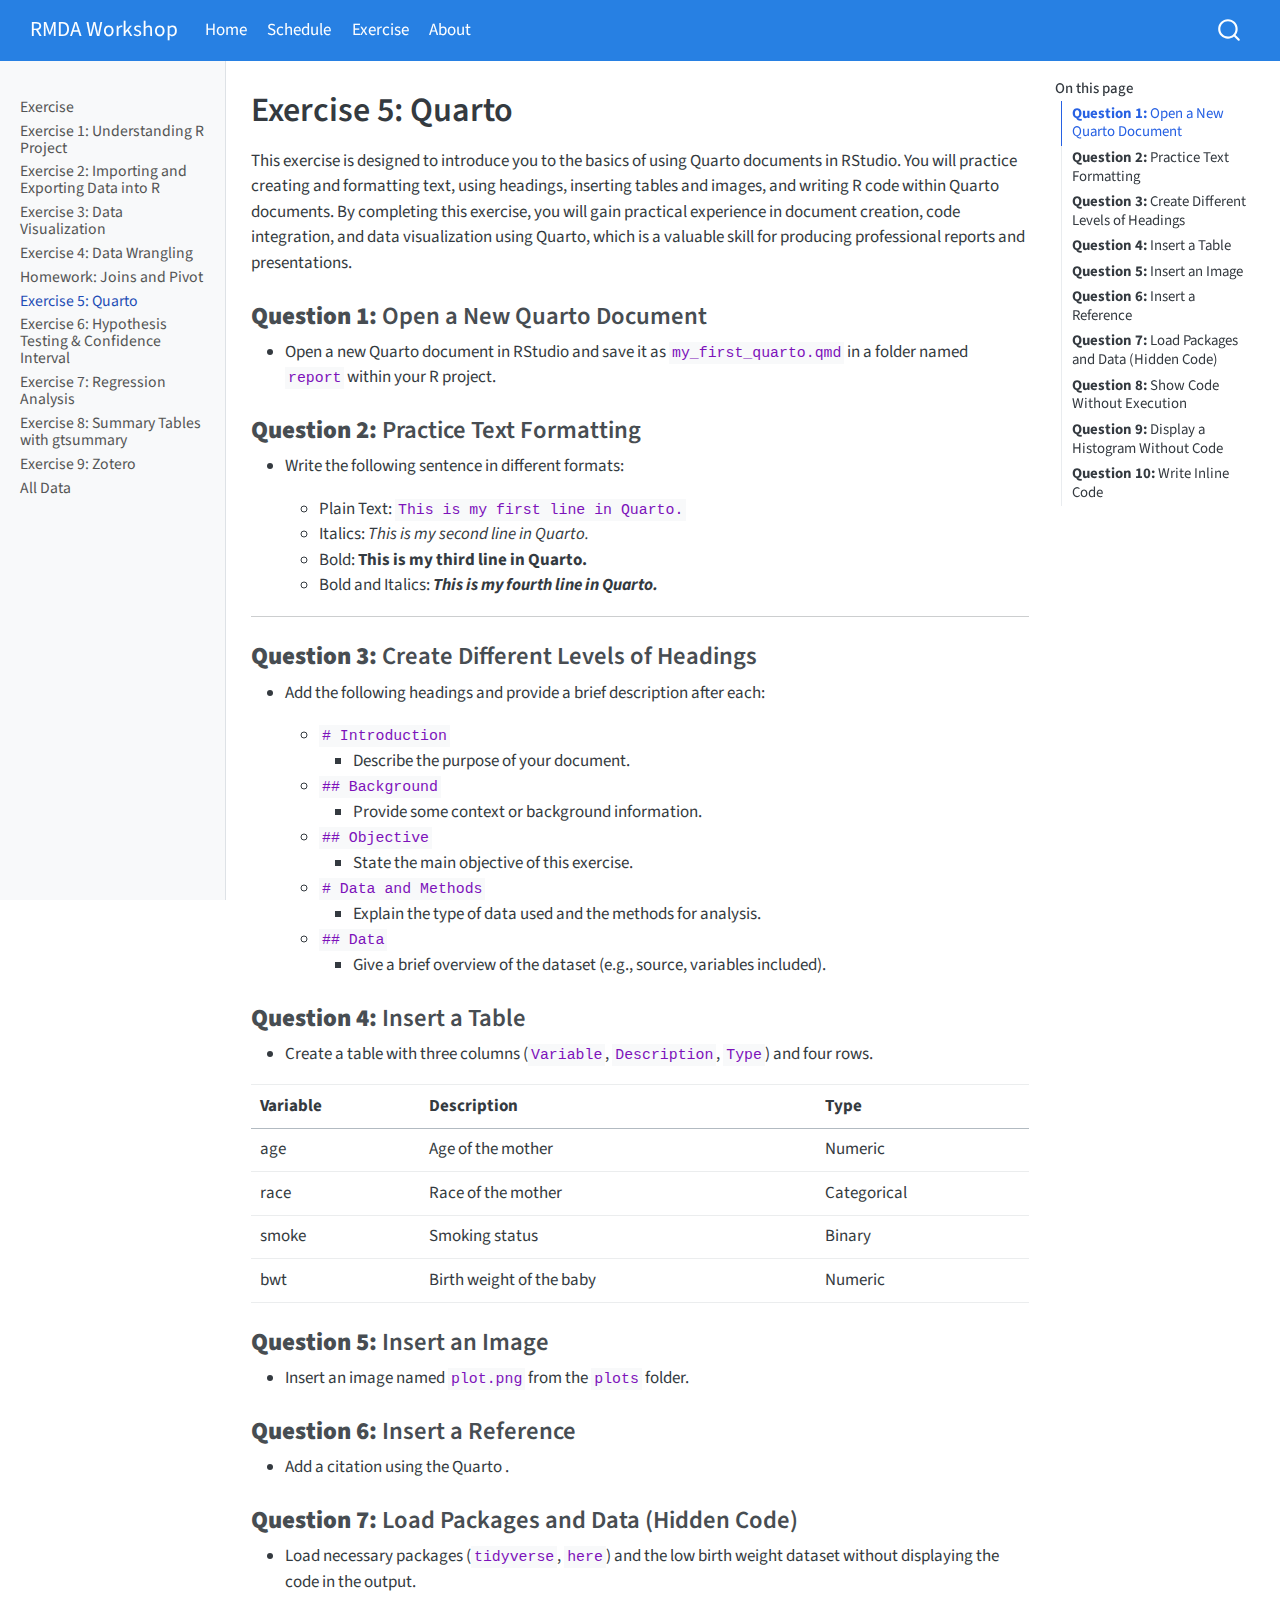
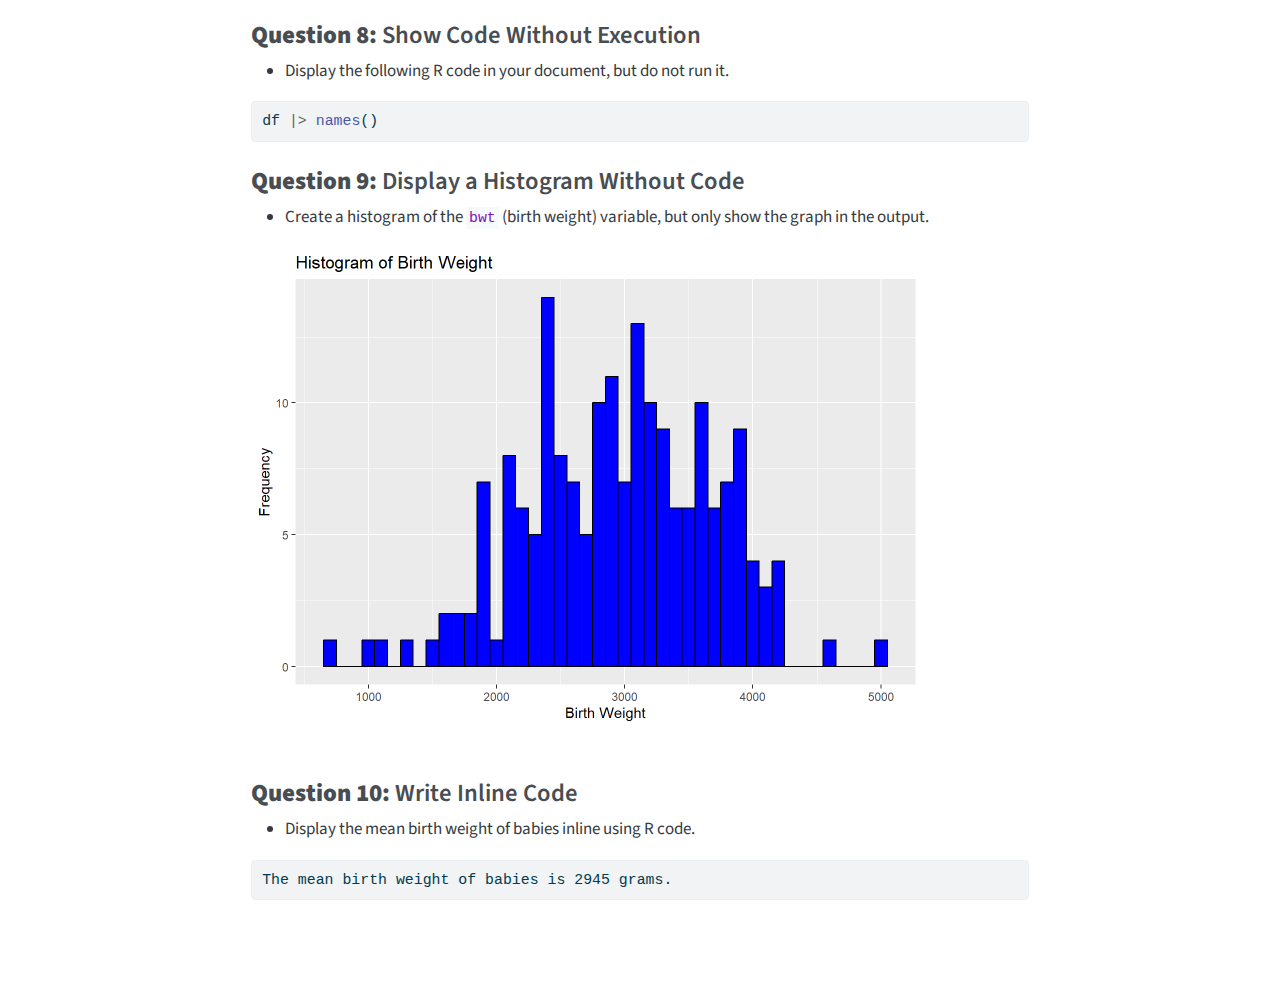
<file: docs/exercise_quarto.html>
<!DOCTYPE html>
<html xmlns="http://www.w3.org/1999/xhtml" lang="en" xml:lang="en"><head>

<meta charset="utf-8">
<meta name="generator" content="quarto-1.5.57">

<meta name="viewport" content="width=device-width, initial-scale=1.0, user-scalable=yes">


<title>Exercise 5: Quarto – RMDA Workshop</title>
<style>
code{white-space: pre-wrap;}
span.smallcaps{font-variant: small-caps;}
div.columns{display: flex; gap: min(4vw, 1.5em);}
div.column{flex: auto; overflow-x: auto;}
div.hanging-indent{margin-left: 1.5em; text-indent: -1.5em;}
ul.task-list{list-style: none;}
ul.task-list li input[type="checkbox"] {
  width: 0.8em;
  margin: 0 0.8em 0.2em -1em; /* quarto-specific, see https://github.com/quarto-dev/quarto-cli/issues/4556 */ 
  vertical-align: middle;
}
/* CSS for syntax highlighting */
pre > code.sourceCode { white-space: pre; position: relative; }
pre > code.sourceCode > span { line-height: 1.25; }
pre > code.sourceCode > span:empty { height: 1.2em; }
.sourceCode { overflow: visible; }
code.sourceCode > span { color: inherit; text-decoration: inherit; }
div.sourceCode { margin: 1em 0; }
pre.sourceCode { margin: 0; }
@media screen {
div.sourceCode { overflow: auto; }
}
@media print {
pre > code.sourceCode { white-space: pre-wrap; }
pre > code.sourceCode > span { display: inline-block; text-indent: -5em; padding-left: 5em; }
}
pre.numberSource code
  { counter-reset: source-line 0; }
pre.numberSource code > span
  { position: relative; left: -4em; counter-increment: source-line; }
pre.numberSource code > span > a:first-child::before
  { content: counter(source-line);
    position: relative; left: -1em; text-align: right; vertical-align: baseline;
    border: none; display: inline-block;
    -webkit-touch-callout: none; -webkit-user-select: none;
    -khtml-user-select: none; -moz-user-select: none;
    -ms-user-select: none; user-select: none;
    padding: 0 4px; width: 4em;
  }
pre.numberSource { margin-left: 3em;  padding-left: 4px; }
div.sourceCode
  {   }
@media screen {
pre > code.sourceCode > span > a:first-child::before { text-decoration: underline; }
}
</style>


<script src="site_libs/quarto-nav/quarto-nav.js"></script>
<script src="site_libs/quarto-nav/headroom.min.js"></script>
<script src="site_libs/clipboard/clipboard.min.js"></script>
<script src="site_libs/quarto-search/autocomplete.umd.js"></script>
<script src="site_libs/quarto-search/fuse.min.js"></script>
<script src="site_libs/quarto-search/quarto-search.js"></script>
<meta name="quarto:offset" content="./">
<script src="site_libs/quarto-html/quarto.js"></script>
<script src="site_libs/quarto-html/popper.min.js"></script>
<script src="site_libs/quarto-html/tippy.umd.min.js"></script>
<script src="site_libs/quarto-html/anchor.min.js"></script>
<link href="site_libs/quarto-html/tippy.css" rel="stylesheet">
<link href="site_libs/quarto-html/quarto-syntax-highlighting.css" rel="stylesheet" id="quarto-text-highlighting-styles">
<script src="site_libs/bootstrap/bootstrap.min.js"></script>
<link href="site_libs/bootstrap/bootstrap-icons.css" rel="stylesheet">
<link href="site_libs/bootstrap/bootstrap.min.css" rel="stylesheet" id="quarto-bootstrap" data-mode="light">
<script id="quarto-search-options" type="application/json">{
  "location": "navbar",
  "copy-button": false,
  "collapse-after": 3,
  "panel-placement": "end",
  "type": "overlay",
  "limit": 50,
  "keyboard-shortcut": [
    "f",
    "/",
    "s"
  ],
  "show-item-context": false,
  "language": {
    "search-no-results-text": "No results",
    "search-matching-documents-text": "matching documents",
    "search-copy-link-title": "Copy link to search",
    "search-hide-matches-text": "Hide additional matches",
    "search-more-match-text": "more match in this document",
    "search-more-matches-text": "more matches in this document",
    "search-clear-button-title": "Clear",
    "search-text-placeholder": "",
    "search-detached-cancel-button-title": "Cancel",
    "search-submit-button-title": "Submit",
    "search-label": "Search"
  }
}</script>


<link rel="stylesheet" href="styles.css">
</head>

<body class="nav-sidebar docked nav-fixed">

<div id="quarto-search-results"></div>
  <header id="quarto-header" class="headroom fixed-top">
    <nav class="navbar navbar-expand-lg " data-bs-theme="dark">
      <div class="navbar-container container-fluid">
      <div class="navbar-brand-container mx-auto">
    <a class="navbar-brand" href="./index.html">
    <span class="navbar-title">RMDA Workshop</span>
    </a>
  </div>
            <div id="quarto-search" class="" title="Search"></div>
          <button class="navbar-toggler" type="button" data-bs-toggle="collapse" data-bs-target="#navbarCollapse" aria-controls="navbarCollapse" role="menu" aria-expanded="false" aria-label="Toggle navigation" onclick="if (window.quartoToggleHeadroom) { window.quartoToggleHeadroom(); }">
  <span class="navbar-toggler-icon"></span>
</button>
          <div class="collapse navbar-collapse" id="navbarCollapse">
            <ul class="navbar-nav navbar-nav-scroll me-auto">
  <li class="nav-item">
    <a class="nav-link" href="./index.html"> 
<span class="menu-text">Home</span></a>
  </li>  
  <li class="nav-item">
    <a class="nav-link" href="./schedule.html"> 
<span class="menu-text">Schedule</span></a>
  </li>  
  <li class="nav-item">
    <a class="nav-link active" href="./exercise.html" aria-current="page"> 
<span class="menu-text">Exercise</span></a>
  </li>  
  <li class="nav-item">
    <a class="nav-link" href="./about.html"> 
<span class="menu-text">About</span></a>
  </li>  
</ul>
          </div> <!-- /navcollapse -->
            <div class="quarto-navbar-tools">
</div>
      </div> <!-- /container-fluid -->
    </nav>
  <nav class="quarto-secondary-nav">
    <div class="container-fluid d-flex">
      <button type="button" class="quarto-btn-toggle btn" data-bs-toggle="collapse" role="button" data-bs-target=".quarto-sidebar-collapse-item" aria-controls="quarto-sidebar" aria-expanded="false" aria-label="Toggle sidebar navigation" onclick="if (window.quartoToggleHeadroom) { window.quartoToggleHeadroom(); }">
        <i class="bi bi-layout-text-sidebar-reverse"></i>
      </button>
        <nav class="quarto-page-breadcrumbs" aria-label="breadcrumb"><ol class="breadcrumb"><li class="breadcrumb-item"><a href="./exercise_quarto.html">Exercise 5: Quarto</a></li></ol></nav>
        <a class="flex-grow-1" role="navigation" data-bs-toggle="collapse" data-bs-target=".quarto-sidebar-collapse-item" aria-controls="quarto-sidebar" aria-expanded="false" aria-label="Toggle sidebar navigation" onclick="if (window.quartoToggleHeadroom) { window.quartoToggleHeadroom(); }">      
        </a>
    </div>
  </nav>
</header>
<!-- content -->
<div id="quarto-content" class="quarto-container page-columns page-rows-contents page-layout-article page-navbar">
<!-- sidebar -->
  <nav id="quarto-sidebar" class="sidebar collapse collapse-horizontal quarto-sidebar-collapse-item sidebar-navigation docked overflow-auto">
    <div class="sidebar-menu-container"> 
    <ul class="list-unstyled mt-1">
        <li class="sidebar-item">
  <div class="sidebar-item-container"> 
  <a href="./exercise.html" class="sidebar-item-text sidebar-link">
 <span class="menu-text">Exercise</span></a>
  </div>
</li>
        <li class="sidebar-item">
  <div class="sidebar-item-container"> 
  <a href="./exercise1.html" class="sidebar-item-text sidebar-link">
 <span class="menu-text">Exercise 1: Understanding R Project</span></a>
  </div>
</li>
        <li class="sidebar-item">
  <div class="sidebar-item-container"> 
  <a href="./exercise2.html" class="sidebar-item-text sidebar-link">
 <span class="menu-text">Exercise 2: Importing and Exporting Data into R</span></a>
  </div>
</li>
        <li class="sidebar-item">
  <div class="sidebar-item-container"> 
  <a href="./exercise3.html" class="sidebar-item-text sidebar-link">
 <span class="menu-text">Exercise 3: Data Visualization</span></a>
  </div>
</li>
        <li class="sidebar-item">
  <div class="sidebar-item-container"> 
  <a href="./exercise4.html" class="sidebar-item-text sidebar-link">
 <span class="menu-text">Exercise 4: Data Wrangling</span></a>
  </div>
</li>
        <li class="sidebar-item">
  <div class="sidebar-item-container"> 
  <a href="./homework1.html" class="sidebar-item-text sidebar-link">
 <span class="menu-text">Homework: Joins and Pivot</span></a>
  </div>
</li>
        <li class="sidebar-item">
  <div class="sidebar-item-container"> 
  <a href="./exercise_quarto.html" class="sidebar-item-text sidebar-link active">
 <span class="menu-text">Exercise 5: Quarto</span></a>
  </div>
</li>
        <li class="sidebar-item">
  <div class="sidebar-item-container"> 
  <a href="./exercise_stat_inference.html" class="sidebar-item-text sidebar-link">
 <span class="menu-text">Exercise 6: Hypothesis Testing &amp; Confidence Interval</span></a>
  </div>
</li>
        <li class="sidebar-item">
  <div class="sidebar-item-container"> 
  <a href="./exercise_regression.html" class="sidebar-item-text sidebar-link">
 <span class="menu-text">Exercise 7: Regression Analysis</span></a>
  </div>
</li>
        <li class="sidebar-item">
  <div class="sidebar-item-container"> 
  <a href="./exercise_gtsummary.html" class="sidebar-item-text sidebar-link">
 <span class="menu-text">Exercise 8: Summary Tables with gtsummary</span></a>
  </div>
</li>
        <li class="sidebar-item">
  <div class="sidebar-item-container"> 
  <a href="./exercise_zotero.html" class="sidebar-item-text sidebar-link">
 <span class="menu-text">Exercise 9: Zotero</span></a>
  </div>
</li>
        <li class="sidebar-item">
  <div class="sidebar-item-container"> 
  <a href="./all_data.html" class="sidebar-item-text sidebar-link">
 <span class="menu-text">All Data</span></a>
  </div>
</li>
    </ul>
    </div>
</nav>
<div id="quarto-sidebar-glass" class="quarto-sidebar-collapse-item" data-bs-toggle="collapse" data-bs-target=".quarto-sidebar-collapse-item"></div>
<!-- margin-sidebar -->
    <div id="quarto-margin-sidebar" class="sidebar margin-sidebar">
        <nav id="TOC" role="doc-toc" class="toc-active">
    <h2 id="toc-title">On this page</h2>
   
  <ul>
  <li><a href="#question-1-open-a-new-quarto-document" id="toc-question-1-open-a-new-quarto-document" class="nav-link active" data-scroll-target="#question-1-open-a-new-quarto-document"><strong>Question 1:</strong> Open a New Quarto Document</a></li>
  <li><a href="#question-2-practice-text-formatting" id="toc-question-2-practice-text-formatting" class="nav-link" data-scroll-target="#question-2-practice-text-formatting"><strong>Question 2:</strong> Practice Text Formatting</a></li>
  <li><a href="#question-3-create-different-levels-of-headings" id="toc-question-3-create-different-levels-of-headings" class="nav-link" data-scroll-target="#question-3-create-different-levels-of-headings"><strong>Question 3:</strong> Create Different Levels of Headings</a></li>
  <li><a href="#question-4-insert-a-table" id="toc-question-4-insert-a-table" class="nav-link" data-scroll-target="#question-4-insert-a-table"><strong>Question 4:</strong> Insert a Table</a></li>
  <li><a href="#question-5-insert-an-image" id="toc-question-5-insert-an-image" class="nav-link" data-scroll-target="#question-5-insert-an-image"><strong>Question 5:</strong> Insert an Image</a></li>
  <li><a href="#question-6-insert-a-reference" id="toc-question-6-insert-a-reference" class="nav-link" data-scroll-target="#question-6-insert-a-reference"><strong>Question 6:</strong> Insert a Reference</a></li>
  <li><a href="#question-7-load-packages-and-data-hidden-code" id="toc-question-7-load-packages-and-data-hidden-code" class="nav-link" data-scroll-target="#question-7-load-packages-and-data-hidden-code"><strong>Question 7:</strong> Load Packages and Data (Hidden Code)</a></li>
  <li><a href="#question-8-show-code-without-execution" id="toc-question-8-show-code-without-execution" class="nav-link" data-scroll-target="#question-8-show-code-without-execution"><strong>Question 8:</strong> Show Code Without Execution</a></li>
  <li><a href="#question-9-display-a-histogram-without-code" id="toc-question-9-display-a-histogram-without-code" class="nav-link" data-scroll-target="#question-9-display-a-histogram-without-code"><strong>Question 9:</strong> Display a Histogram Without Code</a></li>
  <li><a href="#question-10-write-inline-code" id="toc-question-10-write-inline-code" class="nav-link" data-scroll-target="#question-10-write-inline-code"><strong>Question 10:</strong> Write Inline Code</a></li>
  </ul>
</nav>
    </div>
<!-- main -->
<main class="content" id="quarto-document-content">

<header id="title-block-header" class="quarto-title-block default">
<div class="quarto-title">
<h1 class="title">Exercise 5: Quarto</h1>
</div>



<div class="quarto-title-meta">

    
  
    
  </div>
  


</header>


<p>This exercise is designed to introduce you to the basics of using Quarto documents in RStudio. You will practice creating and formatting text, using headings, inserting tables and images, and writing R code within Quarto documents. By completing this exercise, you will gain practical experience in document creation, code integration, and data visualization using Quarto, which is a valuable skill for producing professional reports and presentations.</p>
<section id="question-1-open-a-new-quarto-document" class="level3">
<h3 class="anchored" data-anchor-id="question-1-open-a-new-quarto-document"><strong>Question 1:</strong> Open a New Quarto Document</h3>
<ul>
<li>Open a new Quarto document in RStudio and save it as <code>my_first_quarto.qmd</code> in a folder named <code>report</code> within your R project.</li>
</ul>
</section>
<section id="question-2-practice-text-formatting" class="level3">
<h3 class="anchored" data-anchor-id="question-2-practice-text-formatting"><strong>Question 2:</strong> Practice Text Formatting</h3>
<ul>
<li><p>Write the following sentence in different formats:</p>
<ul>
<li>Plain Text: <code>This is my first line in Quarto.</code></li>
<li>Italics: <em>This is my second line in Quarto.</em></li>
<li>Bold: <strong>This is my third line in Quarto.</strong></li>
<li>Bold and Italics: <strong><em>This is my fourth line in Quarto.</em></strong></li>
</ul></li>
</ul>
<hr>
</section>
<section id="question-3-create-different-levels-of-headings" class="level3">
<h3 class="anchored" data-anchor-id="question-3-create-different-levels-of-headings"><strong>Question 3:</strong> Create Different Levels of Headings</h3>
<ul>
<li><p>Add the following headings and provide a brief description after each:</p>
<ul>
<li><code># Introduction</code>
<ul>
<li>Describe the purpose of your document.</li>
</ul></li>
<li><code>## Background</code>
<ul>
<li>Provide some context or background information.</li>
</ul></li>
<li><code>## Objective</code>
<ul>
<li>State the main objective of this exercise.</li>
</ul></li>
<li><code># Data and Methods</code>
<ul>
<li>Explain the type of data used and the methods for analysis.</li>
</ul></li>
<li><code>## Data</code>
<ul>
<li>Give a brief overview of the dataset (e.g., source, variables included).</li>
</ul></li>
</ul></li>
</ul>
</section>
<section id="question-4-insert-a-table" class="level3">
<h3 class="anchored" data-anchor-id="question-4-insert-a-table"><strong>Question 4:</strong> Insert a Table</h3>
<ul>
<li>Create a table with three columns (<code>Variable</code>, <code>Description</code>, <code>Type</code>) and four rows.</li>
</ul>
<table class="caption-top table">
<thead>
<tr class="header">
<th>Variable</th>
<th>Description</th>
<th>Type</th>
</tr>
</thead>
<tbody>
<tr class="odd">
<td>age</td>
<td>Age of the mother</td>
<td>Numeric</td>
</tr>
<tr class="even">
<td>race</td>
<td>Race of the mother</td>
<td>Categorical</td>
</tr>
<tr class="odd">
<td>smoke</td>
<td>Smoking status</td>
<td>Binary</td>
</tr>
<tr class="even">
<td>bwt</td>
<td>Birth weight of the baby</td>
<td>Numeric</td>
</tr>
</tbody>
</table>
</section>
<section id="question-5-insert-an-image" class="level3">
<h3 class="anchored" data-anchor-id="question-5-insert-an-image"><strong>Question 5:</strong> Insert an Image</h3>
<ul>
<li>Insert an image named <code>plot.png</code> from the <code>plots</code> folder.</li>
</ul>
</section>
<section id="question-6-insert-a-reference" class="level3">
<h3 class="anchored" data-anchor-id="question-6-insert-a-reference"><strong>Question 6:</strong> Insert a Reference</h3>
<ul>
<li>Add a citation using the Quarto .</li>
</ul>
</section>
<section id="question-7-load-packages-and-data-hidden-code" class="level3">
<h3 class="anchored" data-anchor-id="question-7-load-packages-and-data-hidden-code"><strong>Question 7:</strong> Load Packages and Data (Hidden Code)</h3>
<ul>
<li>Load necessary packages (<code>tidyverse</code>, <code>here</code>) and the low birth weight dataset without displaying the code in the output.</li>
</ul>
</section>
<section id="question-8-show-code-without-execution" class="level3">
<h3 class="anchored" data-anchor-id="question-8-show-code-without-execution"><strong>Question 8:</strong> Show Code Without Execution</h3>
<ul>
<li>Display the following R code in your document, but do not run it.</li>
</ul>
<div class="cell">
<div class="sourceCode cell-code" id="cb1"><pre class="sourceCode r code-with-copy"><code class="sourceCode r"><span id="cb1-1"><a href="#cb1-1" aria-hidden="true" tabindex="-1"></a>df <span class="sc">|&gt;</span> <span class="fu">names</span>()</span></code><button title="Copy to Clipboard" class="code-copy-button"><i class="bi"></i></button></pre></div>
</div>
</section>
<section id="question-9-display-a-histogram-without-code" class="level3">
<h3 class="anchored" data-anchor-id="question-9-display-a-histogram-without-code"><strong>Question 9:</strong> Display a Histogram Without Code</h3>
<ul>
<li>Create a histogram of the <code>bwt</code> (birth weight) variable, but only show the graph in the output.</li>
</ul>
<div class="cell">
<div class="cell-output-display">
<div>
<figure class="figure">
<p><img src="exercise_quarto_files/figure-html/unnamed-chunk-3-1.png" class="img-fluid figure-img" width="672"></p>
</figure>
</div>
</div>
</div>
</section>
<section id="question-10-write-inline-code" class="level3">
<h3 class="anchored" data-anchor-id="question-10-write-inline-code"><strong>Question 10:</strong> Write Inline Code</h3>
<ul>
<li>Display the mean birth weight of babies inline using R code.</li>
</ul>
<div class="sourceCode" id="cb2"><pre class="sourceCode markdown code-with-copy"><code class="sourceCode markdown"><span id="cb2-1"><a href="#cb2-1" aria-hidden="true" tabindex="-1"></a>The mean birth weight of babies is 2945 grams.</span></code><button title="Copy to Clipboard" class="code-copy-button"><i class="bi"></i></button></pre></div>


</section>

</main> <!-- /main -->
<script id="quarto-html-after-body" type="application/javascript">
window.document.addEventListener("DOMContentLoaded", function (event) {
  const toggleBodyColorMode = (bsSheetEl) => {
    const mode = bsSheetEl.getAttribute("data-mode");
    const bodyEl = window.document.querySelector("body");
    if (mode === "dark") {
      bodyEl.classList.add("quarto-dark");
      bodyEl.classList.remove("quarto-light");
    } else {
      bodyEl.classList.add("quarto-light");
      bodyEl.classList.remove("quarto-dark");
    }
  }
  const toggleBodyColorPrimary = () => {
    const bsSheetEl = window.document.querySelector("link#quarto-bootstrap");
    if (bsSheetEl) {
      toggleBodyColorMode(bsSheetEl);
    }
  }
  toggleBodyColorPrimary();  
  const icon = "";
  const anchorJS = new window.AnchorJS();
  anchorJS.options = {
    placement: 'right',
    icon: icon
  };
  anchorJS.add('.anchored');
  const isCodeAnnotation = (el) => {
    for (const clz of el.classList) {
      if (clz.startsWith('code-annotation-')) {                     
        return true;
      }
    }
    return false;
  }
  const onCopySuccess = function(e) {
    // button target
    const button = e.trigger;
    // don't keep focus
    button.blur();
    // flash "checked"
    button.classList.add('code-copy-button-checked');
    var currentTitle = button.getAttribute("title");
    button.setAttribute("title", "Copied!");
    let tooltip;
    if (window.bootstrap) {
      button.setAttribute("data-bs-toggle", "tooltip");
      button.setAttribute("data-bs-placement", "left");
      button.setAttribute("data-bs-title", "Copied!");
      tooltip = new bootstrap.Tooltip(button, 
        { trigger: "manual", 
          customClass: "code-copy-button-tooltip",
          offset: [0, -8]});
      tooltip.show();    
    }
    setTimeout(function() {
      if (tooltip) {
        tooltip.hide();
        button.removeAttribute("data-bs-title");
        button.removeAttribute("data-bs-toggle");
        button.removeAttribute("data-bs-placement");
      }
      button.setAttribute("title", currentTitle);
      button.classList.remove('code-copy-button-checked');
    }, 1000);
    // clear code selection
    e.clearSelection();
  }
  const getTextToCopy = function(trigger) {
      const codeEl = trigger.previousElementSibling.cloneNode(true);
      for (const childEl of codeEl.children) {
        if (isCodeAnnotation(childEl)) {
          childEl.remove();
        }
      }
      return codeEl.innerText;
  }
  const clipboard = new window.ClipboardJS('.code-copy-button:not([data-in-quarto-modal])', {
    text: getTextToCopy
  });
  clipboard.on('success', onCopySuccess);
  if (window.document.getElementById('quarto-embedded-source-code-modal')) {
    // For code content inside modals, clipBoardJS needs to be initialized with a container option
    // TODO: Check when it could be a function (https://github.com/zenorocha/clipboard.js/issues/860)
    const clipboardModal = new window.ClipboardJS('.code-copy-button[data-in-quarto-modal]', {
      text: getTextToCopy,
      container: window.document.getElementById('quarto-embedded-source-code-modal')
    });
    clipboardModal.on('success', onCopySuccess);
  }
    var localhostRegex = new RegExp(/^(?:http|https):\/\/localhost\:?[0-9]*\//);
    var mailtoRegex = new RegExp(/^mailto:/);
      var filterRegex = new RegExp('/' + window.location.host + '/');
    var isInternal = (href) => {
        return filterRegex.test(href) || localhostRegex.test(href) || mailtoRegex.test(href);
    }
    // Inspect non-navigation links and adorn them if external
 	var links = window.document.querySelectorAll('a[href]:not(.nav-link):not(.navbar-brand):not(.toc-action):not(.sidebar-link):not(.sidebar-item-toggle):not(.pagination-link):not(.no-external):not([aria-hidden]):not(.dropdown-item):not(.quarto-navigation-tool):not(.about-link)');
    for (var i=0; i<links.length; i++) {
      const link = links[i];
      if (!isInternal(link.href)) {
        // undo the damage that might have been done by quarto-nav.js in the case of
        // links that we want to consider external
        if (link.dataset.originalHref !== undefined) {
          link.href = link.dataset.originalHref;
        }
      }
    }
  function tippyHover(el, contentFn, onTriggerFn, onUntriggerFn) {
    const config = {
      allowHTML: true,
      maxWidth: 500,
      delay: 100,
      arrow: false,
      appendTo: function(el) {
          return el.parentElement;
      },
      interactive: true,
      interactiveBorder: 10,
      theme: 'quarto',
      placement: 'bottom-start',
    };
    if (contentFn) {
      config.content = contentFn;
    }
    if (onTriggerFn) {
      config.onTrigger = onTriggerFn;
    }
    if (onUntriggerFn) {
      config.onUntrigger = onUntriggerFn;
    }
    window.tippy(el, config); 
  }
  const noterefs = window.document.querySelectorAll('a[role="doc-noteref"]');
  for (var i=0; i<noterefs.length; i++) {
    const ref = noterefs[i];
    tippyHover(ref, function() {
      // use id or data attribute instead here
      let href = ref.getAttribute('data-footnote-href') || ref.getAttribute('href');
      try { href = new URL(href).hash; } catch {}
      const id = href.replace(/^#\/?/, "");
      const note = window.document.getElementById(id);
      if (note) {
        return note.innerHTML;
      } else {
        return "";
      }
    });
  }
  const xrefs = window.document.querySelectorAll('a.quarto-xref');
  const processXRef = (id, note) => {
    // Strip column container classes
    const stripColumnClz = (el) => {
      el.classList.remove("page-full", "page-columns");
      if (el.children) {
        for (const child of el.children) {
          stripColumnClz(child);
        }
      }
    }
    stripColumnClz(note)
    if (id === null || id.startsWith('sec-')) {
      // Special case sections, only their first couple elements
      const container = document.createElement("div");
      if (note.children && note.children.length > 2) {
        container.appendChild(note.children[0].cloneNode(true));
        for (let i = 1; i < note.children.length; i++) {
          const child = note.children[i];
          if (child.tagName === "P" && child.innerText === "") {
            continue;
          } else {
            container.appendChild(child.cloneNode(true));
            break;
          }
        }
        if (window.Quarto?.typesetMath) {
          window.Quarto.typesetMath(container);
        }
        return container.innerHTML
      } else {
        if (window.Quarto?.typesetMath) {
          window.Quarto.typesetMath(note);
        }
        return note.innerHTML;
      }
    } else {
      // Remove any anchor links if they are present
      const anchorLink = note.querySelector('a.anchorjs-link');
      if (anchorLink) {
        anchorLink.remove();
      }
      if (window.Quarto?.typesetMath) {
        window.Quarto.typesetMath(note);
      }
      // TODO in 1.5, we should make sure this works without a callout special case
      if (note.classList.contains("callout")) {
        return note.outerHTML;
      } else {
        return note.innerHTML;
      }
    }
  }
  for (var i=0; i<xrefs.length; i++) {
    const xref = xrefs[i];
    tippyHover(xref, undefined, function(instance) {
      instance.disable();
      let url = xref.getAttribute('href');
      let hash = undefined; 
      if (url.startsWith('#')) {
        hash = url;
      } else {
        try { hash = new URL(url).hash; } catch {}
      }
      if (hash) {
        const id = hash.replace(/^#\/?/, "");
        const note = window.document.getElementById(id);
        if (note !== null) {
          try {
            const html = processXRef(id, note.cloneNode(true));
            instance.setContent(html);
          } finally {
            instance.enable();
            instance.show();
          }
        } else {
          // See if we can fetch this
          fetch(url.split('#')[0])
          .then(res => res.text())
          .then(html => {
            const parser = new DOMParser();
            const htmlDoc = parser.parseFromString(html, "text/html");
            const note = htmlDoc.getElementById(id);
            if (note !== null) {
              const html = processXRef(id, note);
              instance.setContent(html);
            } 
          }).finally(() => {
            instance.enable();
            instance.show();
          });
        }
      } else {
        // See if we can fetch a full url (with no hash to target)
        // This is a special case and we should probably do some content thinning / targeting
        fetch(url)
        .then(res => res.text())
        .then(html => {
          const parser = new DOMParser();
          const htmlDoc = parser.parseFromString(html, "text/html");
          const note = htmlDoc.querySelector('main.content');
          if (note !== null) {
            // This should only happen for chapter cross references
            // (since there is no id in the URL)
            // remove the first header
            if (note.children.length > 0 && note.children[0].tagName === "HEADER") {
              note.children[0].remove();
            }
            const html = processXRef(null, note);
            instance.setContent(html);
          } 
        }).finally(() => {
          instance.enable();
          instance.show();
        });
      }
    }, function(instance) {
    });
  }
      let selectedAnnoteEl;
      const selectorForAnnotation = ( cell, annotation) => {
        let cellAttr = 'data-code-cell="' + cell + '"';
        let lineAttr = 'data-code-annotation="' +  annotation + '"';
        const selector = 'span[' + cellAttr + '][' + lineAttr + ']';
        return selector;
      }
      const selectCodeLines = (annoteEl) => {
        const doc = window.document;
        const targetCell = annoteEl.getAttribute("data-target-cell");
        const targetAnnotation = annoteEl.getAttribute("data-target-annotation");
        const annoteSpan = window.document.querySelector(selectorForAnnotation(targetCell, targetAnnotation));
        const lines = annoteSpan.getAttribute("data-code-lines").split(",");
        const lineIds = lines.map((line) => {
          return targetCell + "-" + line;
        })
        let top = null;
        let height = null;
        let parent = null;
        if (lineIds.length > 0) {
            //compute the position of the single el (top and bottom and make a div)
            const el = window.document.getElementById(lineIds[0]);
            top = el.offsetTop;
            height = el.offsetHeight;
            parent = el.parentElement.parentElement;
          if (lineIds.length > 1) {
            const lastEl = window.document.getElementById(lineIds[lineIds.length - 1]);
            const bottom = lastEl.offsetTop + lastEl.offsetHeight;
            height = bottom - top;
          }
          if (top !== null && height !== null && parent !== null) {
            // cook up a div (if necessary) and position it 
            let div = window.document.getElementById("code-annotation-line-highlight");
            if (div === null) {
              div = window.document.createElement("div");
              div.setAttribute("id", "code-annotation-line-highlight");
              div.style.position = 'absolute';
              parent.appendChild(div);
            }
            div.style.top = top - 2 + "px";
            div.style.height = height + 4 + "px";
            div.style.left = 0;
            let gutterDiv = window.document.getElementById("code-annotation-line-highlight-gutter");
            if (gutterDiv === null) {
              gutterDiv = window.document.createElement("div");
              gutterDiv.setAttribute("id", "code-annotation-line-highlight-gutter");
              gutterDiv.style.position = 'absolute';
              const codeCell = window.document.getElementById(targetCell);
              const gutter = codeCell.querySelector('.code-annotation-gutter');
              gutter.appendChild(gutterDiv);
            }
            gutterDiv.style.top = top - 2 + "px";
            gutterDiv.style.height = height + 4 + "px";
          }
          selectedAnnoteEl = annoteEl;
        }
      };
      const unselectCodeLines = () => {
        const elementsIds = ["code-annotation-line-highlight", "code-annotation-line-highlight-gutter"];
        elementsIds.forEach((elId) => {
          const div = window.document.getElementById(elId);
          if (div) {
            div.remove();
          }
        });
        selectedAnnoteEl = undefined;
      };
        // Handle positioning of the toggle
    window.addEventListener(
      "resize",
      throttle(() => {
        elRect = undefined;
        if (selectedAnnoteEl) {
          selectCodeLines(selectedAnnoteEl);
        }
      }, 10)
    );
    function throttle(fn, ms) {
    let throttle = false;
    let timer;
      return (...args) => {
        if(!throttle) { // first call gets through
            fn.apply(this, args);
            throttle = true;
        } else { // all the others get throttled
            if(timer) clearTimeout(timer); // cancel #2
            timer = setTimeout(() => {
              fn.apply(this, args);
              timer = throttle = false;
            }, ms);
        }
      };
    }
      // Attach click handler to the DT
      const annoteDls = window.document.querySelectorAll('dt[data-target-cell]');
      for (const annoteDlNode of annoteDls) {
        annoteDlNode.addEventListener('click', (event) => {
          const clickedEl = event.target;
          if (clickedEl !== selectedAnnoteEl) {
            unselectCodeLines();
            const activeEl = window.document.querySelector('dt[data-target-cell].code-annotation-active');
            if (activeEl) {
              activeEl.classList.remove('code-annotation-active');
            }
            selectCodeLines(clickedEl);
            clickedEl.classList.add('code-annotation-active');
          } else {
            // Unselect the line
            unselectCodeLines();
            clickedEl.classList.remove('code-annotation-active');
          }
        });
      }
  const findCites = (el) => {
    const parentEl = el.parentElement;
    if (parentEl) {
      const cites = parentEl.dataset.cites;
      if (cites) {
        return {
          el,
          cites: cites.split(' ')
        };
      } else {
        return findCites(el.parentElement)
      }
    } else {
      return undefined;
    }
  };
  var bibliorefs = window.document.querySelectorAll('a[role="doc-biblioref"]');
  for (var i=0; i<bibliorefs.length; i++) {
    const ref = bibliorefs[i];
    const citeInfo = findCites(ref);
    if (citeInfo) {
      tippyHover(citeInfo.el, function() {
        var popup = window.document.createElement('div');
        citeInfo.cites.forEach(function(cite) {
          var citeDiv = window.document.createElement('div');
          citeDiv.classList.add('hanging-indent');
          citeDiv.classList.add('csl-entry');
          var biblioDiv = window.document.getElementById('ref-' + cite);
          if (biblioDiv) {
            citeDiv.innerHTML = biblioDiv.innerHTML;
          }
          popup.appendChild(citeDiv);
        });
        return popup.innerHTML;
      });
    }
  }
});
</script>
</div> <!-- /content -->




</body></html>
</file>
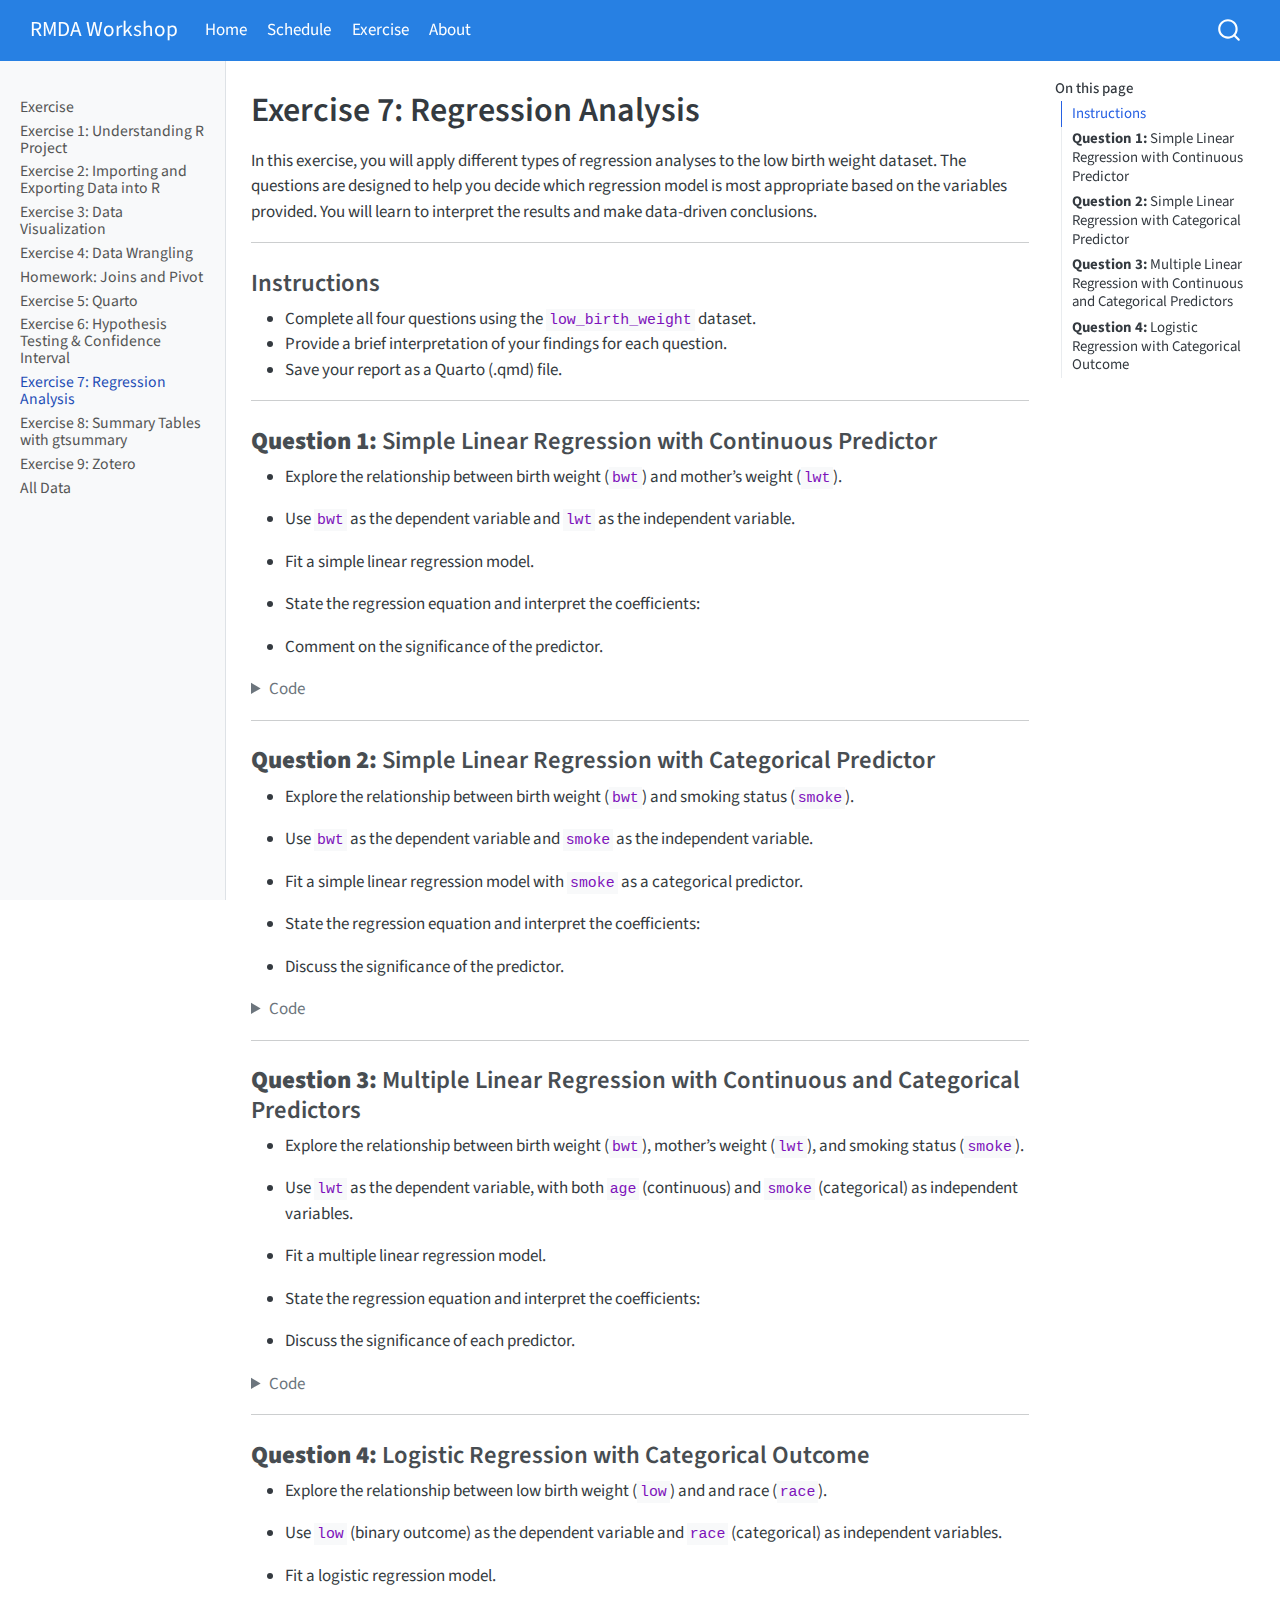
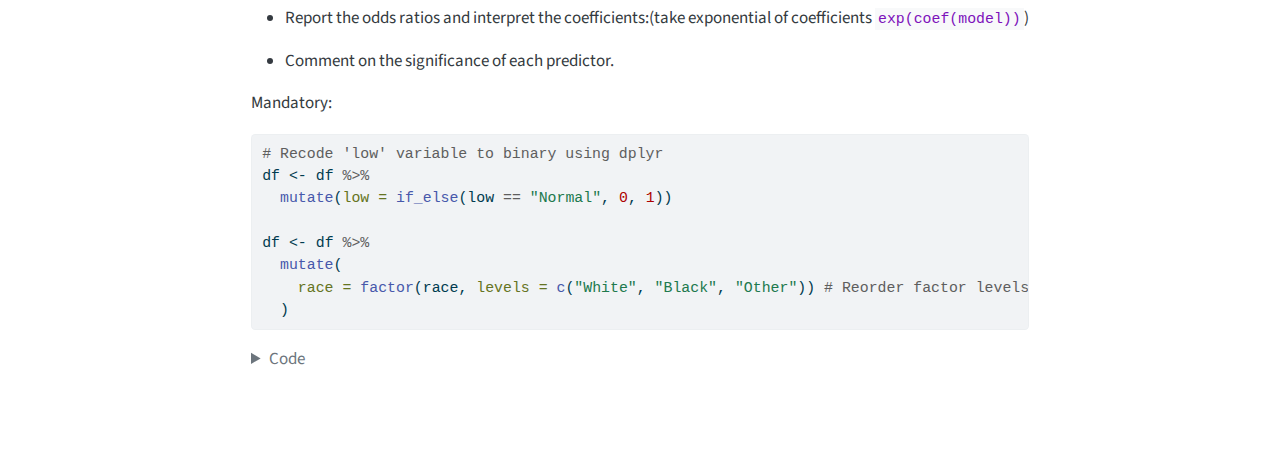
<file: docs/exercise_regression.html>
<!DOCTYPE html>
<html xmlns="http://www.w3.org/1999/xhtml" lang="en" xml:lang="en"><head>

<meta charset="utf-8">
<meta name="generator" content="quarto-1.5.57">

<meta name="viewport" content="width=device-width, initial-scale=1.0, user-scalable=yes">


<title>Exercise 7: Regression Analysis – RMDA Workshop</title>
<style>
code{white-space: pre-wrap;}
span.smallcaps{font-variant: small-caps;}
div.columns{display: flex; gap: min(4vw, 1.5em);}
div.column{flex: auto; overflow-x: auto;}
div.hanging-indent{margin-left: 1.5em; text-indent: -1.5em;}
ul.task-list{list-style: none;}
ul.task-list li input[type="checkbox"] {
  width: 0.8em;
  margin: 0 0.8em 0.2em -1em; /* quarto-specific, see https://github.com/quarto-dev/quarto-cli/issues/4556 */ 
  vertical-align: middle;
}
/* CSS for syntax highlighting */
pre > code.sourceCode { white-space: pre; position: relative; }
pre > code.sourceCode > span { line-height: 1.25; }
pre > code.sourceCode > span:empty { height: 1.2em; }
.sourceCode { overflow: visible; }
code.sourceCode > span { color: inherit; text-decoration: inherit; }
div.sourceCode { margin: 1em 0; }
pre.sourceCode { margin: 0; }
@media screen {
div.sourceCode { overflow: auto; }
}
@media print {
pre > code.sourceCode { white-space: pre-wrap; }
pre > code.sourceCode > span { display: inline-block; text-indent: -5em; padding-left: 5em; }
}
pre.numberSource code
  { counter-reset: source-line 0; }
pre.numberSource code > span
  { position: relative; left: -4em; counter-increment: source-line; }
pre.numberSource code > span > a:first-child::before
  { content: counter(source-line);
    position: relative; left: -1em; text-align: right; vertical-align: baseline;
    border: none; display: inline-block;
    -webkit-touch-callout: none; -webkit-user-select: none;
    -khtml-user-select: none; -moz-user-select: none;
    -ms-user-select: none; user-select: none;
    padding: 0 4px; width: 4em;
  }
pre.numberSource { margin-left: 3em;  padding-left: 4px; }
div.sourceCode
  {   }
@media screen {
pre > code.sourceCode > span > a:first-child::before { text-decoration: underline; }
}
</style>


<script src="site_libs/quarto-nav/quarto-nav.js"></script>
<script src="site_libs/quarto-nav/headroom.min.js"></script>
<script src="site_libs/clipboard/clipboard.min.js"></script>
<script src="site_libs/quarto-search/autocomplete.umd.js"></script>
<script src="site_libs/quarto-search/fuse.min.js"></script>
<script src="site_libs/quarto-search/quarto-search.js"></script>
<meta name="quarto:offset" content="./">
<script src="site_libs/quarto-html/quarto.js"></script>
<script src="site_libs/quarto-html/popper.min.js"></script>
<script src="site_libs/quarto-html/tippy.umd.min.js"></script>
<script src="site_libs/quarto-html/anchor.min.js"></script>
<link href="site_libs/quarto-html/tippy.css" rel="stylesheet">
<link href="site_libs/quarto-html/quarto-syntax-highlighting.css" rel="stylesheet" id="quarto-text-highlighting-styles">
<script src="site_libs/bootstrap/bootstrap.min.js"></script>
<link href="site_libs/bootstrap/bootstrap-icons.css" rel="stylesheet">
<link href="site_libs/bootstrap/bootstrap.min.css" rel="stylesheet" id="quarto-bootstrap" data-mode="light">
<script id="quarto-search-options" type="application/json">{
  "location": "navbar",
  "copy-button": false,
  "collapse-after": 3,
  "panel-placement": "end",
  "type": "overlay",
  "limit": 50,
  "keyboard-shortcut": [
    "f",
    "/",
    "s"
  ],
  "show-item-context": false,
  "language": {
    "search-no-results-text": "No results",
    "search-matching-documents-text": "matching documents",
    "search-copy-link-title": "Copy link to search",
    "search-hide-matches-text": "Hide additional matches",
    "search-more-match-text": "more match in this document",
    "search-more-matches-text": "more matches in this document",
    "search-clear-button-title": "Clear",
    "search-text-placeholder": "",
    "search-detached-cancel-button-title": "Cancel",
    "search-submit-button-title": "Submit",
    "search-label": "Search"
  }
}</script>


<link rel="stylesheet" href="styles.css">
</head>

<body class="nav-sidebar docked nav-fixed">

<div id="quarto-search-results"></div>
  <header id="quarto-header" class="headroom fixed-top">
    <nav class="navbar navbar-expand-lg " data-bs-theme="dark">
      <div class="navbar-container container-fluid">
      <div class="navbar-brand-container mx-auto">
    <a class="navbar-brand" href="./index.html">
    <span class="navbar-title">RMDA Workshop</span>
    </a>
  </div>
            <div id="quarto-search" class="" title="Search"></div>
          <button class="navbar-toggler" type="button" data-bs-toggle="collapse" data-bs-target="#navbarCollapse" aria-controls="navbarCollapse" role="menu" aria-expanded="false" aria-label="Toggle navigation" onclick="if (window.quartoToggleHeadroom) { window.quartoToggleHeadroom(); }">
  <span class="navbar-toggler-icon"></span>
</button>
          <div class="collapse navbar-collapse" id="navbarCollapse">
            <ul class="navbar-nav navbar-nav-scroll me-auto">
  <li class="nav-item">
    <a class="nav-link" href="./index.html"> 
<span class="menu-text">Home</span></a>
  </li>  
  <li class="nav-item">
    <a class="nav-link" href="./schedule.html"> 
<span class="menu-text">Schedule</span></a>
  </li>  
  <li class="nav-item">
    <a class="nav-link active" href="./exercise.html" aria-current="page"> 
<span class="menu-text">Exercise</span></a>
  </li>  
  <li class="nav-item">
    <a class="nav-link" href="./about.html"> 
<span class="menu-text">About</span></a>
  </li>  
</ul>
          </div> <!-- /navcollapse -->
            <div class="quarto-navbar-tools">
</div>
      </div> <!-- /container-fluid -->
    </nav>
  <nav class="quarto-secondary-nav">
    <div class="container-fluid d-flex">
      <button type="button" class="quarto-btn-toggle btn" data-bs-toggle="collapse" role="button" data-bs-target=".quarto-sidebar-collapse-item" aria-controls="quarto-sidebar" aria-expanded="false" aria-label="Toggle sidebar navigation" onclick="if (window.quartoToggleHeadroom) { window.quartoToggleHeadroom(); }">
        <i class="bi bi-layout-text-sidebar-reverse"></i>
      </button>
        <nav class="quarto-page-breadcrumbs" aria-label="breadcrumb"><ol class="breadcrumb"><li class="breadcrumb-item"><a href="./exercise_regression.html">Exercise 7: Regression Analysis</a></li></ol></nav>
        <a class="flex-grow-1" role="navigation" data-bs-toggle="collapse" data-bs-target=".quarto-sidebar-collapse-item" aria-controls="quarto-sidebar" aria-expanded="false" aria-label="Toggle sidebar navigation" onclick="if (window.quartoToggleHeadroom) { window.quartoToggleHeadroom(); }">      
        </a>
    </div>
  </nav>
</header>
<!-- content -->
<div id="quarto-content" class="quarto-container page-columns page-rows-contents page-layout-article page-navbar">
<!-- sidebar -->
  <nav id="quarto-sidebar" class="sidebar collapse collapse-horizontal quarto-sidebar-collapse-item sidebar-navigation docked overflow-auto">
    <div class="sidebar-menu-container"> 
    <ul class="list-unstyled mt-1">
        <li class="sidebar-item">
  <div class="sidebar-item-container"> 
  <a href="./exercise.html" class="sidebar-item-text sidebar-link">
 <span class="menu-text">Exercise</span></a>
  </div>
</li>
        <li class="sidebar-item">
  <div class="sidebar-item-container"> 
  <a href="./exercise1.html" class="sidebar-item-text sidebar-link">
 <span class="menu-text">Exercise 1: Understanding R Project</span></a>
  </div>
</li>
        <li class="sidebar-item">
  <div class="sidebar-item-container"> 
  <a href="./exercise2.html" class="sidebar-item-text sidebar-link">
 <span class="menu-text">Exercise 2: Importing and Exporting Data into R</span></a>
  </div>
</li>
        <li class="sidebar-item">
  <div class="sidebar-item-container"> 
  <a href="./exercise3.html" class="sidebar-item-text sidebar-link">
 <span class="menu-text">Exercise 3: Data Visualization</span></a>
  </div>
</li>
        <li class="sidebar-item">
  <div class="sidebar-item-container"> 
  <a href="./exercise4.html" class="sidebar-item-text sidebar-link">
 <span class="menu-text">Exercise 4: Data Wrangling</span></a>
  </div>
</li>
        <li class="sidebar-item">
  <div class="sidebar-item-container"> 
  <a href="./homework1.html" class="sidebar-item-text sidebar-link">
 <span class="menu-text">Homework: Joins and Pivot</span></a>
  </div>
</li>
        <li class="sidebar-item">
  <div class="sidebar-item-container"> 
  <a href="./exercise_quarto.html" class="sidebar-item-text sidebar-link">
 <span class="menu-text">Exercise 5: Quarto</span></a>
  </div>
</li>
        <li class="sidebar-item">
  <div class="sidebar-item-container"> 
  <a href="./exercise_stat_inference.html" class="sidebar-item-text sidebar-link">
 <span class="menu-text">Exercise 6: Hypothesis Testing &amp; Confidence Interval</span></a>
  </div>
</li>
        <li class="sidebar-item">
  <div class="sidebar-item-container"> 
  <a href="./exercise_regression.html" class="sidebar-item-text sidebar-link active">
 <span class="menu-text">Exercise 7: Regression Analysis</span></a>
  </div>
</li>
        <li class="sidebar-item">
  <div class="sidebar-item-container"> 
  <a href="./exercise_gtsummary.html" class="sidebar-item-text sidebar-link">
 <span class="menu-text">Exercise 8: Summary Tables with gtsummary</span></a>
  </div>
</li>
        <li class="sidebar-item">
  <div class="sidebar-item-container"> 
  <a href="./exercise_zotero.html" class="sidebar-item-text sidebar-link">
 <span class="menu-text">Exercise 9: Zotero</span></a>
  </div>
</li>
        <li class="sidebar-item">
  <div class="sidebar-item-container"> 
  <a href="./all_data.html" class="sidebar-item-text sidebar-link">
 <span class="menu-text">All Data</span></a>
  </div>
</li>
    </ul>
    </div>
</nav>
<div id="quarto-sidebar-glass" class="quarto-sidebar-collapse-item" data-bs-toggle="collapse" data-bs-target=".quarto-sidebar-collapse-item"></div>
<!-- margin-sidebar -->
    <div id="quarto-margin-sidebar" class="sidebar margin-sidebar">
        <nav id="TOC" role="doc-toc" class="toc-active">
    <h2 id="toc-title">On this page</h2>
   
  <ul>
  <li><a href="#instructions" id="toc-instructions" class="nav-link active" data-scroll-target="#instructions">Instructions</a></li>
  <li><a href="#question-1-simple-linear-regression-with-continuous-predictor" id="toc-question-1-simple-linear-regression-with-continuous-predictor" class="nav-link" data-scroll-target="#question-1-simple-linear-regression-with-continuous-predictor"><strong>Question 1:</strong> Simple Linear Regression with Continuous Predictor</a></li>
  <li><a href="#question-2-simple-linear-regression-with-categorical-predictor" id="toc-question-2-simple-linear-regression-with-categorical-predictor" class="nav-link" data-scroll-target="#question-2-simple-linear-regression-with-categorical-predictor"><strong>Question 2:</strong> Simple Linear Regression with Categorical Predictor</a></li>
  <li><a href="#question-3-multiple-linear-regression-with-continuous-and-categorical-predictors" id="toc-question-3-multiple-linear-regression-with-continuous-and-categorical-predictors" class="nav-link" data-scroll-target="#question-3-multiple-linear-regression-with-continuous-and-categorical-predictors"><strong>Question 3:</strong> Multiple Linear Regression with Continuous and Categorical Predictors</a></li>
  <li><a href="#question-4-logistic-regression-with-categorical-outcome" id="toc-question-4-logistic-regression-with-categorical-outcome" class="nav-link" data-scroll-target="#question-4-logistic-regression-with-categorical-outcome"><strong>Question 4:</strong> Logistic Regression with Categorical Outcome</a></li>
  </ul>
</nav>
    </div>
<!-- main -->
<main class="content" id="quarto-document-content">

<header id="title-block-header" class="quarto-title-block default">
<div class="quarto-title">
<h1 class="title">Exercise 7: Regression Analysis</h1>
</div>



<div class="quarto-title-meta">

    
  
    
  </div>
  


</header>


<p>In this exercise, you will apply different types of regression analyses to the low birth weight dataset. The questions are designed to help you decide which regression model is most appropriate based on the variables provided. You will learn to interpret the results and make data-driven conclusions.</p>
<hr>
<section id="instructions" class="level3">
<h3 class="anchored" data-anchor-id="instructions">Instructions</h3>
<ul>
<li>Complete all four questions using the <code>low_birth_weight</code> dataset.</li>
<li>Provide a brief interpretation of your findings for each question.</li>
<li>Save your report as a Quarto (.qmd) file.</li>
</ul>
<hr>
</section>
<section id="question-1-simple-linear-regression-with-continuous-predictor" class="level3">
<h3 class="anchored" data-anchor-id="question-1-simple-linear-regression-with-continuous-predictor"><strong>Question 1:</strong> Simple Linear Regression with Continuous Predictor</h3>
<ul>
<li><p>Explore the relationship between birth weight (<code>bwt</code>) and mother’s weight (<code>lwt</code>).</p></li>
<li><p>Use <code>bwt</code> as the dependent variable and <code>lwt</code> as the independent variable.</p></li>
<li><p>Fit a simple linear regression model.</p></li>
<li><p>State the regression equation and interpret the coefficients:</p></li>
<li><p>Comment on the significance of the predictor.</p></li>
</ul>
<div class="cell">
<details class="code-fold">
<summary>Code</summary>
<div class="sourceCode cell-code" id="cb1"><pre class="sourceCode r code-with-copy"><code class="sourceCode r"><span id="cb1-1"><a href="#cb1-1" aria-hidden="true" tabindex="-1"></a>lm_bwt_lwt <span class="ot">&lt;-</span> <span class="fu">lm</span>(bwt <span class="sc">~</span> lwt, <span class="at">data =</span> df)</span>
<span id="cb1-2"><a href="#cb1-2" aria-hidden="true" tabindex="-1"></a><span class="fu">summary</span>(lm_bwt_lwt)</span></code><button title="Copy to Clipboard" class="code-copy-button"><i class="bi"></i></button></pre></div>
</details>
</div>
<hr>
</section>
<section id="question-2-simple-linear-regression-with-categorical-predictor" class="level3">
<h3 class="anchored" data-anchor-id="question-2-simple-linear-regression-with-categorical-predictor"><strong>Question 2:</strong> Simple Linear Regression with Categorical Predictor</h3>
<ul>
<li><p>Explore the relationship between birth weight (<code>bwt</code>) and smoking status (<code>smoke</code>).</p></li>
<li><p>Use <code>bwt</code> as the dependent variable and <code>smoke</code> as the independent variable.</p></li>
<li><p>Fit a simple linear regression model with <code>smoke</code> as a categorical predictor.</p></li>
<li><p>State the regression equation and interpret the coefficients:</p></li>
<li><p>Discuss the significance of the predictor.</p></li>
</ul>
<div class="cell">
<details class="code-fold">
<summary>Code</summary>
<div class="sourceCode cell-code" id="cb2"><pre class="sourceCode r code-with-copy"><code class="sourceCode r"><span id="cb2-1"><a href="#cb2-1" aria-hidden="true" tabindex="-1"></a>lm_bwt_smoke <span class="ot">&lt;-</span> <span class="fu">lm</span>(bwt <span class="sc">~</span> smoke, <span class="at">data =</span> df)</span>
<span id="cb2-2"><a href="#cb2-2" aria-hidden="true" tabindex="-1"></a><span class="fu">summary</span>(lm_bwt_smoke)</span></code><button title="Copy to Clipboard" class="code-copy-button"><i class="bi"></i></button></pre></div>
</details>
</div>
<hr>
</section>
<section id="question-3-multiple-linear-regression-with-continuous-and-categorical-predictors" class="level3">
<h3 class="anchored" data-anchor-id="question-3-multiple-linear-regression-with-continuous-and-categorical-predictors"><strong>Question 3:</strong> Multiple Linear Regression with Continuous and Categorical Predictors</h3>
<ul>
<li><p>Explore the relationship between birth weight (<code>bwt</code>), mother’s weight (<code>lwt</code>), and smoking status (<code>smoke</code>).</p></li>
<li><p>Use <code>lwt</code> as the dependent variable, with both <code>age</code> (continuous) and <code>smoke</code> (categorical) as independent variables.</p></li>
<li><p>Fit a multiple linear regression model.</p></li>
<li><p>State the regression equation and interpret the coefficients:</p></li>
<li><p>Discuss the significance of each predictor.</p></li>
</ul>
<div class="cell">
<details class="code-fold">
<summary>Code</summary>
<div class="sourceCode cell-code" id="cb3"><pre class="sourceCode r code-with-copy"><code class="sourceCode r"><span id="cb3-1"><a href="#cb3-1" aria-hidden="true" tabindex="-1"></a>lm_bwt_lwt_smoke <span class="ot">&lt;-</span> <span class="fu">lm</span>(bwt <span class="sc">~</span> lwt <span class="sc">+</span> smoke, <span class="at">data =</span> df)</span>
<span id="cb3-2"><a href="#cb3-2" aria-hidden="true" tabindex="-1"></a><span class="fu">summary</span>(lm_bwt_lwt_smoke)</span></code><button title="Copy to Clipboard" class="code-copy-button"><i class="bi"></i></button></pre></div>
</details>
</div>
<hr>
</section>
<section id="question-4-logistic-regression-with-categorical-outcome" class="level3">
<h3 class="anchored" data-anchor-id="question-4-logistic-regression-with-categorical-outcome"><strong>Question 4:</strong> Logistic Regression with Categorical Outcome</h3>
<ul>
<li><p>Explore the relationship between low birth weight (<code>low</code>) and and race (<code>race</code>).</p></li>
<li><p>Use <code>low</code> (binary outcome) as the dependent variable and <code>race</code> (categorical) as independent variables.</p></li>
<li><p>Fit a logistic regression model.</p></li>
<li><p>Report the odds ratios and interpret the coefficients:(take exponential of coefficients <code>exp(coef(model))</code>)</p></li>
<li><p>Comment on the significance of each predictor.</p></li>
</ul>
<p>Mandatory:</p>
<div class="cell">
<div class="sourceCode cell-code" id="cb4"><pre class="sourceCode r code-with-copy"><code class="sourceCode r"><span id="cb4-1"><a href="#cb4-1" aria-hidden="true" tabindex="-1"></a><span class="co"># Recode 'low' variable to binary using dplyr</span></span>
<span id="cb4-2"><a href="#cb4-2" aria-hidden="true" tabindex="-1"></a>df <span class="ot">&lt;-</span> df <span class="sc">%&gt;%</span></span>
<span id="cb4-3"><a href="#cb4-3" aria-hidden="true" tabindex="-1"></a>  <span class="fu">mutate</span>(<span class="at">low =</span> <span class="fu">if_else</span>(low <span class="sc">==</span> <span class="st">"Normal"</span>, <span class="dv">0</span>, <span class="dv">1</span>))</span>
<span id="cb4-4"><a href="#cb4-4" aria-hidden="true" tabindex="-1"></a></span>
<span id="cb4-5"><a href="#cb4-5" aria-hidden="true" tabindex="-1"></a>df <span class="ot">&lt;-</span> df <span class="sc">%&gt;%</span></span>
<span id="cb4-6"><a href="#cb4-6" aria-hidden="true" tabindex="-1"></a>  <span class="fu">mutate</span>(</span>
<span id="cb4-7"><a href="#cb4-7" aria-hidden="true" tabindex="-1"></a>    <span class="at">race =</span> <span class="fu">factor</span>(race, <span class="at">levels =</span> <span class="fu">c</span>(<span class="st">"White"</span>, <span class="st">"Black"</span>, <span class="st">"Other"</span>)) <span class="co"># Reorder factor levels</span></span>
<span id="cb4-8"><a href="#cb4-8" aria-hidden="true" tabindex="-1"></a>  )</span></code><button title="Copy to Clipboard" class="code-copy-button"><i class="bi"></i></button></pre></div>
</div>
<div class="cell">
<details class="code-fold">
<summary>Code</summary>
<div class="sourceCode cell-code" id="cb5"><pre class="sourceCode r code-with-copy"><code class="sourceCode r"><span id="cb5-1"><a href="#cb5-1" aria-hidden="true" tabindex="-1"></a><span class="co"># Fit the logistic regression model using glm</span></span>
<span id="cb5-2"><a href="#cb5-2" aria-hidden="true" tabindex="-1"></a>glm_low_birth_weight <span class="ot">&lt;-</span> <span class="fu">glm</span>(low <span class="sc">~</span>  race, <span class="at">data =</span> df, <span class="at">family =</span> binomial)</span>
<span id="cb5-3"><a href="#cb5-3" aria-hidden="true" tabindex="-1"></a></span>
<span id="cb5-4"><a href="#cb5-4" aria-hidden="true" tabindex="-1"></a><span class="co"># Display the model summary</span></span>
<span id="cb5-5"><a href="#cb5-5" aria-hidden="true" tabindex="-1"></a><span class="fu">summary</span>(glm_low_birth_weight)</span>
<span id="cb5-6"><a href="#cb5-6" aria-hidden="true" tabindex="-1"></a></span>
<span id="cb5-7"><a href="#cb5-7" aria-hidden="true" tabindex="-1"></a><span class="fu">exp</span>(<span class="fu">coef</span>(glm_low_birth_weight))</span></code><button title="Copy to Clipboard" class="code-copy-button"><i class="bi"></i></button></pre></div>
</details>
</div>


</section>

</main> <!-- /main -->
<script id="quarto-html-after-body" type="application/javascript">
window.document.addEventListener("DOMContentLoaded", function (event) {
  const toggleBodyColorMode = (bsSheetEl) => {
    const mode = bsSheetEl.getAttribute("data-mode");
    const bodyEl = window.document.querySelector("body");
    if (mode === "dark") {
      bodyEl.classList.add("quarto-dark");
      bodyEl.classList.remove("quarto-light");
    } else {
      bodyEl.classList.add("quarto-light");
      bodyEl.classList.remove("quarto-dark");
    }
  }
  const toggleBodyColorPrimary = () => {
    const bsSheetEl = window.document.querySelector("link#quarto-bootstrap");
    if (bsSheetEl) {
      toggleBodyColorMode(bsSheetEl);
    }
  }
  toggleBodyColorPrimary();  
  const icon = "";
  const anchorJS = new window.AnchorJS();
  anchorJS.options = {
    placement: 'right',
    icon: icon
  };
  anchorJS.add('.anchored');
  const isCodeAnnotation = (el) => {
    for (const clz of el.classList) {
      if (clz.startsWith('code-annotation-')) {                     
        return true;
      }
    }
    return false;
  }
  const onCopySuccess = function(e) {
    // button target
    const button = e.trigger;
    // don't keep focus
    button.blur();
    // flash "checked"
    button.classList.add('code-copy-button-checked');
    var currentTitle = button.getAttribute("title");
    button.setAttribute("title", "Copied!");
    let tooltip;
    if (window.bootstrap) {
      button.setAttribute("data-bs-toggle", "tooltip");
      button.setAttribute("data-bs-placement", "left");
      button.setAttribute("data-bs-title", "Copied!");
      tooltip = new bootstrap.Tooltip(button, 
        { trigger: "manual", 
          customClass: "code-copy-button-tooltip",
          offset: [0, -8]});
      tooltip.show();    
    }
    setTimeout(function() {
      if (tooltip) {
        tooltip.hide();
        button.removeAttribute("data-bs-title");
        button.removeAttribute("data-bs-toggle");
        button.removeAttribute("data-bs-placement");
      }
      button.setAttribute("title", currentTitle);
      button.classList.remove('code-copy-button-checked');
    }, 1000);
    // clear code selection
    e.clearSelection();
  }
  const getTextToCopy = function(trigger) {
      const codeEl = trigger.previousElementSibling.cloneNode(true);
      for (const childEl of codeEl.children) {
        if (isCodeAnnotation(childEl)) {
          childEl.remove();
        }
      }
      return codeEl.innerText;
  }
  const clipboard = new window.ClipboardJS('.code-copy-button:not([data-in-quarto-modal])', {
    text: getTextToCopy
  });
  clipboard.on('success', onCopySuccess);
  if (window.document.getElementById('quarto-embedded-source-code-modal')) {
    // For code content inside modals, clipBoardJS needs to be initialized with a container option
    // TODO: Check when it could be a function (https://github.com/zenorocha/clipboard.js/issues/860)
    const clipboardModal = new window.ClipboardJS('.code-copy-button[data-in-quarto-modal]', {
      text: getTextToCopy,
      container: window.document.getElementById('quarto-embedded-source-code-modal')
    });
    clipboardModal.on('success', onCopySuccess);
  }
    var localhostRegex = new RegExp(/^(?:http|https):\/\/localhost\:?[0-9]*\//);
    var mailtoRegex = new RegExp(/^mailto:/);
      var filterRegex = new RegExp('/' + window.location.host + '/');
    var isInternal = (href) => {
        return filterRegex.test(href) || localhostRegex.test(href) || mailtoRegex.test(href);
    }
    // Inspect non-navigation links and adorn them if external
 	var links = window.document.querySelectorAll('a[href]:not(.nav-link):not(.navbar-brand):not(.toc-action):not(.sidebar-link):not(.sidebar-item-toggle):not(.pagination-link):not(.no-external):not([aria-hidden]):not(.dropdown-item):not(.quarto-navigation-tool):not(.about-link)');
    for (var i=0; i<links.length; i++) {
      const link = links[i];
      if (!isInternal(link.href)) {
        // undo the damage that might have been done by quarto-nav.js in the case of
        // links that we want to consider external
        if (link.dataset.originalHref !== undefined) {
          link.href = link.dataset.originalHref;
        }
      }
    }
  function tippyHover(el, contentFn, onTriggerFn, onUntriggerFn) {
    const config = {
      allowHTML: true,
      maxWidth: 500,
      delay: 100,
      arrow: false,
      appendTo: function(el) {
          return el.parentElement;
      },
      interactive: true,
      interactiveBorder: 10,
      theme: 'quarto',
      placement: 'bottom-start',
    };
    if (contentFn) {
      config.content = contentFn;
    }
    if (onTriggerFn) {
      config.onTrigger = onTriggerFn;
    }
    if (onUntriggerFn) {
      config.onUntrigger = onUntriggerFn;
    }
    window.tippy(el, config); 
  }
  const noterefs = window.document.querySelectorAll('a[role="doc-noteref"]');
  for (var i=0; i<noterefs.length; i++) {
    const ref = noterefs[i];
    tippyHover(ref, function() {
      // use id or data attribute instead here
      let href = ref.getAttribute('data-footnote-href') || ref.getAttribute('href');
      try { href = new URL(href).hash; } catch {}
      const id = href.replace(/^#\/?/, "");
      const note = window.document.getElementById(id);
      if (note) {
        return note.innerHTML;
      } else {
        return "";
      }
    });
  }
  const xrefs = window.document.querySelectorAll('a.quarto-xref');
  const processXRef = (id, note) => {
    // Strip column container classes
    const stripColumnClz = (el) => {
      el.classList.remove("page-full", "page-columns");
      if (el.children) {
        for (const child of el.children) {
          stripColumnClz(child);
        }
      }
    }
    stripColumnClz(note)
    if (id === null || id.startsWith('sec-')) {
      // Special case sections, only their first couple elements
      const container = document.createElement("div");
      if (note.children && note.children.length > 2) {
        container.appendChild(note.children[0].cloneNode(true));
        for (let i = 1; i < note.children.length; i++) {
          const child = note.children[i];
          if (child.tagName === "P" && child.innerText === "") {
            continue;
          } else {
            container.appendChild(child.cloneNode(true));
            break;
          }
        }
        if (window.Quarto?.typesetMath) {
          window.Quarto.typesetMath(container);
        }
        return container.innerHTML
      } else {
        if (window.Quarto?.typesetMath) {
          window.Quarto.typesetMath(note);
        }
        return note.innerHTML;
      }
    } else {
      // Remove any anchor links if they are present
      const anchorLink = note.querySelector('a.anchorjs-link');
      if (anchorLink) {
        anchorLink.remove();
      }
      if (window.Quarto?.typesetMath) {
        window.Quarto.typesetMath(note);
      }
      // TODO in 1.5, we should make sure this works without a callout special case
      if (note.classList.contains("callout")) {
        return note.outerHTML;
      } else {
        return note.innerHTML;
      }
    }
  }
  for (var i=0; i<xrefs.length; i++) {
    const xref = xrefs[i];
    tippyHover(xref, undefined, function(instance) {
      instance.disable();
      let url = xref.getAttribute('href');
      let hash = undefined; 
      if (url.startsWith('#')) {
        hash = url;
      } else {
        try { hash = new URL(url).hash; } catch {}
      }
      if (hash) {
        const id = hash.replace(/^#\/?/, "");
        const note = window.document.getElementById(id);
        if (note !== null) {
          try {
            const html = processXRef(id, note.cloneNode(true));
            instance.setContent(html);
          } finally {
            instance.enable();
            instance.show();
          }
        } else {
          // See if we can fetch this
          fetch(url.split('#')[0])
          .then(res => res.text())
          .then(html => {
            const parser = new DOMParser();
            const htmlDoc = parser.parseFromString(html, "text/html");
            const note = htmlDoc.getElementById(id);
            if (note !== null) {
              const html = processXRef(id, note);
              instance.setContent(html);
            } 
          }).finally(() => {
            instance.enable();
            instance.show();
          });
        }
      } else {
        // See if we can fetch a full url (with no hash to target)
        // This is a special case and we should probably do some content thinning / targeting
        fetch(url)
        .then(res => res.text())
        .then(html => {
          const parser = new DOMParser();
          const htmlDoc = parser.parseFromString(html, "text/html");
          const note = htmlDoc.querySelector('main.content');
          if (note !== null) {
            // This should only happen for chapter cross references
            // (since there is no id in the URL)
            // remove the first header
            if (note.children.length > 0 && note.children[0].tagName === "HEADER") {
              note.children[0].remove();
            }
            const html = processXRef(null, note);
            instance.setContent(html);
          } 
        }).finally(() => {
          instance.enable();
          instance.show();
        });
      }
    }, function(instance) {
    });
  }
      let selectedAnnoteEl;
      const selectorForAnnotation = ( cell, annotation) => {
        let cellAttr = 'data-code-cell="' + cell + '"';
        let lineAttr = 'data-code-annotation="' +  annotation + '"';
        const selector = 'span[' + cellAttr + '][' + lineAttr + ']';
        return selector;
      }
      const selectCodeLines = (annoteEl) => {
        const doc = window.document;
        const targetCell = annoteEl.getAttribute("data-target-cell");
        const targetAnnotation = annoteEl.getAttribute("data-target-annotation");
        const annoteSpan = window.document.querySelector(selectorForAnnotation(targetCell, targetAnnotation));
        const lines = annoteSpan.getAttribute("data-code-lines").split(",");
        const lineIds = lines.map((line) => {
          return targetCell + "-" + line;
        })
        let top = null;
        let height = null;
        let parent = null;
        if (lineIds.length > 0) {
            //compute the position of the single el (top and bottom and make a div)
            const el = window.document.getElementById(lineIds[0]);
            top = el.offsetTop;
            height = el.offsetHeight;
            parent = el.parentElement.parentElement;
          if (lineIds.length > 1) {
            const lastEl = window.document.getElementById(lineIds[lineIds.length - 1]);
            const bottom = lastEl.offsetTop + lastEl.offsetHeight;
            height = bottom - top;
          }
          if (top !== null && height !== null && parent !== null) {
            // cook up a div (if necessary) and position it 
            let div = window.document.getElementById("code-annotation-line-highlight");
            if (div === null) {
              div = window.document.createElement("div");
              div.setAttribute("id", "code-annotation-line-highlight");
              div.style.position = 'absolute';
              parent.appendChild(div);
            }
            div.style.top = top - 2 + "px";
            div.style.height = height + 4 + "px";
            div.style.left = 0;
            let gutterDiv = window.document.getElementById("code-annotation-line-highlight-gutter");
            if (gutterDiv === null) {
              gutterDiv = window.document.createElement("div");
              gutterDiv.setAttribute("id", "code-annotation-line-highlight-gutter");
              gutterDiv.style.position = 'absolute';
              const codeCell = window.document.getElementById(targetCell);
              const gutter = codeCell.querySelector('.code-annotation-gutter');
              gutter.appendChild(gutterDiv);
            }
            gutterDiv.style.top = top - 2 + "px";
            gutterDiv.style.height = height + 4 + "px";
          }
          selectedAnnoteEl = annoteEl;
        }
      };
      const unselectCodeLines = () => {
        const elementsIds = ["code-annotation-line-highlight", "code-annotation-line-highlight-gutter"];
        elementsIds.forEach((elId) => {
          const div = window.document.getElementById(elId);
          if (div) {
            div.remove();
          }
        });
        selectedAnnoteEl = undefined;
      };
        // Handle positioning of the toggle
    window.addEventListener(
      "resize",
      throttle(() => {
        elRect = undefined;
        if (selectedAnnoteEl) {
          selectCodeLines(selectedAnnoteEl);
        }
      }, 10)
    );
    function throttle(fn, ms) {
    let throttle = false;
    let timer;
      return (...args) => {
        if(!throttle) { // first call gets through
            fn.apply(this, args);
            throttle = true;
        } else { // all the others get throttled
            if(timer) clearTimeout(timer); // cancel #2
            timer = setTimeout(() => {
              fn.apply(this, args);
              timer = throttle = false;
            }, ms);
        }
      };
    }
      // Attach click handler to the DT
      const annoteDls = window.document.querySelectorAll('dt[data-target-cell]');
      for (const annoteDlNode of annoteDls) {
        annoteDlNode.addEventListener('click', (event) => {
          const clickedEl = event.target;
          if (clickedEl !== selectedAnnoteEl) {
            unselectCodeLines();
            const activeEl = window.document.querySelector('dt[data-target-cell].code-annotation-active');
            if (activeEl) {
              activeEl.classList.remove('code-annotation-active');
            }
            selectCodeLines(clickedEl);
            clickedEl.classList.add('code-annotation-active');
          } else {
            // Unselect the line
            unselectCodeLines();
            clickedEl.classList.remove('code-annotation-active');
          }
        });
      }
  const findCites = (el) => {
    const parentEl = el.parentElement;
    if (parentEl) {
      const cites = parentEl.dataset.cites;
      if (cites) {
        return {
          el,
          cites: cites.split(' ')
        };
      } else {
        return findCites(el.parentElement)
      }
    } else {
      return undefined;
    }
  };
  var bibliorefs = window.document.querySelectorAll('a[role="doc-biblioref"]');
  for (var i=0; i<bibliorefs.length; i++) {
    const ref = bibliorefs[i];
    const citeInfo = findCites(ref);
    if (citeInfo) {
      tippyHover(citeInfo.el, function() {
        var popup = window.document.createElement('div');
        citeInfo.cites.forEach(function(cite) {
          var citeDiv = window.document.createElement('div');
          citeDiv.classList.add('hanging-indent');
          citeDiv.classList.add('csl-entry');
          var biblioDiv = window.document.getElementById('ref-' + cite);
          if (biblioDiv) {
            citeDiv.innerHTML = biblioDiv.innerHTML;
          }
          popup.appendChild(citeDiv);
        });
        return popup.innerHTML;
      });
    }
  }
});
</script>
</div> <!-- /content -->




</body></html>
</file>
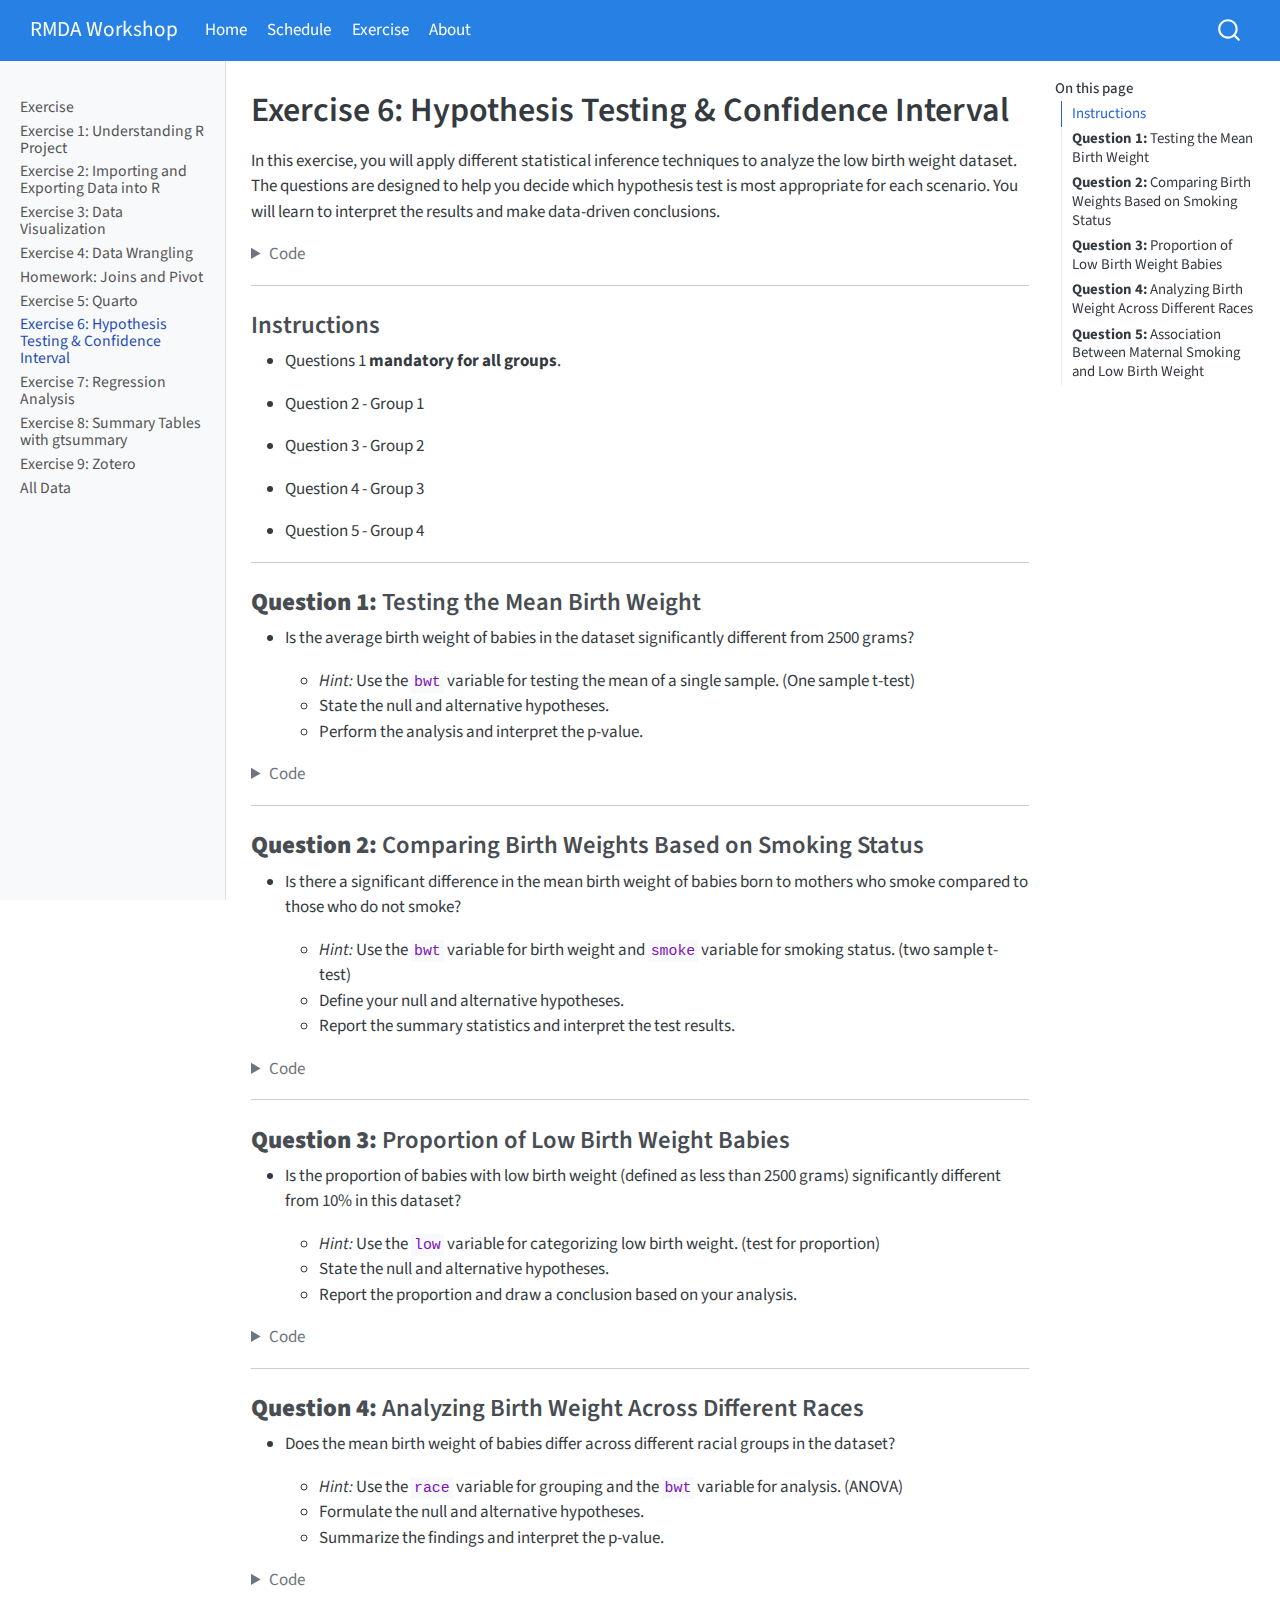
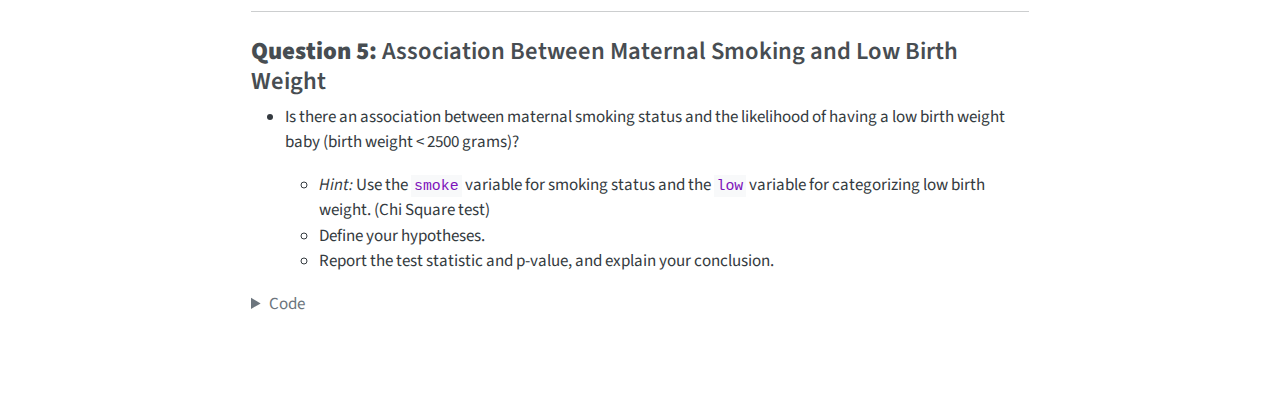
<file: docs/exercise_stat_inference.html>
<!DOCTYPE html>
<html xmlns="http://www.w3.org/1999/xhtml" lang="en" xml:lang="en"><head>

<meta charset="utf-8">
<meta name="generator" content="quarto-1.5.57">

<meta name="viewport" content="width=device-width, initial-scale=1.0, user-scalable=yes">


<title>Exercise 6: Hypothesis Testing &amp; Confidence Interval – RMDA Workshop</title>
<style>
code{white-space: pre-wrap;}
span.smallcaps{font-variant: small-caps;}
div.columns{display: flex; gap: min(4vw, 1.5em);}
div.column{flex: auto; overflow-x: auto;}
div.hanging-indent{margin-left: 1.5em; text-indent: -1.5em;}
ul.task-list{list-style: none;}
ul.task-list li input[type="checkbox"] {
  width: 0.8em;
  margin: 0 0.8em 0.2em -1em; /* quarto-specific, see https://github.com/quarto-dev/quarto-cli/issues/4556 */ 
  vertical-align: middle;
}
/* CSS for syntax highlighting */
pre > code.sourceCode { white-space: pre; position: relative; }
pre > code.sourceCode > span { line-height: 1.25; }
pre > code.sourceCode > span:empty { height: 1.2em; }
.sourceCode { overflow: visible; }
code.sourceCode > span { color: inherit; text-decoration: inherit; }
div.sourceCode { margin: 1em 0; }
pre.sourceCode { margin: 0; }
@media screen {
div.sourceCode { overflow: auto; }
}
@media print {
pre > code.sourceCode { white-space: pre-wrap; }
pre > code.sourceCode > span { display: inline-block; text-indent: -5em; padding-left: 5em; }
}
pre.numberSource code
  { counter-reset: source-line 0; }
pre.numberSource code > span
  { position: relative; left: -4em; counter-increment: source-line; }
pre.numberSource code > span > a:first-child::before
  { content: counter(source-line);
    position: relative; left: -1em; text-align: right; vertical-align: baseline;
    border: none; display: inline-block;
    -webkit-touch-callout: none; -webkit-user-select: none;
    -khtml-user-select: none; -moz-user-select: none;
    -ms-user-select: none; user-select: none;
    padding: 0 4px; width: 4em;
  }
pre.numberSource { margin-left: 3em;  padding-left: 4px; }
div.sourceCode
  {   }
@media screen {
pre > code.sourceCode > span > a:first-child::before { text-decoration: underline; }
}
</style>


<script src="site_libs/quarto-nav/quarto-nav.js"></script>
<script src="site_libs/quarto-nav/headroom.min.js"></script>
<script src="site_libs/clipboard/clipboard.min.js"></script>
<script src="site_libs/quarto-search/autocomplete.umd.js"></script>
<script src="site_libs/quarto-search/fuse.min.js"></script>
<script src="site_libs/quarto-search/quarto-search.js"></script>
<meta name="quarto:offset" content="./">
<script src="site_libs/quarto-html/quarto.js"></script>
<script src="site_libs/quarto-html/popper.min.js"></script>
<script src="site_libs/quarto-html/tippy.umd.min.js"></script>
<script src="site_libs/quarto-html/anchor.min.js"></script>
<link href="site_libs/quarto-html/tippy.css" rel="stylesheet">
<link href="site_libs/quarto-html/quarto-syntax-highlighting.css" rel="stylesheet" id="quarto-text-highlighting-styles">
<script src="site_libs/bootstrap/bootstrap.min.js"></script>
<link href="site_libs/bootstrap/bootstrap-icons.css" rel="stylesheet">
<link href="site_libs/bootstrap/bootstrap.min.css" rel="stylesheet" id="quarto-bootstrap" data-mode="light">
<script id="quarto-search-options" type="application/json">{
  "location": "navbar",
  "copy-button": false,
  "collapse-after": 3,
  "panel-placement": "end",
  "type": "overlay",
  "limit": 50,
  "keyboard-shortcut": [
    "f",
    "/",
    "s"
  ],
  "show-item-context": false,
  "language": {
    "search-no-results-text": "No results",
    "search-matching-documents-text": "matching documents",
    "search-copy-link-title": "Copy link to search",
    "search-hide-matches-text": "Hide additional matches",
    "search-more-match-text": "more match in this document",
    "search-more-matches-text": "more matches in this document",
    "search-clear-button-title": "Clear",
    "search-text-placeholder": "",
    "search-detached-cancel-button-title": "Cancel",
    "search-submit-button-title": "Submit",
    "search-label": "Search"
  }
}</script>


<link rel="stylesheet" href="styles.css">
</head>

<body class="nav-sidebar docked nav-fixed">

<div id="quarto-search-results"></div>
  <header id="quarto-header" class="headroom fixed-top">
    <nav class="navbar navbar-expand-lg " data-bs-theme="dark">
      <div class="navbar-container container-fluid">
      <div class="navbar-brand-container mx-auto">
    <a class="navbar-brand" href="./index.html">
    <span class="navbar-title">RMDA Workshop</span>
    </a>
  </div>
            <div id="quarto-search" class="" title="Search"></div>
          <button class="navbar-toggler" type="button" data-bs-toggle="collapse" data-bs-target="#navbarCollapse" aria-controls="navbarCollapse" role="menu" aria-expanded="false" aria-label="Toggle navigation" onclick="if (window.quartoToggleHeadroom) { window.quartoToggleHeadroom(); }">
  <span class="navbar-toggler-icon"></span>
</button>
          <div class="collapse navbar-collapse" id="navbarCollapse">
            <ul class="navbar-nav navbar-nav-scroll me-auto">
  <li class="nav-item">
    <a class="nav-link" href="./index.html"> 
<span class="menu-text">Home</span></a>
  </li>  
  <li class="nav-item">
    <a class="nav-link" href="./schedule.html"> 
<span class="menu-text">Schedule</span></a>
  </li>  
  <li class="nav-item">
    <a class="nav-link active" href="./exercise.html" aria-current="page"> 
<span class="menu-text">Exercise</span></a>
  </li>  
  <li class="nav-item">
    <a class="nav-link" href="./about.html"> 
<span class="menu-text">About</span></a>
  </li>  
</ul>
          </div> <!-- /navcollapse -->
            <div class="quarto-navbar-tools">
</div>
      </div> <!-- /container-fluid -->
    </nav>
  <nav class="quarto-secondary-nav">
    <div class="container-fluid d-flex">
      <button type="button" class="quarto-btn-toggle btn" data-bs-toggle="collapse" role="button" data-bs-target=".quarto-sidebar-collapse-item" aria-controls="quarto-sidebar" aria-expanded="false" aria-label="Toggle sidebar navigation" onclick="if (window.quartoToggleHeadroom) { window.quartoToggleHeadroom(); }">
        <i class="bi bi-layout-text-sidebar-reverse"></i>
      </button>
        <nav class="quarto-page-breadcrumbs" aria-label="breadcrumb"><ol class="breadcrumb"><li class="breadcrumb-item"><a href="./exercise_stat_inference.html">Exercise 6: Hypothesis Testing &amp; Confidence Interval</a></li></ol></nav>
        <a class="flex-grow-1" role="navigation" data-bs-toggle="collapse" data-bs-target=".quarto-sidebar-collapse-item" aria-controls="quarto-sidebar" aria-expanded="false" aria-label="Toggle sidebar navigation" onclick="if (window.quartoToggleHeadroom) { window.quartoToggleHeadroom(); }">      
        </a>
    </div>
  </nav>
</header>
<!-- content -->
<div id="quarto-content" class="quarto-container page-columns page-rows-contents page-layout-article page-navbar">
<!-- sidebar -->
  <nav id="quarto-sidebar" class="sidebar collapse collapse-horizontal quarto-sidebar-collapse-item sidebar-navigation docked overflow-auto">
    <div class="sidebar-menu-container"> 
    <ul class="list-unstyled mt-1">
        <li class="sidebar-item">
  <div class="sidebar-item-container"> 
  <a href="./exercise.html" class="sidebar-item-text sidebar-link">
 <span class="menu-text">Exercise</span></a>
  </div>
</li>
        <li class="sidebar-item">
  <div class="sidebar-item-container"> 
  <a href="./exercise1.html" class="sidebar-item-text sidebar-link">
 <span class="menu-text">Exercise 1: Understanding R Project</span></a>
  </div>
</li>
        <li class="sidebar-item">
  <div class="sidebar-item-container"> 
  <a href="./exercise2.html" class="sidebar-item-text sidebar-link">
 <span class="menu-text">Exercise 2: Importing and Exporting Data into R</span></a>
  </div>
</li>
        <li class="sidebar-item">
  <div class="sidebar-item-container"> 
  <a href="./exercise3.html" class="sidebar-item-text sidebar-link">
 <span class="menu-text">Exercise 3: Data Visualization</span></a>
  </div>
</li>
        <li class="sidebar-item">
  <div class="sidebar-item-container"> 
  <a href="./exercise4.html" class="sidebar-item-text sidebar-link">
 <span class="menu-text">Exercise 4: Data Wrangling</span></a>
  </div>
</li>
        <li class="sidebar-item">
  <div class="sidebar-item-container"> 
  <a href="./homework1.html" class="sidebar-item-text sidebar-link">
 <span class="menu-text">Homework: Joins and Pivot</span></a>
  </div>
</li>
        <li class="sidebar-item">
  <div class="sidebar-item-container"> 
  <a href="./exercise_quarto.html" class="sidebar-item-text sidebar-link">
 <span class="menu-text">Exercise 5: Quarto</span></a>
  </div>
</li>
        <li class="sidebar-item">
  <div class="sidebar-item-container"> 
  <a href="./exercise_stat_inference.html" class="sidebar-item-text sidebar-link active">
 <span class="menu-text">Exercise 6: Hypothesis Testing &amp; Confidence Interval</span></a>
  </div>
</li>
        <li class="sidebar-item">
  <div class="sidebar-item-container"> 
  <a href="./exercise_regression.html" class="sidebar-item-text sidebar-link">
 <span class="menu-text">Exercise 7: Regression Analysis</span></a>
  </div>
</li>
        <li class="sidebar-item">
  <div class="sidebar-item-container"> 
  <a href="./exercise_gtsummary.html" class="sidebar-item-text sidebar-link">
 <span class="menu-text">Exercise 8: Summary Tables with gtsummary</span></a>
  </div>
</li>
        <li class="sidebar-item">
  <div class="sidebar-item-container"> 
  <a href="./exercise_zotero.html" class="sidebar-item-text sidebar-link">
 <span class="menu-text">Exercise 9: Zotero</span></a>
  </div>
</li>
        <li class="sidebar-item">
  <div class="sidebar-item-container"> 
  <a href="./all_data.html" class="sidebar-item-text sidebar-link">
 <span class="menu-text">All Data</span></a>
  </div>
</li>
    </ul>
    </div>
</nav>
<div id="quarto-sidebar-glass" class="quarto-sidebar-collapse-item" data-bs-toggle="collapse" data-bs-target=".quarto-sidebar-collapse-item"></div>
<!-- margin-sidebar -->
    <div id="quarto-margin-sidebar" class="sidebar margin-sidebar">
        <nav id="TOC" role="doc-toc" class="toc-active">
    <h2 id="toc-title">On this page</h2>
   
  <ul>
  <li><a href="#instructions" id="toc-instructions" class="nav-link active" data-scroll-target="#instructions">Instructions</a></li>
  <li><a href="#question-1-testing-the-mean-birth-weight" id="toc-question-1-testing-the-mean-birth-weight" class="nav-link" data-scroll-target="#question-1-testing-the-mean-birth-weight"><strong>Question 1:</strong> Testing the Mean Birth Weight</a></li>
  <li><a href="#question-2-comparing-birth-weights-based-on-smoking-status" id="toc-question-2-comparing-birth-weights-based-on-smoking-status" class="nav-link" data-scroll-target="#question-2-comparing-birth-weights-based-on-smoking-status"><strong>Question 2:</strong> Comparing Birth Weights Based on Smoking Status</a></li>
  <li><a href="#question-3-proportion-of-low-birth-weight-babies" id="toc-question-3-proportion-of-low-birth-weight-babies" class="nav-link" data-scroll-target="#question-3-proportion-of-low-birth-weight-babies"><strong>Question 3:</strong> Proportion of Low Birth Weight Babies</a></li>
  <li><a href="#question-4-analyzing-birth-weight-across-different-races" id="toc-question-4-analyzing-birth-weight-across-different-races" class="nav-link" data-scroll-target="#question-4-analyzing-birth-weight-across-different-races"><strong>Question 4:</strong> Analyzing Birth Weight Across Different Races</a></li>
  <li><a href="#question-5-association-between-maternal-smoking-and-low-birth-weight" id="toc-question-5-association-between-maternal-smoking-and-low-birth-weight" class="nav-link" data-scroll-target="#question-5-association-between-maternal-smoking-and-low-birth-weight"><strong>Question 5:</strong> Association Between Maternal Smoking and Low Birth Weight</a></li>
  </ul>
</nav>
    </div>
<!-- main -->
<main class="content" id="quarto-document-content">

<header id="title-block-header" class="quarto-title-block default">
<div class="quarto-title">
<h1 class="title">Exercise 6: Hypothesis Testing &amp; Confidence Interval</h1>
</div>



<div class="quarto-title-meta">

    
  
    
  </div>
  


</header>


<p>In this exercise, you will apply different statistical inference techniques to analyze the low birth weight dataset. The questions are designed to help you decide which hypothesis test is most appropriate for each scenario. You will learn to interpret the results and make data-driven conclusions.</p>
<div class="cell">
<details class="code-fold">
<summary>Code</summary>
<div class="sourceCode cell-code" id="cb1"><pre class="sourceCode r code-with-copy"><code class="sourceCode r"><span id="cb1-1"><a href="#cb1-1" aria-hidden="true" tabindex="-1"></a>pacman<span class="sc">::</span><span class="fu">p_load</span>(tidyverse, here)</span>
<span id="cb1-2"><a href="#cb1-2" aria-hidden="true" tabindex="-1"></a></span>
<span id="cb1-3"><a href="#cb1-3" aria-hidden="true" tabindex="-1"></a>df <span class="ot">&lt;-</span> <span class="fu">read_csv</span>(<span class="fu">here</span>(<span class="st">"data"</span>, <span class="st">"low_birth_weight.csv"</span>))</span></code><button title="Copy to Clipboard" class="code-copy-button"><i class="bi"></i></button></pre></div>
</details>
</div>
<hr>
<section id="instructions" class="level3">
<h3 class="anchored" data-anchor-id="instructions">Instructions</h3>
<ul>
<li><p>Questions 1 <strong>mandatory for all groups</strong>.</p></li>
<li><p>Question 2 - Group 1</p></li>
<li><p>Question 3 - Group 2</p></li>
<li><p>Question 4 - Group 3</p></li>
<li><p>Question 5 - Group 4</p></li>
</ul>
<hr>
</section>
<section id="question-1-testing-the-mean-birth-weight" class="level3">
<h3 class="anchored" data-anchor-id="question-1-testing-the-mean-birth-weight"><strong>Question 1:</strong> Testing the Mean Birth Weight</h3>
<ul>
<li><p>Is the average birth weight of babies in the dataset significantly different from 2500 grams?</p>
<ul>
<li><em>Hint:</em> Use the <code>bwt</code> variable for testing the mean of a single sample. (One sample t-test)</li>
<li>State the null and alternative hypotheses.</li>
<li>Perform the analysis and interpret the p-value.</li>
</ul></li>
</ul>
<div class="cell">
<details class="code-fold">
<summary>Code</summary>
<div class="sourceCode cell-code" id="cb2"><pre class="sourceCode r code-with-copy"><code class="sourceCode r"><span id="cb2-1"><a href="#cb2-1" aria-hidden="true" tabindex="-1"></a><span class="fu">t.test</span>(<span class="at">mu =</span> <span class="dv">2500</span>, <span class="at">x =</span> df<span class="sc">$</span>bwt)</span></code><button title="Copy to Clipboard" class="code-copy-button"><i class="bi"></i></button></pre></div>
</details>
</div>
<hr>
</section>
<section id="question-2-comparing-birth-weights-based-on-smoking-status" class="level3">
<h3 class="anchored" data-anchor-id="question-2-comparing-birth-weights-based-on-smoking-status"><strong>Question 2:</strong> Comparing Birth Weights Based on Smoking Status</h3>
<ul>
<li><p>Is there a significant difference in the mean birth weight of babies born to mothers who smoke compared to those who do not smoke?</p>
<ul>
<li><em>Hint:</em> Use the <code>bwt</code> variable for birth weight and <code>smoke</code> variable for smoking status. (two sample t-test)</li>
<li>Define your null and alternative hypotheses.</li>
<li>Report the summary statistics and interpret the test results.</li>
</ul></li>
</ul>
<div class="cell">
<details class="code-fold">
<summary>Code</summary>
<div class="sourceCode cell-code" id="cb3"><pre class="sourceCode r code-with-copy"><code class="sourceCode r"><span id="cb3-1"><a href="#cb3-1" aria-hidden="true" tabindex="-1"></a><span class="fu">t.test</span>(bwt <span class="sc">~</span> smoke, <span class="at">data =</span> df)</span></code><button title="Copy to Clipboard" class="code-copy-button"><i class="bi"></i></button></pre></div>
</details>
</div>
<hr>
</section>
<section id="question-3-proportion-of-low-birth-weight-babies" class="level3">
<h3 class="anchored" data-anchor-id="question-3-proportion-of-low-birth-weight-babies"><strong>Question 3:</strong> Proportion of Low Birth Weight Babies</h3>
<ul>
<li><p>Is the proportion of babies with low birth weight (defined as less than 2500 grams) significantly different from 10% in this dataset?</p>
<ul>
<li><em>Hint:</em> Use the <code>low</code> variable for categorizing low birth weight. (test for proportion)</li>
<li>State the null and alternative hypotheses.</li>
<li>Report the proportion and draw a conclusion based on your analysis.</li>
</ul></li>
</ul>
<div class="cell">
<details class="code-fold">
<summary>Code</summary>
<div class="sourceCode cell-code" id="cb4"><pre class="sourceCode r code-with-copy"><code class="sourceCode r"><span id="cb4-1"><a href="#cb4-1" aria-hidden="true" tabindex="-1"></a>x <span class="ot">&lt;-</span> df <span class="sc">|&gt;</span> </span>
<span id="cb4-2"><a href="#cb4-2" aria-hidden="true" tabindex="-1"></a>  <span class="fu">filter</span>(low <span class="sc">!=</span> <span class="st">"Normal"</span>) <span class="sc">|&gt;</span> </span>
<span id="cb4-3"><a href="#cb4-3" aria-hidden="true" tabindex="-1"></a>  <span class="fu">count</span>() <span class="sc">|&gt;</span> </span>
<span id="cb4-4"><a href="#cb4-4" aria-hidden="true" tabindex="-1"></a>  <span class="fu">pull</span>(n)</span>
<span id="cb4-5"><a href="#cb4-5" aria-hidden="true" tabindex="-1"></a></span>
<span id="cb4-6"><a href="#cb4-6" aria-hidden="true" tabindex="-1"></a>n <span class="ot">&lt;-</span> df <span class="sc">|&gt;</span> </span>
<span id="cb4-7"><a href="#cb4-7" aria-hidden="true" tabindex="-1"></a>  <span class="fu">count</span>() <span class="sc">|&gt;</span> </span>
<span id="cb4-8"><a href="#cb4-8" aria-hidden="true" tabindex="-1"></a>  <span class="fu">pull</span>(n)</span>
<span id="cb4-9"><a href="#cb4-9" aria-hidden="true" tabindex="-1"></a></span>
<span id="cb4-10"><a href="#cb4-10" aria-hidden="true" tabindex="-1"></a><span class="fu">prop.test</span>(x, </span>
<span id="cb4-11"><a href="#cb4-11" aria-hidden="true" tabindex="-1"></a>          n, </span>
<span id="cb4-12"><a href="#cb4-12" aria-hidden="true" tabindex="-1"></a>          <span class="at">p =</span> <span class="fl">0.10</span>)</span></code><button title="Copy to Clipboard" class="code-copy-button"><i class="bi"></i></button></pre></div>
</details>
</div>
<hr>
</section>
<section id="question-4-analyzing-birth-weight-across-different-races" class="level3">
<h3 class="anchored" data-anchor-id="question-4-analyzing-birth-weight-across-different-races"><strong>Question 4:</strong> Analyzing Birth Weight Across Different Races</h3>
<ul>
<li><p>Does the mean birth weight of babies differ across different racial groups in the dataset?</p>
<ul>
<li><em>Hint:</em> Use the <code>race</code> variable for grouping and the <code>bwt</code> variable for analysis. (ANOVA)</li>
<li>Formulate the null and alternative hypotheses.</li>
<li>Summarize the findings and interpret the p-value.</li>
</ul></li>
</ul>
<div class="cell">
<details class="code-fold">
<summary>Code</summary>
<div class="sourceCode cell-code" id="cb5"><pre class="sourceCode r code-with-copy"><code class="sourceCode r"><span id="cb5-1"><a href="#cb5-1" aria-hidden="true" tabindex="-1"></a><span class="fu">aov</span>(bwt <span class="sc">~</span> race, <span class="at">data =</span> df)</span>
<span id="cb5-2"><a href="#cb5-2" aria-hidden="true" tabindex="-1"></a></span>
<span id="cb5-3"><a href="#cb5-3" aria-hidden="true" tabindex="-1"></a><span class="fu">summary</span>(<span class="fu">aov</span>(bwt <span class="sc">~</span> race, <span class="at">data =</span> df))</span>
<span id="cb5-4"><a href="#cb5-4" aria-hidden="true" tabindex="-1"></a></span>
<span id="cb5-5"><a href="#cb5-5" aria-hidden="true" tabindex="-1"></a></span>
<span id="cb5-6"><a href="#cb5-6" aria-hidden="true" tabindex="-1"></a><span class="co"># The p-value (0.00834) is less than the  typical significance level of 0.05.</span></span>
<span id="cb5-7"><a href="#cb5-7" aria-hidden="true" tabindex="-1"></a><span class="co"># Therefore, we reject the null hypothesis, indicating that there is a statistically  significant difference in the mean birth  weight across the racial groups.</span></span>
<span id="cb5-8"><a href="#cb5-8" aria-hidden="true" tabindex="-1"></a><span class="co">#The result suggests that at least one racial  group has a different mean birth weight  compared to the others.</span></span></code><button title="Copy to Clipboard" class="code-copy-button"><i class="bi"></i></button></pre></div>
</details>
</div>
<hr>
</section>
<section id="question-5-association-between-maternal-smoking-and-low-birth-weight" class="level3">
<h3 class="anchored" data-anchor-id="question-5-association-between-maternal-smoking-and-low-birth-weight"><strong>Question 5:</strong> Association Between Maternal Smoking and Low Birth Weight</h3>
<ul>
<li><p>Is there an association between maternal smoking status and the likelihood of having a low birth weight baby (birth weight &lt; 2500 grams)?</p>
<ul>
<li><em>Hint:</em> Use the <code>smoke</code> variable for smoking status and the <code>low</code> variable for categorizing low birth weight. (Chi Square test)</li>
<li>Define your hypotheses.</li>
<li>Report the test statistic and p-value, and explain your conclusion.</li>
</ul></li>
</ul>
<div class="cell">
<details class="code-fold">
<summary>Code</summary>
<div class="sourceCode cell-code" id="cb6"><pre class="sourceCode r code-with-copy"><code class="sourceCode r"><span id="cb6-1"><a href="#cb6-1" aria-hidden="true" tabindex="-1"></a>data <span class="ot">&lt;-</span> <span class="fu">table</span>(df<span class="sc">$</span>low, df<span class="sc">$</span>smoke)</span>
<span id="cb6-2"><a href="#cb6-2" aria-hidden="true" tabindex="-1"></a>data</span>
<span id="cb6-3"><a href="#cb6-3" aria-hidden="true" tabindex="-1"></a><span class="fu">chisq.test</span>(data)</span>
<span id="cb6-4"><a href="#cb6-4" aria-hidden="true" tabindex="-1"></a></span>
<span id="cb6-5"><a href="#cb6-5" aria-hidden="true" tabindex="-1"></a></span>
<span id="cb6-6"><a href="#cb6-6" aria-hidden="true" tabindex="-1"></a><span class="co"># There is a statistically significant relationship between smoking status and birth weight. The data suggests that smoking status is associated with the likelihood of having a low birth weight baby.</span></span>
<span id="cb6-7"><a href="#cb6-7" aria-hidden="true" tabindex="-1"></a><span class="co">#Further analysis (like calculating odds ratios) could provide insights into the strength and direction of this association.</span></span></code><button title="Copy to Clipboard" class="code-copy-button"><i class="bi"></i></button></pre></div>
</details>
</div>


</section>

</main> <!-- /main -->
<script id="quarto-html-after-body" type="application/javascript">
window.document.addEventListener("DOMContentLoaded", function (event) {
  const toggleBodyColorMode = (bsSheetEl) => {
    const mode = bsSheetEl.getAttribute("data-mode");
    const bodyEl = window.document.querySelector("body");
    if (mode === "dark") {
      bodyEl.classList.add("quarto-dark");
      bodyEl.classList.remove("quarto-light");
    } else {
      bodyEl.classList.add("quarto-light");
      bodyEl.classList.remove("quarto-dark");
    }
  }
  const toggleBodyColorPrimary = () => {
    const bsSheetEl = window.document.querySelector("link#quarto-bootstrap");
    if (bsSheetEl) {
      toggleBodyColorMode(bsSheetEl);
    }
  }
  toggleBodyColorPrimary();  
  const icon = "";
  const anchorJS = new window.AnchorJS();
  anchorJS.options = {
    placement: 'right',
    icon: icon
  };
  anchorJS.add('.anchored');
  const isCodeAnnotation = (el) => {
    for (const clz of el.classList) {
      if (clz.startsWith('code-annotation-')) {                     
        return true;
      }
    }
    return false;
  }
  const onCopySuccess = function(e) {
    // button target
    const button = e.trigger;
    // don't keep focus
    button.blur();
    // flash "checked"
    button.classList.add('code-copy-button-checked');
    var currentTitle = button.getAttribute("title");
    button.setAttribute("title", "Copied!");
    let tooltip;
    if (window.bootstrap) {
      button.setAttribute("data-bs-toggle", "tooltip");
      button.setAttribute("data-bs-placement", "left");
      button.setAttribute("data-bs-title", "Copied!");
      tooltip = new bootstrap.Tooltip(button, 
        { trigger: "manual", 
          customClass: "code-copy-button-tooltip",
          offset: [0, -8]});
      tooltip.show();    
    }
    setTimeout(function() {
      if (tooltip) {
        tooltip.hide();
        button.removeAttribute("data-bs-title");
        button.removeAttribute("data-bs-toggle");
        button.removeAttribute("data-bs-placement");
      }
      button.setAttribute("title", currentTitle);
      button.classList.remove('code-copy-button-checked');
    }, 1000);
    // clear code selection
    e.clearSelection();
  }
  const getTextToCopy = function(trigger) {
      const codeEl = trigger.previousElementSibling.cloneNode(true);
      for (const childEl of codeEl.children) {
        if (isCodeAnnotation(childEl)) {
          childEl.remove();
        }
      }
      return codeEl.innerText;
  }
  const clipboard = new window.ClipboardJS('.code-copy-button:not([data-in-quarto-modal])', {
    text: getTextToCopy
  });
  clipboard.on('success', onCopySuccess);
  if (window.document.getElementById('quarto-embedded-source-code-modal')) {
    // For code content inside modals, clipBoardJS needs to be initialized with a container option
    // TODO: Check when it could be a function (https://github.com/zenorocha/clipboard.js/issues/860)
    const clipboardModal = new window.ClipboardJS('.code-copy-button[data-in-quarto-modal]', {
      text: getTextToCopy,
      container: window.document.getElementById('quarto-embedded-source-code-modal')
    });
    clipboardModal.on('success', onCopySuccess);
  }
    var localhostRegex = new RegExp(/^(?:http|https):\/\/localhost\:?[0-9]*\//);
    var mailtoRegex = new RegExp(/^mailto:/);
      var filterRegex = new RegExp('/' + window.location.host + '/');
    var isInternal = (href) => {
        return filterRegex.test(href) || localhostRegex.test(href) || mailtoRegex.test(href);
    }
    // Inspect non-navigation links and adorn them if external
 	var links = window.document.querySelectorAll('a[href]:not(.nav-link):not(.navbar-brand):not(.toc-action):not(.sidebar-link):not(.sidebar-item-toggle):not(.pagination-link):not(.no-external):not([aria-hidden]):not(.dropdown-item):not(.quarto-navigation-tool):not(.about-link)');
    for (var i=0; i<links.length; i++) {
      const link = links[i];
      if (!isInternal(link.href)) {
        // undo the damage that might have been done by quarto-nav.js in the case of
        // links that we want to consider external
        if (link.dataset.originalHref !== undefined) {
          link.href = link.dataset.originalHref;
        }
      }
    }
  function tippyHover(el, contentFn, onTriggerFn, onUntriggerFn) {
    const config = {
      allowHTML: true,
      maxWidth: 500,
      delay: 100,
      arrow: false,
      appendTo: function(el) {
          return el.parentElement;
      },
      interactive: true,
      interactiveBorder: 10,
      theme: 'quarto',
      placement: 'bottom-start',
    };
    if (contentFn) {
      config.content = contentFn;
    }
    if (onTriggerFn) {
      config.onTrigger = onTriggerFn;
    }
    if (onUntriggerFn) {
      config.onUntrigger = onUntriggerFn;
    }
    window.tippy(el, config); 
  }
  const noterefs = window.document.querySelectorAll('a[role="doc-noteref"]');
  for (var i=0; i<noterefs.length; i++) {
    const ref = noterefs[i];
    tippyHover(ref, function() {
      // use id or data attribute instead here
      let href = ref.getAttribute('data-footnote-href') || ref.getAttribute('href');
      try { href = new URL(href).hash; } catch {}
      const id = href.replace(/^#\/?/, "");
      const note = window.document.getElementById(id);
      if (note) {
        return note.innerHTML;
      } else {
        return "";
      }
    });
  }
  const xrefs = window.document.querySelectorAll('a.quarto-xref');
  const processXRef = (id, note) => {
    // Strip column container classes
    const stripColumnClz = (el) => {
      el.classList.remove("page-full", "page-columns");
      if (el.children) {
        for (const child of el.children) {
          stripColumnClz(child);
        }
      }
    }
    stripColumnClz(note)
    if (id === null || id.startsWith('sec-')) {
      // Special case sections, only their first couple elements
      const container = document.createElement("div");
      if (note.children && note.children.length > 2) {
        container.appendChild(note.children[0].cloneNode(true));
        for (let i = 1; i < note.children.length; i++) {
          const child = note.children[i];
          if (child.tagName === "P" && child.innerText === "") {
            continue;
          } else {
            container.appendChild(child.cloneNode(true));
            break;
          }
        }
        if (window.Quarto?.typesetMath) {
          window.Quarto.typesetMath(container);
        }
        return container.innerHTML
      } else {
        if (window.Quarto?.typesetMath) {
          window.Quarto.typesetMath(note);
        }
        return note.innerHTML;
      }
    } else {
      // Remove any anchor links if they are present
      const anchorLink = note.querySelector('a.anchorjs-link');
      if (anchorLink) {
        anchorLink.remove();
      }
      if (window.Quarto?.typesetMath) {
        window.Quarto.typesetMath(note);
      }
      // TODO in 1.5, we should make sure this works without a callout special case
      if (note.classList.contains("callout")) {
        return note.outerHTML;
      } else {
        return note.innerHTML;
      }
    }
  }
  for (var i=0; i<xrefs.length; i++) {
    const xref = xrefs[i];
    tippyHover(xref, undefined, function(instance) {
      instance.disable();
      let url = xref.getAttribute('href');
      let hash = undefined; 
      if (url.startsWith('#')) {
        hash = url;
      } else {
        try { hash = new URL(url).hash; } catch {}
      }
      if (hash) {
        const id = hash.replace(/^#\/?/, "");
        const note = window.document.getElementById(id);
        if (note !== null) {
          try {
            const html = processXRef(id, note.cloneNode(true));
            instance.setContent(html);
          } finally {
            instance.enable();
            instance.show();
          }
        } else {
          // See if we can fetch this
          fetch(url.split('#')[0])
          .then(res => res.text())
          .then(html => {
            const parser = new DOMParser();
            const htmlDoc = parser.parseFromString(html, "text/html");
            const note = htmlDoc.getElementById(id);
            if (note !== null) {
              const html = processXRef(id, note);
              instance.setContent(html);
            } 
          }).finally(() => {
            instance.enable();
            instance.show();
          });
        }
      } else {
        // See if we can fetch a full url (with no hash to target)
        // This is a special case and we should probably do some content thinning / targeting
        fetch(url)
        .then(res => res.text())
        .then(html => {
          const parser = new DOMParser();
          const htmlDoc = parser.parseFromString(html, "text/html");
          const note = htmlDoc.querySelector('main.content');
          if (note !== null) {
            // This should only happen for chapter cross references
            // (since there is no id in the URL)
            // remove the first header
            if (note.children.length > 0 && note.children[0].tagName === "HEADER") {
              note.children[0].remove();
            }
            const html = processXRef(null, note);
            instance.setContent(html);
          } 
        }).finally(() => {
          instance.enable();
          instance.show();
        });
      }
    }, function(instance) {
    });
  }
      let selectedAnnoteEl;
      const selectorForAnnotation = ( cell, annotation) => {
        let cellAttr = 'data-code-cell="' + cell + '"';
        let lineAttr = 'data-code-annotation="' +  annotation + '"';
        const selector = 'span[' + cellAttr + '][' + lineAttr + ']';
        return selector;
      }
      const selectCodeLines = (annoteEl) => {
        const doc = window.document;
        const targetCell = annoteEl.getAttribute("data-target-cell");
        const targetAnnotation = annoteEl.getAttribute("data-target-annotation");
        const annoteSpan = window.document.querySelector(selectorForAnnotation(targetCell, targetAnnotation));
        const lines = annoteSpan.getAttribute("data-code-lines").split(",");
        const lineIds = lines.map((line) => {
          return targetCell + "-" + line;
        })
        let top = null;
        let height = null;
        let parent = null;
        if (lineIds.length > 0) {
            //compute the position of the single el (top and bottom and make a div)
            const el = window.document.getElementById(lineIds[0]);
            top = el.offsetTop;
            height = el.offsetHeight;
            parent = el.parentElement.parentElement;
          if (lineIds.length > 1) {
            const lastEl = window.document.getElementById(lineIds[lineIds.length - 1]);
            const bottom = lastEl.offsetTop + lastEl.offsetHeight;
            height = bottom - top;
          }
          if (top !== null && height !== null && parent !== null) {
            // cook up a div (if necessary) and position it 
            let div = window.document.getElementById("code-annotation-line-highlight");
            if (div === null) {
              div = window.document.createElement("div");
              div.setAttribute("id", "code-annotation-line-highlight");
              div.style.position = 'absolute';
              parent.appendChild(div);
            }
            div.style.top = top - 2 + "px";
            div.style.height = height + 4 + "px";
            div.style.left = 0;
            let gutterDiv = window.document.getElementById("code-annotation-line-highlight-gutter");
            if (gutterDiv === null) {
              gutterDiv = window.document.createElement("div");
              gutterDiv.setAttribute("id", "code-annotation-line-highlight-gutter");
              gutterDiv.style.position = 'absolute';
              const codeCell = window.document.getElementById(targetCell);
              const gutter = codeCell.querySelector('.code-annotation-gutter');
              gutter.appendChild(gutterDiv);
            }
            gutterDiv.style.top = top - 2 + "px";
            gutterDiv.style.height = height + 4 + "px";
          }
          selectedAnnoteEl = annoteEl;
        }
      };
      const unselectCodeLines = () => {
        const elementsIds = ["code-annotation-line-highlight", "code-annotation-line-highlight-gutter"];
        elementsIds.forEach((elId) => {
          const div = window.document.getElementById(elId);
          if (div) {
            div.remove();
          }
        });
        selectedAnnoteEl = undefined;
      };
        // Handle positioning of the toggle
    window.addEventListener(
      "resize",
      throttle(() => {
        elRect = undefined;
        if (selectedAnnoteEl) {
          selectCodeLines(selectedAnnoteEl);
        }
      }, 10)
    );
    function throttle(fn, ms) {
    let throttle = false;
    let timer;
      return (...args) => {
        if(!throttle) { // first call gets through
            fn.apply(this, args);
            throttle = true;
        } else { // all the others get throttled
            if(timer) clearTimeout(timer); // cancel #2
            timer = setTimeout(() => {
              fn.apply(this, args);
              timer = throttle = false;
            }, ms);
        }
      };
    }
      // Attach click handler to the DT
      const annoteDls = window.document.querySelectorAll('dt[data-target-cell]');
      for (const annoteDlNode of annoteDls) {
        annoteDlNode.addEventListener('click', (event) => {
          const clickedEl = event.target;
          if (clickedEl !== selectedAnnoteEl) {
            unselectCodeLines();
            const activeEl = window.document.querySelector('dt[data-target-cell].code-annotation-active');
            if (activeEl) {
              activeEl.classList.remove('code-annotation-active');
            }
            selectCodeLines(clickedEl);
            clickedEl.classList.add('code-annotation-active');
          } else {
            // Unselect the line
            unselectCodeLines();
            clickedEl.classList.remove('code-annotation-active');
          }
        });
      }
  const findCites = (el) => {
    const parentEl = el.parentElement;
    if (parentEl) {
      const cites = parentEl.dataset.cites;
      if (cites) {
        return {
          el,
          cites: cites.split(' ')
        };
      } else {
        return findCites(el.parentElement)
      }
    } else {
      return undefined;
    }
  };
  var bibliorefs = window.document.querySelectorAll('a[role="doc-biblioref"]');
  for (var i=0; i<bibliorefs.length; i++) {
    const ref = bibliorefs[i];
    const citeInfo = findCites(ref);
    if (citeInfo) {
      tippyHover(citeInfo.el, function() {
        var popup = window.document.createElement('div');
        citeInfo.cites.forEach(function(cite) {
          var citeDiv = window.document.createElement('div');
          citeDiv.classList.add('hanging-indent');
          citeDiv.classList.add('csl-entry');
          var biblioDiv = window.document.getElementById('ref-' + cite);
          if (biblioDiv) {
            citeDiv.innerHTML = biblioDiv.innerHTML;
          }
          popup.appendChild(citeDiv);
        });
        return popup.innerHTML;
      });
    }
  }
});
</script>
</div> <!-- /content -->




</body></html>
</file>
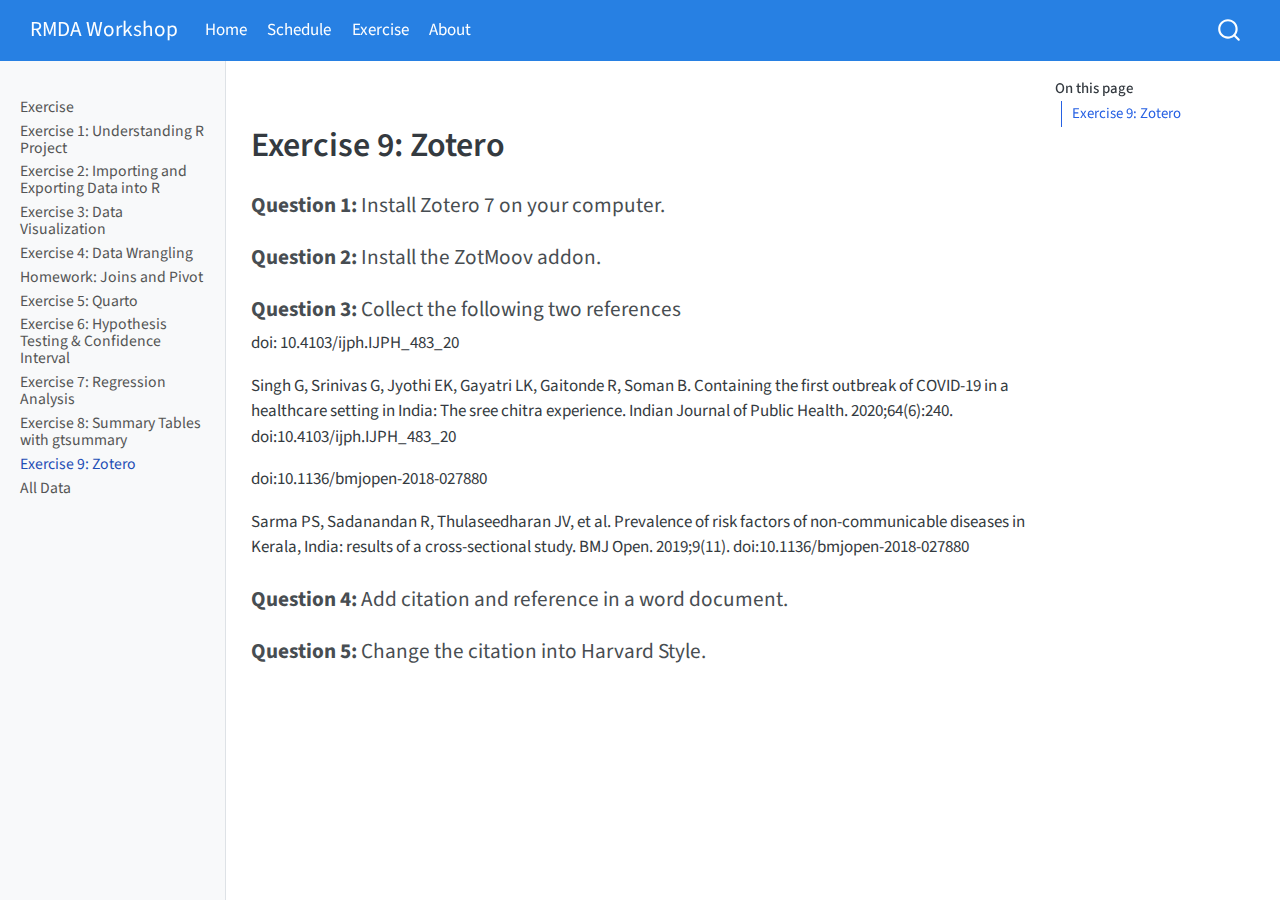
<file: docs/exercise_zotero.html>
<!DOCTYPE html>
<html xmlns="http://www.w3.org/1999/xhtml" lang="en" xml:lang="en"><head>

<meta charset="utf-8">
<meta name="generator" content="quarto-1.5.57">

<meta name="viewport" content="width=device-width, initial-scale=1.0, user-scalable=yes">


<title>exercise_zotero – RMDA Workshop</title>
<style>
code{white-space: pre-wrap;}
span.smallcaps{font-variant: small-caps;}
div.columns{display: flex; gap: min(4vw, 1.5em);}
div.column{flex: auto; overflow-x: auto;}
div.hanging-indent{margin-left: 1.5em; text-indent: -1.5em;}
ul.task-list{list-style: none;}
ul.task-list li input[type="checkbox"] {
  width: 0.8em;
  margin: 0 0.8em 0.2em -1em; /* quarto-specific, see https://github.com/quarto-dev/quarto-cli/issues/4556 */ 
  vertical-align: middle;
}
</style>


<script src="site_libs/quarto-nav/quarto-nav.js"></script>
<script src="site_libs/quarto-nav/headroom.min.js"></script>
<script src="site_libs/clipboard/clipboard.min.js"></script>
<script src="site_libs/quarto-search/autocomplete.umd.js"></script>
<script src="site_libs/quarto-search/fuse.min.js"></script>
<script src="site_libs/quarto-search/quarto-search.js"></script>
<meta name="quarto:offset" content="./">
<script src="site_libs/quarto-html/quarto.js"></script>
<script src="site_libs/quarto-html/popper.min.js"></script>
<script src="site_libs/quarto-html/tippy.umd.min.js"></script>
<script src="site_libs/quarto-html/anchor.min.js"></script>
<link href="site_libs/quarto-html/tippy.css" rel="stylesheet">
<link href="site_libs/quarto-html/quarto-syntax-highlighting.css" rel="stylesheet" id="quarto-text-highlighting-styles">
<script src="site_libs/bootstrap/bootstrap.min.js"></script>
<link href="site_libs/bootstrap/bootstrap-icons.css" rel="stylesheet">
<link href="site_libs/bootstrap/bootstrap.min.css" rel="stylesheet" id="quarto-bootstrap" data-mode="light">
<script id="quarto-search-options" type="application/json">{
  "location": "navbar",
  "copy-button": false,
  "collapse-after": 3,
  "panel-placement": "end",
  "type": "overlay",
  "limit": 50,
  "keyboard-shortcut": [
    "f",
    "/",
    "s"
  ],
  "show-item-context": false,
  "language": {
    "search-no-results-text": "No results",
    "search-matching-documents-text": "matching documents",
    "search-copy-link-title": "Copy link to search",
    "search-hide-matches-text": "Hide additional matches",
    "search-more-match-text": "more match in this document",
    "search-more-matches-text": "more matches in this document",
    "search-clear-button-title": "Clear",
    "search-text-placeholder": "",
    "search-detached-cancel-button-title": "Cancel",
    "search-submit-button-title": "Submit",
    "search-label": "Search"
  }
}</script>


<link rel="stylesheet" href="styles.css">
</head>

<body class="nav-sidebar docked nav-fixed">

<div id="quarto-search-results"></div>
  <header id="quarto-header" class="headroom fixed-top">
    <nav class="navbar navbar-expand-lg " data-bs-theme="dark">
      <div class="navbar-container container-fluid">
      <div class="navbar-brand-container mx-auto">
    <a class="navbar-brand" href="./index.html">
    <span class="navbar-title">RMDA Workshop</span>
    </a>
  </div>
            <div id="quarto-search" class="" title="Search"></div>
          <button class="navbar-toggler" type="button" data-bs-toggle="collapse" data-bs-target="#navbarCollapse" aria-controls="navbarCollapse" role="menu" aria-expanded="false" aria-label="Toggle navigation" onclick="if (window.quartoToggleHeadroom) { window.quartoToggleHeadroom(); }">
  <span class="navbar-toggler-icon"></span>
</button>
          <div class="collapse navbar-collapse" id="navbarCollapse">
            <ul class="navbar-nav navbar-nav-scroll me-auto">
  <li class="nav-item">
    <a class="nav-link" href="./index.html"> 
<span class="menu-text">Home</span></a>
  </li>  
  <li class="nav-item">
    <a class="nav-link" href="./schedule.html"> 
<span class="menu-text">Schedule</span></a>
  </li>  
  <li class="nav-item">
    <a class="nav-link active" href="./exercise.html" aria-current="page"> 
<span class="menu-text">Exercise</span></a>
  </li>  
  <li class="nav-item">
    <a class="nav-link" href="./about.html"> 
<span class="menu-text">About</span></a>
  </li>  
</ul>
          </div> <!-- /navcollapse -->
            <div class="quarto-navbar-tools">
</div>
      </div> <!-- /container-fluid -->
    </nav>
  <nav class="quarto-secondary-nav">
    <div class="container-fluid d-flex">
      <button type="button" class="quarto-btn-toggle btn" data-bs-toggle="collapse" role="button" data-bs-target=".quarto-sidebar-collapse-item" aria-controls="quarto-sidebar" aria-expanded="false" aria-label="Toggle sidebar navigation" onclick="if (window.quartoToggleHeadroom) { window.quartoToggleHeadroom(); }">
        <i class="bi bi-layout-text-sidebar-reverse"></i>
      </button>
        <nav class="quarto-page-breadcrumbs" aria-label="breadcrumb"><ol class="breadcrumb"><li class="breadcrumb-item"><a href="./exercise_zotero.html">Exercise 9: Zotero</a></li></ol></nav>
        <a class="flex-grow-1" role="navigation" data-bs-toggle="collapse" data-bs-target=".quarto-sidebar-collapse-item" aria-controls="quarto-sidebar" aria-expanded="false" aria-label="Toggle sidebar navigation" onclick="if (window.quartoToggleHeadroom) { window.quartoToggleHeadroom(); }">      
        </a>
    </div>
  </nav>
</header>
<!-- content -->
<div id="quarto-content" class="quarto-container page-columns page-rows-contents page-layout-article page-navbar">
<!-- sidebar -->
  <nav id="quarto-sidebar" class="sidebar collapse collapse-horizontal quarto-sidebar-collapse-item sidebar-navigation docked overflow-auto">
    <div class="sidebar-menu-container"> 
    <ul class="list-unstyled mt-1">
        <li class="sidebar-item">
  <div class="sidebar-item-container"> 
  <a href="./exercise.html" class="sidebar-item-text sidebar-link">
 <span class="menu-text">Exercise</span></a>
  </div>
</li>
        <li class="sidebar-item">
  <div class="sidebar-item-container"> 
  <a href="./exercise1.html" class="sidebar-item-text sidebar-link">
 <span class="menu-text">Exercise 1: Understanding R Project</span></a>
  </div>
</li>
        <li class="sidebar-item">
  <div class="sidebar-item-container"> 
  <a href="./exercise2.html" class="sidebar-item-text sidebar-link">
 <span class="menu-text">Exercise 2: Importing and Exporting Data into R</span></a>
  </div>
</li>
        <li class="sidebar-item">
  <div class="sidebar-item-container"> 
  <a href="./exercise3.html" class="sidebar-item-text sidebar-link">
 <span class="menu-text">Exercise 3: Data Visualization</span></a>
  </div>
</li>
        <li class="sidebar-item">
  <div class="sidebar-item-container"> 
  <a href="./exercise4.html" class="sidebar-item-text sidebar-link">
 <span class="menu-text">Exercise 4: Data Wrangling</span></a>
  </div>
</li>
        <li class="sidebar-item">
  <div class="sidebar-item-container"> 
  <a href="./homework1.html" class="sidebar-item-text sidebar-link">
 <span class="menu-text">Homework: Joins and Pivot</span></a>
  </div>
</li>
        <li class="sidebar-item">
  <div class="sidebar-item-container"> 
  <a href="./exercise_quarto.html" class="sidebar-item-text sidebar-link">
 <span class="menu-text">Exercise 5: Quarto</span></a>
  </div>
</li>
        <li class="sidebar-item">
  <div class="sidebar-item-container"> 
  <a href="./exercise_stat_inference.html" class="sidebar-item-text sidebar-link">
 <span class="menu-text">Exercise 6: Hypothesis Testing &amp; Confidence Interval</span></a>
  </div>
</li>
        <li class="sidebar-item">
  <div class="sidebar-item-container"> 
  <a href="./exercise_regression.html" class="sidebar-item-text sidebar-link">
 <span class="menu-text">Exercise 7: Regression Analysis</span></a>
  </div>
</li>
        <li class="sidebar-item">
  <div class="sidebar-item-container"> 
  <a href="./exercise_gtsummary.html" class="sidebar-item-text sidebar-link">
 <span class="menu-text">Exercise 8: Summary Tables with gtsummary</span></a>
  </div>
</li>
        <li class="sidebar-item">
  <div class="sidebar-item-container"> 
  <a href="./exercise_zotero.html" class="sidebar-item-text sidebar-link active">
 <span class="menu-text">Exercise 9: Zotero</span></a>
  </div>
</li>
        <li class="sidebar-item">
  <div class="sidebar-item-container"> 
  <a href="./all_data.html" class="sidebar-item-text sidebar-link">
 <span class="menu-text">All Data</span></a>
  </div>
</li>
    </ul>
    </div>
</nav>
<div id="quarto-sidebar-glass" class="quarto-sidebar-collapse-item" data-bs-toggle="collapse" data-bs-target=".quarto-sidebar-collapse-item"></div>
<!-- margin-sidebar -->
    <div id="quarto-margin-sidebar" class="sidebar margin-sidebar">
        <nav id="TOC" role="doc-toc" class="toc-active">
    <h2 id="toc-title">On this page</h2>
   
  <ul>
  <li><a href="#exercise-9-zotero" id="toc-exercise-9-zotero" class="nav-link active" data-scroll-target="#exercise-9-zotero">Exercise 9: Zotero</a></li>
  </ul>
</nav>
    </div>
<!-- main -->
<main class="content" id="quarto-document-content">




<section id="exercise-9-zotero" class="level1">
<h1>Exercise 9: Zotero</h1>
<section id="question-1-install-zotero-7-on-your-computer." class="level4">
<h4 class="anchored" data-anchor-id="question-1-install-zotero-7-on-your-computer."><strong>Question 1:</strong> Install Zotero 7 on your computer.</h4>
</section>
<section id="question-2-install-the-zotmoov-addon." class="level4">
<h4 class="anchored" data-anchor-id="question-2-install-the-zotmoov-addon."><strong>Question 2:</strong> Install the ZotMoov addon.</h4>
</section>
<section id="question-3-collect-the-following-two-references" class="level4">
<h4 class="anchored" data-anchor-id="question-3-collect-the-following-two-references"><strong>Question 3:</strong> Collect the following two references</h4>
<p>doi: 10.4103/ijph.IJPH_483_20</p>
<p>Singh G, Srinivas G, Jyothi EK, Gayatri LK, Gaitonde R, Soman B. Containing the first outbreak of COVID-19 in a healthcare setting in India: The sree chitra experience. Indian Journal of Public Health. 2020;64(6):240. doi:10.4103/ijph.IJPH_483_20</p>
<p>doi:10.1136/bmjopen-2018-027880</p>
<p>Sarma PS, Sadanandan R, Thulaseedharan JV, et al.&nbsp;Prevalence of risk factors of non-communicable diseases in Kerala, India: results of a cross-sectional study. BMJ Open. 2019;9(11). doi:10.1136/bmjopen-2018-027880</p>
</section>
<section id="question-4-add-citation-and-reference-in-a-word-document." class="level4">
<h4 class="anchored" data-anchor-id="question-4-add-citation-and-reference-in-a-word-document."><strong>Question 4:</strong> Add citation and reference in a word document.</h4>
</section>
<section id="question-5-change-the-citation-into-harvard-style." class="level4">
<h4 class="anchored" data-anchor-id="question-5-change-the-citation-into-harvard-style."><strong>Question 5:</strong> Change the citation into Harvard Style.</h4>


</section>
</section>

</main> <!-- /main -->
<script id="quarto-html-after-body" type="application/javascript">
window.document.addEventListener("DOMContentLoaded", function (event) {
  const toggleBodyColorMode = (bsSheetEl) => {
    const mode = bsSheetEl.getAttribute("data-mode");
    const bodyEl = window.document.querySelector("body");
    if (mode === "dark") {
      bodyEl.classList.add("quarto-dark");
      bodyEl.classList.remove("quarto-light");
    } else {
      bodyEl.classList.add("quarto-light");
      bodyEl.classList.remove("quarto-dark");
    }
  }
  const toggleBodyColorPrimary = () => {
    const bsSheetEl = window.document.querySelector("link#quarto-bootstrap");
    if (bsSheetEl) {
      toggleBodyColorMode(bsSheetEl);
    }
  }
  toggleBodyColorPrimary();  
  const icon = "";
  const anchorJS = new window.AnchorJS();
  anchorJS.options = {
    placement: 'right',
    icon: icon
  };
  anchorJS.add('.anchored');
  const isCodeAnnotation = (el) => {
    for (const clz of el.classList) {
      if (clz.startsWith('code-annotation-')) {                     
        return true;
      }
    }
    return false;
  }
  const onCopySuccess = function(e) {
    // button target
    const button = e.trigger;
    // don't keep focus
    button.blur();
    // flash "checked"
    button.classList.add('code-copy-button-checked');
    var currentTitle = button.getAttribute("title");
    button.setAttribute("title", "Copied!");
    let tooltip;
    if (window.bootstrap) {
      button.setAttribute("data-bs-toggle", "tooltip");
      button.setAttribute("data-bs-placement", "left");
      button.setAttribute("data-bs-title", "Copied!");
      tooltip = new bootstrap.Tooltip(button, 
        { trigger: "manual", 
          customClass: "code-copy-button-tooltip",
          offset: [0, -8]});
      tooltip.show();    
    }
    setTimeout(function() {
      if (tooltip) {
        tooltip.hide();
        button.removeAttribute("data-bs-title");
        button.removeAttribute("data-bs-toggle");
        button.removeAttribute("data-bs-placement");
      }
      button.setAttribute("title", currentTitle);
      button.classList.remove('code-copy-button-checked');
    }, 1000);
    // clear code selection
    e.clearSelection();
  }
  const getTextToCopy = function(trigger) {
      const codeEl = trigger.previousElementSibling.cloneNode(true);
      for (const childEl of codeEl.children) {
        if (isCodeAnnotation(childEl)) {
          childEl.remove();
        }
      }
      return codeEl.innerText;
  }
  const clipboard = new window.ClipboardJS('.code-copy-button:not([data-in-quarto-modal])', {
    text: getTextToCopy
  });
  clipboard.on('success', onCopySuccess);
  if (window.document.getElementById('quarto-embedded-source-code-modal')) {
    // For code content inside modals, clipBoardJS needs to be initialized with a container option
    // TODO: Check when it could be a function (https://github.com/zenorocha/clipboard.js/issues/860)
    const clipboardModal = new window.ClipboardJS('.code-copy-button[data-in-quarto-modal]', {
      text: getTextToCopy,
      container: window.document.getElementById('quarto-embedded-source-code-modal')
    });
    clipboardModal.on('success', onCopySuccess);
  }
    var localhostRegex = new RegExp(/^(?:http|https):\/\/localhost\:?[0-9]*\//);
    var mailtoRegex = new RegExp(/^mailto:/);
      var filterRegex = new RegExp('/' + window.location.host + '/');
    var isInternal = (href) => {
        return filterRegex.test(href) || localhostRegex.test(href) || mailtoRegex.test(href);
    }
    // Inspect non-navigation links and adorn them if external
 	var links = window.document.querySelectorAll('a[href]:not(.nav-link):not(.navbar-brand):not(.toc-action):not(.sidebar-link):not(.sidebar-item-toggle):not(.pagination-link):not(.no-external):not([aria-hidden]):not(.dropdown-item):not(.quarto-navigation-tool):not(.about-link)');
    for (var i=0; i<links.length; i++) {
      const link = links[i];
      if (!isInternal(link.href)) {
        // undo the damage that might have been done by quarto-nav.js in the case of
        // links that we want to consider external
        if (link.dataset.originalHref !== undefined) {
          link.href = link.dataset.originalHref;
        }
      }
    }
  function tippyHover(el, contentFn, onTriggerFn, onUntriggerFn) {
    const config = {
      allowHTML: true,
      maxWidth: 500,
      delay: 100,
      arrow: false,
      appendTo: function(el) {
          return el.parentElement;
      },
      interactive: true,
      interactiveBorder: 10,
      theme: 'quarto',
      placement: 'bottom-start',
    };
    if (contentFn) {
      config.content = contentFn;
    }
    if (onTriggerFn) {
      config.onTrigger = onTriggerFn;
    }
    if (onUntriggerFn) {
      config.onUntrigger = onUntriggerFn;
    }
    window.tippy(el, config); 
  }
  const noterefs = window.document.querySelectorAll('a[role="doc-noteref"]');
  for (var i=0; i<noterefs.length; i++) {
    const ref = noterefs[i];
    tippyHover(ref, function() {
      // use id or data attribute instead here
      let href = ref.getAttribute('data-footnote-href') || ref.getAttribute('href');
      try { href = new URL(href).hash; } catch {}
      const id = href.replace(/^#\/?/, "");
      const note = window.document.getElementById(id);
      if (note) {
        return note.innerHTML;
      } else {
        return "";
      }
    });
  }
  const xrefs = window.document.querySelectorAll('a.quarto-xref');
  const processXRef = (id, note) => {
    // Strip column container classes
    const stripColumnClz = (el) => {
      el.classList.remove("page-full", "page-columns");
      if (el.children) {
        for (const child of el.children) {
          stripColumnClz(child);
        }
      }
    }
    stripColumnClz(note)
    if (id === null || id.startsWith('sec-')) {
      // Special case sections, only their first couple elements
      const container = document.createElement("div");
      if (note.children && note.children.length > 2) {
        container.appendChild(note.children[0].cloneNode(true));
        for (let i = 1; i < note.children.length; i++) {
          const child = note.children[i];
          if (child.tagName === "P" && child.innerText === "") {
            continue;
          } else {
            container.appendChild(child.cloneNode(true));
            break;
          }
        }
        if (window.Quarto?.typesetMath) {
          window.Quarto.typesetMath(container);
        }
        return container.innerHTML
      } else {
        if (window.Quarto?.typesetMath) {
          window.Quarto.typesetMath(note);
        }
        return note.innerHTML;
      }
    } else {
      // Remove any anchor links if they are present
      const anchorLink = note.querySelector('a.anchorjs-link');
      if (anchorLink) {
        anchorLink.remove();
      }
      if (window.Quarto?.typesetMath) {
        window.Quarto.typesetMath(note);
      }
      // TODO in 1.5, we should make sure this works without a callout special case
      if (note.classList.contains("callout")) {
        return note.outerHTML;
      } else {
        return note.innerHTML;
      }
    }
  }
  for (var i=0; i<xrefs.length; i++) {
    const xref = xrefs[i];
    tippyHover(xref, undefined, function(instance) {
      instance.disable();
      let url = xref.getAttribute('href');
      let hash = undefined; 
      if (url.startsWith('#')) {
        hash = url;
      } else {
        try { hash = new URL(url).hash; } catch {}
      }
      if (hash) {
        const id = hash.replace(/^#\/?/, "");
        const note = window.document.getElementById(id);
        if (note !== null) {
          try {
            const html = processXRef(id, note.cloneNode(true));
            instance.setContent(html);
          } finally {
            instance.enable();
            instance.show();
          }
        } else {
          // See if we can fetch this
          fetch(url.split('#')[0])
          .then(res => res.text())
          .then(html => {
            const parser = new DOMParser();
            const htmlDoc = parser.parseFromString(html, "text/html");
            const note = htmlDoc.getElementById(id);
            if (note !== null) {
              const html = processXRef(id, note);
              instance.setContent(html);
            } 
          }).finally(() => {
            instance.enable();
            instance.show();
          });
        }
      } else {
        // See if we can fetch a full url (with no hash to target)
        // This is a special case and we should probably do some content thinning / targeting
        fetch(url)
        .then(res => res.text())
        .then(html => {
          const parser = new DOMParser();
          const htmlDoc = parser.parseFromString(html, "text/html");
          const note = htmlDoc.querySelector('main.content');
          if (note !== null) {
            // This should only happen for chapter cross references
            // (since there is no id in the URL)
            // remove the first header
            if (note.children.length > 0 && note.children[0].tagName === "HEADER") {
              note.children[0].remove();
            }
            const html = processXRef(null, note);
            instance.setContent(html);
          } 
        }).finally(() => {
          instance.enable();
          instance.show();
        });
      }
    }, function(instance) {
    });
  }
      let selectedAnnoteEl;
      const selectorForAnnotation = ( cell, annotation) => {
        let cellAttr = 'data-code-cell="' + cell + '"';
        let lineAttr = 'data-code-annotation="' +  annotation + '"';
        const selector = 'span[' + cellAttr + '][' + lineAttr + ']';
        return selector;
      }
      const selectCodeLines = (annoteEl) => {
        const doc = window.document;
        const targetCell = annoteEl.getAttribute("data-target-cell");
        const targetAnnotation = annoteEl.getAttribute("data-target-annotation");
        const annoteSpan = window.document.querySelector(selectorForAnnotation(targetCell, targetAnnotation));
        const lines = annoteSpan.getAttribute("data-code-lines").split(",");
        const lineIds = lines.map((line) => {
          return targetCell + "-" + line;
        })
        let top = null;
        let height = null;
        let parent = null;
        if (lineIds.length > 0) {
            //compute the position of the single el (top and bottom and make a div)
            const el = window.document.getElementById(lineIds[0]);
            top = el.offsetTop;
            height = el.offsetHeight;
            parent = el.parentElement.parentElement;
          if (lineIds.length > 1) {
            const lastEl = window.document.getElementById(lineIds[lineIds.length - 1]);
            const bottom = lastEl.offsetTop + lastEl.offsetHeight;
            height = bottom - top;
          }
          if (top !== null && height !== null && parent !== null) {
            // cook up a div (if necessary) and position it 
            let div = window.document.getElementById("code-annotation-line-highlight");
            if (div === null) {
              div = window.document.createElement("div");
              div.setAttribute("id", "code-annotation-line-highlight");
              div.style.position = 'absolute';
              parent.appendChild(div);
            }
            div.style.top = top - 2 + "px";
            div.style.height = height + 4 + "px";
            div.style.left = 0;
            let gutterDiv = window.document.getElementById("code-annotation-line-highlight-gutter");
            if (gutterDiv === null) {
              gutterDiv = window.document.createElement("div");
              gutterDiv.setAttribute("id", "code-annotation-line-highlight-gutter");
              gutterDiv.style.position = 'absolute';
              const codeCell = window.document.getElementById(targetCell);
              const gutter = codeCell.querySelector('.code-annotation-gutter');
              gutter.appendChild(gutterDiv);
            }
            gutterDiv.style.top = top - 2 + "px";
            gutterDiv.style.height = height + 4 + "px";
          }
          selectedAnnoteEl = annoteEl;
        }
      };
      const unselectCodeLines = () => {
        const elementsIds = ["code-annotation-line-highlight", "code-annotation-line-highlight-gutter"];
        elementsIds.forEach((elId) => {
          const div = window.document.getElementById(elId);
          if (div) {
            div.remove();
          }
        });
        selectedAnnoteEl = undefined;
      };
        // Handle positioning of the toggle
    window.addEventListener(
      "resize",
      throttle(() => {
        elRect = undefined;
        if (selectedAnnoteEl) {
          selectCodeLines(selectedAnnoteEl);
        }
      }, 10)
    );
    function throttle(fn, ms) {
    let throttle = false;
    let timer;
      return (...args) => {
        if(!throttle) { // first call gets through
            fn.apply(this, args);
            throttle = true;
        } else { // all the others get throttled
            if(timer) clearTimeout(timer); // cancel #2
            timer = setTimeout(() => {
              fn.apply(this, args);
              timer = throttle = false;
            }, ms);
        }
      };
    }
      // Attach click handler to the DT
      const annoteDls = window.document.querySelectorAll('dt[data-target-cell]');
      for (const annoteDlNode of annoteDls) {
        annoteDlNode.addEventListener('click', (event) => {
          const clickedEl = event.target;
          if (clickedEl !== selectedAnnoteEl) {
            unselectCodeLines();
            const activeEl = window.document.querySelector('dt[data-target-cell].code-annotation-active');
            if (activeEl) {
              activeEl.classList.remove('code-annotation-active');
            }
            selectCodeLines(clickedEl);
            clickedEl.classList.add('code-annotation-active');
          } else {
            // Unselect the line
            unselectCodeLines();
            clickedEl.classList.remove('code-annotation-active');
          }
        });
      }
  const findCites = (el) => {
    const parentEl = el.parentElement;
    if (parentEl) {
      const cites = parentEl.dataset.cites;
      if (cites) {
        return {
          el,
          cites: cites.split(' ')
        };
      } else {
        return findCites(el.parentElement)
      }
    } else {
      return undefined;
    }
  };
  var bibliorefs = window.document.querySelectorAll('a[role="doc-biblioref"]');
  for (var i=0; i<bibliorefs.length; i++) {
    const ref = bibliorefs[i];
    const citeInfo = findCites(ref);
    if (citeInfo) {
      tippyHover(citeInfo.el, function() {
        var popup = window.document.createElement('div');
        citeInfo.cites.forEach(function(cite) {
          var citeDiv = window.document.createElement('div');
          citeDiv.classList.add('hanging-indent');
          citeDiv.classList.add('csl-entry');
          var biblioDiv = window.document.getElementById('ref-' + cite);
          if (biblioDiv) {
            citeDiv.innerHTML = biblioDiv.innerHTML;
          }
          popup.appendChild(citeDiv);
        });
        return popup.innerHTML;
      });
    }
  }
});
</script>
</div> <!-- /content -->




</body></html>
</file>
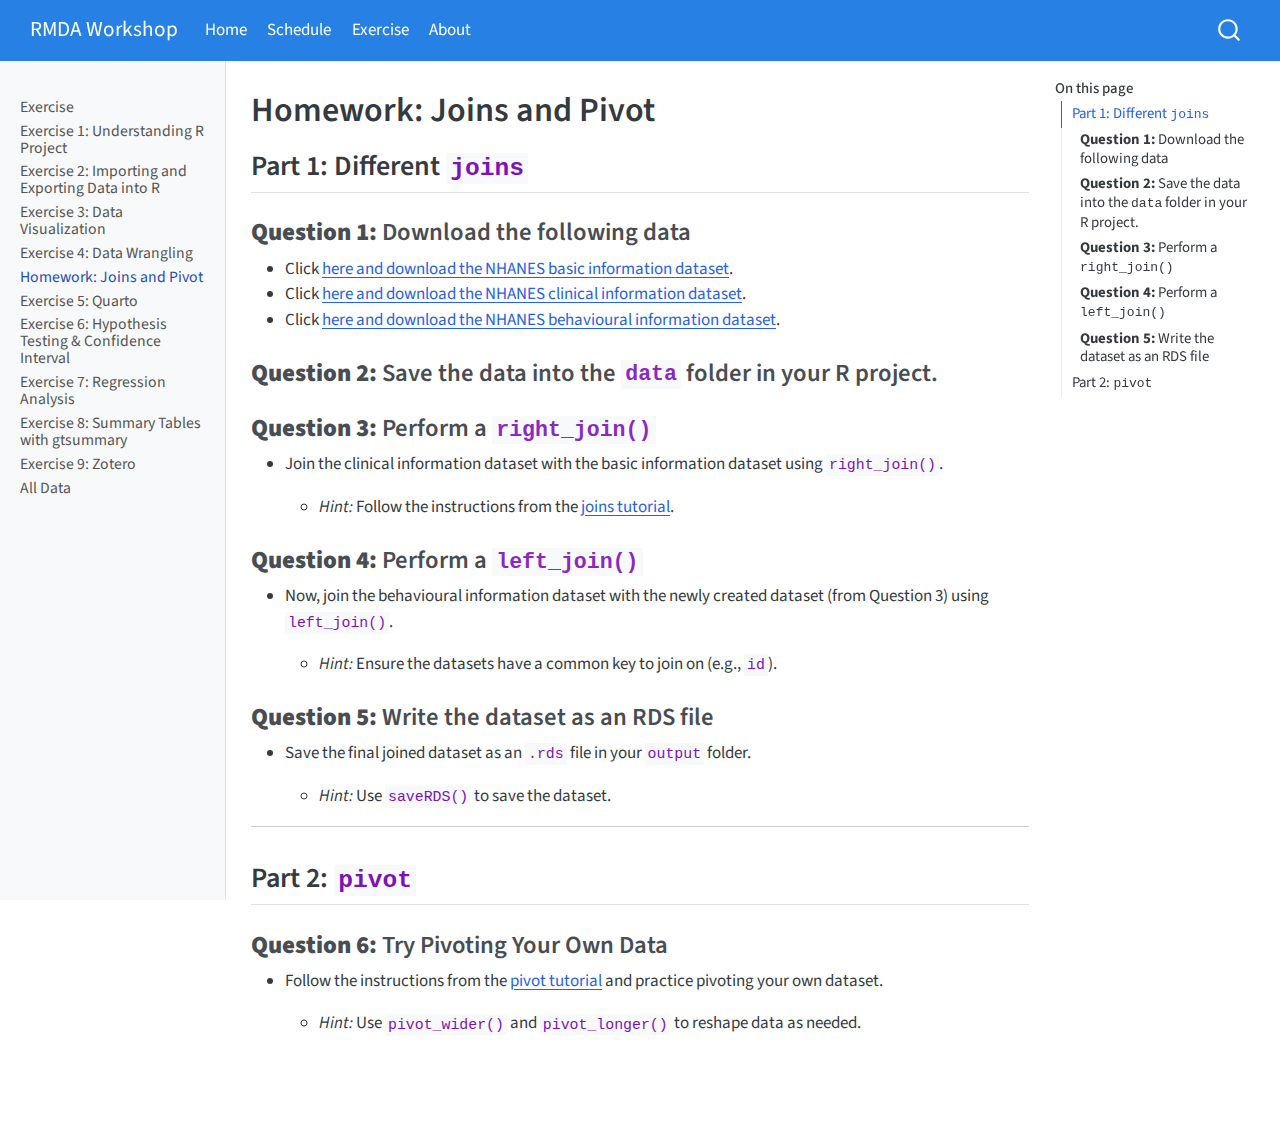
<file: docs/homework1.html>
<!DOCTYPE html>
<html xmlns="http://www.w3.org/1999/xhtml" lang="en" xml:lang="en"><head>

<meta charset="utf-8">
<meta name="generator" content="quarto-1.5.57">

<meta name="viewport" content="width=device-width, initial-scale=1.0, user-scalable=yes">


<title>Homework: Joins and Pivot – RMDA Workshop</title>
<style>
code{white-space: pre-wrap;}
span.smallcaps{font-variant: small-caps;}
div.columns{display: flex; gap: min(4vw, 1.5em);}
div.column{flex: auto; overflow-x: auto;}
div.hanging-indent{margin-left: 1.5em; text-indent: -1.5em;}
ul.task-list{list-style: none;}
ul.task-list li input[type="checkbox"] {
  width: 0.8em;
  margin: 0 0.8em 0.2em -1em; /* quarto-specific, see https://github.com/quarto-dev/quarto-cli/issues/4556 */ 
  vertical-align: middle;
}
</style>


<script src="site_libs/quarto-nav/quarto-nav.js"></script>
<script src="site_libs/quarto-nav/headroom.min.js"></script>
<script src="site_libs/clipboard/clipboard.min.js"></script>
<script src="site_libs/quarto-search/autocomplete.umd.js"></script>
<script src="site_libs/quarto-search/fuse.min.js"></script>
<script src="site_libs/quarto-search/quarto-search.js"></script>
<meta name="quarto:offset" content="./">
<script src="site_libs/quarto-html/quarto.js"></script>
<script src="site_libs/quarto-html/popper.min.js"></script>
<script src="site_libs/quarto-html/tippy.umd.min.js"></script>
<script src="site_libs/quarto-html/anchor.min.js"></script>
<link href="site_libs/quarto-html/tippy.css" rel="stylesheet">
<link href="site_libs/quarto-html/quarto-syntax-highlighting.css" rel="stylesheet" id="quarto-text-highlighting-styles">
<script src="site_libs/bootstrap/bootstrap.min.js"></script>
<link href="site_libs/bootstrap/bootstrap-icons.css" rel="stylesheet">
<link href="site_libs/bootstrap/bootstrap.min.css" rel="stylesheet" id="quarto-bootstrap" data-mode="light">
<script id="quarto-search-options" type="application/json">{
  "location": "navbar",
  "copy-button": false,
  "collapse-after": 3,
  "panel-placement": "end",
  "type": "overlay",
  "limit": 50,
  "keyboard-shortcut": [
    "f",
    "/",
    "s"
  ],
  "show-item-context": false,
  "language": {
    "search-no-results-text": "No results",
    "search-matching-documents-text": "matching documents",
    "search-copy-link-title": "Copy link to search",
    "search-hide-matches-text": "Hide additional matches",
    "search-more-match-text": "more match in this document",
    "search-more-matches-text": "more matches in this document",
    "search-clear-button-title": "Clear",
    "search-text-placeholder": "",
    "search-detached-cancel-button-title": "Cancel",
    "search-submit-button-title": "Submit",
    "search-label": "Search"
  }
}</script>


<link rel="stylesheet" href="styles.css">
</head>

<body class="nav-sidebar docked nav-fixed">

<div id="quarto-search-results"></div>
  <header id="quarto-header" class="headroom fixed-top">
    <nav class="navbar navbar-expand-lg " data-bs-theme="dark">
      <div class="navbar-container container-fluid">
      <div class="navbar-brand-container mx-auto">
    <a class="navbar-brand" href="./index.html">
    <span class="navbar-title">RMDA Workshop</span>
    </a>
  </div>
            <div id="quarto-search" class="" title="Search"></div>
          <button class="navbar-toggler" type="button" data-bs-toggle="collapse" data-bs-target="#navbarCollapse" aria-controls="navbarCollapse" role="menu" aria-expanded="false" aria-label="Toggle navigation" onclick="if (window.quartoToggleHeadroom) { window.quartoToggleHeadroom(); }">
  <span class="navbar-toggler-icon"></span>
</button>
          <div class="collapse navbar-collapse" id="navbarCollapse">
            <ul class="navbar-nav navbar-nav-scroll me-auto">
  <li class="nav-item">
    <a class="nav-link" href="./index.html"> 
<span class="menu-text">Home</span></a>
  </li>  
  <li class="nav-item">
    <a class="nav-link" href="./schedule.html"> 
<span class="menu-text">Schedule</span></a>
  </li>  
  <li class="nav-item">
    <a class="nav-link active" href="./exercise.html" aria-current="page"> 
<span class="menu-text">Exercise</span></a>
  </li>  
  <li class="nav-item">
    <a class="nav-link" href="./about.html"> 
<span class="menu-text">About</span></a>
  </li>  
</ul>
          </div> <!-- /navcollapse -->
            <div class="quarto-navbar-tools">
</div>
      </div> <!-- /container-fluid -->
    </nav>
  <nav class="quarto-secondary-nav">
    <div class="container-fluid d-flex">
      <button type="button" class="quarto-btn-toggle btn" data-bs-toggle="collapse" role="button" data-bs-target=".quarto-sidebar-collapse-item" aria-controls="quarto-sidebar" aria-expanded="false" aria-label="Toggle sidebar navigation" onclick="if (window.quartoToggleHeadroom) { window.quartoToggleHeadroom(); }">
        <i class="bi bi-layout-text-sidebar-reverse"></i>
      </button>
        <nav class="quarto-page-breadcrumbs" aria-label="breadcrumb"><ol class="breadcrumb"><li class="breadcrumb-item"><a href="./homework1.html">Homework: Joins and Pivot</a></li></ol></nav>
        <a class="flex-grow-1" role="navigation" data-bs-toggle="collapse" data-bs-target=".quarto-sidebar-collapse-item" aria-controls="quarto-sidebar" aria-expanded="false" aria-label="Toggle sidebar navigation" onclick="if (window.quartoToggleHeadroom) { window.quartoToggleHeadroom(); }">      
        </a>
    </div>
  </nav>
</header>
<!-- content -->
<div id="quarto-content" class="quarto-container page-columns page-rows-contents page-layout-article page-navbar">
<!-- sidebar -->
  <nav id="quarto-sidebar" class="sidebar collapse collapse-horizontal quarto-sidebar-collapse-item sidebar-navigation docked overflow-auto">
    <div class="sidebar-menu-container"> 
    <ul class="list-unstyled mt-1">
        <li class="sidebar-item">
  <div class="sidebar-item-container"> 
  <a href="./exercise.html" class="sidebar-item-text sidebar-link">
 <span class="menu-text">Exercise</span></a>
  </div>
</li>
        <li class="sidebar-item">
  <div class="sidebar-item-container"> 
  <a href="./exercise1.html" class="sidebar-item-text sidebar-link">
 <span class="menu-text">Exercise 1: Understanding R Project</span></a>
  </div>
</li>
        <li class="sidebar-item">
  <div class="sidebar-item-container"> 
  <a href="./exercise2.html" class="sidebar-item-text sidebar-link">
 <span class="menu-text">Exercise 2: Importing and Exporting Data into R</span></a>
  </div>
</li>
        <li class="sidebar-item">
  <div class="sidebar-item-container"> 
  <a href="./exercise3.html" class="sidebar-item-text sidebar-link">
 <span class="menu-text">Exercise 3: Data Visualization</span></a>
  </div>
</li>
        <li class="sidebar-item">
  <div class="sidebar-item-container"> 
  <a href="./exercise4.html" class="sidebar-item-text sidebar-link">
 <span class="menu-text">Exercise 4: Data Wrangling</span></a>
  </div>
</li>
        <li class="sidebar-item">
  <div class="sidebar-item-container"> 
  <a href="./homework1.html" class="sidebar-item-text sidebar-link active">
 <span class="menu-text">Homework: Joins and Pivot</span></a>
  </div>
</li>
        <li class="sidebar-item">
  <div class="sidebar-item-container"> 
  <a href="./exercise_quarto.html" class="sidebar-item-text sidebar-link">
 <span class="menu-text">Exercise 5: Quarto</span></a>
  </div>
</li>
        <li class="sidebar-item">
  <div class="sidebar-item-container"> 
  <a href="./exercise_stat_inference.html" class="sidebar-item-text sidebar-link">
 <span class="menu-text">Exercise 6: Hypothesis Testing &amp; Confidence Interval</span></a>
  </div>
</li>
        <li class="sidebar-item">
  <div class="sidebar-item-container"> 
  <a href="./exercise_regression.html" class="sidebar-item-text sidebar-link">
 <span class="menu-text">Exercise 7: Regression Analysis</span></a>
  </div>
</li>
        <li class="sidebar-item">
  <div class="sidebar-item-container"> 
  <a href="./exercise_gtsummary.html" class="sidebar-item-text sidebar-link">
 <span class="menu-text">Exercise 8: Summary Tables with gtsummary</span></a>
  </div>
</li>
        <li class="sidebar-item">
  <div class="sidebar-item-container"> 
  <a href="./exercise_zotero.html" class="sidebar-item-text sidebar-link">
 <span class="menu-text">Exercise 9: Zotero</span></a>
  </div>
</li>
        <li class="sidebar-item">
  <div class="sidebar-item-container"> 
  <a href="./all_data.html" class="sidebar-item-text sidebar-link">
 <span class="menu-text">All Data</span></a>
  </div>
</li>
    </ul>
    </div>
</nav>
<div id="quarto-sidebar-glass" class="quarto-sidebar-collapse-item" data-bs-toggle="collapse" data-bs-target=".quarto-sidebar-collapse-item"></div>
<!-- margin-sidebar -->
    <div id="quarto-margin-sidebar" class="sidebar margin-sidebar">
        <nav id="TOC" role="doc-toc" class="toc-active">
    <h2 id="toc-title">On this page</h2>
   
  <ul>
  <li><a href="#part-1-different-joins" id="toc-part-1-different-joins" class="nav-link active" data-scroll-target="#part-1-different-joins">Part 1: Different <code>joins</code></a>
  <ul class="collapse">
  <li><a href="#question-1-download-the-following-data" id="toc-question-1-download-the-following-data" class="nav-link" data-scroll-target="#question-1-download-the-following-data"><strong>Question 1:</strong> Download the following data</a></li>
  <li><a href="#question-2-save-the-data-into-the-data-folder-in-your-r-project." id="toc-question-2-save-the-data-into-the-data-folder-in-your-r-project." class="nav-link" data-scroll-target="#question-2-save-the-data-into-the-data-folder-in-your-r-project."><strong>Question 2:</strong> Save the data into the <code>data</code> folder in your R project.</a></li>
  <li><a href="#question-3-perform-a-right_join" id="toc-question-3-perform-a-right_join" class="nav-link" data-scroll-target="#question-3-perform-a-right_join"><strong>Question 3:</strong> Perform a <code>right_join()</code></a></li>
  <li><a href="#question-4-perform-a-left_join" id="toc-question-4-perform-a-left_join" class="nav-link" data-scroll-target="#question-4-perform-a-left_join"><strong>Question 4:</strong> Perform a <code>left_join()</code></a></li>
  <li><a href="#question-5-write-the-dataset-as-an-rds-file" id="toc-question-5-write-the-dataset-as-an-rds-file" class="nav-link" data-scroll-target="#question-5-write-the-dataset-as-an-rds-file"><strong>Question 5:</strong> Write the dataset as an RDS file</a></li>
  </ul></li>
  <li><a href="#part-2-pivot" id="toc-part-2-pivot" class="nav-link" data-scroll-target="#part-2-pivot">Part 2: <code>pivot</code></a>
  <ul class="collapse">
  <li><a href="#question-6-try-pivoting-your-own-data" id="toc-question-6-try-pivoting-your-own-data" class="nav-link" data-scroll-target="#question-6-try-pivoting-your-own-data"><strong>Question 6:</strong> Try Pivoting Your Own Data</a></li>
  </ul></li>
  </ul>
</nav>
    </div>
<!-- main -->
<main class="content" id="quarto-document-content">

<header id="title-block-header" class="quarto-title-block default">
<div class="quarto-title">
<h1 class="title">Homework: Joins and Pivot</h1>
</div>



<div class="quarto-title-meta">

    
  
    
  </div>
  


</header>


<section id="part-1-different-joins" class="level2">
<h2 class="anchored" data-anchor-id="part-1-different-joins">Part 1: Different <code>joins</code></h2>
<section id="question-1-download-the-following-data" class="level3 unnumbered">
<h3 class="unnumbered anchored" data-anchor-id="question-1-download-the-following-data"><strong>Question 1:</strong> Download the following data</h3>
<ul>
<li>Click <a href="https://drive.google.com/file/d/1qSreweoNau9_sJ2LSTFGc0arp70QyBYR/view?usp=drive_link">here and download the NHANES basic information dataset</a>.</li>
<li>Click <a href="https://drive.google.com/file/d/1KVKJOlK6vpsy693gKKyEFDr3PjarcEUj/view?usp=sharing">here and download the NHANES clinical information dataset</a>.</li>
<li>Click <a href="https://drive.google.com/file/d/1hCbVYBul7f94KsBYc7af9AqxlT58FkzK/view?usp=sharing">here and download the NHANES behavioural information dataset</a>.</li>
</ul>
</section>
<section id="question-2-save-the-data-into-the-data-folder-in-your-r-project." class="level3">
<h3 class="anchored" data-anchor-id="question-2-save-the-data-into-the-data-folder-in-your-r-project."><strong>Question 2:</strong> Save the data into the <code>data</code> folder in your R project.</h3>
</section>
<section id="question-3-perform-a-right_join" class="level3">
<h3 class="anchored" data-anchor-id="question-3-perform-a-right_join"><strong>Question 3:</strong> Perform a <code>right_join()</code></h3>
<ul>
<li><p>Join the clinical information dataset with the basic information dataset using <code>right_join()</code>.</p>
<ul>
<li><em>Hint:</em> Follow the instructions from the <a href="https://amchss.github.io/rmda_book/intro_r.html#join">joins tutorial</a>.</li>
</ul></li>
</ul>
</section>
<section id="question-4-perform-a-left_join" class="level3">
<h3 class="anchored" data-anchor-id="question-4-perform-a-left_join"><strong>Question 4:</strong> Perform a <code>left_join()</code></h3>
<ul>
<li><p>Now, join the behavioural information dataset with the newly created dataset (from Question 3) using <code>left_join()</code>.</p>
<ul>
<li><em>Hint:</em> Ensure the datasets have a common key to join on (e.g., <code>id</code>).</li>
</ul></li>
</ul>
</section>
<section id="question-5-write-the-dataset-as-an-rds-file" class="level3">
<h3 class="anchored" data-anchor-id="question-5-write-the-dataset-as-an-rds-file"><strong>Question 5:</strong> Write the dataset as an RDS file</h3>
<ul>
<li><p>Save the final joined dataset as an <code>.rds</code> file in your <code>output</code> folder.</p>
<ul>
<li><em>Hint:</em> Use <code>saveRDS()</code> to save the dataset.</li>
</ul></li>
</ul>
<hr>
</section>
</section>
<section id="part-2-pivot" class="level2">
<h2 class="anchored" data-anchor-id="part-2-pivot">Part 2: <code>pivot</code></h2>
<section id="question-6-try-pivoting-your-own-data" class="level3">
<h3 class="anchored" data-anchor-id="question-6-try-pivoting-your-own-data"><strong>Question 6:</strong> Try Pivoting Your Own Data</h3>
<ul>
<li><p>Follow the instructions from the <a href="https://amchss.github.io/rmda_book/intro_r.html#pivot">pivot tutorial</a> and practice pivoting your own dataset.</p>
<ul>
<li><em>Hint:</em> Use <code>pivot_wider()</code> and <code>pivot_longer()</code> to reshape data as needed.</li>
</ul></li>
</ul>


</section>
</section>

</main> <!-- /main -->
<script id="quarto-html-after-body" type="application/javascript">
window.document.addEventListener("DOMContentLoaded", function (event) {
  const toggleBodyColorMode = (bsSheetEl) => {
    const mode = bsSheetEl.getAttribute("data-mode");
    const bodyEl = window.document.querySelector("body");
    if (mode === "dark") {
      bodyEl.classList.add("quarto-dark");
      bodyEl.classList.remove("quarto-light");
    } else {
      bodyEl.classList.add("quarto-light");
      bodyEl.classList.remove("quarto-dark");
    }
  }
  const toggleBodyColorPrimary = () => {
    const bsSheetEl = window.document.querySelector("link#quarto-bootstrap");
    if (bsSheetEl) {
      toggleBodyColorMode(bsSheetEl);
    }
  }
  toggleBodyColorPrimary();  
  const icon = "";
  const anchorJS = new window.AnchorJS();
  anchorJS.options = {
    placement: 'right',
    icon: icon
  };
  anchorJS.add('.anchored');
  const isCodeAnnotation = (el) => {
    for (const clz of el.classList) {
      if (clz.startsWith('code-annotation-')) {                     
        return true;
      }
    }
    return false;
  }
  const onCopySuccess = function(e) {
    // button target
    const button = e.trigger;
    // don't keep focus
    button.blur();
    // flash "checked"
    button.classList.add('code-copy-button-checked');
    var currentTitle = button.getAttribute("title");
    button.setAttribute("title", "Copied!");
    let tooltip;
    if (window.bootstrap) {
      button.setAttribute("data-bs-toggle", "tooltip");
      button.setAttribute("data-bs-placement", "left");
      button.setAttribute("data-bs-title", "Copied!");
      tooltip = new bootstrap.Tooltip(button, 
        { trigger: "manual", 
          customClass: "code-copy-button-tooltip",
          offset: [0, -8]});
      tooltip.show();    
    }
    setTimeout(function() {
      if (tooltip) {
        tooltip.hide();
        button.removeAttribute("data-bs-title");
        button.removeAttribute("data-bs-toggle");
        button.removeAttribute("data-bs-placement");
      }
      button.setAttribute("title", currentTitle);
      button.classList.remove('code-copy-button-checked');
    }, 1000);
    // clear code selection
    e.clearSelection();
  }
  const getTextToCopy = function(trigger) {
      const codeEl = trigger.previousElementSibling.cloneNode(true);
      for (const childEl of codeEl.children) {
        if (isCodeAnnotation(childEl)) {
          childEl.remove();
        }
      }
      return codeEl.innerText;
  }
  const clipboard = new window.ClipboardJS('.code-copy-button:not([data-in-quarto-modal])', {
    text: getTextToCopy
  });
  clipboard.on('success', onCopySuccess);
  if (window.document.getElementById('quarto-embedded-source-code-modal')) {
    // For code content inside modals, clipBoardJS needs to be initialized with a container option
    // TODO: Check when it could be a function (https://github.com/zenorocha/clipboard.js/issues/860)
    const clipboardModal = new window.ClipboardJS('.code-copy-button[data-in-quarto-modal]', {
      text: getTextToCopy,
      container: window.document.getElementById('quarto-embedded-source-code-modal')
    });
    clipboardModal.on('success', onCopySuccess);
  }
    var localhostRegex = new RegExp(/^(?:http|https):\/\/localhost\:?[0-9]*\//);
    var mailtoRegex = new RegExp(/^mailto:/);
      var filterRegex = new RegExp('/' + window.location.host + '/');
    var isInternal = (href) => {
        return filterRegex.test(href) || localhostRegex.test(href) || mailtoRegex.test(href);
    }
    // Inspect non-navigation links and adorn them if external
 	var links = window.document.querySelectorAll('a[href]:not(.nav-link):not(.navbar-brand):not(.toc-action):not(.sidebar-link):not(.sidebar-item-toggle):not(.pagination-link):not(.no-external):not([aria-hidden]):not(.dropdown-item):not(.quarto-navigation-tool):not(.about-link)');
    for (var i=0; i<links.length; i++) {
      const link = links[i];
      if (!isInternal(link.href)) {
        // undo the damage that might have been done by quarto-nav.js in the case of
        // links that we want to consider external
        if (link.dataset.originalHref !== undefined) {
          link.href = link.dataset.originalHref;
        }
      }
    }
  function tippyHover(el, contentFn, onTriggerFn, onUntriggerFn) {
    const config = {
      allowHTML: true,
      maxWidth: 500,
      delay: 100,
      arrow: false,
      appendTo: function(el) {
          return el.parentElement;
      },
      interactive: true,
      interactiveBorder: 10,
      theme: 'quarto',
      placement: 'bottom-start',
    };
    if (contentFn) {
      config.content = contentFn;
    }
    if (onTriggerFn) {
      config.onTrigger = onTriggerFn;
    }
    if (onUntriggerFn) {
      config.onUntrigger = onUntriggerFn;
    }
    window.tippy(el, config); 
  }
  const noterefs = window.document.querySelectorAll('a[role="doc-noteref"]');
  for (var i=0; i<noterefs.length; i++) {
    const ref = noterefs[i];
    tippyHover(ref, function() {
      // use id or data attribute instead here
      let href = ref.getAttribute('data-footnote-href') || ref.getAttribute('href');
      try { href = new URL(href).hash; } catch {}
      const id = href.replace(/^#\/?/, "");
      const note = window.document.getElementById(id);
      if (note) {
        return note.innerHTML;
      } else {
        return "";
      }
    });
  }
  const xrefs = window.document.querySelectorAll('a.quarto-xref');
  const processXRef = (id, note) => {
    // Strip column container classes
    const stripColumnClz = (el) => {
      el.classList.remove("page-full", "page-columns");
      if (el.children) {
        for (const child of el.children) {
          stripColumnClz(child);
        }
      }
    }
    stripColumnClz(note)
    if (id === null || id.startsWith('sec-')) {
      // Special case sections, only their first couple elements
      const container = document.createElement("div");
      if (note.children && note.children.length > 2) {
        container.appendChild(note.children[0].cloneNode(true));
        for (let i = 1; i < note.children.length; i++) {
          const child = note.children[i];
          if (child.tagName === "P" && child.innerText === "") {
            continue;
          } else {
            container.appendChild(child.cloneNode(true));
            break;
          }
        }
        if (window.Quarto?.typesetMath) {
          window.Quarto.typesetMath(container);
        }
        return container.innerHTML
      } else {
        if (window.Quarto?.typesetMath) {
          window.Quarto.typesetMath(note);
        }
        return note.innerHTML;
      }
    } else {
      // Remove any anchor links if they are present
      const anchorLink = note.querySelector('a.anchorjs-link');
      if (anchorLink) {
        anchorLink.remove();
      }
      if (window.Quarto?.typesetMath) {
        window.Quarto.typesetMath(note);
      }
      // TODO in 1.5, we should make sure this works without a callout special case
      if (note.classList.contains("callout")) {
        return note.outerHTML;
      } else {
        return note.innerHTML;
      }
    }
  }
  for (var i=0; i<xrefs.length; i++) {
    const xref = xrefs[i];
    tippyHover(xref, undefined, function(instance) {
      instance.disable();
      let url = xref.getAttribute('href');
      let hash = undefined; 
      if (url.startsWith('#')) {
        hash = url;
      } else {
        try { hash = new URL(url).hash; } catch {}
      }
      if (hash) {
        const id = hash.replace(/^#\/?/, "");
        const note = window.document.getElementById(id);
        if (note !== null) {
          try {
            const html = processXRef(id, note.cloneNode(true));
            instance.setContent(html);
          } finally {
            instance.enable();
            instance.show();
          }
        } else {
          // See if we can fetch this
          fetch(url.split('#')[0])
          .then(res => res.text())
          .then(html => {
            const parser = new DOMParser();
            const htmlDoc = parser.parseFromString(html, "text/html");
            const note = htmlDoc.getElementById(id);
            if (note !== null) {
              const html = processXRef(id, note);
              instance.setContent(html);
            } 
          }).finally(() => {
            instance.enable();
            instance.show();
          });
        }
      } else {
        // See if we can fetch a full url (with no hash to target)
        // This is a special case and we should probably do some content thinning / targeting
        fetch(url)
        .then(res => res.text())
        .then(html => {
          const parser = new DOMParser();
          const htmlDoc = parser.parseFromString(html, "text/html");
          const note = htmlDoc.querySelector('main.content');
          if (note !== null) {
            // This should only happen for chapter cross references
            // (since there is no id in the URL)
            // remove the first header
            if (note.children.length > 0 && note.children[0].tagName === "HEADER") {
              note.children[0].remove();
            }
            const html = processXRef(null, note);
            instance.setContent(html);
          } 
        }).finally(() => {
          instance.enable();
          instance.show();
        });
      }
    }, function(instance) {
    });
  }
      let selectedAnnoteEl;
      const selectorForAnnotation = ( cell, annotation) => {
        let cellAttr = 'data-code-cell="' + cell + '"';
        let lineAttr = 'data-code-annotation="' +  annotation + '"';
        const selector = 'span[' + cellAttr + '][' + lineAttr + ']';
        return selector;
      }
      const selectCodeLines = (annoteEl) => {
        const doc = window.document;
        const targetCell = annoteEl.getAttribute("data-target-cell");
        const targetAnnotation = annoteEl.getAttribute("data-target-annotation");
        const annoteSpan = window.document.querySelector(selectorForAnnotation(targetCell, targetAnnotation));
        const lines = annoteSpan.getAttribute("data-code-lines").split(",");
        const lineIds = lines.map((line) => {
          return targetCell + "-" + line;
        })
        let top = null;
        let height = null;
        let parent = null;
        if (lineIds.length > 0) {
            //compute the position of the single el (top and bottom and make a div)
            const el = window.document.getElementById(lineIds[0]);
            top = el.offsetTop;
            height = el.offsetHeight;
            parent = el.parentElement.parentElement;
          if (lineIds.length > 1) {
            const lastEl = window.document.getElementById(lineIds[lineIds.length - 1]);
            const bottom = lastEl.offsetTop + lastEl.offsetHeight;
            height = bottom - top;
          }
          if (top !== null && height !== null && parent !== null) {
            // cook up a div (if necessary) and position it 
            let div = window.document.getElementById("code-annotation-line-highlight");
            if (div === null) {
              div = window.document.createElement("div");
              div.setAttribute("id", "code-annotation-line-highlight");
              div.style.position = 'absolute';
              parent.appendChild(div);
            }
            div.style.top = top - 2 + "px";
            div.style.height = height + 4 + "px";
            div.style.left = 0;
            let gutterDiv = window.document.getElementById("code-annotation-line-highlight-gutter");
            if (gutterDiv === null) {
              gutterDiv = window.document.createElement("div");
              gutterDiv.setAttribute("id", "code-annotation-line-highlight-gutter");
              gutterDiv.style.position = 'absolute';
              const codeCell = window.document.getElementById(targetCell);
              const gutter = codeCell.querySelector('.code-annotation-gutter');
              gutter.appendChild(gutterDiv);
            }
            gutterDiv.style.top = top - 2 + "px";
            gutterDiv.style.height = height + 4 + "px";
          }
          selectedAnnoteEl = annoteEl;
        }
      };
      const unselectCodeLines = () => {
        const elementsIds = ["code-annotation-line-highlight", "code-annotation-line-highlight-gutter"];
        elementsIds.forEach((elId) => {
          const div = window.document.getElementById(elId);
          if (div) {
            div.remove();
          }
        });
        selectedAnnoteEl = undefined;
      };
        // Handle positioning of the toggle
    window.addEventListener(
      "resize",
      throttle(() => {
        elRect = undefined;
        if (selectedAnnoteEl) {
          selectCodeLines(selectedAnnoteEl);
        }
      }, 10)
    );
    function throttle(fn, ms) {
    let throttle = false;
    let timer;
      return (...args) => {
        if(!throttle) { // first call gets through
            fn.apply(this, args);
            throttle = true;
        } else { // all the others get throttled
            if(timer) clearTimeout(timer); // cancel #2
            timer = setTimeout(() => {
              fn.apply(this, args);
              timer = throttle = false;
            }, ms);
        }
      };
    }
      // Attach click handler to the DT
      const annoteDls = window.document.querySelectorAll('dt[data-target-cell]');
      for (const annoteDlNode of annoteDls) {
        annoteDlNode.addEventListener('click', (event) => {
          const clickedEl = event.target;
          if (clickedEl !== selectedAnnoteEl) {
            unselectCodeLines();
            const activeEl = window.document.querySelector('dt[data-target-cell].code-annotation-active');
            if (activeEl) {
              activeEl.classList.remove('code-annotation-active');
            }
            selectCodeLines(clickedEl);
            clickedEl.classList.add('code-annotation-active');
          } else {
            // Unselect the line
            unselectCodeLines();
            clickedEl.classList.remove('code-annotation-active');
          }
        });
      }
  const findCites = (el) => {
    const parentEl = el.parentElement;
    if (parentEl) {
      const cites = parentEl.dataset.cites;
      if (cites) {
        return {
          el,
          cites: cites.split(' ')
        };
      } else {
        return findCites(el.parentElement)
      }
    } else {
      return undefined;
    }
  };
  var bibliorefs = window.document.querySelectorAll('a[role="doc-biblioref"]');
  for (var i=0; i<bibliorefs.length; i++) {
    const ref = bibliorefs[i];
    const citeInfo = findCites(ref);
    if (citeInfo) {
      tippyHover(citeInfo.el, function() {
        var popup = window.document.createElement('div');
        citeInfo.cites.forEach(function(cite) {
          var citeDiv = window.document.createElement('div');
          citeDiv.classList.add('hanging-indent');
          citeDiv.classList.add('csl-entry');
          var biblioDiv = window.document.getElementById('ref-' + cite);
          if (biblioDiv) {
            citeDiv.innerHTML = biblioDiv.innerHTML;
          }
          popup.appendChild(citeDiv);
        });
        return popup.innerHTML;
      });
    }
  }
});
</script>
</div> <!-- /content -->




</body></html>
</file>
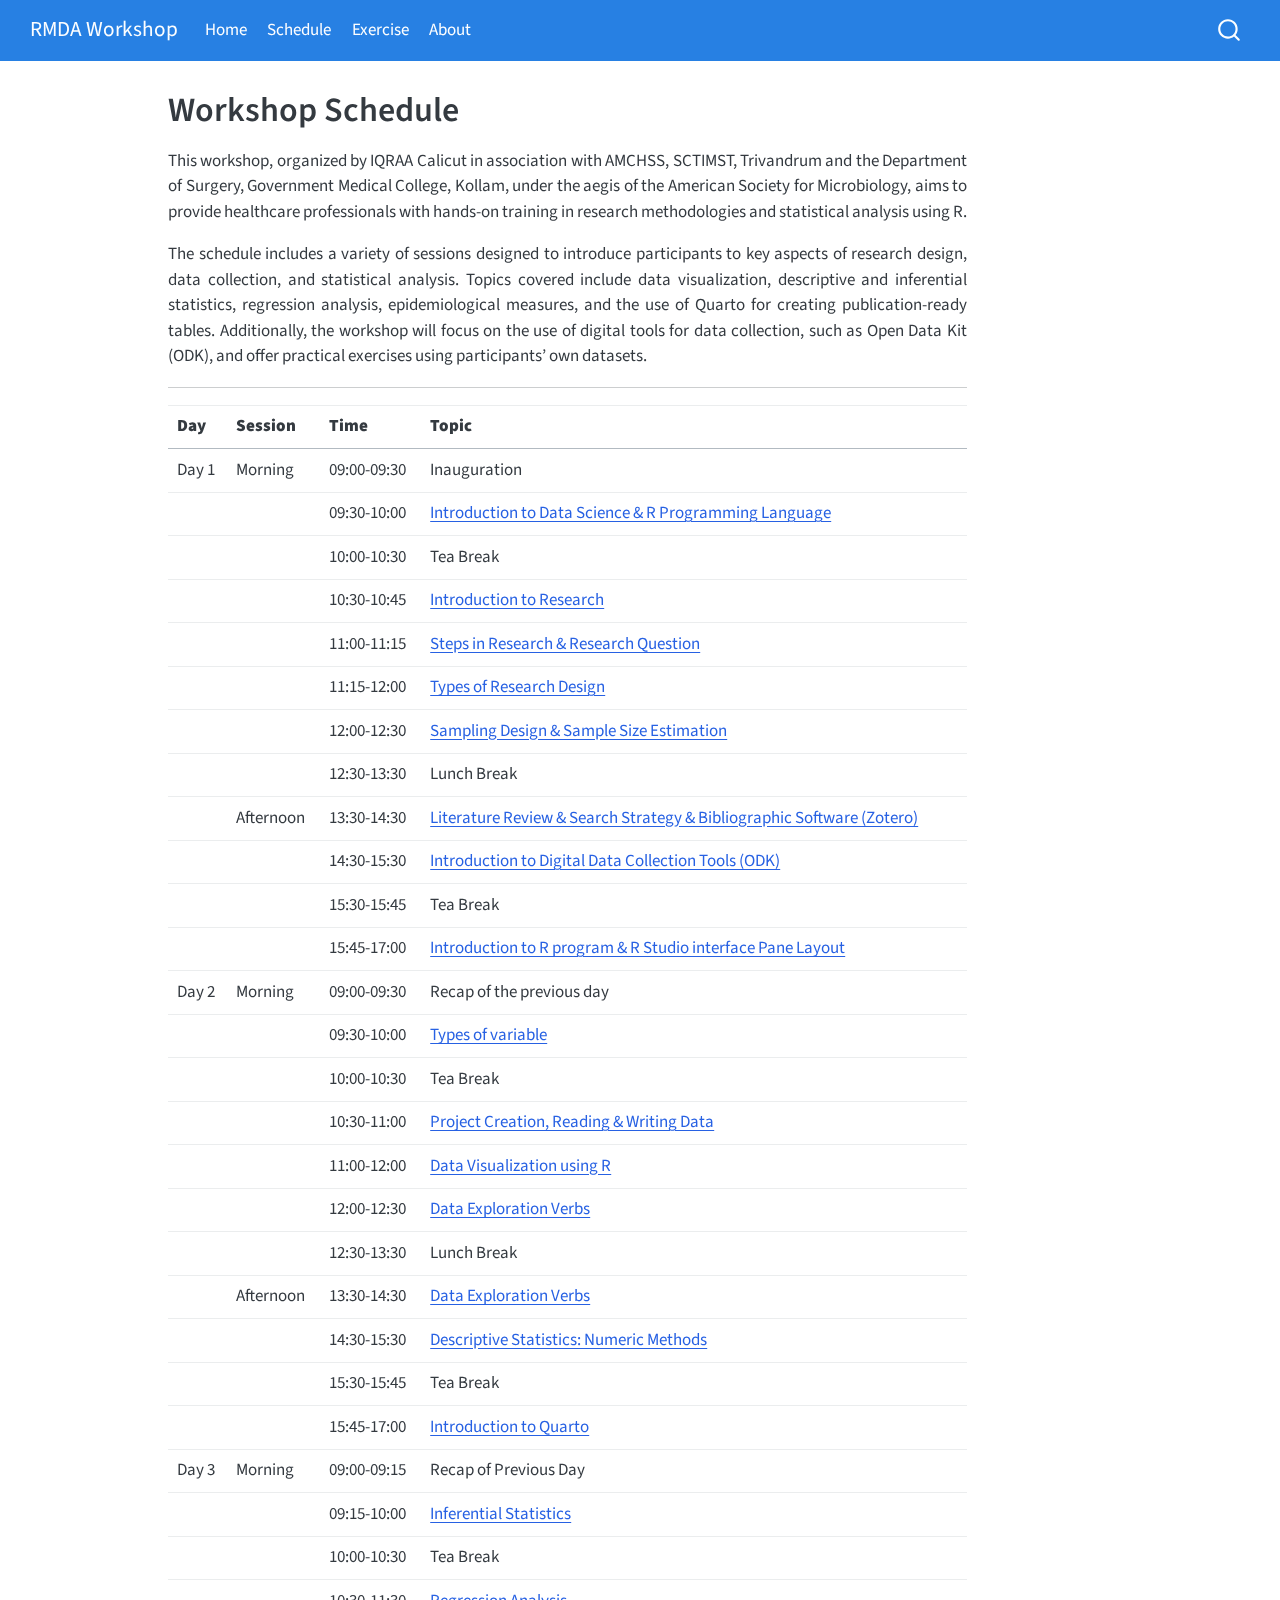
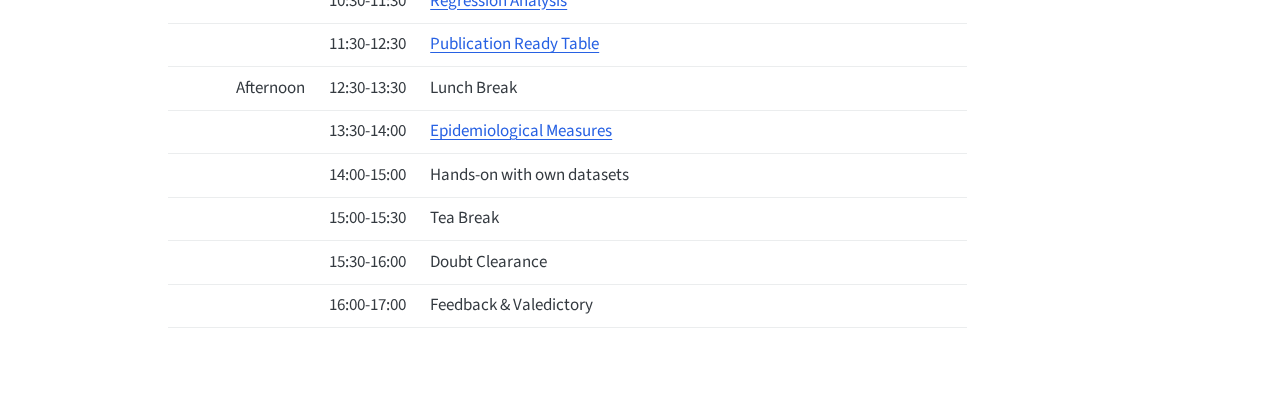
<file: docs/schedule.html>
<!DOCTYPE html>
<html xmlns="http://www.w3.org/1999/xhtml" lang="en" xml:lang="en"><head>

<meta charset="utf-8">
<meta name="generator" content="quarto-1.5.57">

<meta name="viewport" content="width=device-width, initial-scale=1.0, user-scalable=yes">


<title>Workshop Schedule – RMDA Workshop</title>
<style>
code{white-space: pre-wrap;}
span.smallcaps{font-variant: small-caps;}
div.columns{display: flex; gap: min(4vw, 1.5em);}
div.column{flex: auto; overflow-x: auto;}
div.hanging-indent{margin-left: 1.5em; text-indent: -1.5em;}
ul.task-list{list-style: none;}
ul.task-list li input[type="checkbox"] {
  width: 0.8em;
  margin: 0 0.8em 0.2em -1em; /* quarto-specific, see https://github.com/quarto-dev/quarto-cli/issues/4556 */ 
  vertical-align: middle;
}
</style>


<script src="site_libs/quarto-nav/quarto-nav.js"></script>
<script src="site_libs/quarto-nav/headroom.min.js"></script>
<script src="site_libs/clipboard/clipboard.min.js"></script>
<script src="site_libs/quarto-search/autocomplete.umd.js"></script>
<script src="site_libs/quarto-search/fuse.min.js"></script>
<script src="site_libs/quarto-search/quarto-search.js"></script>
<meta name="quarto:offset" content="./">
<script src="site_libs/quarto-html/quarto.js"></script>
<script src="site_libs/quarto-html/popper.min.js"></script>
<script src="site_libs/quarto-html/tippy.umd.min.js"></script>
<script src="site_libs/quarto-html/anchor.min.js"></script>
<link href="site_libs/quarto-html/tippy.css" rel="stylesheet">
<link href="site_libs/quarto-html/quarto-syntax-highlighting.css" rel="stylesheet" id="quarto-text-highlighting-styles">
<script src="site_libs/bootstrap/bootstrap.min.js"></script>
<link href="site_libs/bootstrap/bootstrap-icons.css" rel="stylesheet">
<link href="site_libs/bootstrap/bootstrap.min.css" rel="stylesheet" id="quarto-bootstrap" data-mode="light">
<script id="quarto-search-options" type="application/json">{
  "location": "navbar",
  "copy-button": false,
  "collapse-after": 3,
  "panel-placement": "end",
  "type": "overlay",
  "limit": 50,
  "keyboard-shortcut": [
    "f",
    "/",
    "s"
  ],
  "show-item-context": false,
  "language": {
    "search-no-results-text": "No results",
    "search-matching-documents-text": "matching documents",
    "search-copy-link-title": "Copy link to search",
    "search-hide-matches-text": "Hide additional matches",
    "search-more-match-text": "more match in this document",
    "search-more-matches-text": "more matches in this document",
    "search-clear-button-title": "Clear",
    "search-text-placeholder": "",
    "search-detached-cancel-button-title": "Cancel",
    "search-submit-button-title": "Submit",
    "search-label": "Search"
  }
}</script>


<link rel="stylesheet" href="styles.css">
</head>

<body class="nav-fixed">

<div id="quarto-search-results"></div>
  <header id="quarto-header" class="headroom fixed-top">
    <nav class="navbar navbar-expand-lg " data-bs-theme="dark">
      <div class="navbar-container container-fluid">
      <div class="navbar-brand-container mx-auto">
    <a class="navbar-brand" href="./index.html">
    <span class="navbar-title">RMDA Workshop</span>
    </a>
  </div>
            <div id="quarto-search" class="" title="Search"></div>
          <button class="navbar-toggler" type="button" data-bs-toggle="collapse" data-bs-target="#navbarCollapse" aria-controls="navbarCollapse" role="menu" aria-expanded="false" aria-label="Toggle navigation" onclick="if (window.quartoToggleHeadroom) { window.quartoToggleHeadroom(); }">
  <span class="navbar-toggler-icon"></span>
</button>
          <div class="collapse navbar-collapse" id="navbarCollapse">
            <ul class="navbar-nav navbar-nav-scroll me-auto">
  <li class="nav-item">
    <a class="nav-link" href="./index.html"> 
<span class="menu-text">Home</span></a>
  </li>  
  <li class="nav-item">
    <a class="nav-link active" href="./schedule.html" aria-current="page"> 
<span class="menu-text">Schedule</span></a>
  </li>  
  <li class="nav-item">
    <a class="nav-link" href="./exercise.html"> 
<span class="menu-text">Exercise</span></a>
  </li>  
  <li class="nav-item">
    <a class="nav-link" href="./about.html"> 
<span class="menu-text">About</span></a>
  </li>  
</ul>
          </div> <!-- /navcollapse -->
            <div class="quarto-navbar-tools">
</div>
      </div> <!-- /container-fluid -->
    </nav>
</header>
<!-- content -->
<div id="quarto-content" class="quarto-container page-columns page-rows-contents page-layout-article page-navbar">
<!-- sidebar -->
<!-- margin-sidebar -->
    <div id="quarto-margin-sidebar" class="sidebar margin-sidebar zindex-bottom">
        
    </div>
<!-- main -->
<main class="content" id="quarto-document-content">

<header id="title-block-header" class="quarto-title-block default">
<div class="quarto-title">
<h1 class="title">Workshop Schedule</h1>
</div>



<div class="quarto-title-meta">

    
  
    
  </div>
  


</header>


<div style="text-align:justify">
<p>This workshop, organized by IQRAA Calicut in association with AMCHSS, SCTIMST, Trivandrum and the Department of Surgery, Government Medical College, Kollam, under the aegis of the American Society for Microbiology, aims to provide healthcare professionals with hands-on training in research methodologies and statistical analysis using R.</p>
<p>The schedule includes a variety of sessions designed to introduce participants to key aspects of research design, data collection, and statistical analysis. Topics covered include data visualization, descriptive and inferential statistics, regression analysis, epidemiological measures, and the use of Quarto for creating publication-ready tables. Additionally, the workshop will focus on the use of digital tools for data collection, such as Open Data Kit (ODK), and offer practical exercises using participants’ own datasets.</p>
</div>
<hr>
<table class="caption-top table">
<thead>
<tr class="header">
<th><strong>Day</strong></th>
<th><strong>Session</strong></th>
<th><strong>Time</strong></th>
<th><strong>Topic</strong></th>
</tr>
</thead>
<tbody>
<tr class="odd">
<td>Day 1</td>
<td>Morning</td>
<td>09:00-09:30</td>
<td>Inauguration</td>
</tr>
<tr class="even">
<td></td>
<td></td>
<td>09:30-10:00</td>
<td><a href="https://amchss.github.io/rmda_book/intro_r.html">Introduction to Data Science &amp; R Programming Language</a></td>
</tr>
<tr class="odd">
<td></td>
<td></td>
<td>10:00-10:30</td>
<td>Tea Break</td>
</tr>
<tr class="even">
<td></td>
<td></td>
<td>10:30-10:45</td>
<td><a href="https://amchss.github.io/rmda_book/research_methods.html">Introduction to Research</a></td>
</tr>
<tr class="odd">
<td></td>
<td></td>
<td>11:00-11:15</td>
<td><a href="https://amchss.github.io/rmda_book/research_quality_issues.html">Steps in Research &amp; Research Question</a></td>
</tr>
<tr class="even">
<td></td>
<td></td>
<td>11:15-12:00</td>
<td><a href="https://amchss.github.io/rmda_book/study_design.html">Types of Research Design</a></td>
</tr>
<tr class="odd">
<td></td>
<td></td>
<td>12:00-12:30</td>
<td><a href="https://amchss.github.io/rmda_book/research_quality_issues.html#sampling-design-data-collection">Sampling Design &amp; Sample Size Estimation</a></td>
</tr>
<tr class="even">
<td></td>
<td></td>
<td>12:30-13:30</td>
<td>Lunch Break</td>
</tr>
<tr class="odd">
<td></td>
<td>Afternoon</td>
<td>13:30-14:30</td>
<td><a href="https://amchss.github.io/rmda_book/research_quality_issues.html#the-role-of-the-literature-review-in-research">Literature Review &amp; Search Strategy &amp; Bibliographic Software (Zotero)</a></td>
</tr>
<tr class="even">
<td></td>
<td></td>
<td>14:30-15:30</td>
<td><a href="https://amchss.github.io/rmda_book/digital_data.html">Introduction to Digital Data Collection Tools (ODK)</a></td>
</tr>
<tr class="odd">
<td></td>
<td></td>
<td>15:30-15:45</td>
<td>Tea Break</td>
</tr>
<tr class="even">
<td></td>
<td></td>
<td>15:45-17:00</td>
<td><a href="https://amchss.github.io/rmda_book/intro_r.html#understanding-the-rstudio-environment">Introduction to R program &amp; R Studio interface Pane Layout</a></td>
</tr>
<tr class="odd">
<td>Day 2</td>
<td>Morning</td>
<td>09:00-09:30</td>
<td>Recap of the previous day</td>
</tr>
<tr class="even">
<td></td>
<td></td>
<td>09:30-10:00</td>
<td><a href="https://amchss.github.io/rmda_book/statistical_methods.html#types-of-variables">Types of variable</a></td>
</tr>
<tr class="odd">
<td></td>
<td></td>
<td>10:00-10:30</td>
<td>Tea Break</td>
</tr>
<tr class="even">
<td></td>
<td></td>
<td>10:30-11:00</td>
<td><a href="https://amchss.github.io/rmda_book/intro_r.html#fundamentals-of-working-with-data">Project Creation, Reading &amp; Writing Data</a></td>
</tr>
<tr class="odd">
<td></td>
<td></td>
<td>11:00-12:00</td>
<td><a href="https://amchss.github.io/rmda_book/statistical_methods.html#descriptive-statistics-graphical-methods">Data Visualization using R</a></td>
</tr>
<tr class="even">
<td></td>
<td></td>
<td>12:00-12:30</td>
<td><a href="https://amchss.github.io/rmda_book/intro_r.html#exploring-data-with-r">Data Exploration Verbs</a></td>
</tr>
<tr class="odd">
<td></td>
<td></td>
<td>12:30-13:30</td>
<td>Lunch Break</td>
</tr>
<tr class="even">
<td></td>
<td>Afternoon</td>
<td>13:30-14:30</td>
<td><a href="https://amchss.github.io/rmda_book/intro_r.html#dplyr-package">Data Exploration Verbs</a></td>
</tr>
<tr class="odd">
<td></td>
<td></td>
<td>14:30-15:30</td>
<td><a href="https://amchss.github.io/rmda_book/statistical_methods.html#descriptive-statistics-numerical-methods">Descriptive Statistics: Numeric Methods</a></td>
</tr>
<tr class="even">
<td></td>
<td></td>
<td>15:30-15:45</td>
<td>Tea Break</td>
</tr>
<tr class="odd">
<td></td>
<td></td>
<td>15:45-17:00</td>
<td><a href="https://amchss.github.io/rmda_book/quarto.html">Introduction to Quarto</a></td>
</tr>
<tr class="even">
<td>Day 3</td>
<td>Morning</td>
<td>09:00-09:15</td>
<td>Recap of Previous Day</td>
</tr>
<tr class="odd">
<td></td>
<td></td>
<td>09:15-10:00</td>
<td><a href="https://amchss.github.io/rmda_book/statistical_methods.html#inferential-statistics">Inferential Statistics</a></td>
</tr>
<tr class="even">
<td></td>
<td></td>
<td>10:00-10:30</td>
<td>Tea Break</td>
</tr>
<tr class="odd">
<td></td>
<td></td>
<td>10:30-11:30</td>
<td><a href="https://amchss.github.io/rmda_book/statistical_methods.html#inferential-statistics-regression-analysis">Regression Analysis</a></td>
</tr>
<tr class="even">
<td></td>
<td></td>
<td>11:30-12:30</td>
<td><a href="https://amchss.github.io/rmda_book/quarto.html#creating-publication-ready-tables-with-gtsummary">Publication Ready Table</a></td>
</tr>
<tr class="odd">
<td></td>
<td>Afternoon</td>
<td>12:30-13:30</td>
<td>Lunch Break</td>
</tr>
<tr class="even">
<td></td>
<td></td>
<td>13:30-14:00</td>
<td><a href="https://amchss.github.io/rmda_book/epi_measures.html">Epidemiological Measures</a></td>
</tr>
<tr class="odd">
<td></td>
<td></td>
<td>14:00-15:00</td>
<td>Hands-on with own datasets</td>
</tr>
<tr class="even">
<td></td>
<td></td>
<td>15:00-15:30</td>
<td>Tea Break</td>
</tr>
<tr class="odd">
<td></td>
<td></td>
<td>15:30-16:00</td>
<td>Doubt Clearance</td>
</tr>
<tr class="even">
<td></td>
<td></td>
<td>16:00-17:00</td>
<td>Feedback &amp; Valedictory</td>
</tr>
</tbody>
</table>



</main> <!-- /main -->
<script id="quarto-html-after-body" type="application/javascript">
window.document.addEventListener("DOMContentLoaded", function (event) {
  const toggleBodyColorMode = (bsSheetEl) => {
    const mode = bsSheetEl.getAttribute("data-mode");
    const bodyEl = window.document.querySelector("body");
    if (mode === "dark") {
      bodyEl.classList.add("quarto-dark");
      bodyEl.classList.remove("quarto-light");
    } else {
      bodyEl.classList.add("quarto-light");
      bodyEl.classList.remove("quarto-dark");
    }
  }
  const toggleBodyColorPrimary = () => {
    const bsSheetEl = window.document.querySelector("link#quarto-bootstrap");
    if (bsSheetEl) {
      toggleBodyColorMode(bsSheetEl);
    }
  }
  toggleBodyColorPrimary();  
  const icon = "";
  const anchorJS = new window.AnchorJS();
  anchorJS.options = {
    placement: 'right',
    icon: icon
  };
  anchorJS.add('.anchored');
  const isCodeAnnotation = (el) => {
    for (const clz of el.classList) {
      if (clz.startsWith('code-annotation-')) {                     
        return true;
      }
    }
    return false;
  }
  const onCopySuccess = function(e) {
    // button target
    const button = e.trigger;
    // don't keep focus
    button.blur();
    // flash "checked"
    button.classList.add('code-copy-button-checked');
    var currentTitle = button.getAttribute("title");
    button.setAttribute("title", "Copied!");
    let tooltip;
    if (window.bootstrap) {
      button.setAttribute("data-bs-toggle", "tooltip");
      button.setAttribute("data-bs-placement", "left");
      button.setAttribute("data-bs-title", "Copied!");
      tooltip = new bootstrap.Tooltip(button, 
        { trigger: "manual", 
          customClass: "code-copy-button-tooltip",
          offset: [0, -8]});
      tooltip.show();    
    }
    setTimeout(function() {
      if (tooltip) {
        tooltip.hide();
        button.removeAttribute("data-bs-title");
        button.removeAttribute("data-bs-toggle");
        button.removeAttribute("data-bs-placement");
      }
      button.setAttribute("title", currentTitle);
      button.classList.remove('code-copy-button-checked');
    }, 1000);
    // clear code selection
    e.clearSelection();
  }
  const getTextToCopy = function(trigger) {
      const codeEl = trigger.previousElementSibling.cloneNode(true);
      for (const childEl of codeEl.children) {
        if (isCodeAnnotation(childEl)) {
          childEl.remove();
        }
      }
      return codeEl.innerText;
  }
  const clipboard = new window.ClipboardJS('.code-copy-button:not([data-in-quarto-modal])', {
    text: getTextToCopy
  });
  clipboard.on('success', onCopySuccess);
  if (window.document.getElementById('quarto-embedded-source-code-modal')) {
    // For code content inside modals, clipBoardJS needs to be initialized with a container option
    // TODO: Check when it could be a function (https://github.com/zenorocha/clipboard.js/issues/860)
    const clipboardModal = new window.ClipboardJS('.code-copy-button[data-in-quarto-modal]', {
      text: getTextToCopy,
      container: window.document.getElementById('quarto-embedded-source-code-modal')
    });
    clipboardModal.on('success', onCopySuccess);
  }
    var localhostRegex = new RegExp(/^(?:http|https):\/\/localhost\:?[0-9]*\//);
    var mailtoRegex = new RegExp(/^mailto:/);
      var filterRegex = new RegExp('/' + window.location.host + '/');
    var isInternal = (href) => {
        return filterRegex.test(href) || localhostRegex.test(href) || mailtoRegex.test(href);
    }
    // Inspect non-navigation links and adorn them if external
 	var links = window.document.querySelectorAll('a[href]:not(.nav-link):not(.navbar-brand):not(.toc-action):not(.sidebar-link):not(.sidebar-item-toggle):not(.pagination-link):not(.no-external):not([aria-hidden]):not(.dropdown-item):not(.quarto-navigation-tool):not(.about-link)');
    for (var i=0; i<links.length; i++) {
      const link = links[i];
      if (!isInternal(link.href)) {
        // undo the damage that might have been done by quarto-nav.js in the case of
        // links that we want to consider external
        if (link.dataset.originalHref !== undefined) {
          link.href = link.dataset.originalHref;
        }
      }
    }
  function tippyHover(el, contentFn, onTriggerFn, onUntriggerFn) {
    const config = {
      allowHTML: true,
      maxWidth: 500,
      delay: 100,
      arrow: false,
      appendTo: function(el) {
          return el.parentElement;
      },
      interactive: true,
      interactiveBorder: 10,
      theme: 'quarto',
      placement: 'bottom-start',
    };
    if (contentFn) {
      config.content = contentFn;
    }
    if (onTriggerFn) {
      config.onTrigger = onTriggerFn;
    }
    if (onUntriggerFn) {
      config.onUntrigger = onUntriggerFn;
    }
    window.tippy(el, config); 
  }
  const noterefs = window.document.querySelectorAll('a[role="doc-noteref"]');
  for (var i=0; i<noterefs.length; i++) {
    const ref = noterefs[i];
    tippyHover(ref, function() {
      // use id or data attribute instead here
      let href = ref.getAttribute('data-footnote-href') || ref.getAttribute('href');
      try { href = new URL(href).hash; } catch {}
      const id = href.replace(/^#\/?/, "");
      const note = window.document.getElementById(id);
      if (note) {
        return note.innerHTML;
      } else {
        return "";
      }
    });
  }
  const xrefs = window.document.querySelectorAll('a.quarto-xref');
  const processXRef = (id, note) => {
    // Strip column container classes
    const stripColumnClz = (el) => {
      el.classList.remove("page-full", "page-columns");
      if (el.children) {
        for (const child of el.children) {
          stripColumnClz(child);
        }
      }
    }
    stripColumnClz(note)
    if (id === null || id.startsWith('sec-')) {
      // Special case sections, only their first couple elements
      const container = document.createElement("div");
      if (note.children && note.children.length > 2) {
        container.appendChild(note.children[0].cloneNode(true));
        for (let i = 1; i < note.children.length; i++) {
          const child = note.children[i];
          if (child.tagName === "P" && child.innerText === "") {
            continue;
          } else {
            container.appendChild(child.cloneNode(true));
            break;
          }
        }
        if (window.Quarto?.typesetMath) {
          window.Quarto.typesetMath(container);
        }
        return container.innerHTML
      } else {
        if (window.Quarto?.typesetMath) {
          window.Quarto.typesetMath(note);
        }
        return note.innerHTML;
      }
    } else {
      // Remove any anchor links if they are present
      const anchorLink = note.querySelector('a.anchorjs-link');
      if (anchorLink) {
        anchorLink.remove();
      }
      if (window.Quarto?.typesetMath) {
        window.Quarto.typesetMath(note);
      }
      // TODO in 1.5, we should make sure this works without a callout special case
      if (note.classList.contains("callout")) {
        return note.outerHTML;
      } else {
        return note.innerHTML;
      }
    }
  }
  for (var i=0; i<xrefs.length; i++) {
    const xref = xrefs[i];
    tippyHover(xref, undefined, function(instance) {
      instance.disable();
      let url = xref.getAttribute('href');
      let hash = undefined; 
      if (url.startsWith('#')) {
        hash = url;
      } else {
        try { hash = new URL(url).hash; } catch {}
      }
      if (hash) {
        const id = hash.replace(/^#\/?/, "");
        const note = window.document.getElementById(id);
        if (note !== null) {
          try {
            const html = processXRef(id, note.cloneNode(true));
            instance.setContent(html);
          } finally {
            instance.enable();
            instance.show();
          }
        } else {
          // See if we can fetch this
          fetch(url.split('#')[0])
          .then(res => res.text())
          .then(html => {
            const parser = new DOMParser();
            const htmlDoc = parser.parseFromString(html, "text/html");
            const note = htmlDoc.getElementById(id);
            if (note !== null) {
              const html = processXRef(id, note);
              instance.setContent(html);
            } 
          }).finally(() => {
            instance.enable();
            instance.show();
          });
        }
      } else {
        // See if we can fetch a full url (with no hash to target)
        // This is a special case and we should probably do some content thinning / targeting
        fetch(url)
        .then(res => res.text())
        .then(html => {
          const parser = new DOMParser();
          const htmlDoc = parser.parseFromString(html, "text/html");
          const note = htmlDoc.querySelector('main.content');
          if (note !== null) {
            // This should only happen for chapter cross references
            // (since there is no id in the URL)
            // remove the first header
            if (note.children.length > 0 && note.children[0].tagName === "HEADER") {
              note.children[0].remove();
            }
            const html = processXRef(null, note);
            instance.setContent(html);
          } 
        }).finally(() => {
          instance.enable();
          instance.show();
        });
      }
    }, function(instance) {
    });
  }
      let selectedAnnoteEl;
      const selectorForAnnotation = ( cell, annotation) => {
        let cellAttr = 'data-code-cell="' + cell + '"';
        let lineAttr = 'data-code-annotation="' +  annotation + '"';
        const selector = 'span[' + cellAttr + '][' + lineAttr + ']';
        return selector;
      }
      const selectCodeLines = (annoteEl) => {
        const doc = window.document;
        const targetCell = annoteEl.getAttribute("data-target-cell");
        const targetAnnotation = annoteEl.getAttribute("data-target-annotation");
        const annoteSpan = window.document.querySelector(selectorForAnnotation(targetCell, targetAnnotation));
        const lines = annoteSpan.getAttribute("data-code-lines").split(",");
        const lineIds = lines.map((line) => {
          return targetCell + "-" + line;
        })
        let top = null;
        let height = null;
        let parent = null;
        if (lineIds.length > 0) {
            //compute the position of the single el (top and bottom and make a div)
            const el = window.document.getElementById(lineIds[0]);
            top = el.offsetTop;
            height = el.offsetHeight;
            parent = el.parentElement.parentElement;
          if (lineIds.length > 1) {
            const lastEl = window.document.getElementById(lineIds[lineIds.length - 1]);
            const bottom = lastEl.offsetTop + lastEl.offsetHeight;
            height = bottom - top;
          }
          if (top !== null && height !== null && parent !== null) {
            // cook up a div (if necessary) and position it 
            let div = window.document.getElementById("code-annotation-line-highlight");
            if (div === null) {
              div = window.document.createElement("div");
              div.setAttribute("id", "code-annotation-line-highlight");
              div.style.position = 'absolute';
              parent.appendChild(div);
            }
            div.style.top = top - 2 + "px";
            div.style.height = height + 4 + "px";
            div.style.left = 0;
            let gutterDiv = window.document.getElementById("code-annotation-line-highlight-gutter");
            if (gutterDiv === null) {
              gutterDiv = window.document.createElement("div");
              gutterDiv.setAttribute("id", "code-annotation-line-highlight-gutter");
              gutterDiv.style.position = 'absolute';
              const codeCell = window.document.getElementById(targetCell);
              const gutter = codeCell.querySelector('.code-annotation-gutter');
              gutter.appendChild(gutterDiv);
            }
            gutterDiv.style.top = top - 2 + "px";
            gutterDiv.style.height = height + 4 + "px";
          }
          selectedAnnoteEl = annoteEl;
        }
      };
      const unselectCodeLines = () => {
        const elementsIds = ["code-annotation-line-highlight", "code-annotation-line-highlight-gutter"];
        elementsIds.forEach((elId) => {
          const div = window.document.getElementById(elId);
          if (div) {
            div.remove();
          }
        });
        selectedAnnoteEl = undefined;
      };
        // Handle positioning of the toggle
    window.addEventListener(
      "resize",
      throttle(() => {
        elRect = undefined;
        if (selectedAnnoteEl) {
          selectCodeLines(selectedAnnoteEl);
        }
      }, 10)
    );
    function throttle(fn, ms) {
    let throttle = false;
    let timer;
      return (...args) => {
        if(!throttle) { // first call gets through
            fn.apply(this, args);
            throttle = true;
        } else { // all the others get throttled
            if(timer) clearTimeout(timer); // cancel #2
            timer = setTimeout(() => {
              fn.apply(this, args);
              timer = throttle = false;
            }, ms);
        }
      };
    }
      // Attach click handler to the DT
      const annoteDls = window.document.querySelectorAll('dt[data-target-cell]');
      for (const annoteDlNode of annoteDls) {
        annoteDlNode.addEventListener('click', (event) => {
          const clickedEl = event.target;
          if (clickedEl !== selectedAnnoteEl) {
            unselectCodeLines();
            const activeEl = window.document.querySelector('dt[data-target-cell].code-annotation-active');
            if (activeEl) {
              activeEl.classList.remove('code-annotation-active');
            }
            selectCodeLines(clickedEl);
            clickedEl.classList.add('code-annotation-active');
          } else {
            // Unselect the line
            unselectCodeLines();
            clickedEl.classList.remove('code-annotation-active');
          }
        });
      }
  const findCites = (el) => {
    const parentEl = el.parentElement;
    if (parentEl) {
      const cites = parentEl.dataset.cites;
      if (cites) {
        return {
          el,
          cites: cites.split(' ')
        };
      } else {
        return findCites(el.parentElement)
      }
    } else {
      return undefined;
    }
  };
  var bibliorefs = window.document.querySelectorAll('a[role="doc-biblioref"]');
  for (var i=0; i<bibliorefs.length; i++) {
    const ref = bibliorefs[i];
    const citeInfo = findCites(ref);
    if (citeInfo) {
      tippyHover(citeInfo.el, function() {
        var popup = window.document.createElement('div');
        citeInfo.cites.forEach(function(cite) {
          var citeDiv = window.document.createElement('div');
          citeDiv.classList.add('hanging-indent');
          citeDiv.classList.add('csl-entry');
          var biblioDiv = window.document.getElementById('ref-' + cite);
          if (biblioDiv) {
            citeDiv.innerHTML = biblioDiv.innerHTML;
          }
          popup.appendChild(citeDiv);
        });
        return popup.innerHTML;
      });
    }
  }
});
</script>
</div> <!-- /content -->




</body></html>
</file>
<file: docs/site_libs/quarto-html/tippy.css>
.tippy-box[data-animation=fade][data-state=hidden]{opacity:0}[data-tippy-root]{max-width:calc(100vw - 10px)}.tippy-box{position:relative;background-color:#333;color:#fff;border-radius:4px;font-size:14px;line-height:1.4;white-space:normal;outline:0;transition-property:transform,visibility,opacity}.tippy-box[data-placement^=top]>.tippy-arrow{bottom:0}.tippy-box[data-placement^=top]>.tippy-arrow:before{bottom:-7px;left:0;border-width:8px 8px 0;border-top-color:initial;transform-origin:center top}.tippy-box[data-placement^=bottom]>.tippy-arrow{top:0}.tippy-box[data-placement^=bottom]>.tippy-arrow:before{top:-7px;left:0;border-width:0 8px 8px;border-bottom-color:initial;transform-origin:center bottom}.tippy-box[data-placement^=left]>.tippy-arrow{right:0}.tippy-box[data-placement^=left]>.tippy-arrow:before{border-width:8px 0 8px 8px;border-left-color:initial;right:-7px;transform-origin:center left}.tippy-box[data-placement^=right]>.tippy-arrow{left:0}.tippy-box[data-placement^=right]>.tippy-arrow:before{left:-7px;border-width:8px 8px 8px 0;border-right-color:initial;transform-origin:center right}.tippy-box[data-inertia][data-state=visible]{transition-timing-function:cubic-bezier(.54,1.5,.38,1.11)}.tippy-arrow{width:16px;height:16px;color:#333}.tippy-arrow:before{content:"";position:absolute;border-color:transparent;border-style:solid}.tippy-content{position:relative;padding:5px 9px;z-index:1}
</file>
<file: docs/site_libs/quarto-html/quarto-syntax-highlighting.css>
/* quarto syntax highlight colors */
:root {
  --quarto-hl-ot-color: #003B4F;
  --quarto-hl-at-color: #657422;
  --quarto-hl-ss-color: #20794D;
  --quarto-hl-an-color: #5E5E5E;
  --quarto-hl-fu-color: #4758AB;
  --quarto-hl-st-color: #20794D;
  --quarto-hl-cf-color: #003B4F;
  --quarto-hl-op-color: #5E5E5E;
  --quarto-hl-er-color: #AD0000;
  --quarto-hl-bn-color: #AD0000;
  --quarto-hl-al-color: #AD0000;
  --quarto-hl-va-color: #111111;
  --quarto-hl-bu-color: inherit;
  --quarto-hl-ex-color: inherit;
  --quarto-hl-pp-color: #AD0000;
  --quarto-hl-in-color: #5E5E5E;
  --quarto-hl-vs-color: #20794D;
  --quarto-hl-wa-color: #5E5E5E;
  --quarto-hl-do-color: #5E5E5E;
  --quarto-hl-im-color: #00769E;
  --quarto-hl-ch-color: #20794D;
  --quarto-hl-dt-color: #AD0000;
  --quarto-hl-fl-color: #AD0000;
  --quarto-hl-co-color: #5E5E5E;
  --quarto-hl-cv-color: #5E5E5E;
  --quarto-hl-cn-color: #8f5902;
  --quarto-hl-sc-color: #5E5E5E;
  --quarto-hl-dv-color: #AD0000;
  --quarto-hl-kw-color: #003B4F;
}

/* other quarto variables */
:root {
  --quarto-font-monospace: SFMono-Regular, Menlo, Monaco, Consolas, "Liberation Mono", "Courier New", monospace;
}

pre > code.sourceCode > span {
  color: #003B4F;
}

code span {
  color: #003B4F;
}

code.sourceCode > span {
  color: #003B4F;
}

div.sourceCode,
div.sourceCode pre.sourceCode {
  color: #003B4F;
}

code span.ot {
  color: #003B4F;
  font-style: inherit;
}

code span.at {
  color: #657422;
  font-style: inherit;
}

code span.ss {
  color: #20794D;
  font-style: inherit;
}

code span.an {
  color: #5E5E5E;
  font-style: inherit;
}

code span.fu {
  color: #4758AB;
  font-style: inherit;
}

code span.st {
  color: #20794D;
  font-style: inherit;
}

code span.cf {
  color: #003B4F;
  font-weight: bold;
  font-style: inherit;
}

code span.op {
  color: #5E5E5E;
  font-style: inherit;
}

code span.er {
  color: #AD0000;
  font-style: inherit;
}

code span.bn {
  color: #AD0000;
  font-style: inherit;
}

code span.al {
  color: #AD0000;
  font-style: inherit;
}

code span.va {
  color: #111111;
  font-style: inherit;
}

code span.bu {
  font-style: inherit;
}

code span.ex {
  font-style: inherit;
}

code span.pp {
  color: #AD0000;
  font-style: inherit;
}

code span.in {
  color: #5E5E5E;
  font-style: inherit;
}

code span.vs {
  color: #20794D;
  font-style: inherit;
}

code span.wa {
  color: #5E5E5E;
  font-style: italic;
}

code span.do {
  color: #5E5E5E;
  font-style: italic;
}

code span.im {
  color: #00769E;
  font-style: inherit;
}

code span.ch {
  color: #20794D;
  font-style: inherit;
}

code span.dt {
  color: #AD0000;
  font-style: inherit;
}

code span.fl {
  color: #AD0000;
  font-style: inherit;
}

code span.co {
  color: #5E5E5E;
  font-style: inherit;
}

code span.cv {
  color: #5E5E5E;
  font-style: italic;
}

code span.cn {
  color: #8f5902;
  font-style: inherit;
}

code span.sc {
  color: #5E5E5E;
  font-style: inherit;
}

code span.dv {
  color: #AD0000;
  font-style: inherit;
}

code span.kw {
  color: #003B4F;
  font-weight: bold;
  font-style: inherit;
}

.prevent-inlining {
  content: "</";
}

/*# sourceMappingURL=debc5d5d77c3f9108843748ff7464032.css.map */
</file>
<file: docs/styles.css>
/* css styles */
</file>
